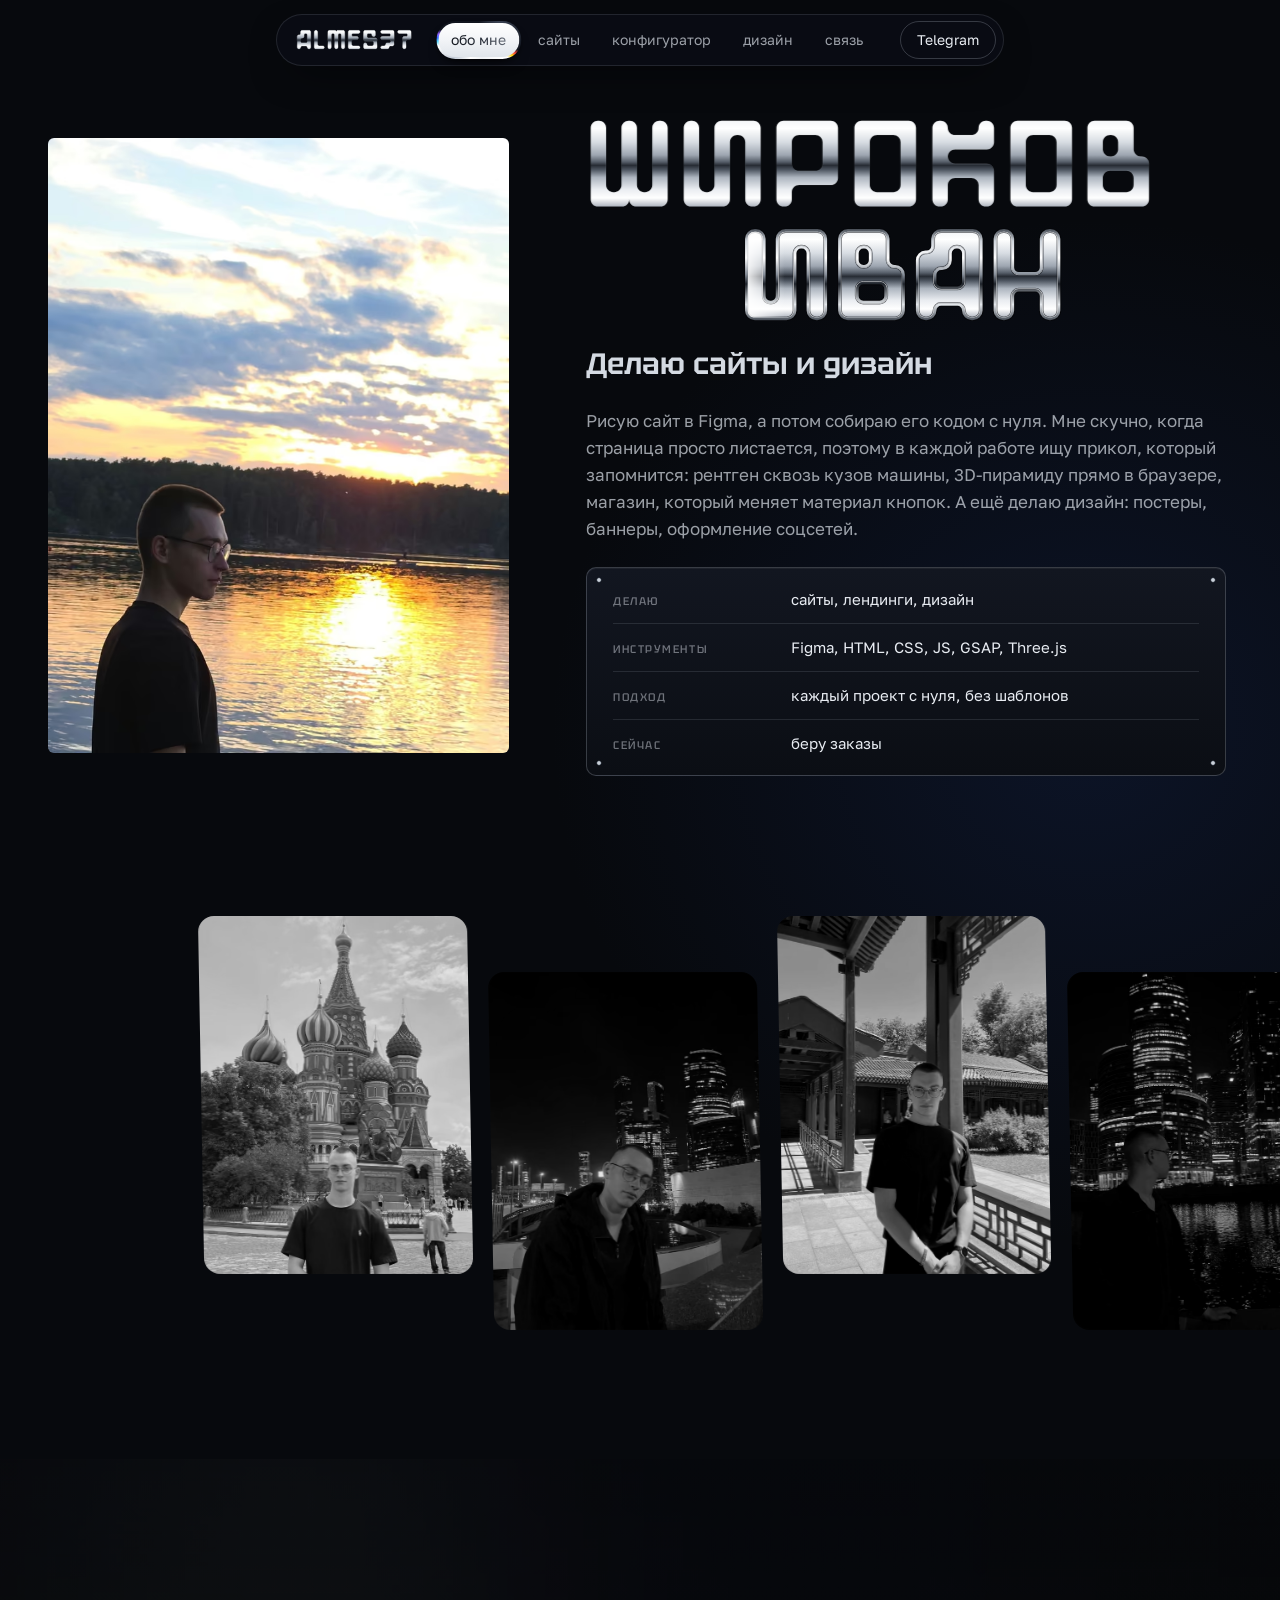
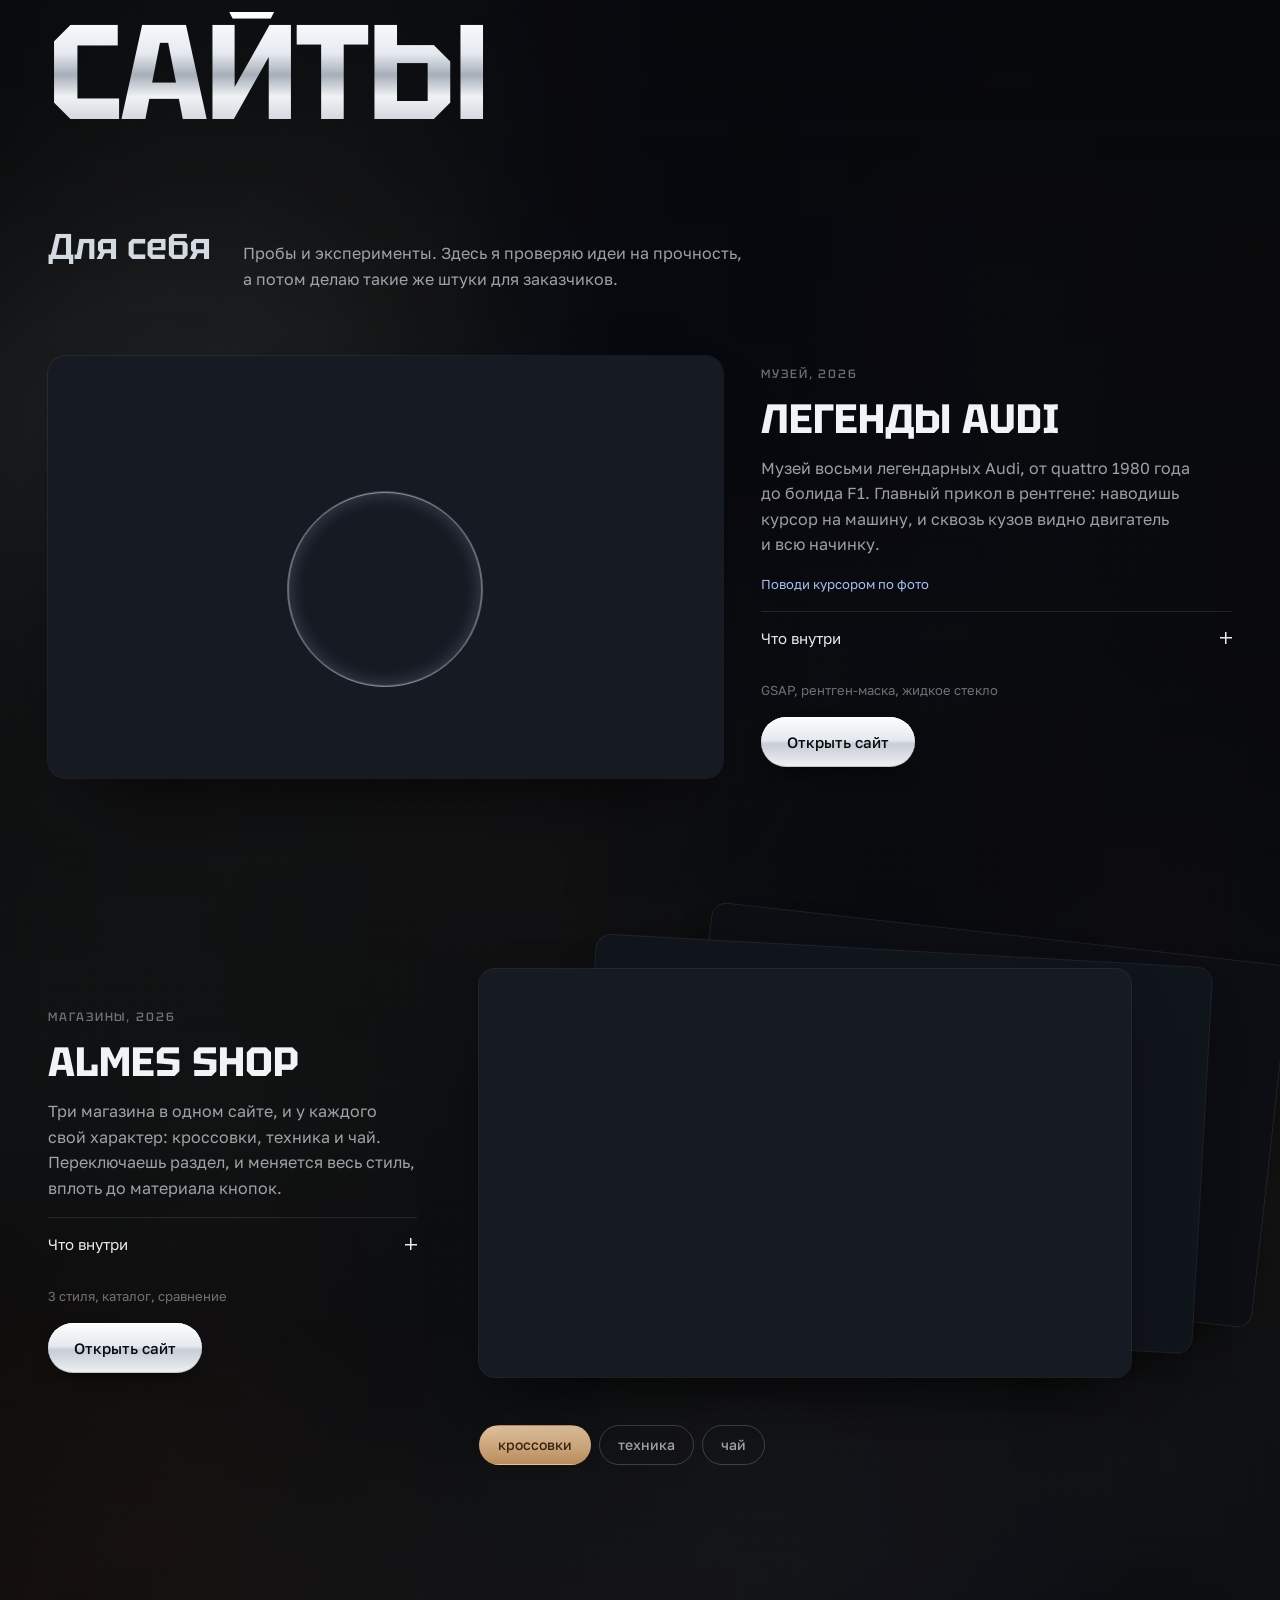
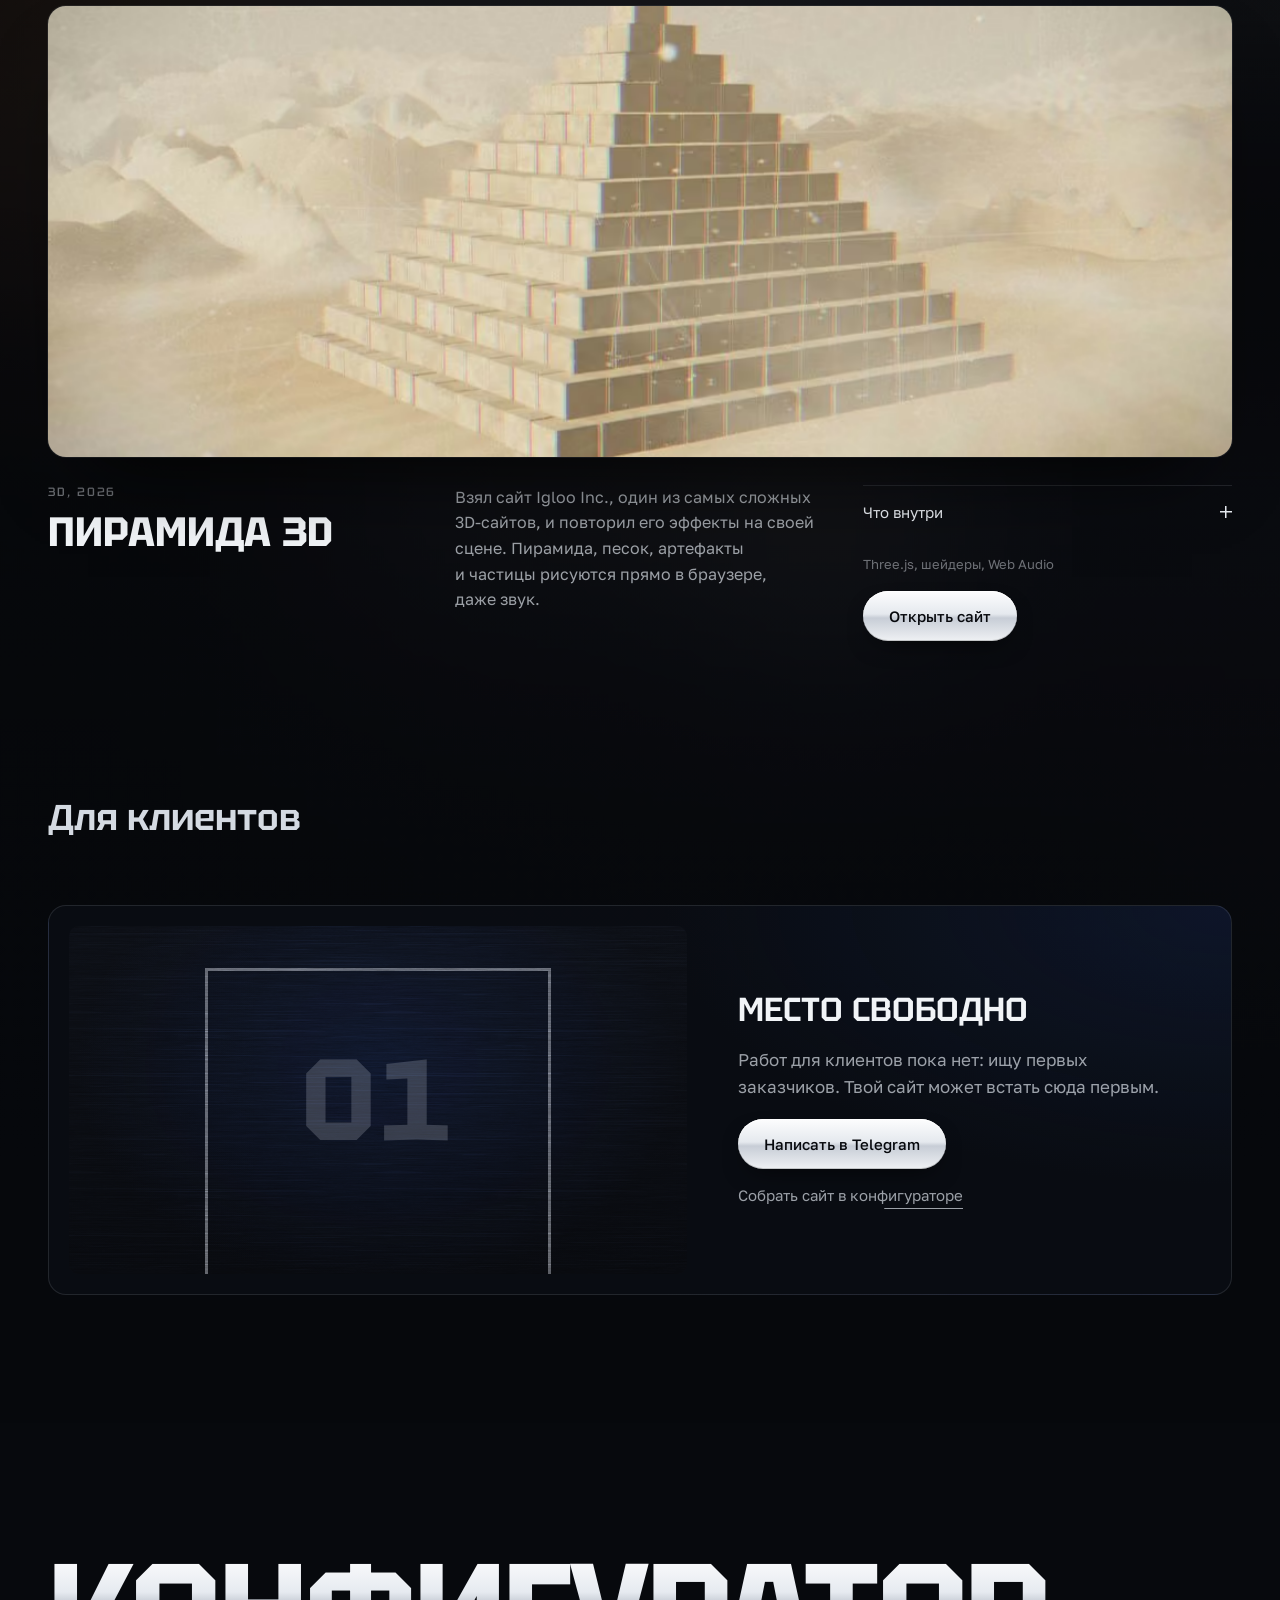
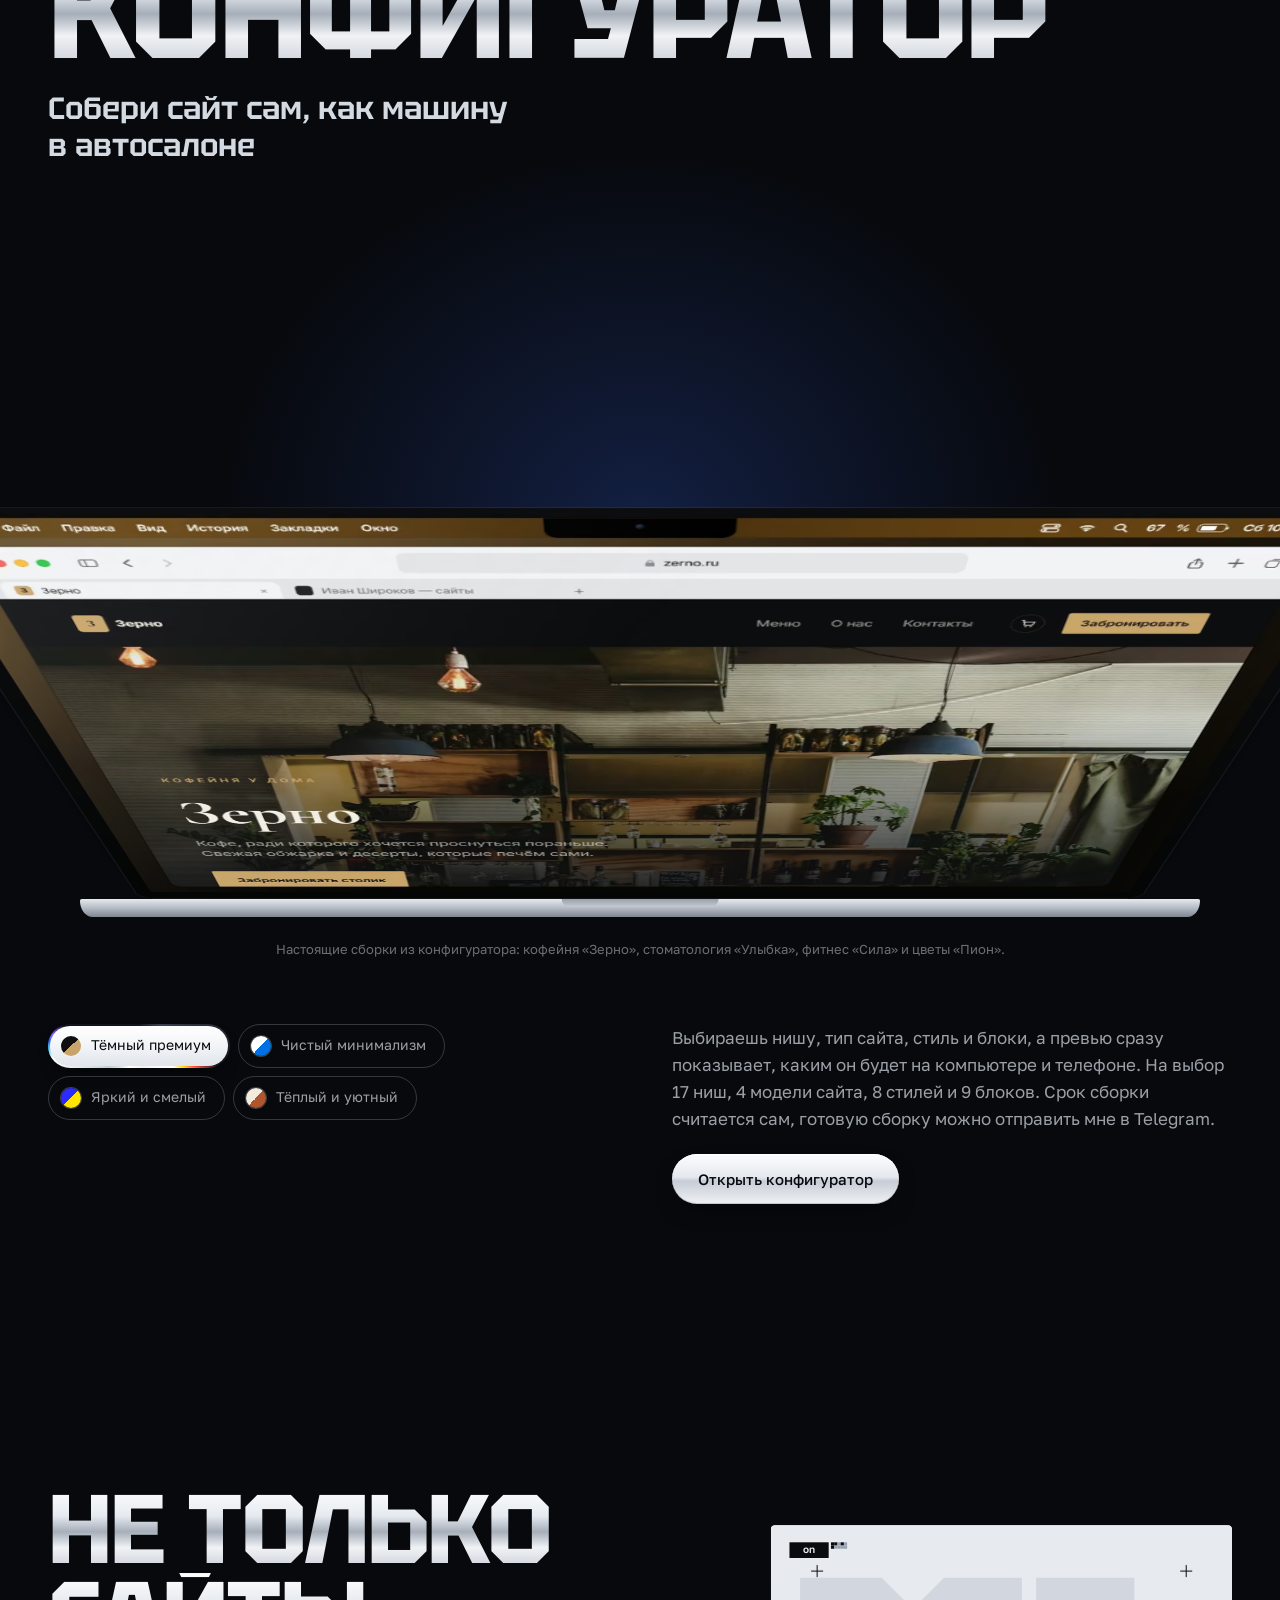
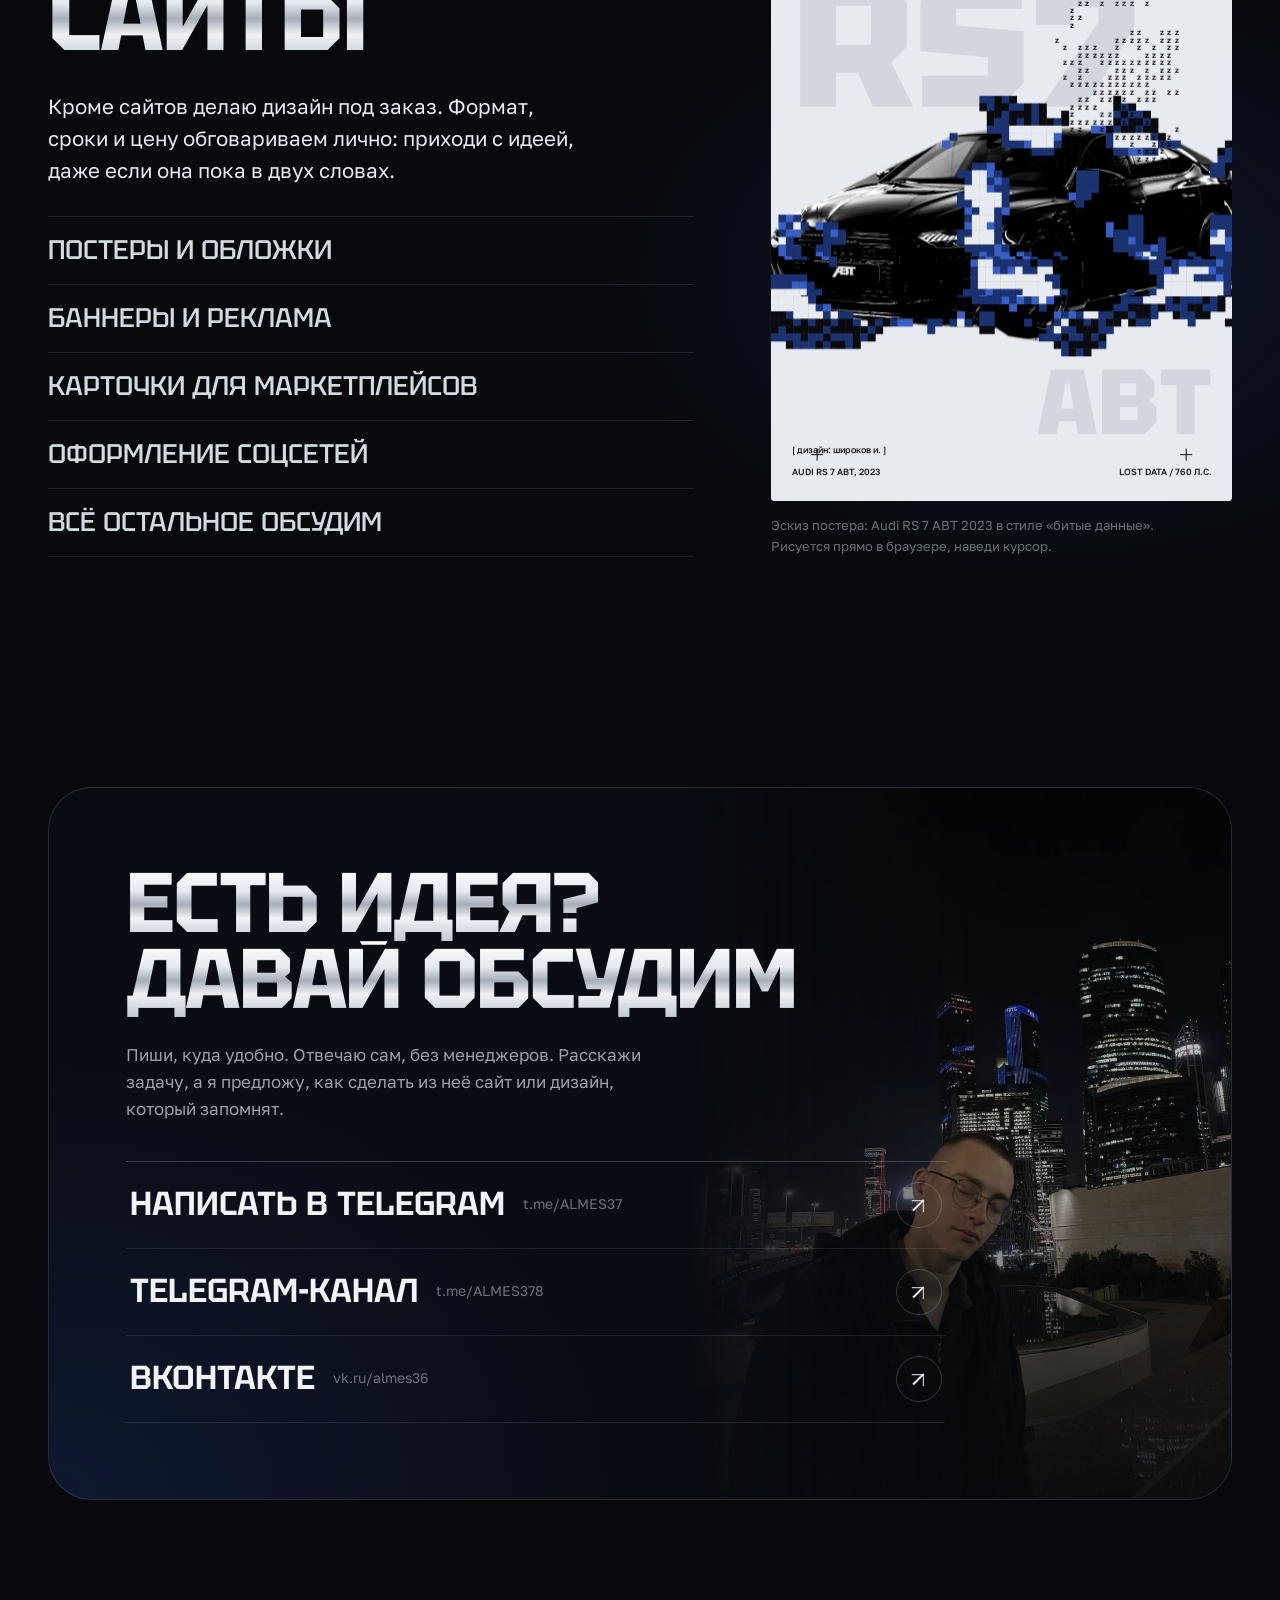
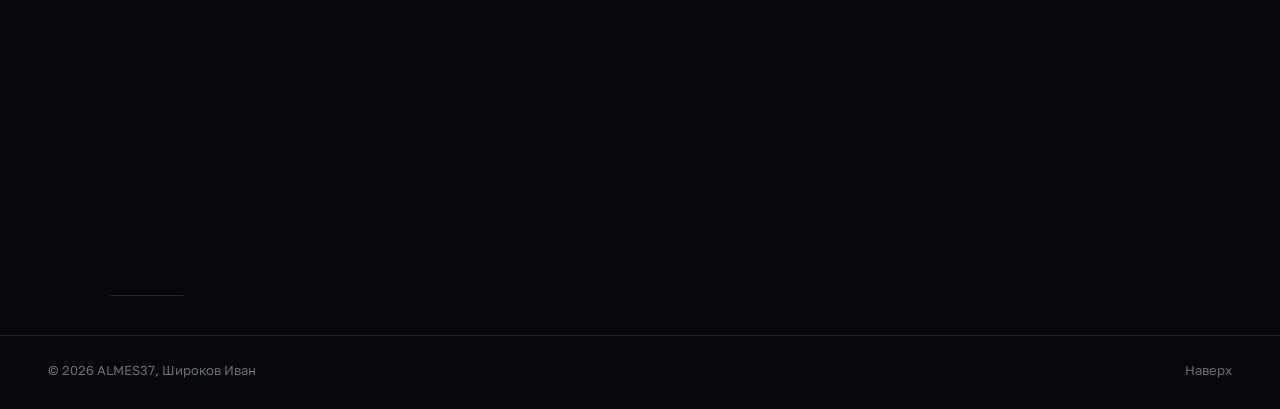
<file: index.html>
<!doctype html>
<html lang="ru">
<head>
  <meta charset="utf-8">
  <meta name="viewport" content="width=device-width, initial-scale=1, viewport-fit=cover">
  <title>Широков Иван (ALMES37): сайты ручной сборки</title>
  <meta name="description" content="Широков Иван рисует сайты в Figma и собирает их кодом с нуля. Рентген сквозь кузов, 3D в браузере и конфигуратор, где сайт собирают, как машину.">
  <meta name="theme-color" content="#07090d">
  <meta name="referrer" content="strict-origin-when-cross-origin">
  <meta http-equiv="Content-Security-Policy" content="default-src 'self'; script-src 'self' 'sha256-TR0A0AtAZ9MmoZnPTWmLkUIKAo1+qEIrjNPkgUAu6yQ='; style-src 'self' 'unsafe-inline'; font-src 'self'; img-src 'self' data:; connect-src 'self'; base-uri 'self'; form-action 'none'; object-src 'none'">

  <meta property="og:type" content="website">
  <meta property="og:title" content="Широков Иван, ALMES37: сайты ручной сборки">
  <meta property="og:description" content="Сайты с нуля: рисую в Figma, собираю кодом. И дизайн под заказ.">
  <meta property="og:image" content="https://almes37.github.io/img/me/sunset-back.jpg">
  <meta property="og:url" content="https://almes37.github.io/">
  <link rel="canonical" href="https://almes37.github.io/">
  <link rel="icon" href="data:image/svg+xml,%3Csvg xmlns='http://www.w3.org/2000/svg' viewBox='0 0 32 32'%3E%3Cdefs%3E%3ClinearGradient id='g' x1='0' y1='0' x2='0' y2='1'%3E%3Cstop offset='0' stop-color='%23fff'/%3E%3Cstop offset='.48' stop-color='%239aa3ad'/%3E%3Cstop offset='.54' stop-color='%23262b33'/%3E%3Cstop offset='1' stop-color='%23e6e9ee'/%3E%3C/linearGradient%3E%3C/defs%3E%3Crect width='32' height='32' rx='8' fill='%2307090d'/%3E%3Cpath d='M9 24V12a4 4 0 0 1 4-4h6a4 4 0 0 1 4 4v12h-4v-5h-6v5Zm4-9h6v-2a1 1 0 0 0-1-1h-4a1 1 0 0 0-1 1Z' fill='url(%23g)'/%3E%3C/svg%3E">

  <!-- Решаем до первой отрисовки, играть ли заставку: иначе на долю секунды мелькнёт готовый экран -->
  <script>(function(d){d.classList.add('js');try{var r=matchMedia('(prefers-reduced-motion: reduce)').matches,p=parseFloat(sessionStorage.getItem('pos')),h=location.hash.length>1&&location.hash!=='#top'&&isNaN(p);if(!r&&!(p>40)&&!h){d.classList.add('intro');setTimeout(function(){if(!window.__intro)d.classList.remove('intro')},3500)}if(!r&&sessionStorage.getItem('leave')){d.classList.add('curtain-in');setTimeout(function(){d.classList.remove('curtain-in')},3000)}}catch(e){}})(document.documentElement);</script>

  <link rel="preload" href="fonts/tektur-cyr.woff2" as="font" type="font/woff2" crossorigin>
  <link rel="preload" href="fonts/golos-cyr.woff2" as="font" type="font/woff2" crossorigin>
  <link rel="stylesheet" href="css/style.css?v=20261027a">
</head>
<body>
  <a class="skip" href="#about">Перейти к&nbsp;содержимому</a>
  <!-- Шторки для переходов: смыкаются к полосе света, как заставка наоборот -->
  <div class="curtain" data-curtain aria-hidden="true"><i class="curtain__half"></i><i class="curtain__half curtain__half--bot"></i><i class="curtain__line"></i></div>
  <svg class="sprite" aria-hidden="true" focusable="false"><defs><path id="gl-A" d="M184 -700C151 -700 125 -674 125 -642V-583C125 -551 99 -525 67 -525H58C26 -525 0 -499 0 -467V-58C0 -26 26 0 58 0H67C99 0 125 -26 125 -58C125 -91 151 -117 184 -117H317C349 -117 376 -91 376 -58C376 -26 402 0 434 0H442C475 0 501 -26 501 -58V-642C501 -674 475 -700 442 -700ZM125 -350C125 -382 151 -408 184 -408H192C224 -408 250 -434 250 -467V-525C250 -557 277 -583 309 -583H317C349 -583 376 -557 376 -525V-292C376 -259 349 -233 317 -233H184C151 -233 125 -259 125 -292Z"/><path id="gl-L" d="M125 -642C125 -674 99 -700 67 -700H58C26 -700 0 -674 0 -642V-58C0 -26 26 0 58 0H317C349 0 376 -26 376 -58C376 -91 349 -117 317 -117H184C151 -117 125 -143 125 -175Z"/><path id="gl-M" d="M371 -700C339 -700 313 -674 313 -642C313 -674 287 -700 255 -700H58C26 -700 0 -674 0 -642V-58C0 -26 26 0 58 0H67C99 0 125 -26 125 -58V-525C125 -557 151 -583 184 -583H192C224 -583 250 -557 250 -525V-58C250 -26 277 0 309 0H317C349 0 376 -26 376 -58V-525C376 -557 402 -583 434 -583H442C475 -583 501 -557 501 -525V-58C501 -26 527 0 559 0H568C600 0 626 -26 626 -58V-642C626 -674 600 -700 568 -700Z"/><path id="gl-E" d="M438 -642C438 -674 412 -700 380 -700H58C26 -700 0 -674 0 -642V-58C0 -26 26 0 58 0H380C412 0 438 -26 438 -58C438 -91 412 -117 380 -117H184C151 -117 125 -143 125 -175V-292C125 -324 151 -350 184 -350H317C349 -350 376 -376 376 -408C376 -441 349 -467 317 -467H184C151 -467 125 -493 125 -525C125 -557 151 -583 184 -583H380C412 -583 438 -609 438 -642Z"/><path id="gl-S" d="M125 -525C125 -557 151 -583 184 -583H255C287 -583 313 -557 313 -525C313 -493 339 -467 371 -467H380C412 -467 438 -493 438 -525V-642C438 -674 412 -700 380 -700H58C26 -700 0 -674 0 -642V-350C0 -318 26 -292 58 -292H317C349 -292 376 -266 376 -233V-175C376 -143 349 -117 317 -117H184C151 -117 125 -143 125 -175C125 -207 99 -233 67 -233H58C26 -233 0 -207 0 -175V-58C0 -26 26 0 58 0H442C475 0 501 -26 501 -58V-350C501 -382 475 -408 442 -408H184C151 -408 125 -435 125 -467Z"/><path id="gl-three" d="M61 -700C28 -700 0 -673 1 -641C2 -609 28 -583 59 -583H318C350 -583 376 -558 377 -526V-524C376 -492 350 -467 318 -467H61C28 -467 0 -440 1 -407C2 -376 28 -350 59 -350H318C350 -350 376 -324 377 -293V-292C377 -260 350 -233 318 -233H247C215 -233 189 -207 189 -175C189 -143 163 -117 130 -117H61C28 -117 0 -90 1 -57C2 -26 28 0 59 0H256C288 0 314 -26 314 -58C314 -91 340 -117 372 -117H443C476 -117 502 -143 502 -175V-642C502 -674 476 -700 443 -700Z"/><path id="gl-seven" d="M0 -642C0 -610 26 -583 58 -583H317C349 -583 376 -557 376 -525C376 -493 349 -467 317 -467H246C214 -467 188 -441 188 -408V-58C188 -26 214 0 246 0H255C287 0 313 -26 313 -58V-292C313 -324 339 -350 371 -350H442C475 -350 501 -376 501 -408V-642C501 -674 475 -700 442 -700H58C26 -700 0 -674 0 -642Z"/><path id="gl-u0428" d="M255 0C287 0 313 -26 313 -58C313 -26 339 0 371 0H568C600 0 626 -26 626 -58V-642C626 -674 600 -700 568 -700H559C527 -700 501 -674 501 -642V-175C501 -143 475 -117 442 -117H434C402 -117 376 -143 376 -175V-642C376 -674 349 -700 317 -700H309C277 -700 250 -674 250 -642V-175C250 -143 224 -117 192 -117H184C151 -117 125 -143 125 -175V-642C125 -674 99 -700 67 -700H58C26 -700 0 -674 0 -642V-58C0 -26 26 0 58 0Z"/><path id="gl-u0418" d="M125 -642C125 -674 99 -700 67 -700H58C26 -700 0 -674 0 -642V-58C0 -26 26 0 58 0H317C349 0 376 -26 376 -58V-525C376 -557 402 -583 434 -583H442C475 -583 501 -557 501 -525V-58C501 -26 527 0 559 0H568C600 0 626 -26 626 -58V-642C626 -674 600 -700 568 -700H309C277 -700 250 -674 250 -642V-175C250 -143 224 -117 192 -117H184C151 -117 125 -143 125 -175Z"/><path id="gl-u0420" d="M0 -58C0 -26 26 0 58 0H67C99 0 125 -26 125 -58V-117C125 -149 151 -175 184 -175H442C475 -175 501 -201 501 -233V-642C501 -674 475 -700 442 -700H58C26 -700 0 -674 0 -642ZM376 -350C376 -318 349 -292 317 -292H184C151 -292 125 -318 125 -350V-525C125 -557 151 -583 184 -583H317C349 -583 376 -557 376 -525Z"/><path id="gl-u041E" d="M58 -700C26 -700 0 -674 0 -642V-58C0 -26 26 0 58 0H442C475 0 501 -26 501 -58V-642C501 -674 475 -700 442 -700ZM184 -117C151 -117 125 -143 125 -175V-525C125 -557 151 -583 184 -583H317C349 -583 376 -557 376 -525V-175C376 -143 349 -117 317 -117Z"/><path id="gl-u041A" d="M376 -641C376 -609 349 -583 317 -583H184C151 -583 125 -609 125 -641V-642C125 -674 99 -700 67 -700H58C26 -700 0 -674 0 -642V-58C0 -26 26 0 58 0H67C99 0 125 -26 125 -58V-175C125 -207 151 -233 184 -233H317C349 -233 376 -207 376 -175V-58C376 -26 402 0 434 0H442C475 0 501 -26 501 -58V-291C501 -324 475 -350 442 -350H184C151 -350 125 -376 125 -408C125 -440 151 -466 184 -466H442C475 -466 501 -493 501 -525V-642C501 -674 475 -700 442 -700H434C402 -700 376 -674 376 -642Z"/><path id="gl-u0412" d="M434 -408C402 -408 376 -435 376 -467V-642C376 -674 349 -700 317 -700H58C26 -700 0 -674 0 -642V-58C0 -26 26 0 58 0H442C475 0 501 -26 501 -58V-350C501 -382 475 -408 442 -408ZM192 -583C224 -583 250 -557 250 -525V-467C250 -435 224 -408 192 -408H184C151 -408 125 -435 125 -467V-525C125 -557 151 -583 184 -583ZM184 -117C151 -117 125 -143 125 -175V-233C125 -266 151 -292 184 -292H317C349 -292 376 -266 376 -233V-175C376 -143 349 -117 317 -117Z"/><path id="gl-u0410" d="M184 -700C151 -700 125 -674 125 -642V-583C125 -551 99 -525 67 -525H58C26 -525 0 -499 0 -467V-58C0 -26 26 0 58 0H67C99 0 125 -26 125 -58C125 -91 151 -117 184 -117H317C349 -117 376 -91 376 -58C376 -26 402 0 434 0H442C475 0 501 -26 501 -58V-642C501 -674 475 -700 442 -700ZM125 -350C125 -382 151 -408 184 -408H192C224 -408 250 -434 250 -467V-525C250 -557 277 -583 309 -583H317C349 -583 376 -557 376 -525V-292C376 -260 349 -233 317 -233H184C151 -233 125 -260 125 -292Z"/><path id="gl-u041D" d="M376 -408C376 -376 349 -350 317 -350H184C151 -350 125 -376 125 -408V-642C125 -674 99 -700 67 -700H58C26 -700 0 -674 0 -642V-58C0 -26 26 0 58 0H67C99 0 125 -26 125 -58V-175C125 -207 151 -233 184 -233H317C349 -233 376 -207 376 -175V-58C376 -26 402 0 434 0H442C475 0 501 -26 501 -58V-642C501 -674 475 -700 442 -700H434C402 -700 376 -674 376 -642Z"/><clipPath id="cp-A"><use href="#gl-A"/></clipPath><clipPath id="cp-L"><use href="#gl-L"/></clipPath><clipPath id="cp-M"><use href="#gl-M"/></clipPath><clipPath id="cp-E"><use href="#gl-E"/></clipPath><clipPath id="cp-S"><use href="#gl-S"/></clipPath><clipPath id="cp-three"><use href="#gl-three"/></clipPath><clipPath id="cp-seven"><use href="#gl-seven"/></clipPath><clipPath id="cp-u0428"><use href="#gl-u0428"/></clipPath><clipPath id="cp-u0418"><use href="#gl-u0418"/></clipPath><clipPath id="cp-u0420"><use href="#gl-u0420"/></clipPath><clipPath id="cp-u041E"><use href="#gl-u041E"/></clipPath><clipPath id="cp-u041A"><use href="#gl-u041A"/></clipPath><clipPath id="cp-u0412"><use href="#gl-u0412"/></clipPath><clipPath id="cp-u0410"><use href="#gl-u0410"/></clipPath><clipPath id="cp-u041D"><use href="#gl-u041D"/></clipPath><linearGradient id="chrome-face" gradientUnits="userSpaceOnUse" x1="0" y1="-700" x2="0" y2="0"><stop offset="0" stop-color="#f4f6f8"/><stop offset=".09" stop-color="#fff"/><stop offset=".25" stop-color="#d8dde3"/><stop offset=".4" stop-color="#9ea6b1"/><stop offset=".48" stop-color="#565e69"/><stop offset=".52" stop-color="#272c34"/><stop offset=".57" stop-color="#4d5560"/><stop offset=".66" stop-color="#adb5bf"/><stop offset=".8" stop-color="#eaedf1"/><stop offset=".9" stop-color="#fff"/><stop offset="1" stop-color="#aeb5bf"/></linearGradient><linearGradient id="chrome-rim" gradientUnits="userSpaceOnUse" x1="0" y1="-730" x2="0" y2="30"><stop offset="0" stop-color="#3a4049"/><stop offset=".14" stop-color="#cfd5dc"/><stop offset=".32" stop-color="#fff"/><stop offset=".5" stop-color="#868e99"/><stop offset=".6" stop-color="#1e232a"/><stop offset=".82" stop-color="#e2e6ea"/><stop offset="1" stop-color="#3d444e"/></linearGradient><linearGradient id="chrome-sweep" x1="0" y1="0" x2="1" y2="0"><stop offset="0" stop-color="#fff" stop-opacity="0"/><stop offset=".38" stop-color="#fff" stop-opacity="0"/><stop offset=".5" stop-color="#fff" stop-opacity=".95"/><stop offset=".62" stop-color="#fff" stop-opacity="0"/><stop offset="1" stop-color="#fff" stop-opacity="0"/></linearGradient><radialGradient id="chrome-spot"><stop offset="0" stop-color="#fff" stop-opacity=".95"/><stop offset=".22" stop-color="#f4f8ff" stop-opacity=".7"/><stop offset=".55" stop-color="#e8f0ff" stop-opacity=".22"/><stop offset="1" stop-color="#e8f0ff" stop-opacity="0"/></radialGradient><radialGradient id="chrome-spark"><stop offset="0" stop-color="#fff" stop-opacity="1"/><stop offset=".35" stop-color="#fff" stop-opacity=".8"/><stop offset="1" stop-color="#fff" stop-opacity="0"/></radialGradient><filter id="chrome-shadow" x="-10%" y="-30%" width="120%" height="180%"><feGaussianBlur stdDeviation="34"/></filter></defs></svg>

  <!-- Шапка: появляется, когда шильдик с первого экрана «садится» в неё -->
  <header class="nav" data-nav>
    <a class="nav__brand" href="#top" aria-label="ALMES37, наверх"><span class="chrome chrome--nav" style="--ar:5.5455" aria-hidden="true"><svg class="chrome__metal" viewBox="-46 -746 4392 792" focusable="false"><g transform="translate(0 0)"><g class="ch"><use href="#gl-A" class="c-out"/><use href="#gl-A" class="c-rim"/><use href="#gl-A" class="c-face"/><g clip-path="url(#cp-A)"><use href="#gl-A" class="c-groove"/><use href="#gl-A" class="c-hi"/></g></g></g><g transform="translate(633 0)"><g class="ch"><use href="#gl-L" class="c-out"/><use href="#gl-L" class="c-rim"/><use href="#gl-L" class="c-face"/><g clip-path="url(#cp-L)"><use href="#gl-L" class="c-groove"/><use href="#gl-L" class="c-hi"/></g></g></g><g transform="translate(1141 0)"><g class="ch"><use href="#gl-M" class="c-out"/><use href="#gl-M" class="c-rim"/><use href="#gl-M" class="c-face"/><g clip-path="url(#cp-M)"><use href="#gl-M" class="c-groove"/><use href="#gl-M" class="c-hi"/></g></g></g><g transform="translate(1899 0)"><g class="ch"><use href="#gl-E" class="c-out"/><use href="#gl-E" class="c-rim"/><use href="#gl-E" class="c-face"/><g clip-path="url(#cp-E)"><use href="#gl-E" class="c-groove"/><use href="#gl-E" class="c-hi"/></g></g></g><g transform="translate(2470 0)"><g class="ch"><use href="#gl-S" class="c-out"/><use href="#gl-S" class="c-rim"/><use href="#gl-S" class="c-face"/><g clip-path="url(#cp-S)"><use href="#gl-S" class="c-groove"/><use href="#gl-S" class="c-hi"/></g></g></g><g transform="translate(3103 0)"><g class="ch"><use href="#gl-three" class="c-out"/><use href="#gl-three" class="c-rim"/><use href="#gl-three" class="c-face"/><g clip-path="url(#cp-three)"><use href="#gl-three" class="c-groove"/><use href="#gl-three" class="c-hi"/></g></g></g><g transform="translate(3737 0)"><g class="ch"><use href="#gl-seven" class="c-out"/><use href="#gl-seven" class="c-rim"/><use href="#gl-seven" class="c-face"/><g clip-path="url(#cp-seven)"><use href="#gl-seven" class="c-groove"/><use href="#gl-seven" class="c-hi"/></g></g></g></svg></span></a>
    <nav class="nav__links" aria-label="Разделы" data-nav-links>
      <a href="#about" data-nav-link="about">обо мне</a>
      <a href="#works" data-nav-link="works">сайты</a>
      <a href="#konfigurator" data-nav-link="konfigurator">конфигуратор</a>
      <a href="#design" data-nav-link="design">дизайн</a>
      <a href="#contact" data-nav-link="contact">связь</a>
      <span class="nav__ind" aria-hidden="true" data-nav-ind></span>
    </nav>
    <a class="nav__tg" href="https://t.me/ALMES37" data-link="tg" target="_blank" rel="noopener noreferrer">Telegram</a>
  </header>

  <main>
    <!-- Первый экран: серебряный экран с хромированным шильдиком -->
    <section class="hero" id="top" aria-label="Первый экран">
      <div class="hero__stage" data-stage>
        <div class="hero__glow" data-glow aria-hidden="true"></div>
        <div class="hero__dark" data-dark aria-hidden="true"></div>
        <div class="frame" data-frame aria-hidden="true"></div>
        <div class="screen" data-screen>
          <div class="screen__metal" data-metal aria-hidden="true"><i class="screen__sheen" data-sheen></i></div>
          <div class="screen__night" data-night aria-hidden="true"></div>

          <div class="screen__ui" data-screen-ui>
            <nav class="screen__nav" aria-label="Разделы">
              <a href="#about" data-intro>обо мне</a>
              <a href="#works" data-intro>сайты</a>
              <a href="#konfigurator" data-intro>конфигуратор</a>
              <a href="#design" data-intro>дизайн</a>
              <a href="#contact" data-intro>связь</a>
            </nav>

            <h1 class="screen__title">
              <span class="ln"><span data-line>Сайты</span></span>
              <span class="ln ln--2"><span data-line>ручной сборки</span></span>
            </h1>

            <div class="screen__side">
              <p data-intro>Рисую сайты в&nbsp;Figma и&nbsp;собираю кодом с&nbsp;нуля. Кто прячется за&nbsp;ником, узнаешь чуть ниже.</p>
              <a class="btn-ink" href="https://t.me/ALMES37" data-link="tg" target="_blank" rel="noopener noreferrer" data-intro>Написать в&nbsp;Telegram</a>
            </div>
          </div>
        </div>

        <div class="hero__badge" data-badge><span class="chrome chrome--hero" style="--ar:5.5455" role="img" aria-label="ALMES37"><svg class="chrome__shadow" viewBox="-46 -746 4392 792" focusable="false"><g filter="url(#chrome-shadow)" transform="translate(0 64)"><use href="#gl-A" x="0"/><use href="#gl-L" x="633"/><use href="#gl-M" x="1141"/><use href="#gl-E" x="1899"/><use href="#gl-S" x="2470"/><use href="#gl-three" x="3103"/><use href="#gl-seven" x="3737"/></g></svg><svg class="chrome__metal" viewBox="-46 -746 4392 792" focusable="false"><g transform="translate(0 0)"><g class="ch"><use href="#gl-A" class="c-out"/><use href="#gl-A" class="c-rim"/><use href="#gl-A" class="c-face"/><g clip-path="url(#cp-A)"><use href="#gl-A" class="c-groove"/><use href="#gl-A" class="c-hi"/></g></g></g><g transform="translate(633 0)"><g class="ch"><use href="#gl-L" class="c-out"/><use href="#gl-L" class="c-rim"/><use href="#gl-L" class="c-face"/><g clip-path="url(#cp-L)"><use href="#gl-L" class="c-groove"/><use href="#gl-L" class="c-hi"/></g></g></g><g transform="translate(1141 0)"><g class="ch"><use href="#gl-M" class="c-out"/><use href="#gl-M" class="c-rim"/><use href="#gl-M" class="c-face"/><g clip-path="url(#cp-M)"><use href="#gl-M" class="c-groove"/><use href="#gl-M" class="c-hi"/></g></g></g><g transform="translate(1899 0)"><g class="ch"><use href="#gl-E" class="c-out"/><use href="#gl-E" class="c-rim"/><use href="#gl-E" class="c-face"/><g clip-path="url(#cp-E)"><use href="#gl-E" class="c-groove"/><use href="#gl-E" class="c-hi"/></g></g></g><g transform="translate(2470 0)"><g class="ch"><use href="#gl-S" class="c-out"/><use href="#gl-S" class="c-rim"/><use href="#gl-S" class="c-face"/><g clip-path="url(#cp-S)"><use href="#gl-S" class="c-groove"/><use href="#gl-S" class="c-hi"/></g></g></g><g transform="translate(3103 0)"><g class="ch"><use href="#gl-three" class="c-out"/><use href="#gl-three" class="c-rim"/><use href="#gl-three" class="c-face"/><g clip-path="url(#cp-three)"><use href="#gl-three" class="c-groove"/><use href="#gl-three" class="c-hi"/></g></g></g><g transform="translate(3737 0)"><g class="ch"><use href="#gl-seven" class="c-out"/><use href="#gl-seven" class="c-rim"/><use href="#gl-seven" class="c-face"/><g clip-path="url(#cp-seven)"><use href="#gl-seven" class="c-groove"/><use href="#gl-seven" class="c-hi"/></g></g></g></svg><svg class="chrome__sweep" viewBox="-46 -746 4392 792" focusable="false"><clipPath id="cpw-hero"><use href="#gl-A" x="0"/><use href="#gl-L" x="633"/><use href="#gl-M" x="1141"/><use href="#gl-E" x="1899"/><use href="#gl-S" x="2470"/><use href="#gl-three" x="3103"/><use href="#gl-seven" x="3737"/></clipPath><g clip-path="url(#cpw-hero)"><rect class="sweep-band" x="-46" y="-746" width="4392" height="792" fill="url(#chrome-sweep)"/><circle class="spot" cx="-4300" cy="0" r="1" fill="url(#chrome-spot)"/><g class="spark" transform="translate(-4300 0)"><ellipse rx="1.1" ry=".055" fill="url(#chrome-spark)"/><ellipse rx=".055" ry=".7" fill="url(#chrome-spark)"/><circle r=".1" fill="#fff"/></g></g></svg></span></div>
        <i class="shutter shutter--top" data-shutter aria-hidden="true"></i>
        <i class="shutter shutter--bot" data-shutter aria-hidden="true"></i>
        <i class="lightbar" data-lightbar aria-hidden="true"></i>
        <i class="lightbar" data-lightbar aria-hidden="true"></i>
      </div>
    </section>

    <!-- Кто за экраном -->
    <section class="about" id="about" aria-labelledby="about-title">
      <div class="wrap about__grid">
        <figure class="portrait" data-portrait>
          <picture>
            <source type="image/avif" srcset="img/me/sunset-profile-720.avif 720w, img/me/sunset-profile-1100.avif 1100w" sizes="(max-width: 860px) 88vw, 34vw">
            <source type="image/webp" srcset="img/me/sunset-profile-720.webp 720w, img/me/sunset-profile-1100.webp 1100w" sizes="(max-width: 860px) 88vw, 34vw">
            <img src="img/me/sunset-profile.jpg" alt="Иван Широков в очках на фоне заката над озером" width="1100" height="1467" decoding="async">
          </picture>
          <canvas data-pixel aria-hidden="true"></canvas>
        </figure>

        <div class="about__text">
          <h2 class="about__name" id="about-title">
            <span class="sr-only">Широков Иван</span>
            <span class="name-flip" data-flip aria-hidden="true"><span class="flip" style="--wa:633;--wb:758"><span class="flip__card"><span class="flip__face flip__face--a"><svg viewBox="-46 -746 655 792" focusable="false" style="--gw:655"><use href="#gl-A" class="c-out"/><use href="#gl-A" class="c-rim"/><use href="#gl-A" class="c-face"/><g clip-path="url(#cp-A)"><use href="#gl-A" class="c-groove"/><use href="#gl-A" class="c-hi"/></g></svg></span><span class="flip__face flip__face--b"><svg viewBox="-46 -746 780 792" focusable="false" style="--gw:780"><use href="#gl-u0428" class="c-out"/><use href="#gl-u0428" class="c-rim"/><use href="#gl-u0428" class="c-face"/><g clip-path="url(#cp-u0428)"><use href="#gl-u0428" class="c-groove"/><use href="#gl-u0428" class="c-hi"/></g></svg></span></span></span><span class="flip" style="--wa:508;--wb:758"><span class="flip__card"><span class="flip__face flip__face--a"><svg viewBox="-46 -746 530 792" focusable="false" style="--gw:530"><use href="#gl-L" class="c-out"/><use href="#gl-L" class="c-rim"/><use href="#gl-L" class="c-face"/><g clip-path="url(#cp-L)"><use href="#gl-L" class="c-groove"/><use href="#gl-L" class="c-hi"/></g></svg></span><span class="flip__face flip__face--b"><svg viewBox="-46 -746 780 792" focusable="false" style="--gw:780"><use href="#gl-u0418" class="c-out"/><use href="#gl-u0418" class="c-rim"/><use href="#gl-u0418" class="c-face"/><g clip-path="url(#cp-u0418)"><use href="#gl-u0418" class="c-groove"/><use href="#gl-u0418" class="c-hi"/></g></svg></span></span></span><span class="flip" style="--wa:758;--wb:633"><span class="flip__card"><span class="flip__face flip__face--a"><svg viewBox="-46 -746 780 792" focusable="false" style="--gw:780"><use href="#gl-M" class="c-out"/><use href="#gl-M" class="c-rim"/><use href="#gl-M" class="c-face"/><g clip-path="url(#cp-M)"><use href="#gl-M" class="c-groove"/><use href="#gl-M" class="c-hi"/></g></svg></span><span class="flip__face flip__face--b"><svg viewBox="-46 -746 655 792" focusable="false" style="--gw:655"><use href="#gl-u0420" class="c-out"/><use href="#gl-u0420" class="c-rim"/><use href="#gl-u0420" class="c-face"/><g clip-path="url(#cp-u0420)"><use href="#gl-u0420" class="c-groove"/><use href="#gl-u0420" class="c-hi"/></g></svg></span></span></span><span class="flip" style="--wa:571;--wb:633"><span class="flip__card"><span class="flip__face flip__face--a"><svg viewBox="-46 -746 593 792" focusable="false" style="--gw:593"><use href="#gl-E" class="c-out"/><use href="#gl-E" class="c-rim"/><use href="#gl-E" class="c-face"/><g clip-path="url(#cp-E)"><use href="#gl-E" class="c-groove"/><use href="#gl-E" class="c-hi"/></g></svg></span><span class="flip__face flip__face--b"><svg viewBox="-46 -746 655 792" focusable="false" style="--gw:655"><use href="#gl-u041E" class="c-out"/><use href="#gl-u041E" class="c-rim"/><use href="#gl-u041E" class="c-face"/><g clip-path="url(#cp-u041E)"><use href="#gl-u041E" class="c-groove"/><use href="#gl-u041E" class="c-hi"/></g></svg></span></span></span><span class="flip" style="--wa:633;--wb:633"><span class="flip__card"><span class="flip__face flip__face--a"><svg viewBox="-46 -746 655 792" focusable="false" style="--gw:655"><use href="#gl-S" class="c-out"/><use href="#gl-S" class="c-rim"/><use href="#gl-S" class="c-face"/><g clip-path="url(#cp-S)"><use href="#gl-S" class="c-groove"/><use href="#gl-S" class="c-hi"/></g></svg></span><span class="flip__face flip__face--b"><svg viewBox="-46 -746 655 792" focusable="false" style="--gw:655"><use href="#gl-u041A" class="c-out"/><use href="#gl-u041A" class="c-rim"/><use href="#gl-u041A" class="c-face"/><g clip-path="url(#cp-u041A)"><use href="#gl-u041A" class="c-groove"/><use href="#gl-u041A" class="c-hi"/></g></svg></span></span></span><span class="flip" style="--wa:634;--wb:633"><span class="flip__card"><span class="flip__face flip__face--a"><svg viewBox="-46 -746 656 792" focusable="false" style="--gw:656"><use href="#gl-three" class="c-out"/><use href="#gl-three" class="c-rim"/><use href="#gl-three" class="c-face"/><g clip-path="url(#cp-three)"><use href="#gl-three" class="c-groove"/><use href="#gl-three" class="c-hi"/></g></svg></span><span class="flip__face flip__face--b"><svg viewBox="-46 -746 655 792" focusable="false" style="--gw:655"><use href="#gl-u041E" class="c-out"/><use href="#gl-u041E" class="c-rim"/><use href="#gl-u041E" class="c-face"/><g clip-path="url(#cp-u041E)"><use href="#gl-u041E" class="c-groove"/><use href="#gl-u041E" class="c-hi"/></g></svg></span></span></span><span class="flip" style="--wa:633;--wb:633"><span class="flip__card"><span class="flip__face flip__face--a"><svg viewBox="-46 -746 655 792" focusable="false" style="--gw:655"><use href="#gl-seven" class="c-out"/><use href="#gl-seven" class="c-rim"/><use href="#gl-seven" class="c-face"/><g clip-path="url(#cp-seven)"><use href="#gl-seven" class="c-groove"/><use href="#gl-seven" class="c-hi"/></g></svg></span><span class="flip__face flip__face--b"><svg viewBox="-46 -746 655 792" focusable="false" style="--gw:655"><use href="#gl-u0412" class="c-out"/><use href="#gl-u0412" class="c-rim"/><use href="#gl-u0412" class="c-face"/><g clip-path="url(#cp-u0412)"><use href="#gl-u0412" class="c-groove"/><use href="#gl-u0412" class="c-hi"/></g></svg></span></span></span></span>
            <span class="name-last" data-name-last aria-hidden="true"><span class="chrome chrome--last" style="--ar:3.3826" aria-hidden="true"><svg class="chrome__metal" viewBox="-46 -746 2679 792" focusable="false"><g transform="translate(0 0)"><g class="ch"><use href="#gl-u0418" class="c-out"/><use href="#gl-u0418" class="c-rim"/><use href="#gl-u0418" class="c-face"/><g clip-path="url(#cp-u0418)"><use href="#gl-u0418" class="c-groove"/><use href="#gl-u0418" class="c-hi"/></g></g></g><g transform="translate(758 0)"><g class="ch"><use href="#gl-u0412" class="c-out"/><use href="#gl-u0412" class="c-rim"/><use href="#gl-u0412" class="c-face"/><g clip-path="url(#cp-u0412)"><use href="#gl-u0412" class="c-groove"/><use href="#gl-u0412" class="c-hi"/></g></g></g><g transform="translate(1391 0)"><g class="ch"><use href="#gl-u0410" class="c-out"/><use href="#gl-u0410" class="c-rim"/><use href="#gl-u0410" class="c-face"/><g clip-path="url(#cp-u0410)"><use href="#gl-u0410" class="c-groove"/><use href="#gl-u0410" class="c-hi"/></g></g></g><g transform="translate(2024 0)"><g class="ch"><use href="#gl-u041D" class="c-out"/><use href="#gl-u041D" class="c-rim"/><use href="#gl-u041D" class="c-face"/><g clip-path="url(#cp-u041D)"><use href="#gl-u041D" class="c-groove"/><use href="#gl-u041D" class="c-hi"/></g></g></g></svg><svg class="chrome__sweep" viewBox="-46 -746 2679 792" focusable="false"><clipPath id="cpw-last"><use href="#gl-u0418" x="0"/><use href="#gl-u0412" x="758"/><use href="#gl-u0410" x="1391"/><use href="#gl-u041D" x="2024"/></clipPath><g clip-path="url(#cpw-last)"><rect class="sweep-band" x="-46" y="-746" width="2679" height="792" fill="url(#chrome-sweep)"/><circle class="spot" cx="-2587" cy="0" r="1" fill="url(#chrome-spot)"/><g class="spark" transform="translate(-2587 0)"><ellipse rx="1.1" ry=".055" fill="url(#chrome-spark)"/><ellipse rx=".055" ry=".7" fill="url(#chrome-spark)"/><circle r=".1" fill="#fff"/></g></g></svg></span></span>
          </h2>
          <p class="about__lead">Делаю сайты и&nbsp;дизайн</p>
          <p class="about__p">
            Рисую сайт в&nbsp;Figma, а&nbsp;потом собираю его кодом с&nbsp;нуля. Мне скучно, когда страница просто листается,
            поэтому в&nbsp;каждой работе ищу прикол, который запомнится: рентген сквозь кузов машины,
            3D-пирамиду прямо в&nbsp;браузере, магазин, который меняет материал кнопок.
            А&nbsp;ещё делаю дизайн: постеры, баннеры, оформление соцсетей.
          </p>
          <dl class="plate" data-reveal="rows">
            <div><dt>Делаю</dt><dd>сайты, лендинги, дизайн</dd></div>
            <div><dt>Инструменты</dt><dd>Figma, HTML, CSS, JS, GSAP, Three.js</dd></div>
            <div><dt>Подход</dt><dd>каждый проект с&nbsp;нуля, без&nbsp;шаблонов</dd></div>
            <div><dt>Сейчас</dt><dd>беру заказы</dd></div>
          </dl>
        </div>
      </div>

      <div class="strip" data-strip aria-label="Фотографии">
        <div class="strip__track" data-strip-track>
          <figure><picture><source type="image/avif" srcset="img/me/red-square-640.avif"><source type="image/webp" srcset="img/me/red-square-640.webp"><img src="img/me/red-square.jpg" alt="Иван на Красной площади у храма Василия Блаженного" width="640" height="853" loading="lazy" decoding="async"></picture></figure>
          <figure><picture><source type="image/avif" srcset="img/me/city-night-640.avif"><source type="image/webp" srcset="img/me/city-night-640.webp"><img src="img/me/city-night.jpg" alt="Иван ночью на фоне небоскрёбов Москва-Сити" width="640" height="853" loading="lazy" decoding="async"></picture></figure>
          <figure><picture><source type="image/avif" srcset="img/me/pavilion-640.avif"><source type="image/webp" srcset="img/me/pavilion-640.webp"><img src="img/me/pavilion.jpg" alt="Иван у красно-зелёной китайской галереи" width="640" height="853" loading="lazy" decoding="async"></picture></figure>
          <figure><picture><source type="image/avif" srcset="img/me/city-river-640.avif"><source type="image/webp" srcset="img/me/city-river-640.webp"><img src="img/me/city-river.jpg" alt="Иван у реки, в воде отражаются огни башен" width="640" height="853" loading="lazy" decoding="async"></picture></figure>
          <figure><picture><source type="image/avif" srcset="img/me/kremlin-640.avif"><source type="image/webp" srcset="img/me/kremlin-640.webp"><img src="img/me/kremlin.jpg" alt="Иван на брусчатке Красной площади, позади Спасская башня" width="640" height="853" loading="lazy" decoding="async"></picture></figure>
          <figure><picture><source type="image/avif" srcset="img/me/city-grass-640.avif"><source type="image/webp" srcset="img/me/city-grass-640.webp"><img src="img/me/city-grass.jpg" alt="Иван сидит на траве спиной, смотрит на Москва-Сити" width="640" height="853" loading="lazy" decoding="async"></picture></figure>
        </div>
      </div>
    </section>

    <!-- Сайты -->
    <section class="works" id="works" aria-labelledby="works-title">
      <div class="works__bg" aria-hidden="true"></div>

      <div class="wrap">
        <h2 class="sec-title" id="works-title" data-lit data-reveal="lines">Сайты</h2>

        <div class="group">
          <div class="group__head">
            <h3 data-reveal="lines">Для&nbsp;себя</h3>
            <p>Пробы и&nbsp;эксперименты. Здесь я&nbsp;проверяю идеи на&nbsp;прочность, а&nbsp;потом делаю такие же&nbsp;штуки для&nbsp;заказчиков.</p>
          </div>

          <!-- Audi: большое фото с рентгеном слева, текст справа -->
          <article class="proj proj--audi">
            <div class="proj__media xray" data-xray data-media>
              <picture>
                <source type="image/avif" srcset="img/work/audi-ext-720.avif 720w, img/work/audi-ext-1200.avif 1200w" sizes="(max-width: 860px) 92vw, 56vw">
                <source type="image/webp" srcset="img/work/audi-ext-720.webp 720w, img/work/audi-ext-1200.webp 1200w" sizes="(max-width: 860px) 92vw, 56vw">
                <img src="img/work/audi-ext.jpg" alt="Чёрная Audi RS 7 ABT на парковке" width="1200" height="675" loading="lazy" decoding="async">
              </picture>
              <picture>
                <source type="image/avif" srcset="img/work/audi-xray-720.avif 720w, img/work/audi-xray-1200.avif 1200w" sizes="(max-width: 860px) 92vw, 56vw">
                <source type="image/webp" srcset="img/work/audi-xray-720.webp 720w, img/work/audi-xray-1200.webp 1200w" sizes="(max-width: 860px) 92vw, 56vw">
                <img class="xray__top" src="img/work/audi-xray.jpg" alt="" width="1200" height="675" loading="lazy" decoding="async">
              </picture>
              <span class="xray__lens" aria-hidden="true"></span>
            </div>
            <div class="proj__body">
              <p class="proj__kind">Музей, 2026</p>
              <h4 class="proj__title" data-reveal="lines">Легенды Audi</h4>
              <p class="proj__text">Музей восьми легендарных Audi, от&nbsp;quattro 1980&nbsp;года до&nbsp;болида F1. Главный прикол в&nbsp;рентгене: наводишь курсор на&nbsp;машину, и&nbsp;сквозь кузов видно двигатель и&nbsp;всю начинку.</p>
              <p class="proj__hint"><span class="only-hover">Поводи курсором по&nbsp;фото</span><span class="only-touch">Коснись фото</span></p>
              <details class="more">
                <summary>Что&nbsp;внутри</summary>
                <ul>
                  <li>Рентген-слой совпадает с&nbsp;фото один в&nbsp;один</li>
                  <li>Анимации при&nbsp;прокрутке в&nbsp;обе стороны</li>
                  <li>Шапка и&nbsp;кнопки из&nbsp;«жидкого стекла», как&nbsp;в&nbsp;iOS</li>
                  <li>На&nbsp;телефоне касание вместо курсора</li>
                </ul>
              </details>
              <p class="proj__stack">GSAP, рентген-маска, жидкое стекло</p>
              <a class="btn-silver" href="https://almes37.github.io/audi-legends/" data-leave>Открыть сайт</a>
            </div>
          </article>

          <!-- Магазины: текст слева, колода из трёх витрин справа -->
          <article class="proj proj--shop">
            <div class="proj__body">
              <p class="proj__kind">Магазины, 2026</p>
              <h4 class="proj__title" data-reveal="lines">ALMES shop</h4>
              <p class="proj__text">Три магазина в&nbsp;одном сайте, и&nbsp;у&nbsp;каждого свой характер: кроссовки, техника и&nbsp;чай. Переключаешь раздел, и&nbsp;меняется весь стиль, вплоть до&nbsp;материала кнопок.</p>
              <details class="more">
                <summary>Что&nbsp;внутри</summary>
                <ul>
                  <li>Кроссовки: замша, кожа и&nbsp;джинса, колесо моделей</li>
                  <li>Техника: блюр и&nbsp;жидкое стекло. В&nbsp;3D только модели, для&nbsp;которых нашлись бесплатные 3D-модели, у&nbsp;остальных официальные фото</li>
                  <li>Чай: нефрит, фонари и&nbsp;дракон, фон меняется кадрами</li>
                  <li>Сравнение техники, как&nbsp;в&nbsp;DNS</li>
                </ul>
              </details>
              <p class="proj__stack">3&nbsp;стиля, каталог, сравнение</p>
              <a class="btn-silver" href="https://almes37.github.io/almes-shop/almes-shop/" data-leave>Открыть сайт</a>
            </div>
            <div class="proj__media shopstack" data-shop>
              <div class="shopstack__deck">
                <figure class="shopstack__card" data-card><picture><source type="image/avif" srcset="img/work/shop-sneakers-720.avif 720w, img/work/shop-sneakers-1200.avif 1200w" sizes="(max-width: 860px) 80vw, 46vw"><source type="image/webp" srcset="img/work/shop-sneakers-720.webp 720w, img/work/shop-sneakers-1200.webp 1200w" sizes="(max-width: 860px) 80vw, 46vw"><img src="img/work/shop-sneakers.jpg" alt="Магазин кроссовок: сетка моделей Puma" width="1200" height="750" loading="lazy" decoding="async"></picture><i class="shopstack__shade"></i></figure>
                <figure class="shopstack__card" data-card><picture><source type="image/avif" srcset="img/work/shop-tech-720.avif 720w, img/work/shop-tech-1200.avif 1200w" sizes="(max-width: 860px) 80vw, 46vw"><source type="image/webp" srcset="img/work/shop-tech-720.webp 720w, img/work/shop-tech-1200.webp 1200w" sizes="(max-width: 860px) 80vw, 46vw"><img src="img/work/shop-tech.jpg" alt="Магазин техники в стиле жидкого стекла" width="1200" height="750" loading="lazy" decoding="async"></picture><i class="shopstack__shade"></i></figure>
                <figure class="shopstack__card" data-card><picture><source type="image/avif" srcset="img/work/shop-tea-720.avif 720w, img/work/shop-tea-1200.avif 1200w" sizes="(max-width: 860px) 80vw, 46vw"><source type="image/webp" srcset="img/work/shop-tea-720.webp 720w, img/work/shop-tea-1200.webp 1200w" sizes="(max-width: 860px) 80vw, 46vw"><img src="img/work/shop-tea.jpg" alt="Магазин чая в китайском стиле с фонарями" width="1200" height="750" loading="lazy" decoding="async"></picture><i class="shopstack__shade"></i></figure>
              </div>
              <div class="shop__tabs" role="group" aria-label="Какой магазин показать">
                <button type="button" class="is-on" aria-pressed="true" data-mat="suede">кроссовки</button>
                <button type="button" aria-pressed="false" data-mat="glass">техника</button>
                <button type="button" aria-pressed="false" data-mat="jade">чай</button>
              </div>
            </div>
          </article>

          <!-- Пирамида: широкий кадр на всю ширину -->
          <article class="proj proj--pyr">
            <div class="proj__media pyr" data-tilt data-media>
              <div class="pyr__img" data-pyr-img>
                <picture>
                  <source type="image/avif" srcset="img/work/pyramid-720.avif 720w, img/work/pyramid-1200.avif 1200w" sizes="(max-width: 860px) 92vw, 90vw">
                  <source type="image/webp" srcset="img/work/pyramid-720.webp 720w, img/work/pyramid-1200.webp 1200w" sizes="(max-width: 860px) 92vw, 90vw">
                  <img src="img/work/pyramid.jpg" alt="3D-пирамида Хеопса из каменных блоков в песчаной дымке" width="1200" height="750" loading="lazy" decoding="async">
                </picture>
              </div>
            </div>
            <div class="proj__body proj__body--wide">
              <div>
                <p class="proj__kind">3D, 2026</p>
                <h4 class="proj__title" data-reveal="lines">Пирамида 3D</h4>
              </div>
              <p class="proj__text">Взял сайт Igloo Inc., один из&nbsp;самых сложных 3D-сайтов, и&nbsp;повторил его эффекты на&nbsp;своей сцене. Пирамида, песок, артефакты и&nbsp;частицы рисуются прямо в&nbsp;браузере, даже звук.</p>
              <div class="proj__aside">
                <details class="more">
                  <summary>Что&nbsp;внутри</summary>
                  <ul>
                    <li>Пирамида разбирается вокруг курсора</li>
                    <li>Песок продавливается и&nbsp;сам заглаживается</li>
                    <li>Артефакты можно крутить мышкой</li>
                    <li>Звук синтезируется в&nbsp;браузере, без&nbsp;аудиофайлов</li>
                  </ul>
                </details>
                <p class="proj__stack">Three.js, шейдеры, Web Audio</p>
                <a class="btn-silver" href="https://almes37.github.io/almes37-pyramid/" data-leave>Открыть сайт</a>
              </div>
            </div>
          </article>
        </div>

        <div class="group group--clients">
          <div class="group__head">
            <h3 data-reveal="lines">Для&nbsp;клиентов</h3>
          </div>
          <!-- Пустое парковочное место: сюда встанет первая работа для клиента -->
          <div class="vacant" data-media>
            <div class="bay" aria-hidden="true"><span class="bay__n">01</span></div>
            <div class="vacant__text">
              <p class="vacant__title">Место свободно</p>
              <p>Работ для&nbsp;клиентов пока нет: ищу первых заказчиков. Твой сайт может встать сюда первым.</p>
              <div class="vacant__actions">
                <a class="btn-silver" href="https://t.me/ALMES37" data-link="tg" target="_blank" rel="noopener noreferrer">Написать в&nbsp;Telegram</a>
                <a class="link-u" href="#konfigurator">Собрать сайт в&nbsp;конфигураторе</a>
              </div>
            </div>
          </div>
        </div>
      </div>
    </section>

    <!-- Конфигуратор -->
    <section class="konf" id="konfigurator" aria-labelledby="konf-title">
      <div class="wrap">
        <div class="konf__head">
          <h2 class="sec-title" id="konf-title" data-lit data-reveal="lines">Конфигуратор</h2>
          <p class="konf__lead">Собери сайт сам, как&nbsp;машину в&nbsp;автосалоне</p>
        </div>

        <figure class="konf__stage">
          <div class="laptop" data-laptop>
            <div class="laptop__lid" data-lid>
              <div class="laptop__screen">
                <picture data-shot class="is-on">
                  <source type="image/avif" srcset="img/work/konfig-premium-720.avif 720w, img/work/konfig-premium-1200.avif 1200w" sizes="(max-width: 860px) 92vw, 70vw">
                  <source type="image/webp" srcset="img/work/konfig-premium-720.webp 720w, img/work/konfig-premium-1200.webp 1200w" sizes="(max-width: 860px) 92vw, 70vw">
                  <img src="img/work/konfig-premium-1200.webp" alt="Сборка в стиле «Тёмный премиум»: сайт кофейни «Зерно»" width="1200" height="790" loading="lazy" decoding="async">
                </picture>
                <picture data-shot>
                  <source type="image/avif" srcset="img/work/konfig-minimal-720.avif 720w, img/work/konfig-minimal-1200.avif 1200w" sizes="(max-width: 860px) 92vw, 70vw">
                  <source type="image/webp" srcset="img/work/konfig-minimal-720.webp 720w, img/work/konfig-minimal-1200.webp 1200w" sizes="(max-width: 860px) 92vw, 70vw">
                  <img src="img/work/konfig-minimal-1200.webp" alt="Сборка в стиле «Чистый минимализм»: сайт стоматологии «Улыбка»" width="1200" height="790" loading="lazy" decoding="async">
                </picture>
                <picture data-shot>
                  <source type="image/avif" srcset="img/work/konfig-bold-720.avif 720w, img/work/konfig-bold-1200.avif 1200w" sizes="(max-width: 860px) 92vw, 70vw">
                  <source type="image/webp" srcset="img/work/konfig-bold-720.webp 720w, img/work/konfig-bold-1200.webp 1200w" sizes="(max-width: 860px) 92vw, 70vw">
                  <img src="img/work/konfig-bold-1200.webp" alt="Сборка в стиле «Яркий и смелый»: сайт фитнес-студии «Сила»" width="1200" height="790" loading="lazy" decoding="async">
                </picture>
                <picture data-shot>
                  <source type="image/avif" srcset="img/work/konfig-cozy-720.avif 720w, img/work/konfig-cozy-1200.avif 1200w" sizes="(max-width: 860px) 92vw, 70vw">
                  <source type="image/webp" srcset="img/work/konfig-cozy-720.webp 720w, img/work/konfig-cozy-1200.webp 1200w" sizes="(max-width: 860px) 92vw, 70vw">
                  <img src="img/work/konfig-cozy-1200.webp" alt="Сборка в стиле «Тёплый и уютный»: сайт цветочной мастерской «Пион»" width="1200" height="790" loading="lazy" decoding="async">
                </picture>
                <i class="laptop__glare" aria-hidden="true"></i>
              </div>
            </div>
            <div class="laptop__base" aria-hidden="true"></div>
          </div>
          <figcaption>Настоящие сборки из&nbsp;конфигуратора: кофейня «Зерно», стоматология «Улыбка», фитнес «Сила» и&nbsp;цветы «Пион».</figcaption>
        </figure>

        <div class="konf__foot">
          <div class="konf__styles" role="group" aria-label="Стиль сайта" data-styles>
            <button type="button" class="is-on" aria-pressed="true" style="--s1:#0e0e10;--s2:#c9a46a">Тёмный премиум</button>
            <button type="button" aria-pressed="false" style="--s1:#ffffff;--s2:#0071e3">Чистый минимализм</button>
            <button type="button" aria-pressed="false" style="--s1:#2b2bff;--s2:#ffe500">Яркий и&nbsp;смелый</button>
            <button type="button" aria-pressed="false" style="--s1:#f4ebdf;--s2:#b0562e">Тёплый и&nbsp;уютный</button>
          </div>
          <div class="konf__text">
            <p>Выбираешь нишу, тип сайта, стиль и&nbsp;блоки, а&nbsp;превью сразу показывает, каким он&nbsp;будет на&nbsp;компьютере и&nbsp;телефоне. На&nbsp;выбор 17&nbsp;ниш, 4&nbsp;модели сайта, 8&nbsp;стилей и&nbsp;9&nbsp;блоков. Срок сборки считается сам, готовую сборку можно отправить мне в&nbsp;Telegram.</p>
            <a class="btn-silver" href="https://almes37.github.io/konfigurator/" data-leave>Открыть конфигуратор</a>
          </div>
        </div>
      </div>
    </section>

    <!-- Дизайн -->
    <section class="design" id="design" aria-labelledby="design-title">
      <div class="wrap">
        <div class="design__grid">
          <div class="design__text">
            <h2 class="sec-title" id="design-title" data-lit data-reveal="lines">Не&nbsp;только<br>сайты</h2>
            <p class="design__lead">
              Кроме сайтов делаю дизайн под заказ. Формат, сроки и&nbsp;цену обговариваем лично:
              приходи с&nbsp;идеей, даже если она пока в&nbsp;двух словах.
            </p>
            <ul class="services" data-reveal="rows">
              <li>Постеры и&nbsp;обложки</li>
              <li>Баннеры и&nbsp;реклама</li>
              <li>Карточки для&nbsp;маркетплейсов</li>
              <li>Оформление соцсетей</li>
              <li>Всё остальное обсудим</li>
            </ul>
          </div>

          <figure class="poster">
            <canvas data-poster data-media data-round="4" role="img" aria-label="Постер: чёрная Audi RS 7 ABT 2023 года в стиле битых данных, пиксели осыпаются синим"></canvas>
            <figcaption>Эскиз постера: Audi RS 7 ABT 2023&nbsp;в&nbsp;стиле «битые данные». Рисуется прямо в&nbsp;браузере, наведи курсор.</figcaption>
          </figure>
        </div>
      </div>
    </section>

    <!-- Связь -->
    <section class="contact" id="contact" aria-labelledby="contact-title">
      <div class="wrap">
        <div class="plate-c">
          <div class="plate-c__bg" aria-hidden="true"></div>
          <div class="plate-c__inner">
            <h2 class="sec-title plate-c__title" id="contact-title" data-lit data-reveal="lines">Есть идея?<br>Давай обсудим</h2>
            <p class="plate-c__text">Пиши, куда удобно. Отвечаю сам, без&nbsp;менеджеров. Расскажи задачу, а&nbsp;я&nbsp;предложу, как&nbsp;сделать из&nbsp;неё сайт или&nbsp;дизайн, который запомнят.</p>

            <ul class="links" data-reveal="rows">
              <li><a class="link" href="https://t.me/ALMES37" data-link="tg" target="_blank" rel="noopener noreferrer"><span class="link__name">Написать в&nbsp;Telegram</span><span class="link__sub" data-link-sub>@ALMES37</span><i class="link__arr" aria-hidden="true"></i></a></li>
              <li><a class="link" href="https://t.me/ALMES378" data-link="tgChannel" target="_blank" rel="noopener noreferrer"><span class="link__name">Telegram-канал</span><span class="link__sub" data-link-sub>t.me/ALMES378</span><i class="link__arr" aria-hidden="true"></i></a></li>
              <li hidden><a class="link" href="#" data-link="vk"><span class="link__name">ВКонтакте</span><span class="link__sub" data-link-sub></span><i class="link__arr" aria-hidden="true"></i></a></li>
              <li hidden><a class="link" href="#" data-link="mail"><span class="link__name">Почта</span><span class="link__sub" data-link-sub></span><i class="link__arr" aria-hidden="true"></i></a></li>
            </ul>
          </div>
        </div>
      </div>
    </section>
  </main>

  <footer class="foot" data-foot>
    <div class="foot__big"><span class="chrome chrome--foot" style="--ar:5.5455" aria-hidden="true"><svg class="chrome__metal" viewBox="-46 -746 4392 792" focusable="false"><g transform="translate(0 0)"><g class="ch"><use href="#gl-A" class="c-out"/><use href="#gl-A" class="c-rim"/><use href="#gl-A" class="c-face"/><g clip-path="url(#cp-A)"><use href="#gl-A" class="c-groove"/><use href="#gl-A" class="c-hi"/></g></g></g><g transform="translate(633 0)"><g class="ch"><use href="#gl-L" class="c-out"/><use href="#gl-L" class="c-rim"/><use href="#gl-L" class="c-face"/><g clip-path="url(#cp-L)"><use href="#gl-L" class="c-groove"/><use href="#gl-L" class="c-hi"/></g></g></g><g transform="translate(1141 0)"><g class="ch"><use href="#gl-M" class="c-out"/><use href="#gl-M" class="c-rim"/><use href="#gl-M" class="c-face"/><g clip-path="url(#cp-M)"><use href="#gl-M" class="c-groove"/><use href="#gl-M" class="c-hi"/></g></g></g><g transform="translate(1899 0)"><g class="ch"><use href="#gl-E" class="c-out"/><use href="#gl-E" class="c-rim"/><use href="#gl-E" class="c-face"/><g clip-path="url(#cp-E)"><use href="#gl-E" class="c-groove"/><use href="#gl-E" class="c-hi"/></g></g></g><g transform="translate(2470 0)"><g class="ch"><use href="#gl-S" class="c-out"/><use href="#gl-S" class="c-rim"/><use href="#gl-S" class="c-face"/><g clip-path="url(#cp-S)"><use href="#gl-S" class="c-groove"/><use href="#gl-S" class="c-hi"/></g></g></g><g transform="translate(3103 0)"><g class="ch"><use href="#gl-three" class="c-out"/><use href="#gl-three" class="c-rim"/><use href="#gl-three" class="c-face"/><g clip-path="url(#cp-three)"><use href="#gl-three" class="c-groove"/><use href="#gl-three" class="c-hi"/></g></g></g><g transform="translate(3737 0)"><g class="ch"><use href="#gl-seven" class="c-out"/><use href="#gl-seven" class="c-rim"/><use href="#gl-seven" class="c-face"/><g clip-path="url(#cp-seven)"><use href="#gl-seven" class="c-groove"/><use href="#gl-seven" class="c-hi"/></g></g></g></svg><svg class="chrome__sweep" viewBox="-46 -746 4392 792" focusable="false"><clipPath id="cpw-foot"><use href="#gl-A" x="0"/><use href="#gl-L" x="633"/><use href="#gl-M" x="1141"/><use href="#gl-E" x="1899"/><use href="#gl-S" x="2470"/><use href="#gl-three" x="3103"/><use href="#gl-seven" x="3737"/></clipPath><g clip-path="url(#cpw-foot)"><rect class="sweep-band" x="-46" y="-746" width="4392" height="792" fill="url(#chrome-sweep)"/><circle class="spot" cx="-4300" cy="0" r="1" fill="url(#chrome-spot)"/><g class="spark" transform="translate(-4300 0)"><ellipse rx="1.1" ry=".055" fill="url(#chrome-spark)"/><ellipse rx=".055" ry=".7" fill="url(#chrome-spark)"/><circle r=".1" fill="#fff"/></g></g></svg></span></div>
    <div class="wrap foot__row">
      <span>© 2026 ALMES37, Широков Иван</span>
      <a href="#top" data-top>Наверх</a>
    </div>
  </footer>

  <script src="js/vendor/gsap.min.js?v=3.15.0" defer></script>
  <script src="js/vendor/ScrollTrigger.min.js?v=3.15.0" defer></script>
  <script src="js/pixels.js?v=20261027a" defer></script>
  <script src="js/main.js?v=20261027a" defer></script>
</body>
</html>
</file>
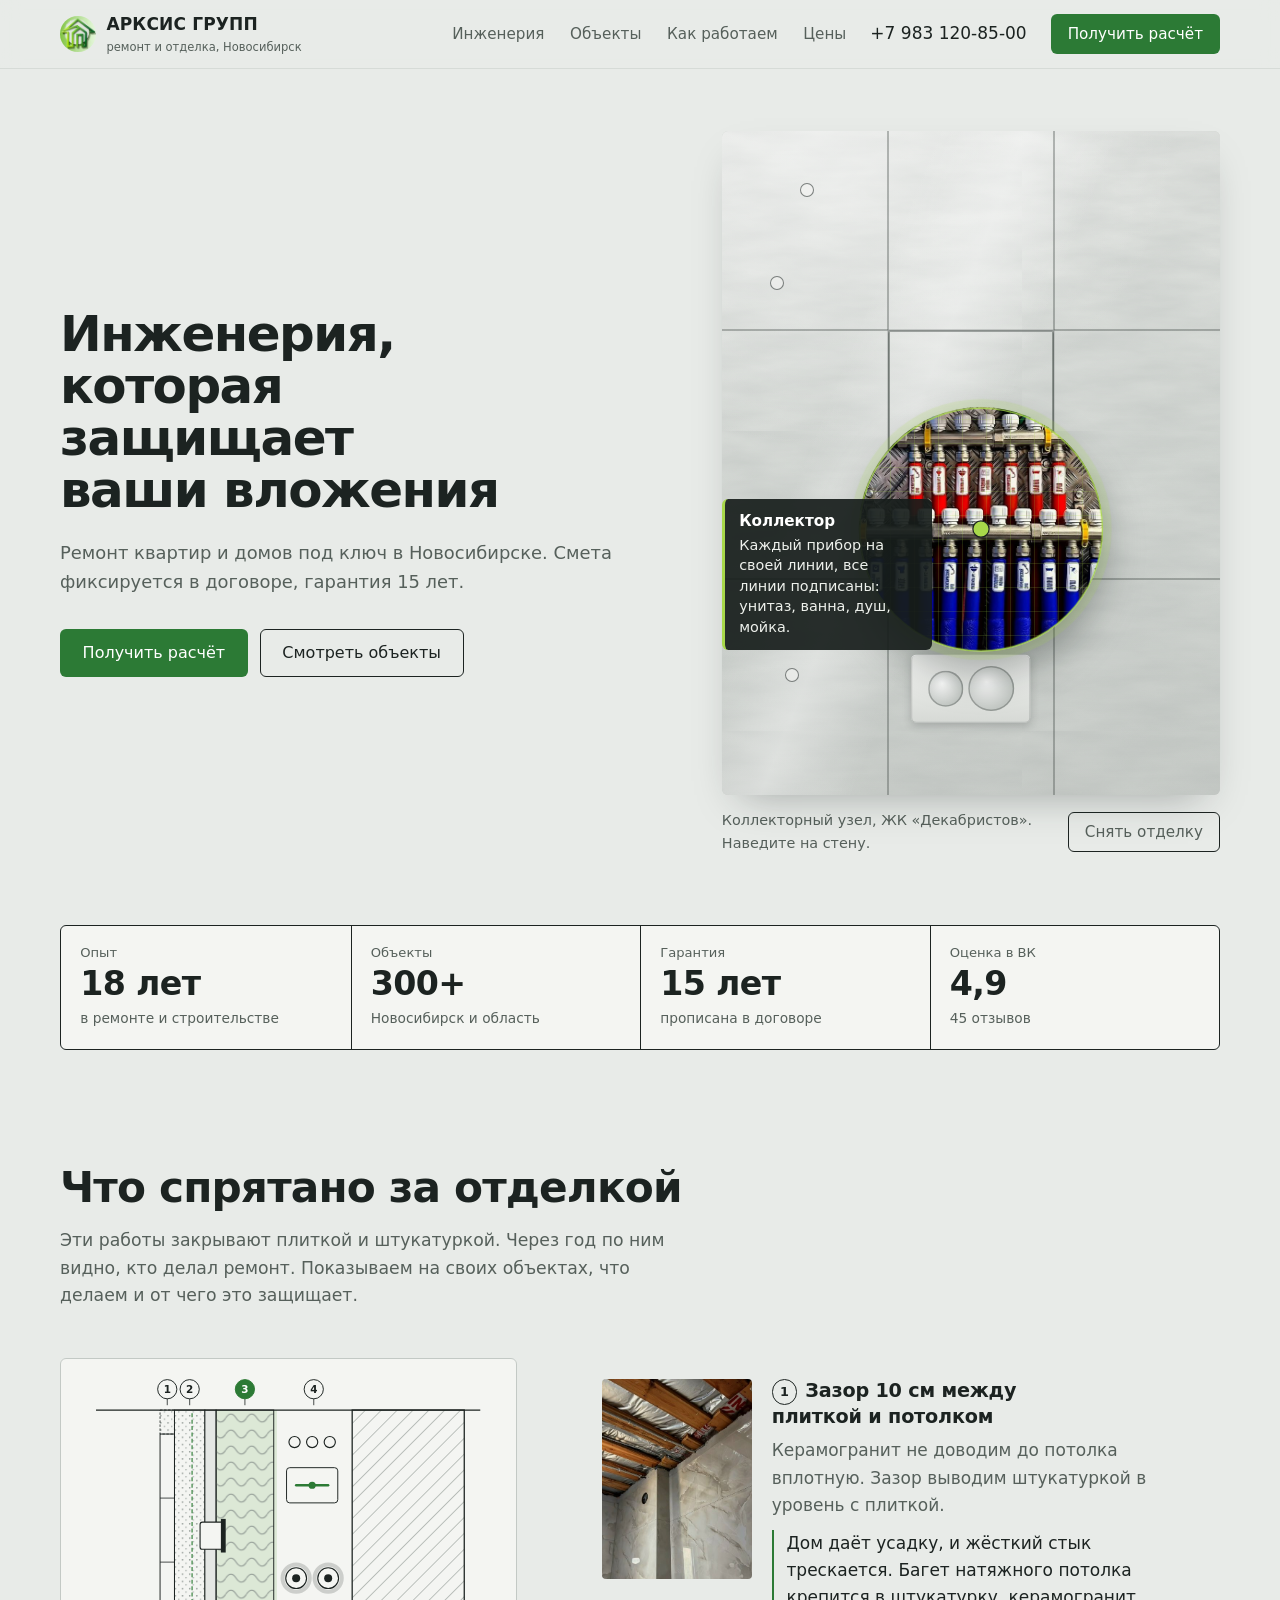
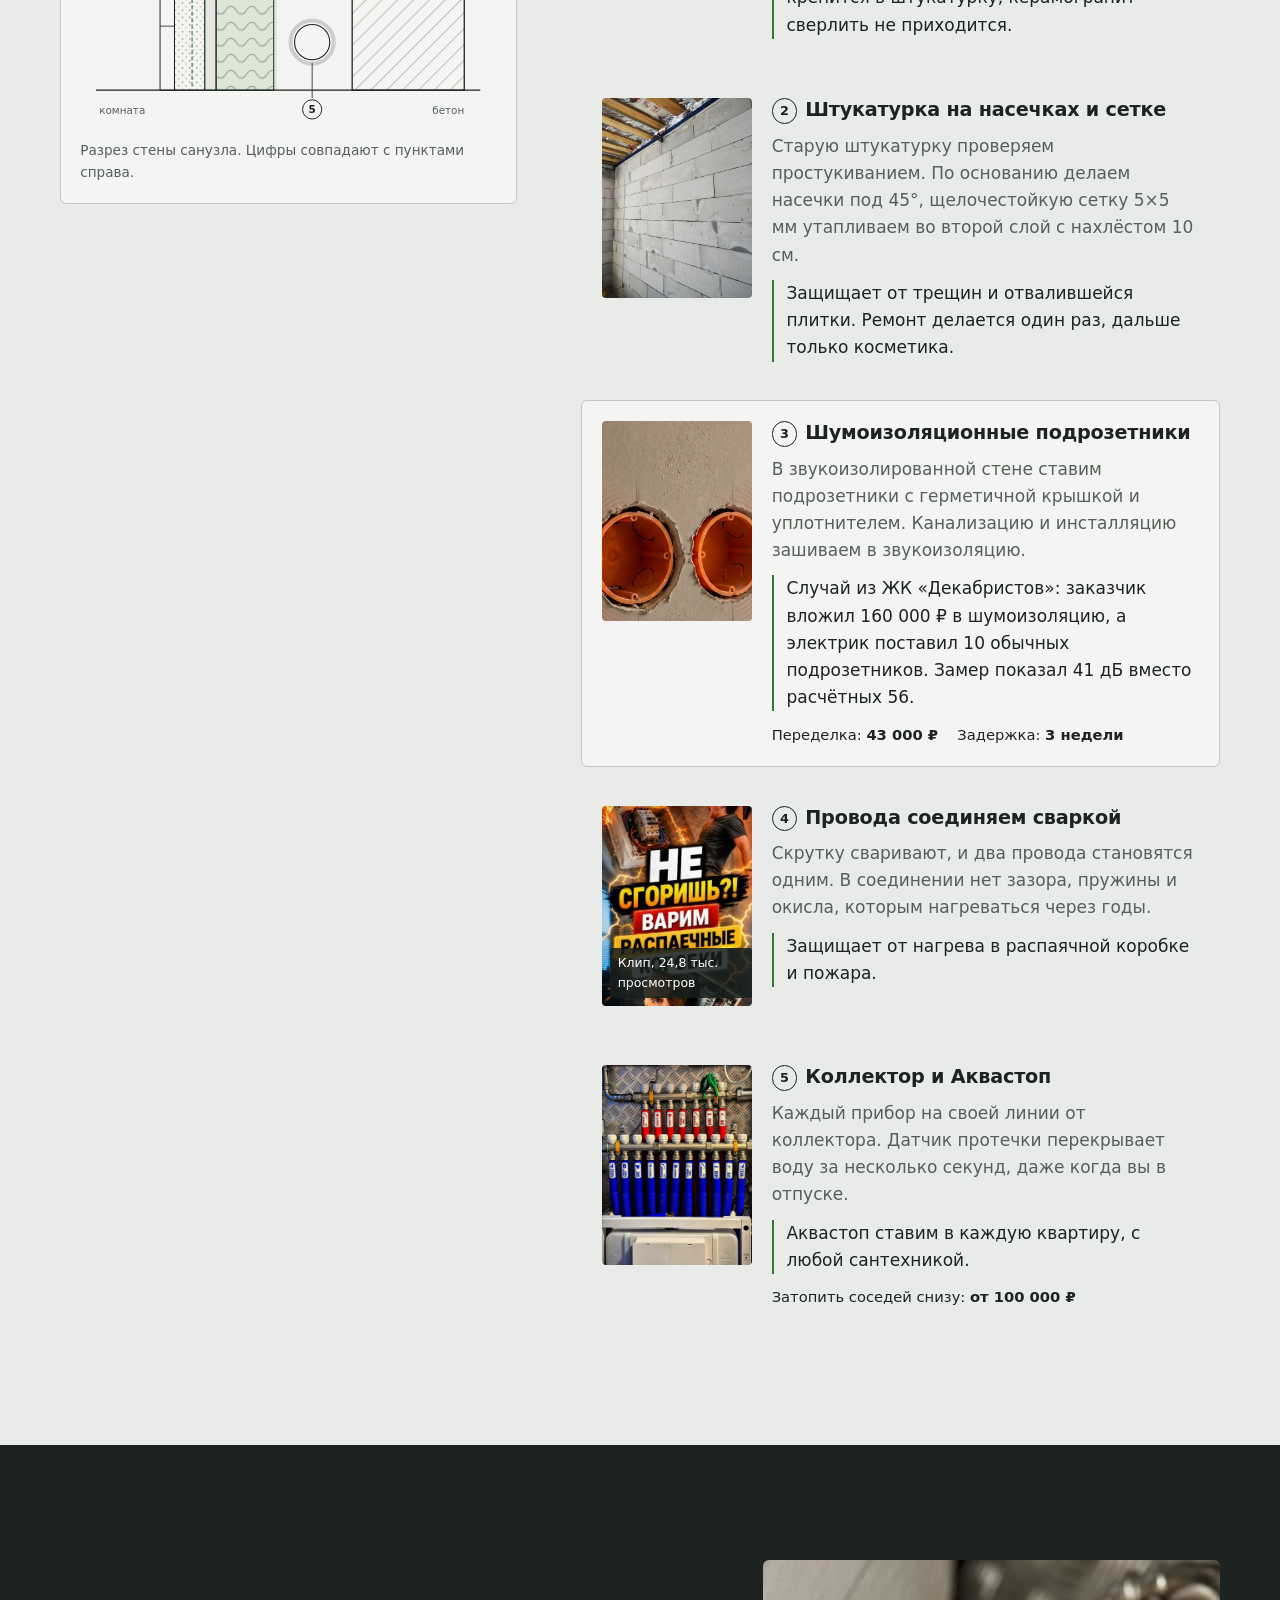
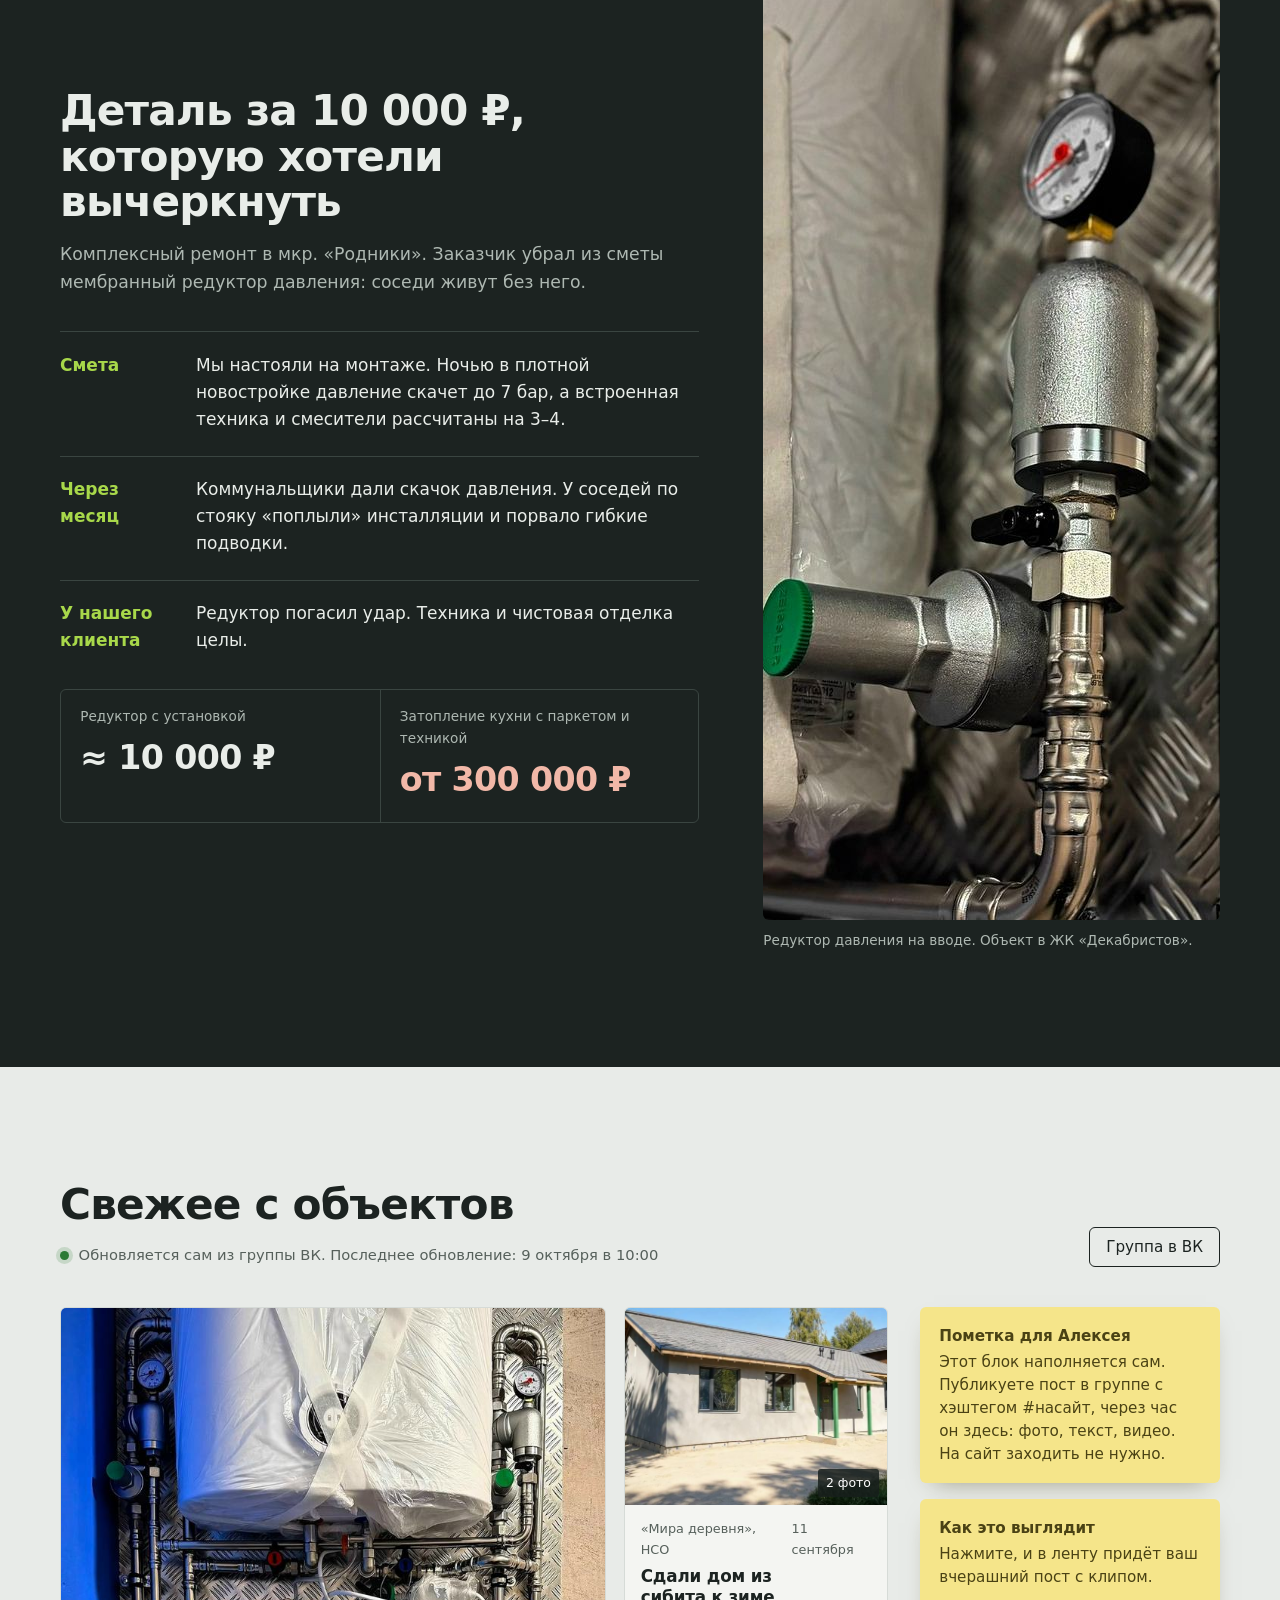
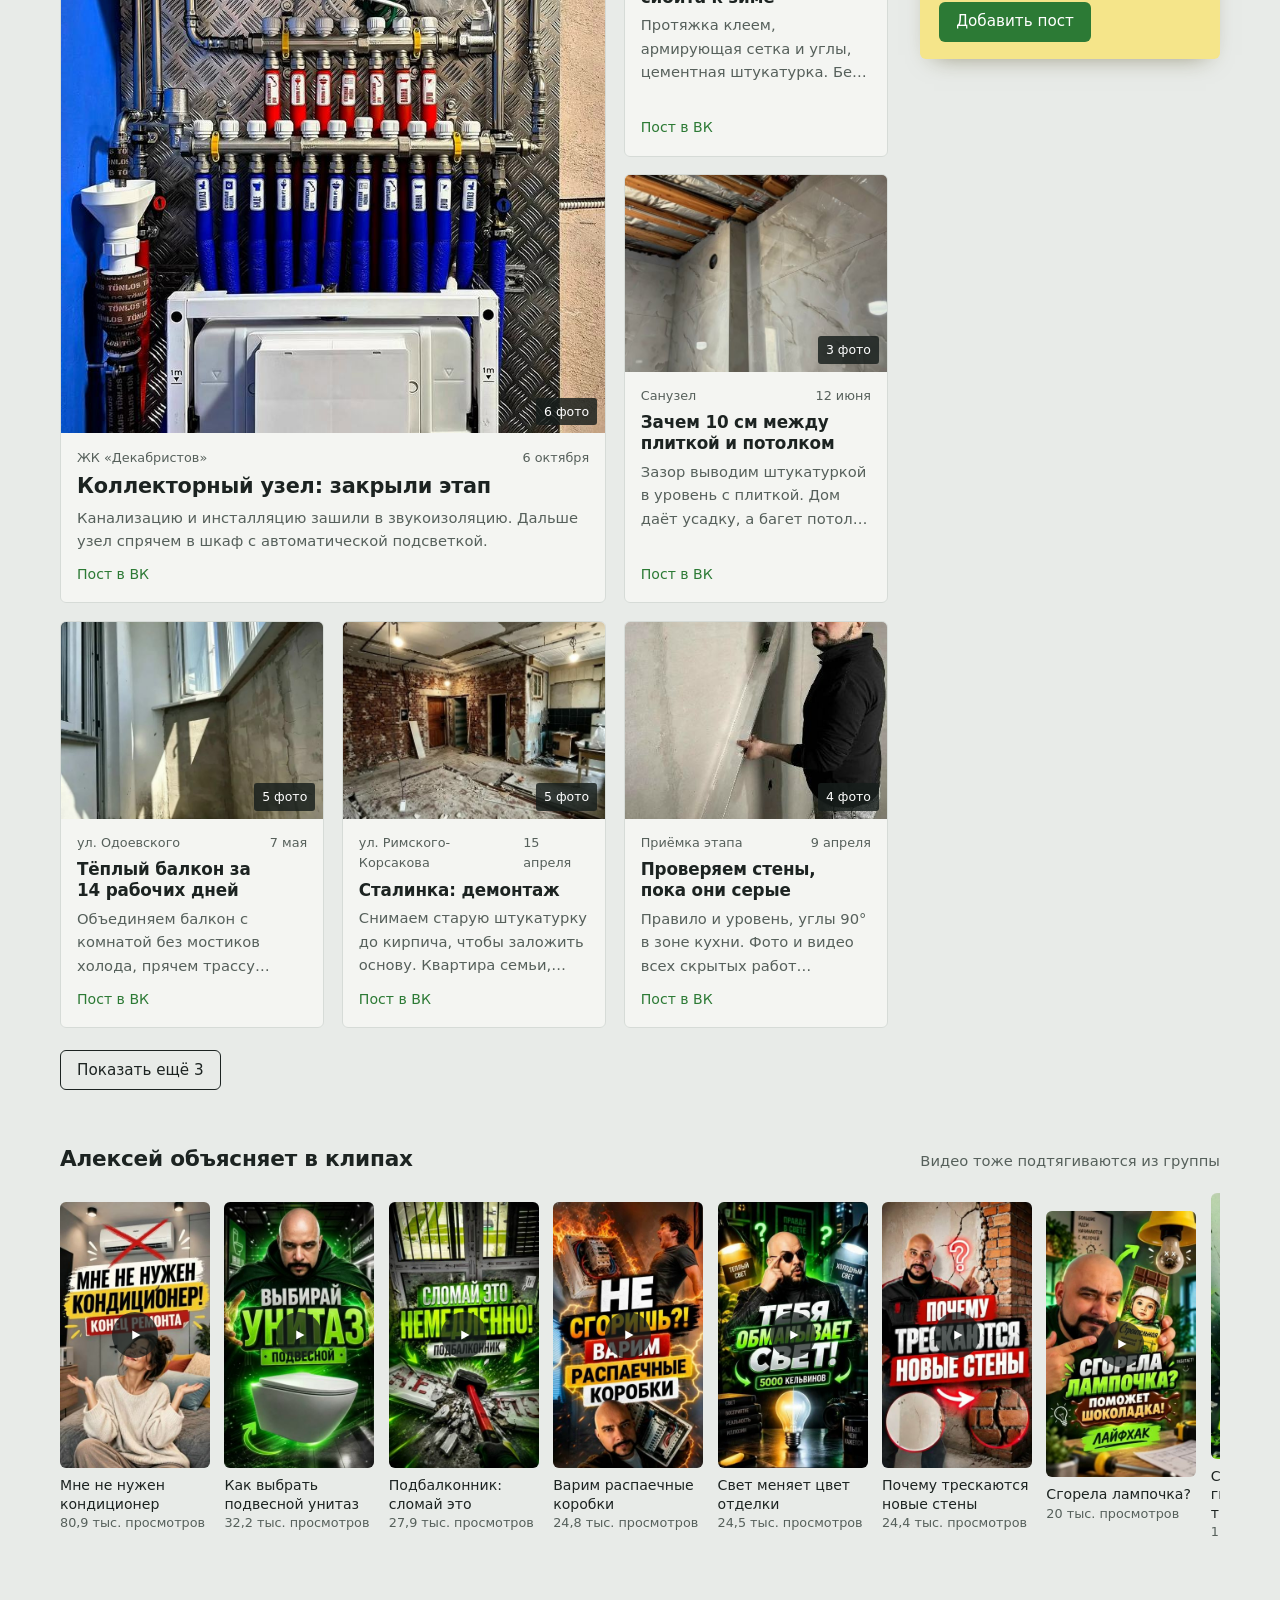
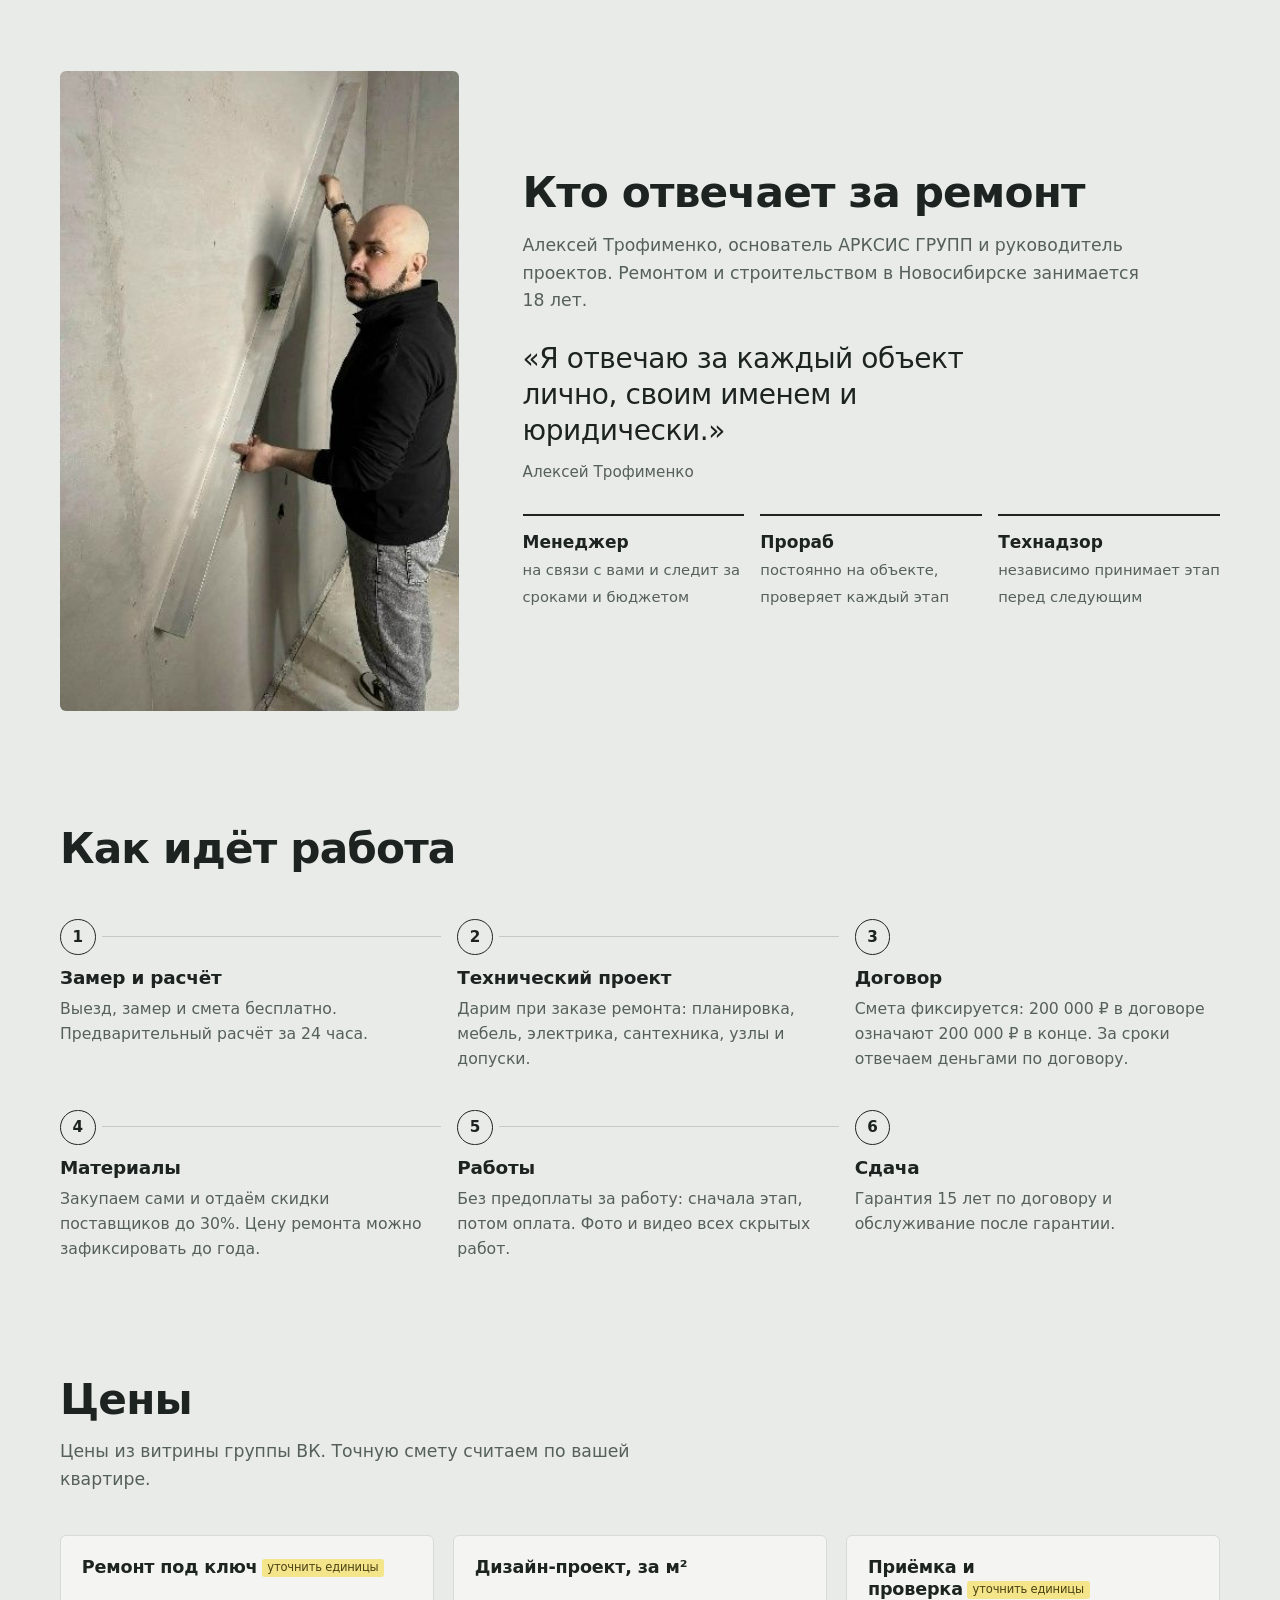
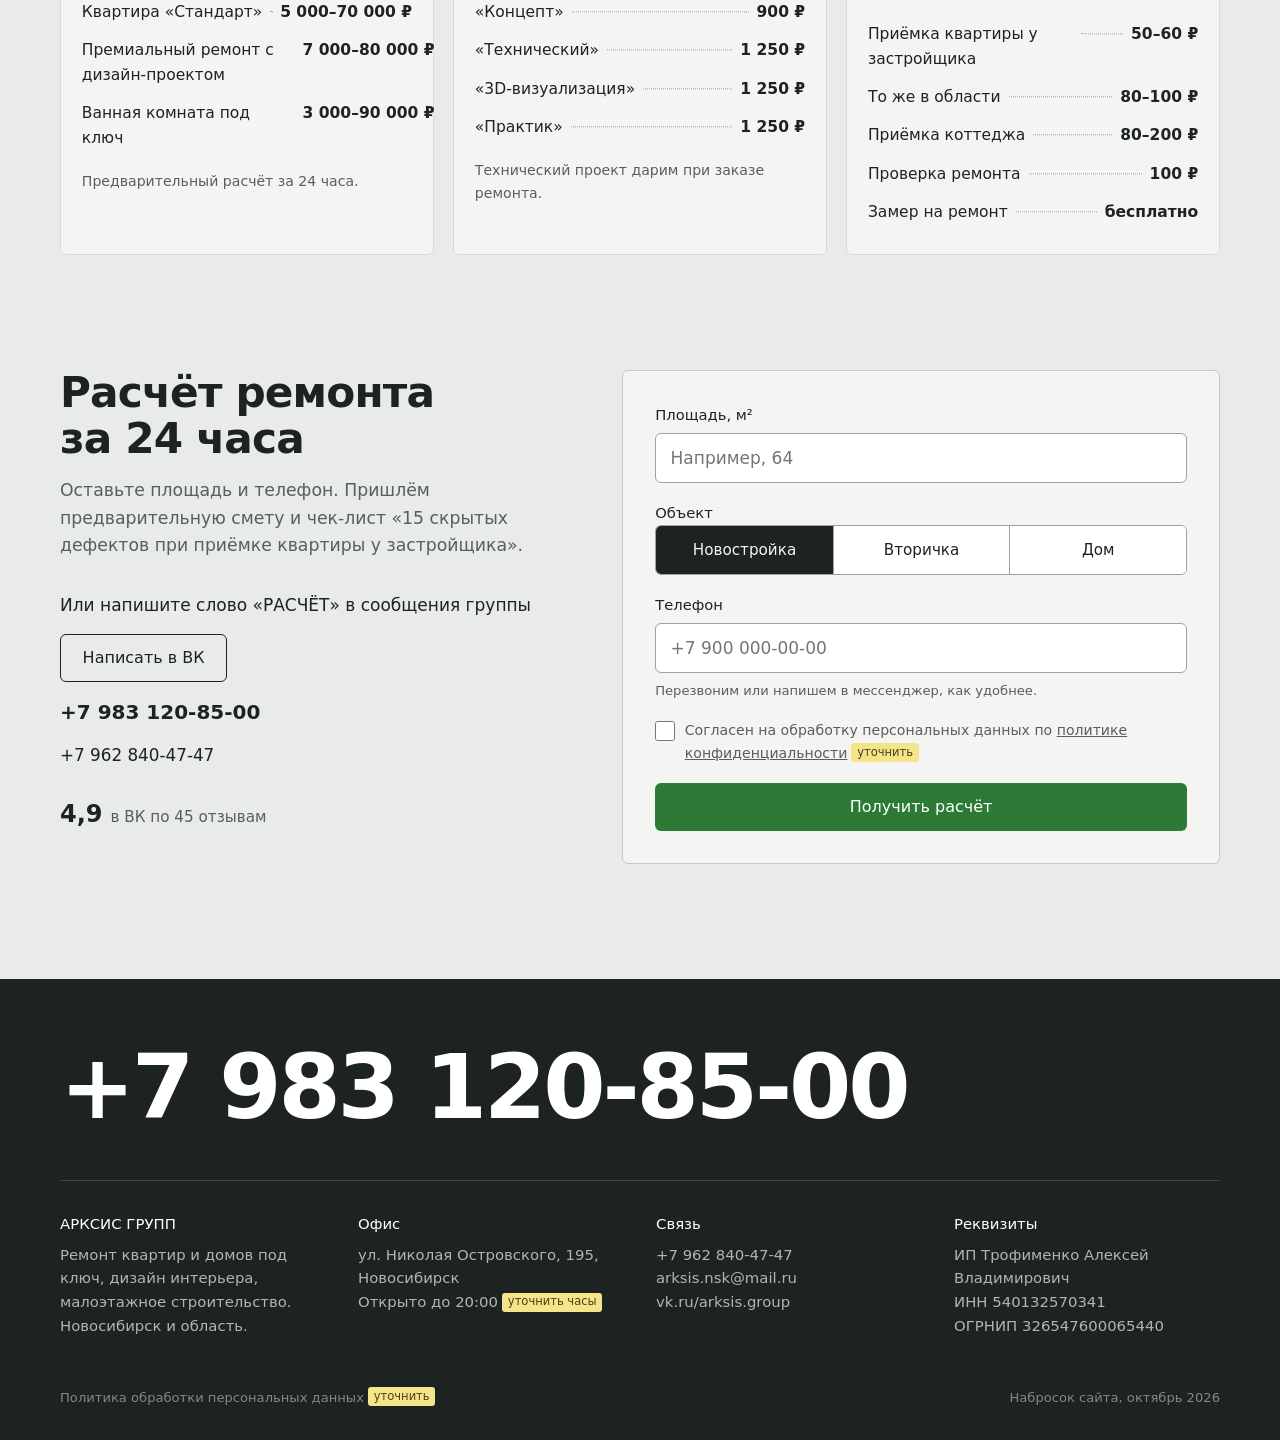
<file: arksis/index.html>
<!doctype html>
<html lang="ru">
<head>
<meta charset="utf-8">
<meta name="viewport" content="width=device-width, initial-scale=1, viewport-fit=cover">
<title>Ремонт квартир под ключ в Новосибирске | АРКСИС ГРУПП</title>
<meta name="description" content="Ремонт квартир и домов под ключ в Новосибирске. Смета фиксируется в договоре, гарантия 15 лет, технический дизайн-проект в подарок. Расчёт за 24 часа.">
<meta name="robots" content="noindex, nofollow">
<meta http-equiv="Content-Security-Policy" content="default-src 'self'; script-src 'self'; style-src 'self' 'unsafe-inline' https://fonts.googleapis.com; font-src https://fonts.gstatic.com; img-src 'self' data:; frame-src https://vkvideo.ru https://vk.com https://vk.ru; connect-src 'self'; form-action 'none'; base-uri 'self'">
<meta name="referrer" content="strict-origin-when-cross-origin">
<meta property="og:type" content="website">
<meta property="og:title" content="АРКСИС ГРУПП: инженерия, которая защищает ваши вложения">
<meta property="og:description" content="Ремонт квартир и домов под ключ в Новосибирске. Набросок сайта.">
<meta property="og:image" content="https://almes37.github.io/arksis/img/og.jpg">
<meta property="og:url" content="https://almes37.github.io/arksis/">
<meta property="og:image:width" content="1200">
<meta property="og:image:height" content="630">
<meta name="theme-color" content="#E8EBE8">
<link rel="icon" href="img/logo.jpg">
<link rel="preconnect" href="https://fonts.googleapis.com">
<link rel="preconnect" href="https://fonts.gstatic.com" crossorigin>
<link href="https://fonts.googleapis.com/css2?family=Geologica:wght@300..700&display=swap" rel="stylesheet">
<link rel="preload" as="image" href="img/hero-collector.jpg">
<script type="application/ld+json">
{"@context":"https://schema.org","@type":"HomeAndConstructionBusiness","name":"АРКСИС ГРУПП","description":"Ремонт квартир и домов под ключ, дизайн интерьера, малоэтажное строительство","telephone":["+7 983 120-85-00","+7 962 840-47-47"],"email":"arksis.nsk@mail.ru","address":{"@type":"PostalAddress","streetAddress":"ул. Николая Островского, 195","addressLocality":"Новосибирск","addressCountry":"RU"},"areaServed":"Новосибирск и Новосибирская область","sameAs":["https://vk.ru/arksis.group"],"aggregateRating":{"@type":"AggregateRating","ratingValue":"4.9","reviewCount":"45"}}
</script>
<style>
:root{
  --bg:#E8EBE8; --paper:#F4F5F2; --ink:#1C2321; --muted:#56605B; --line:#C3C9C5; --line-2:#D6DBD7;
  --green:#2C7A35; --green-d:#22622A; --lime:#A8D84A; --tint:#DCE8D6; --note:#F5E58A; --note-ink:#4A4214;
  --r:6px; --wrap:1240px; --pad:clamp(16px,4vw,40px);
  --sh:0 18px 40px -18px rgba(28,35,33,.35);
  --f:"Geologica",system-ui,-apple-system,"Segoe UI",Roboto,Arial,sans-serif;
  color-scheme:light;
}
*{box-sizing:border-box}
html{scroll-behavior:smooth;-webkit-text-size-adjust:100%}
@media (prefers-reduced-motion:reduce){html{scroll-behavior:auto}}
body{margin:0;background:var(--bg);color:var(--ink);font:400 17px/1.6 var(--f);font-feature-settings:"tnum" 0;-webkit-font-smoothing:antialiased}
img{max-width:100%;display:block}
a{color:inherit}
button{font:inherit;color:inherit}
:focus-visible{outline:2px solid var(--green);outline-offset:3px;border-radius:3px}
.wrap{max-width:var(--wrap);margin-inline:auto;padding-inline:var(--pad)}
.sr{position:absolute!important;width:1px;height:1px;overflow:hidden;clip:rect(0 0 0 0);white-space:nowrap}
h1,h2,h3{margin:0;font-weight:600;letter-spacing:-.02em;text-wrap:balance}
h2{font-size:clamp(1.9rem,3.3vw,2.9rem);line-height:1.08}
h3{font-size:1.2rem;line-height:1.25;letter-spacing:-.01em}
p{margin:0}
.lead{color:var(--muted);font-size:1.08rem;max-width:58ch;margin-top:1rem}
section{padding-block:clamp(4.5rem,9vw,7.5rem)}
.num{font-variant-numeric:tabular-nums}

/* кнопки */
.btn{display:inline-flex;align-items:center;justify-content:center;gap:.5rem;min-height:48px;padding:0 1.35rem;border-radius:var(--r);border:1.5px solid transparent;font-weight:500;font-size:1rem;text-decoration:none;cursor:pointer;white-space:nowrap;transition:background-color .2s,border-color .2s,transform .12s}
.btn:active{transform:translateY(1px)}
.btn-main{background:var(--green);color:#fff}
.btn-main:hover{background:var(--green-d)}
.btn-line{border-color:var(--ink);background:transparent}
.btn-line:hover{background:var(--ink);color:var(--paper)}
.btn-small{min-height:40px;padding:0 1rem;font-size:.95rem}

/* пометки наброска */
.ask{display:inline-block;background:var(--note);color:var(--note-ink);font-size:.72rem;font-weight:500;line-height:1;padding:.32em .5em;border-radius:3px;vertical-align:.15em;margin-left:.35em;white-space:nowrap}
.sketch-note{background:var(--note);color:var(--note-ink);border-radius:var(--r);padding:1.1rem 1.2rem;font-size:.95rem;line-height:1.5;box-shadow:0 10px 24px -14px rgba(74,66,20,.6)}
.sketch-note b{display:block;font-weight:600;margin-bottom:.25rem}

/* шапка */
.top{position:sticky;top:0;z-index:30;background:rgba(232,235,232,.88);backdrop-filter:blur(10px);-webkit-backdrop-filter:blur(10px);border-bottom:1px solid var(--line-2)}
.top .wrap{display:flex;align-items:center;gap:1.5rem;height:68px}
.brand{display:flex;align-items:center;gap:.65rem;text-decoration:none;font-weight:600;letter-spacing:.01em}
.brand img{width:36px;height:36px;border-radius:50%}
.brand small{display:block;font-weight:400;font-size:.72rem;color:var(--muted);letter-spacing:0}
.nav{display:flex;gap:1.6rem;margin-left:auto}
.nav a{text-decoration:none;color:var(--muted);font-size:.95rem;white-space:nowrap}
.nav a:hover{color:var(--ink)}
.top-phone{font-weight:500;text-decoration:none;white-space:nowrap}
@media (max-width:1140px){.nav{display:none}.top-phone{margin-left:auto}}
.brand span{white-space:nowrap}
@media (max-width:560px){.top .wrap{height:58px;gap:.75rem}.top-phone{display:none}.brand small{display:none}.brand{font-size:.95rem;margin-right:auto}.brand img{width:32px;height:32px}}

/* первый экран */
.hero{padding-block:clamp(1.5rem,4vw,3rem) clamp(2rem,5vw,3.5rem)}
.hero .wrap{display:grid;grid-template-columns:minmax(0,6fr) minmax(0,5fr);gap:clamp(2rem,5vw,4.5rem);align-items:center;min-height:calc(100dvh - 68px - 5rem)}
.hero h1{font-size:clamp(2.3rem,3.9vw,3.5rem);line-height:1.04;letter-spacing:-.03em;max-width:15ch}
.hero .lead{font-size:clamp(1.05rem,1.4vw,1.2rem);margin-top:1.4rem}
.hero-cta{display:flex;flex-wrap:wrap;gap:.75rem;margin-top:2rem}
.hero-visual{justify-self:end;width:100%;max-width:calc(min(100dvh - 190px, 760px) * .75)}
@media (max-width:860px){
  .hero .wrap{grid-template-columns:1fr;min-height:0;gap:2rem}
  .hero-visual{justify-self:stretch;max-width:520px;margin-inline:auto}
}

/* рентген стены */
.xr{position:relative;aspect-ratio:3/4;border-radius:var(--r);overflow:hidden;background:#cdd1cd;box-shadow:var(--sh);touch-action:pan-y;user-select:none;-webkit-user-select:none;cursor:crosshair}
.xr-finish{position:absolute;inset:0;
  --seam:linear-gradient(rgba(58,66,62,.34),rgba(58,66,62,.34));
  background-image:
    var(--seam),var(--seam),var(--seam),var(--seam),
    linear-gradient(112deg,rgba(255,255,255,0) 28%,rgba(255,255,255,.38) 40%,rgba(255,255,255,0) 52%),
    radial-gradient(120% 80% at 20% 0%,rgba(255,255,255,.5),rgba(255,255,255,0) 60%),
    url("data:image/svg+xml,%3Csvg xmlns='http://www.w3.org/2000/svg' width='300' height='300'%3E%3Cfilter id='n'%3E%3CfeTurbulence type='fractalNoise' baseFrequency='.012 .05' numOctaves='4' seed='7'/%3E%3CfeColorMatrix values='0 0 0 0 .35  0 0 0 0 .38  0 0 0 0 .37  0 0 0 .32 -.05'/%3E%3C/filter%3E%3Crect width='100%25' height='100%25' filter='url(%23n)'/%3E%3C/svg%3E"),
    linear-gradient(170deg,#e4e6e3,#d3d7d3 55%,#c8ccc8);
  background-size:100% 2px,100% 2px,2px 100%,2px 100%,100% 100%,100% 100%,300px 300px,100% 100%;
  background-position:0 30%,0 67.5%,33.333% 0,66.666% 0,0 0,0 0,0 0,0 0;
  background-repeat:no-repeat,no-repeat,no-repeat,no-repeat,no-repeat,no-repeat,repeat,no-repeat}
.xr-door{position:absolute;left:33.333%;top:30%;width:33.333%;height:37.5%;border-radius:2px;box-shadow:inset 0 0 0 2px rgba(40,48,45,.42),inset 0 2px 0 rgba(255,255,255,.45),0 0 0 1px rgba(255,255,255,.3)}

.xr-door::after{content:"";position:absolute;left:3%;right:3%;bottom:-7px;height:4px;border-radius:3px;background:#fff7e0;box-shadow:0 0 22px 8px rgba(255,232,180,.6),0 0 4px 1px rgba(255,240,205,.9)}
.xr-flush{position:absolute;left:50%;top:84%;width:24%;aspect-ratio:2/1.15;transform:translate(-50%,-50%);border-radius:5px;background:linear-gradient(180deg,#f7f8f6,#d6d9d5);box-shadow:0 3px 8px rgba(30,38,35,.22),inset 0 1px 0 #fff,inset 0 0 0 1px rgba(40,48,45,.18)}
.xr-flush::before,.xr-flush::after{content:"";position:absolute;top:50%;width:30%;aspect-ratio:1;border-radius:50%;transform:translateY(-50%);background:radial-gradient(circle at 40% 35%,#ffffff,#c3c8c4 70%);box-shadow:inset 0 0 0 1.5px rgba(40,48,45,.3)}
.xr-flush::before{left:14%}.xr-flush::after{right:14%;width:38%;}
.xr-inside{position:absolute;inset:0;clip-path:circle(var(--lr,0px) at var(--x,50%) var(--y,50%));will-change:clip-path}
.xr-inside img{width:100%;height:100%;object-fit:cover}
.xr-inside::after{content:"";position:absolute;inset:0;background-image:linear-gradient(rgba(168,216,74,.16) 1px,transparent 1px),linear-gradient(90deg,rgba(168,216,74,.16) 1px,transparent 1px);background-size:24px 24px;pointer-events:none}
.xr-ring{position:absolute;left:0;top:0;width:200px;height:200px;margin:-100px 0 0 -100px;border-radius:50%;pointer-events:none;border:1.5px solid var(--lime);box-shadow:0 0 0 7px rgba(168,216,74,.16),0 16px 34px rgba(10,20,15,.38);transform:translate(var(--x,50%),var(--y,50%)) scale(var(--k,1));will-change:transform;transition:opacity .3s}
.xr-ring::before{content:"";position:absolute;inset:-1px;border-radius:50%;background:repeating-conic-gradient(from 0deg,rgba(246,250,240,.9) 0 .8deg,transparent .8deg 10deg);-webkit-mask:radial-gradient(circle,transparent calc(100% - 9px),#000 calc(100% - 8px));mask:radial-gradient(circle,transparent calc(100% - 9px),#000 calc(100% - 8px))}
.xr.is-open .xr-ring{opacity:0}
.xr-spot{position:absolute;width:30px;height:30px;margin:-15px 0 0 -15px;border-radius:50%;border:0;background:transparent;cursor:pointer;padding:0;display:grid;place-items:center}
.xr-spot::before{content:"";width:12px;height:12px;border-radius:50%;border:1.5px solid rgba(28,35,33,.55);background:rgba(244,245,242,.55);transition:transform .2s,background-color .2s}
.xr-spot:hover::before,.xr-spot.is-on::before{transform:scale(1.25);background:var(--lime);border-color:var(--ink)}
.xr-tip{position:absolute;max-width:min(270px,62%);padding:.75rem .9rem .8rem;border-radius:var(--r);background:rgba(23,30,28,.92);color:#EEF1EC;font-size:.9rem;line-height:1.42;pointer-events:none;opacity:0;transform:translateY(4px);transition:opacity .25s,transform .25s;border-left:3px solid var(--lime)}
.xr-tip.is-on{opacity:1;transform:none}
.xr-tip strong{display:block;font-weight:600;color:#fff;margin-bottom:.15rem;font-size:.95rem}
.xr-bar{display:flex;align-items:center;justify-content:space-between;gap:1rem;margin-top:.9rem;font-size:.9rem;color:var(--muted)}
.xr-bar .btn{flex:none}
.xr-tip.is-dock{left:10px;right:10px;top:auto;bottom:10px;max-width:none}
@media (max-width:560px){.xr-bar{flex-direction:column;align-items:flex-start;gap:.6rem}}
@media (prefers-reduced-motion:reduce){.xr-tip,.xr-spot::before,.xr-ring{transition:none}}

/* штамп */
.stamp{display:grid;grid-template-columns:repeat(4,1fr);border:1.5px solid var(--ink);border-radius:var(--r);background:var(--paper)}
.stamp div{padding:1rem 1.2rem 1.15rem;border-left:1px solid var(--ink)}
.stamp div:first-child{border-left:0}
.stamp span{display:block;font-size:.82rem;color:var(--muted)}
.stamp b{display:block;font-size:clamp(1.6rem,2.6vw,2.2rem);font-weight:600;letter-spacing:-.02em;line-height:1.15;margin-top:.15rem}
.stamp small{font-size:.86rem;color:var(--muted)}
@media (max-width:760px){.stamp{grid-template-columns:1fr 1fr}.stamp div:nth-child(3){border-left:0}.stamp div:nth-child(n+3){border-top:1px solid var(--ink)}}

/* что спрятано за отделкой */
.eng-grid{display:grid;grid-template-columns:minmax(0,5fr) minmax(0,7fr);gap:clamp(2rem,5vw,4.5rem);margin-top:3rem;align-items:start}
.cut{margin:0;position:sticky;top:96px;background:var(--paper);border:1px solid var(--line);border-radius:var(--r);padding:1.2rem}
.cut svg{width:100%;height:auto;display:block}
.cut figcaption{font-size:.85rem;color:var(--muted);margin-top:.6rem}
.cut .band{transition:fill .25s}
.cut [data-layer] .hl{fill:var(--tint);opacity:0;transition:opacity .25s}
.cut [data-layer].is-on .hl{opacity:1}
.cut [data-layer].is-on .mark circle{fill:var(--green);stroke:var(--green)}
.cut [data-layer].is-on .mark text{fill:#fff}
.layers{display:grid;gap:1.1rem;counter-reset:l}
.layer{display:grid;grid-template-columns:150px minmax(0,1fr);gap:1.25rem;padding:1.25rem;border-radius:var(--r);border:1px solid transparent;transition:border-color .25s,background-color .25s}
.layer.is-on{background:var(--paper);border-color:var(--line)}
.layer-pic{position:relative;border-radius:4px;overflow:hidden;aspect-ratio:3/4;background:#cfd4d0}
.layer-pic img{width:100%;height:100%;object-fit:cover}
.layer-pic button{all:unset;cursor:pointer;display:block;width:100%;height:100%}
.layer-pic .play{position:absolute;left:8px;bottom:8px;background:rgba(23,30,28,.85);color:#fff;font-size:.78rem;padding:.3rem .5rem;border-radius:3px}
.layer h3 .n{display:inline-grid;place-items:center;width:1.6rem;height:1.6rem;border-radius:50%;border:1.5px solid currentColor;font-size:.8rem;margin-right:.5rem;vertical-align:.1em}
.layer p{margin-top:.55rem;color:var(--muted)}
.layer .why{color:var(--ink);margin-top:.7rem;padding-left:.8rem;border-left:2px solid var(--green)}
.layer .money{display:flex;flex-wrap:wrap;gap:.4rem 1.2rem;margin-top:.7rem;font-size:.92rem}
.layer .money b{font-weight:600}
@media (max-width:900px){.eng-grid{grid-template-columns:1fr}.cut{position:relative;top:0}}
@media (max-width:520px){.layer{grid-template-columns:96px minmax(0,1fr);padding:1rem .25rem;gap:1rem}}

/* кейс */
.case{background:var(--ink);color:#E9EDE9}
.case .lead{color:#AEB8B2}
.case-grid{display:grid;grid-template-columns:minmax(0,7fr) minmax(0,5fr);gap:clamp(2rem,5vw,4.5rem);align-items:center}
.steps-case{list-style:none;margin:2.2rem 0 0;padding:0;display:grid;gap:1.4rem}
.steps-case li{display:grid;grid-template-columns:7.5rem minmax(0,1fr);gap:1rem;padding-top:1.2rem;border-top:1px solid #3A4541}
.steps-case b{font-weight:600;color:var(--lime)}
.ledger{display:grid;grid-template-columns:1fr 1fr;margin-top:2.2rem;border:1px solid #3A4541;border-radius:var(--r)}
.ledger div{padding:1rem 1.2rem}
.ledger div+div{border-left:1px solid #3A4541}
.ledger span{display:block;font-size:.85rem;color:#AEB8B2}
.ledger b{display:block;font-size:clamp(1.5rem,2.6vw,2.1rem);font-weight:600;letter-spacing:-.02em;margin-top:.2rem}
.ledger .loss b{color:#F2B8A8}
.case figure{margin:0}
.case figure img{border-radius:var(--r);aspect-ratio:3/4;object-fit:cover;width:100%}
.case figcaption{font-size:.85rem;color:#AEB8B2;margin-top:.6rem}
@media (max-width:860px){.case-grid{grid-template-columns:1fr}.case figure{max-width:420px}.steps-case li{grid-template-columns:1fr;gap:.2rem}}

/* лента из ВК */
.feed-head{display:flex;flex-wrap:wrap;align-items:flex-end;justify-content:space-between;gap:1.5rem}
.feed-status{display:flex;align-items:center;gap:.6rem;font-size:.92rem;color:var(--muted);margin-top:1rem}
.feed-status i{width:9px;height:9px;border-radius:50%;background:var(--green);box-shadow:0 0 0 4px rgba(44,122,53,.18)}
.feed-wrap{display:grid;grid-template-columns:minmax(0,1fr) 300px;gap:2rem;margin-top:2.5rem;align-items:start}
.feed{display:grid;grid-template-columns:repeat(3,minmax(0,1fr));gap:1.1rem}
.post{position:relative;background:var(--paper);border-radius:var(--r);overflow:hidden;display:flex;flex-direction:column;border:1px solid var(--line-2)}
.post-pic{all:unset;cursor:pointer;display:block;position:relative;aspect-ratio:4/3;background:#cfd4d0;overflow:hidden}
.post-pic img{width:100%;height:100%;object-fit:cover;transition:transform .5s cubic-bezier(.2,.7,.2,1)}
.post-pic:hover img{transform:scale(1.03)}
.post-pic .count{position:absolute;right:8px;bottom:8px;background:rgba(23,30,28,.82);color:#fff;font-size:.78rem;padding:.25rem .5rem;border-radius:3px}
.post-body{padding:.9rem 1rem 1.05rem;display:flex;flex-direction:column;gap:.35rem;flex:1}
.post-meta{display:flex;justify-content:space-between;gap:.5rem;font-size:.8rem;color:var(--muted)}
.post h3{font-size:1.05rem}
.post p{font-size:.92rem;color:var(--muted);display:-webkit-box;-webkit-line-clamp:3;-webkit-box-orient:vertical;overflow:hidden}
.post a{font-size:.88rem;color:var(--green);text-decoration:none;font-weight:500;margin-top:auto;padding-top:.3rem}
.post a:hover{text-decoration:underline}
.post.is-big{grid-column:span 2;grid-row:span 2}
.post.is-big .post-pic{aspect-ratio:auto;flex:1 1 auto;min-height:320px}
.post.is-big .post-body{flex:none}
.post.is-big h3{font-size:1.3rem}
.post.is-new{outline:2px solid var(--green);outline-offset:-2px}
.post .badge{position:absolute;left:10px;top:10px;z-index:2;background:var(--green);color:#fff;font-size:.78rem;font-weight:500;padding:.3rem .55rem;border-radius:3px}
.post.skel{min-height:300px;background:linear-gradient(100deg,#e3e6e3 30%,#eef0ed 50%,#e3e6e3 70%) 0 0/300% 100%;animation:sk 1.4s linear infinite;border:0}
@keyframes sk{to{background-position:-150% 0}}
@media (prefers-reduced-motion:reduce){.post.skel{animation:none}.post-pic img{transition:none}}
.feed-more{margin-top:1.4rem}
.feed-error{grid-column:1/-1;padding:2rem;border:1px dashed var(--line);border-radius:var(--r);color:var(--muted)}
.feed-aside{position:sticky;top:96px;display:grid;gap:1rem}
.clips-head{display:flex;align-items:baseline;justify-content:space-between;gap:1rem;margin-top:3.5rem}
.clips-head h3{font-size:1.35rem}
.clips{display:grid;grid-auto-flow:column;grid-auto-columns:minmax(150px,180px);gap:.9rem;overflow-x:auto;scroll-snap-type:x mandatory;padding-bottom:.8rem;margin-top:1.2rem;scrollbar-width:thin}
.clip{all:unset;cursor:pointer;scroll-snap-align:start;display:block}
.clip .c-pic{display:block;position:relative;aspect-ratio:9/16;border-radius:var(--r);overflow:hidden;background:#cfd4d0}
.clip img{width:100%;height:100%;object-fit:cover}
.clip .c-pic::after{content:"";position:absolute;left:50%;top:50%;width:46px;height:46px;margin:-23px 0 0 -23px;border-radius:50%;background:rgba(23,30,28,.72) url("data:image/svg+xml,%3Csvg xmlns='http://www.w3.org/2000/svg' viewBox='0 0 24 24'%3E%3Cpath d='M9 7l9 5-9 5z' fill='%23fff'/%3E%3C/svg%3E") center/22px no-repeat}
.clip b{display:block;font-weight:500;font-size:.88rem;line-height:1.3;margin-top:.5rem}
.clip > span:last-child{display:block;font-size:.8rem;color:var(--muted)}
.clip:focus-visible .c-pic{outline:2px solid var(--green);outline-offset:2px}
@media (max-width:1020px){.feed-wrap{grid-template-columns:1fr;gap:1.2rem}.feed-aside{position:relative;top:0;grid-template-columns:1fr 1fr;order:-1}}
@media (max-width:760px){.feed{grid-template-columns:1fr 1fr}.post.is-big{grid-column:span 2;grid-row:auto}.post.is-big .post-pic{min-height:0;aspect-ratio:4/3}.feed-aside{grid-template-columns:1fr}}
@media (max-width:480px){.feed{grid-template-columns:1fr}.post.is-big{grid-column:auto}}

/* окна: галерея и видео */
dialog{border:0;padding:0;border-radius:var(--r);background:var(--paper);color:var(--ink);max-width:min(920px,calc(100vw - 24px));width:100%;max-height:calc(100dvh - 24px);box-shadow:0 30px 80px rgba(0,0,0,.4)}
dialog::backdrop{background:rgba(16,22,20,.72)}
.dlg-close{position:absolute;right:10px;top:10px;z-index:3;width:42px;height:42px;border-radius:50%;border:0;background:rgba(23,30,28,.8);color:#fff;font-size:1.4rem;line-height:1;cursor:pointer}
.gal{display:grid;grid-auto-flow:column;grid-auto-columns:100%;overflow-x:auto;scroll-snap-type:x mandatory;background:#141a18}
.gal img{scroll-snap-align:center;width:100%;height:min(66dvh,620px);object-fit:contain}
.dlg-text{padding:1.2rem 1.4rem 1.5rem;display:grid;gap:.5rem}
.dlg-text .post-meta{justify-content:flex-start;gap:1rem}
.video-box{background:#000;aspect-ratio:9/16;max-height:calc(100dvh - 24px);margin-inline:auto}
#dlgVideo{max-width:min(420px,calc(100vw - 24px));background:#000}
#dlgVideo iframe{width:100%;height:100%;border:0;display:block}

/* кто отвечает */
.who{display:grid;grid-template-columns:minmax(0,4fr) minmax(0,7fr);gap:clamp(2rem,5vw,4.5rem);align-items:center}
.who img{border-radius:var(--r);aspect-ratio:3/4;object-fit:cover;object-position:60% 18%;width:100%;max-width:420px}
.who blockquote{margin:1.6rem 0 0;font-size:clamp(1.3rem,2.2vw,1.75rem);line-height:1.3;font-weight:500;letter-spacing:-.015em;max-width:30ch}
.who cite{display:block;font-style:normal;font-size:.95rem;color:var(--muted);margin-top:.8rem;font-weight:400;letter-spacing:0}
.control{display:grid;grid-template-columns:repeat(3,minmax(0,1fr));gap:1rem;margin-top:2rem}
.control div{padding-top:.8rem;border-top:2px solid var(--ink)}
.control b{display:block;font-weight:600}
.control span{font-size:.92rem;color:var(--muted)}
@media (max-width:760px){.who{grid-template-columns:1fr}.control{grid-template-columns:1fr}}

/* как идёт работа */
.flow{list-style:none;margin:3rem 0 0;padding:0;display:grid;grid-template-columns:repeat(3,minmax(0,1fr));gap:2.4rem 2rem;counter-reset:s}
.flow li{counter-increment:s;position:relative;padding-top:2.9rem}
.flow li::before{content:counter(s);position:absolute;left:0;top:0;width:2.1rem;height:2.1rem;border-radius:50%;display:grid;place-items:center;border:1.5px solid var(--ink);font-weight:600;font-size:.95rem}
.flow li::after{content:"";position:absolute;left:2.6rem;right:-1rem;top:1.05rem;height:1px;background:var(--line)}
.flow li:nth-child(3n)::after{display:none}
.flow h3{font-size:1.15rem}
.flow p{color:var(--muted);margin-top:.45rem;font-size:.98rem}
@media (max-width:860px){.flow{grid-template-columns:1fr}.flow li::after{display:none}.flow li{padding:0 0 0 3.2rem}}

/* цены */
.prices{display:grid;grid-template-columns:repeat(3,minmax(0,1fr));gap:1.2rem;margin-top:2.6rem}
.pgroup{background:var(--paper);border:1px solid var(--line-2);border-radius:var(--r);padding:1.3rem 1.3rem 1.4rem}
.pgroup h3{font-size:1.1rem;margin-bottom:.9rem}
.prow{display:flex;align-items:baseline;gap:.5rem;padding:.42rem 0;font-size:.97rem}
.prow span:first-child{flex:none;max-width:62%}
.prow i{flex:1;border-bottom:1px dotted #9aa39e;transform:translateY(-.3em)}
.prow b{font-weight:600;white-space:nowrap;text-align:right}
.pgroup .note{font-size:.88rem;color:var(--muted);margin-top:.8rem}
@media (max-width:900px){.prices{grid-template-columns:1fr}}

/* расчёт */
.calc{display:grid;grid-template-columns:minmax(0,5fr) minmax(0,6fr);gap:clamp(2rem,5vw,4.5rem);align-items:start}
.alt{margin-top:2rem;display:grid;gap:.9rem}
.alt a.phone{font-size:1.25rem;font-weight:600;text-decoration:none}
.rating{display:inline-flex;align-items:baseline;gap:.5rem;margin-top:1.6rem;font-size:.95rem;color:var(--muted);text-decoration:none}
.rating:hover span{text-decoration:underline}
.rating b{font-size:1.5rem;color:var(--ink);font-weight:600}
form.lead-form{background:var(--paper);border:1px solid var(--line);border-radius:var(--r);padding:clamp(1.2rem,3vw,2rem);display:grid;gap:1.15rem}
.field{display:grid;gap:.4rem}
.field label,.field legend{font-size:.92rem;font-weight:500;padding:0}
.field input[type=text],.field input[type=tel],.field input[type=number]{height:50px;border:1.5px solid #9AA39E;border-radius:var(--r);padding:0 .9rem;font:inherit;background:#fff;color:var(--ink)}
.field input:focus{outline:none;border-color:var(--green);box-shadow:0 0 0 3px rgba(44,122,53,.2)}
.field small{font-size:.82rem;color:var(--muted)}
fieldset.field{border:0;margin:0;padding:0}
.seg{display:grid;grid-template-columns:repeat(3,1fr);border:1.5px solid #9AA39E;border-radius:var(--r);overflow:hidden}
.seg label{position:relative;text-align:center;padding:.75rem .4rem;cursor:pointer;font-weight:400;font-size:.95rem;border-left:1px solid #9AA39E;background:#fff}
.seg label:first-child{border-left:0}
.seg input{position:absolute;opacity:0;inset:0;cursor:pointer}
.seg label:has(input:checked){background:var(--ink);color:var(--paper)}
.seg label:has(input:focus-visible){outline:2px solid var(--green);outline-offset:-4px}
.check{display:flex;gap:.6rem;align-items:flex-start;font-size:.88rem;color:var(--muted)}
.check input{width:20px;height:20px;margin:.1rem 0 0;accent-color:var(--green);flex:none}
.hp{position:absolute;left:-9999px}
.form-status{font-size:.92rem;padding:.8rem 1rem;border-radius:var(--r);background:var(--tint);display:none}
.form-status.is-on{display:block}
.form-status.err{background:#F6DDD5}
@media (max-width:860px){.calc{grid-template-columns:1fr}}

/* подвал */
.foot{background:var(--ink);color:#DDE3DE;padding-block:4rem 2rem}
.foot a{text-decoration:none}
.foot-phone{font-size:clamp(2.2rem,7vw,5.6rem);font-weight:600;letter-spacing:-.035em;line-height:1;display:inline-block;color:#fff}
.foot-phone:hover{color:var(--lime)}
.foot-grid{display:grid;grid-template-columns:repeat(4,minmax(0,1fr));gap:2rem;margin-top:3rem;padding-top:2rem;border-top:1px solid #3A4541;font-size:.93rem;color:#AEB8B2}
.foot-grid b{display:block;color:#fff;font-weight:500;margin-bottom:.4rem}
.foot-grid a:hover{color:#fff}
.foot-bottom{display:flex;flex-wrap:wrap;justify-content:space-between;gap:1rem;margin-top:3rem;font-size:.82rem;color:#7F8B85}
@media (max-width:860px){.foot-grid{grid-template-columns:1fr 1fr}}
@media (max-width:480px){.foot-grid{grid-template-columns:1fr}}
</style>
</head>
<body>

<header class="top">
  <div class="wrap">
    <a class="brand" href="#top" aria-label="АРКСИС ГРУПП, в начало"><img src="img/logo.jpg" alt="" width="36" height="36"><span>АРКСИС ГРУПП<small>ремонт и отделка, Новосибирск</small></span></a>
    <nav class="nav" aria-label="Разделы">
      <a href="#inzheneriya">Инженерия</a>
      <a href="#obekty">Объекты</a>
      <a href="#rabota">Как работаем</a>
      <a href="#ceny">Цены</a>
    </nav>
    <a class="top-phone num" href="tel:+79831208500">+7 983 120-85-00</a>
    <a class="btn btn-main btn-small" href="#raschet">Получить расчёт</a>
  </div>
</header>

<main id="top">

<section class="hero" aria-labelledby="h1">
  <div class="wrap">
    <div>
      <h1 id="h1">Инженерия, которая защищает ваши вложения</h1>
      <p class="lead">Ремонт квартир и домов под ключ в Новосибирске. Смета фиксируется в договоре, гарантия 15 лет.</p>
      <div class="hero-cta">
        <a class="btn btn-main" href="#raschet">Получить расчёт</a>
        <a class="btn btn-line" href="#obekty">Смотреть объекты</a>
      </div>
    </div>

    <div class="hero-visual">
      <div class="xr" id="xr" role="group" aria-label="Стена с плиткой. Под отделкой коллекторный узел с объекта в ЖК «Декабристов». Кнопки на стене показывают узлы.">
        <div class="xr-finish" aria-hidden="true"><div class="xr-door"></div><div class="xr-flush"></div></div>
        <div class="xr-inside"><img src="img/hero-collector.jpg" alt="Коллекторный узел под отделкой: редуктор, коллектор с подписанными линиями, канализация в звукоизоляции" width="1080" height="1440" fetchpriority="high"></div>
        <div class="xr-ring" aria-hidden="true"></div>
        <button class="xr-spot" type="button" style="left:52%;top:60%" data-x="52" data-y="60" data-t="Коллектор" data-d="Каждый прибор на своей линии, все линии подписаны: унитаз, ванна, душ, мойка." aria-label="Коллектор"></button>
        <button class="xr-spot" type="button" style="left:11%;top:23%" data-x="11" data-y="23" data-t="Редуктор давления" data-d="Гасит ночные скачки давления до 7 бар. Техника и смесители рассчитаны на 3–4 бар." aria-label="Редуктор давления"></button>
        <button class="xr-spot" type="button" style="left:17%;top:9%" data-x="17" data-y="9" data-t="Манометр" data-d="Давление в системе видно сразу, без вызова мастера." aria-label="Манометр"></button>
        <button class="xr-spot" type="button" style="left:14%;top:82%" data-x="14" data-y="82" data-t="Канализация в звукоизоляции" data-d="Канализацию и инсталляцию зашили в звукоизоляцию. Смыв ночью не слышно." aria-label="Канализация в звукоизоляции"></button>
        <div class="xr-tip" id="xrTip" aria-live="polite"><strong></strong><span></span></div>
      </div>
      <div class="xr-bar">
        <span id="xrHint">Коллекторный узел, ЖК «Декабристов». Наведите на стену.</span>
        <button class="btn btn-line btn-small" type="button" id="xrToggle" aria-pressed="false">Снять отделку</button>
      </div>
    </div>
  </div>
</section>

<div class="wrap">
  <div class="stamp" aria-label="Коротко о компании">
    <div><span>Опыт</span><b class="num">18 лет</b><small>в ремонте и строительстве</small></div>
    <div><span>Объекты</span><b class="num">300+</b><small>Новосибирск и область</small></div>
    <div><span>Гарантия</span><b class="num">15 лет</b><small>прописана в договоре</small></div>
    <div><span>Оценка в ВК</span><b class="num">4,9</b><small>45 отзывов</small></div>
  </div>
</div>

<section id="inzheneriya" aria-labelledby="h-eng">
  <div class="wrap">
    <h2 id="h-eng">Что спрятано за отделкой</h2>
    <p class="lead">Эти работы закрывают плиткой и штукатуркой. Через год по ним видно, кто делал ремонт. Показываем на своих объектах, что делаем и от чего это защищает.</p>

    <div class="eng-grid">
      <figure class="cut" aria-hidden="true">
        <svg viewBox="0 0 520 440">
          <defs>
            <pattern id="hConcrete" width="14" height="14" patternUnits="userSpaceOnUse" patternTransform="rotate(45)"><line x1="0" y1="0" x2="0" y2="14" stroke="#7d8781" stroke-width="1.2"/></pattern>
            <pattern id="hDots" width="9" height="9" patternUnits="userSpaceOnUse"><circle cx="2" cy="2" r="1" fill="#8b948f"/><circle cx="6.5" cy="6.5" r=".8" fill="#8b948f"/></pattern>
            <pattern id="hWool" width="26" height="20" patternUnits="userSpaceOnUse"><path d="M0 10 Q6.5 0 13 10 T26 10" fill="none" stroke="#8b948f" stroke-width="1.2"/></pattern>
          </defs>
          <text x="24" y="420" font-size="13" fill="#56605B">комната</text>
          <text x="440" y="420" font-size="13" fill="#56605B">бетон</text>
          <!-- 1 плитка и зазор -->
          <g data-layer="1">
            <rect class="hl" x="96" y="40" width="26" height="350"/>
            <rect x="100" y="70" width="18" height="320" fill="#F4F5F2" stroke="#1C2321" stroke-width="1.2"/>
            <g stroke="#1C2321" stroke-width="1"><line x1="100" y1="150" x2="118" y2="150"/><line x1="100" y1="230" x2="118" y2="230"/><line x1="100" y1="310" x2="118" y2="310"/></g>
            <rect x="100" y="40" width="18" height="30" fill="url(#hDots)" stroke="#1C2321" stroke-width="1" stroke-dasharray="3 2"/>
            <g class="mark"><line x1="109" y1="34" x2="109" y2="24" stroke="#1C2321"/><circle cx="109" cy="14" r="12" fill="#F4F5F2" stroke="#1C2321" stroke-width="1.2"/><text x="109" y="18.5" font-size="13" text-anchor="middle" fill="#1C2321" font-weight="600">1</text></g>
          </g>
          <!-- 2 штукатурка на сетке -->
          <g data-layer="2">
            <rect class="hl" x="120" y="40" width="40" height="350"/>
            <rect x="118" y="40" width="38" height="350" fill="url(#hDots)" stroke="#1C2321" stroke-width="1.2"/>
            <line x1="140" y1="44" x2="140" y2="386" stroke="#2C7A35" stroke-width="1.4" stroke-dasharray="5 3"/>
            <g class="mark"><line x1="137" y1="34" x2="137" y2="24" stroke="#1C2321"/><circle cx="137" cy="14" r="12" fill="#F4F5F2" stroke="#1C2321" stroke-width="1.2"/><text x="137" y="18.5" font-size="13" text-anchor="middle" fill="#1C2321" font-weight="600">2</text></g>
          </g>
          <!-- 3 звукоизоляция: ГВЛ + минвата + подрозетник -->
          <g data-layer="3">
            <rect class="hl" x="158" y="40" width="88" height="350"/>
            <rect x="156" y="40" width="14" height="350" fill="#E4E7E4" stroke="#1C2321" stroke-width="1.2"/>
            <rect x="170" y="40" width="72" height="350" fill="url(#hWool)" stroke="#1C2321" stroke-width="1.2"/>
            <rect x="150" y="180" width="30" height="34" rx="3" fill="#F4F5F2" stroke="#1C2321" stroke-width="1.4"/>
            <rect x="176" y="176" width="6" height="42" fill="#1C2321"/>
            <g class="mark"><line x1="206" y1="34" x2="206" y2="24" stroke="#1C2321"/><circle cx="206" cy="14" r="12" fill="#F4F5F2" stroke="#1C2321" stroke-width="1.2"/><text x="206" y="18.5" font-size="13" text-anchor="middle" fill="#1C2321" font-weight="600">3</text></g>
          </g>
          <!-- 4 электрика -->
          <g data-layer="4">
            <rect class="hl" x="244" y="40" width="96" height="140"/>
            <g fill="none" stroke="#1C2321" stroke-width="1.4"><circle cx="268" cy="80" r="7"/><circle cx="290" cy="80" r="7"/><circle cx="312" cy="80" r="7"/></g>
            <rect x="258" y="112" width="64" height="44" rx="4" fill="#F4F5F2" stroke="#1C2321" stroke-width="1.2"/>
            <path d="M270 134h40" stroke="#2C7A35" stroke-width="3" stroke-linecap="round"/>
            <circle cx="290" cy="134" r="4.5" fill="#2C7A35"/>
            <g class="mark"><line x1="292" y1="34" x2="292" y2="24" stroke="#1C2321"/><circle cx="292" cy="14" r="12" fill="#F4F5F2" stroke="#1C2321" stroke-width="1.2"/><text x="292" y="18.5" font-size="13" text-anchor="middle" fill="#1C2321" font-weight="600">4</text></g>
          </g>
          <!-- 5 вода -->
          <g data-layer="5">
            <rect class="hl" x="244" y="190" width="96" height="200"/>
            <g fill="#F4F5F2" stroke="#1C2321" stroke-width="1.4"><circle cx="270" cy="250" r="13"/><circle cx="310" cy="250" r="13"/><circle cx="290" cy="330" r="22"/></g>
            <g fill="none" stroke="#1C2321" stroke-width="5" opacity=".18"><circle cx="270" cy="250" r="17"/><circle cx="310" cy="250" r="17"/><circle cx="290" cy="330" r="27"/></g>
            <circle cx="270" cy="250" r="5" fill="#1C2321"/><circle cx="310" cy="250" r="5" fill="#1C2321"/>
            <g class="mark"><line x1="290" y1="356" x2="290" y2="400" stroke="#1C2321"/><circle cx="290" cy="414" r="12" fill="#F4F5F2" stroke="#1C2321" stroke-width="1.2"/><text x="290" y="418.5" font-size="13" text-anchor="middle" fill="#1C2321" font-weight="600">5</text></g>
          </g>
          <!-- бетон -->
          <rect x="340" y="40" width="140" height="350" fill="url(#hConcrete)" stroke="#1C2321" stroke-width="1.6"/>
          
          <line x1="20" y1="40" x2="500" y2="40" stroke="#1C2321" stroke-width="1.6"/>
          <line x1="20" y1="390" x2="500" y2="390" stroke="#1C2321" stroke-width="1.6"/>
        </svg>
        <figcaption>Разрез стены санузла. Цифры совпадают с пунктами справа.</figcaption>
      </figure>

      <div class="layers">
        <article class="layer" data-layer="1">
          <div class="layer-pic"><img src="img/eng-gap.jpg" alt="Керамогранит в санузле с зазором под потолком" loading="lazy" width="540" height="553"></div>
          <div>
            <h3><span class="n">1</span>Зазор 10 см между плиткой и потолком</h3>
            <p>Керамогранит не доводим до потолка вплотную. Зазор выводим штукатуркой в уровень с плиткой.</p>
            <p class="why">Дом даёт усадку, и жёсткий стык трескается. Багет натяжного потолка крепится в штукатурку, керамогранит сверлить не приходится.</p>
          </div>
        </article>
        <article class="layer" data-layer="2">
          <div class="layer-pic"><img src="img/eng-walls.jpg" alt="Стены из газоблока на объекте перед штукатуркой" loading="lazy" width="540" height="670"></div>
          <div>
            <h3><span class="n">2</span>Штукатурка на насечках и сетке</h3>
            <p>Старую штукатурку проверяем простукиванием. По основанию делаем насечки под 45°, щелочестойкую сетку 5×5 мм утапливаем во второй слой с нахлёстом 10 см.</p>
            <p class="why">Защищает от трещин и отвалившейся плитки. Ремонт делается один раз, дальше только косметика.</p>
          </div>
        </article>
        <article class="layer" data-layer="3">
          <div class="layer-pic"><img src="img/eng-sockets.jpg" alt="Обычные подрозетники в звукоизолированной стене" loading="lazy" width="540" height="368"></div>
          <div>
            <h3><span class="n">3</span>Шумоизоляционные подрозетники</h3>
            <p>В звукоизолированной стене ставим подрозетники с герметичной крышкой и уплотнителем. Канализацию и инсталляцию зашиваем в звукоизоляцию.</p>
            <p class="why">Случай из ЖК «Декабристов»: заказчик вложил 160 000 ₽ в шумоизоляцию, а электрик поставил 10 обычных подрозетников. Замер показал 41 дБ вместо расчётных 56.</p>
            <div class="money"><span>Переделка: <b class="num">43 000 ₽</b></span><span>Задержка: <b>3 недели</b></span></div>
          </div>
        </article>
        <article class="layer" data-layer="4">
          <div class="layer-pic"><button type="button" data-clip="456239752" aria-label="Смотреть клип: варим распаечные коробки"><img src="img/feed/clip_456239752.jpg" alt="" loading="lazy" width="360" height="640"><span class="play">Клип, 24,8 тыс. просмотров</span></button></div>
          <div>
            <h3><span class="n">4</span>Провода соединяем сваркой</h3>
            <p>Скрутку сваривают, и два провода становятся одним. В соединении нет зазора, пружины и окисла, которым нагреваться через годы.</p>
            <p class="why">Защищает от нагрева в распаячной коробке и пожара.</p>
          </div>
        </article>
        <article class="layer" data-layer="5">
          <div class="layer-pic"><img src="img/eng-collector.jpg" alt="Коллектор с подписанными линиями к приборам" loading="lazy" width="720" height="960"></div>
          <div>
            <h3><span class="n">5</span>Коллектор и Аквастоп</h3>
            <p>Каждый прибор на своей линии от коллектора. Датчик протечки перекрывает воду за несколько секунд, даже когда вы в отпуске.</p>
            <p class="why">Аквастоп ставим в каждую квартиру, с любой сантехникой.</p>
            <div class="money"><span>Затопить соседей снизу: <b class="num">от 100 000 ₽</b></span></div>
          </div>
        </article>
      </div>
    </div>
  </div>
</section>

<section class="case" aria-labelledby="h-case">
  <div class="wrap case-grid">
    <div>
      <h2 id="h-case">Деталь за 10 000 ₽, которую хотели вычеркнуть</h2>
      <p class="lead">Комплексный ремонт в мкр. «Родники». Заказчик убрал из сметы мембранный редуктор давления: соседи живут без него.</p>
      <ol class="steps-case">
        <li><b>Смета</b><span>Мы настояли на монтаже. Ночью в плотной новостройке давление скачет до 7 бар, а встроенная техника и смесители рассчитаны на 3–4.</span></li>
        <li><b>Через месяц</b><span>Коммунальщики дали скачок давления. У соседей по стояку «поплыли» инсталляции и порвало гибкие подводки.</span></li>
        <li><b>У нашего клиента</b><span>Редуктор погасил удар. Техника и чистовая отделка целы.</span></li>
      </ol>
      <div class="ledger">
        <div><span>Редуктор с установкой</span><b class="num">≈ 10 000 ₽</b></div>
        <div class="loss"><span>Затопление кухни с паркетом и техникой</span><b class="num">от 300 000 ₽</b></div>
      </div>
    </div>
    <figure>
      <img src="img/eng-reducer.jpg" alt="Мембранный редуктор давления с манометром на вводе" loading="lazy" width="720" height="960">
      <figcaption>Редуктор давления на вводе. Объект в ЖК «Декабристов».</figcaption>
    </figure>
  </div>
</section>

<section id="obekty" aria-labelledby="h-feed">
  <div class="wrap">
    <div class="feed-head">
      <div>
        <h2 id="h-feed">Свежее с объектов</h2>
        <p class="feed-status"><i aria-hidden="true"></i><span id="feedStatus">Блок обновляется сам из группы ВК</span></p>
      </div>
      <a class="btn btn-line btn-small" href="https://vk.ru/arksis.group" target="_blank" rel="noopener noreferrer">Группа в ВК</a>
    </div>

    <div class="feed-wrap">
      <div>
        <div class="feed" id="feed" aria-live="polite">
          <div class="post skel is-big"></div><div class="post skel"></div><div class="post skel"></div>
        </div>
        <button class="btn btn-line btn-small feed-more" type="button" id="feedMore" hidden>Показать ещё</button>
      </div>
      <aside class="feed-aside" aria-label="Пометка для Алексея">
        <div class="sketch-note">
          <b>Пометка для Алексея</b>
          Этот блок наполняется сам. Публикуете пост в группе с хэштегом #насайт, через час он здесь: фото, текст, видео. На сайт заходить не нужно.
        </div>
        <div class="sketch-note">
          <b>Как это выглядит</b>
          Нажмите, и в ленту придёт ваш вчерашний пост с клипом.
          <button class="btn btn-main btn-small" type="button" id="feedDemo" style="margin-top:.8rem">Добавить пост</button>
        </div>
      </aside>
    </div>

    <div class="clips-head">
      <h3>Алексей объясняет в клипах</h3>
      <span class="feed-status" style="margin:0">Видео тоже подтягиваются из группы</span>
    </div>
    <div class="clips" id="clips" role="list"></div>
  </div>
</section>

<section class="who-sec" aria-labelledby="h-who" style="padding-top:0">
  <div class="wrap who">
    <img src="img/alexey.jpg" alt="Алексей Трофименко проверяет ровность стены правилом на объекте" loading="lazy" width="360" height="640">
    <div>
      <h2 id="h-who">Кто отвечает за ремонт</h2>
      <p class="lead">Алексей Трофименко, основатель АРКСИС ГРУПП и руководитель проектов. Ремонтом и строительством в Новосибирске занимается 18 лет.</p>
      <blockquote>«Я отвечаю за каждый объект лично, своим именем и юридически.»<cite>Алексей Трофименко</cite></blockquote>
      <div class="control">
        <div><b>Менеджер</b><span>на связи с вами и следит за сроками и бюджетом</span></div>
        <div><b>Прораб</b><span>постоянно на объекте, проверяет каждый этап</span></div>
        <div><b>Технадзор</b><span>независимо принимает этап перед следующим</span></div>
      </div>
    </div>
  </div>
</section>

<section id="rabota" aria-labelledby="h-flow" style="padding-top:0">
  <div class="wrap">
    <h2 id="h-flow">Как идёт работа</h2>
    <ol class="flow">
      <li><h3>Замер и расчёт</h3><p>Выезд, замер и смета бесплатно. Предварительный расчёт за 24 часа.</p></li>
      <li><h3>Технический проект</h3><p>Дарим при заказе ремонта: планировка, мебель, электрика, сантехника, узлы и допуски.</p></li>
      <li><h3>Договор</h3><p>Смета фиксируется: 200 000 ₽ в договоре означают 200 000 ₽ в конце. За сроки отвечаем деньгами по договору.</p></li>
      <li><h3>Материалы</h3><p>Закупаем сами и отдаём скидки поставщиков до 30%. Цену ремонта можно зафиксировать до года.</p></li>
      <li><h3>Работы</h3><p>Без предоплаты за работу: сначала этап, потом оплата. Фото и видео всех скрытых работ.</p></li>
      <li><h3>Сдача</h3><p>Гарантия 15 лет по договору и обслуживание после гарантии.</p></li>
    </ol>
  </div>
</section>

<section id="ceny" aria-labelledby="h-price" style="padding-top:0">
  <div class="wrap">
    <h2 id="h-price">Цены</h2>
    <p class="lead">Цены из витрины группы ВК. Точную смету считаем по вашей квартире.</p>
    <div class="prices">
      <div class="pgroup">
        <h3>Ремонт под ключ<span class="ask">уточнить единицы</span></h3>
        <div class="prow"><span>Квартира «Стандарт»</span><i></i><b class="num">5 000–70 000 ₽</b></div>
        <div class="prow"><span>Премиальный ремонт с дизайн-проектом</span><i></i><b class="num">7 000–80 000 ₽</b></div>
        <div class="prow"><span>Ванная комната под ключ</span><i></i><b class="num">3 000–90 000 ₽</b></div>
        <p class="note">Предварительный расчёт за 24 часа.</p>
      </div>
      <div class="pgroup">
        <h3>Дизайн-проект, за м²</h3>
        <div class="prow"><span>«Концепт»</span><i></i><b class="num">900 ₽</b></div>
        <div class="prow"><span>«Технический»</span><i></i><b class="num">1 250 ₽</b></div>
        <div class="prow"><span>«3D-визуализация»</span><i></i><b class="num">1 250 ₽</b></div>
        <div class="prow"><span>«Практик»</span><i></i><b class="num">1 250 ₽</b></div>
        <p class="note">Технический проект дарим при заказе ремонта.</p>
      </div>
      <div class="pgroup">
        <h3>Приёмка и проверка<span class="ask">уточнить единицы</span></h3>
        <div class="prow"><span>Приёмка квартиры у застройщика</span><i></i><b class="num">50–60 ₽</b></div>
        <div class="prow"><span>То же в области</span><i></i><b class="num">80–100 ₽</b></div>
        <div class="prow"><span>Приёмка коттеджа</span><i></i><b class="num">80–200 ₽</b></div>
        <div class="prow"><span>Проверка ремонта</span><i></i><b class="num">100 ₽</b></div>
        <div class="prow"><span>Замер на ремонт</span><i></i><b>бесплатно</b></div>
      </div>
    </div>
  </div>
</section>

<section id="raschet" aria-labelledby="h-calc" style="padding-top:0">
  <div class="wrap calc">
    <div>
      <h2 id="h-calc">Расчёт ремонта за 24 часа</h2>
      <p class="lead">Оставьте площадь и телефон. Пришлём предварительную смету и чек-лист «15 скрытых дефектов при приёмке квартиры у застройщика».</p>
      <div class="alt">
        <span>Или напишите слово «РАСЧЁТ» в сообщения группы</span>
        <a class="btn btn-line" href="https://vk.me/arksis.group" target="_blank" rel="noopener noreferrer" style="justify-self:start">Написать в ВК</a>
        <a class="phone num" href="tel:+79831208500">+7 983 120-85-00</a>
        <a class="phone num" href="tel:+79628404747" style="font-size:1.05rem;font-weight:500">+7 962 840-47-47</a>
      </div>
      <a class="rating" href="https://vk.ru/reviews-36832487" target="_blank" rel="noopener noreferrer"><b class="num">4,9</b><span>в ВК по 45 отзывам</span></a>
    </div>

    <form class="lead-form" id="leadForm" novalidate>
      <div class="field">
        <label for="fArea">Площадь, м²</label>
        <input id="fArea" name="area" type="number" inputmode="numeric" min="5" max="2000" placeholder="Например, 64">
      </div>
      <fieldset class="field">
        <legend>Объект</legend>
        <div class="seg">
          <label><input type="radio" name="kind" value="Новостройка" checked>Новостройка</label>
          <label><input type="radio" name="kind" value="Вторичка">Вторичка</label>
          <label><input type="radio" name="kind" value="Дом">Дом</label>
        </div>
      </fieldset>
      <div class="field">
        <label for="fPhone">Телефон</label>
        <input id="fPhone" name="phone" type="tel" inputmode="tel" autocomplete="tel" placeholder="+7 900 000-00-00" required aria-describedby="fPhoneHelp">
        <small id="fPhoneHelp">Перезвоним или напишем в мессенджер, как удобнее.</small>
      </div>
      <input class="hp" type="text" name="company" tabindex="-1" autocomplete="off" aria-hidden="true">
      <label class="check"><input type="checkbox" name="consent" id="fConsent" required><span>Согласен на обработку персональных данных по <a href="#policy">политике конфиденциальности</a><span class="ask">уточнить</span></span></label>
      <button class="btn btn-main" type="submit">Получить расчёт</button>
      <p class="form-status" id="formStatus" role="status"></p>
    </form>
  </div>
</section>

</main>

<footer class="foot">
  <div class="wrap">
    <a class="foot-phone num" href="tel:+79831208500">+7 983 120-85-00</a>
    <div class="foot-grid">
      <div><b>АРКСИС ГРУПП</b>Ремонт квартир и домов под ключ, дизайн интерьера, малоэтажное строительство. Новосибирск и область.</div>
      <div><b>Офис</b>ул. Николая Островского, 195, Новосибирск<br>Открыто до 20:00<span class="ask">уточнить часы</span></div>
      <div><b>Связь</b><a href="tel:+79628404747" class="num">+7 962 840-47-47</a><br><a href="mailto:arksis.nsk@mail.ru">arksis.nsk@mail.ru</a><br><a href="https://vk.ru/arksis.group" target="_blank" rel="noopener noreferrer">vk.ru/arksis.group</a></div>
      <div><b>Реквизиты</b>ИП Трофименко Алексей Владимирович<br>ИНН 540132570341<br>ОГРНИП 326547600065440</div>
    </div>
    <div class="foot-bottom">
      <span id="policy">Политика обработки персональных данных<span class="ask">уточнить</span></span>
      <span>Набросок сайта, октябрь 2026</span>
    </div>
  </div>
</footer>

<dialog id="dlgPost" aria-labelledby="dlgPostTitle">
  <button class="dlg-close" type="button" data-close aria-label="Закрыть">×</button>
  <div class="gal" id="dlgGal"></div>
  <div class="dlg-text">
    <div class="post-meta"><span id="dlgPlace"></span><time id="dlgDate"></time></div>
    <h3 id="dlgPostTitle"></h3>
    <p id="dlgText"></p>
    <a id="dlgLink" href="#" target="_blank" rel="noopener noreferrer" style="color:var(--green);font-weight:500;text-decoration:none">Открыть пост в ВК</a>
  </div>
</dialog>

<dialog id="dlgVideo" aria-label="Клип из группы ВК">
  <button class="dlg-close" type="button" data-close aria-label="Закрыть">×</button>
  <div class="video-box" id="videoBox"></div>
</dialog>

<script src="app.js" defer></script>
</body>
</html>
</file>
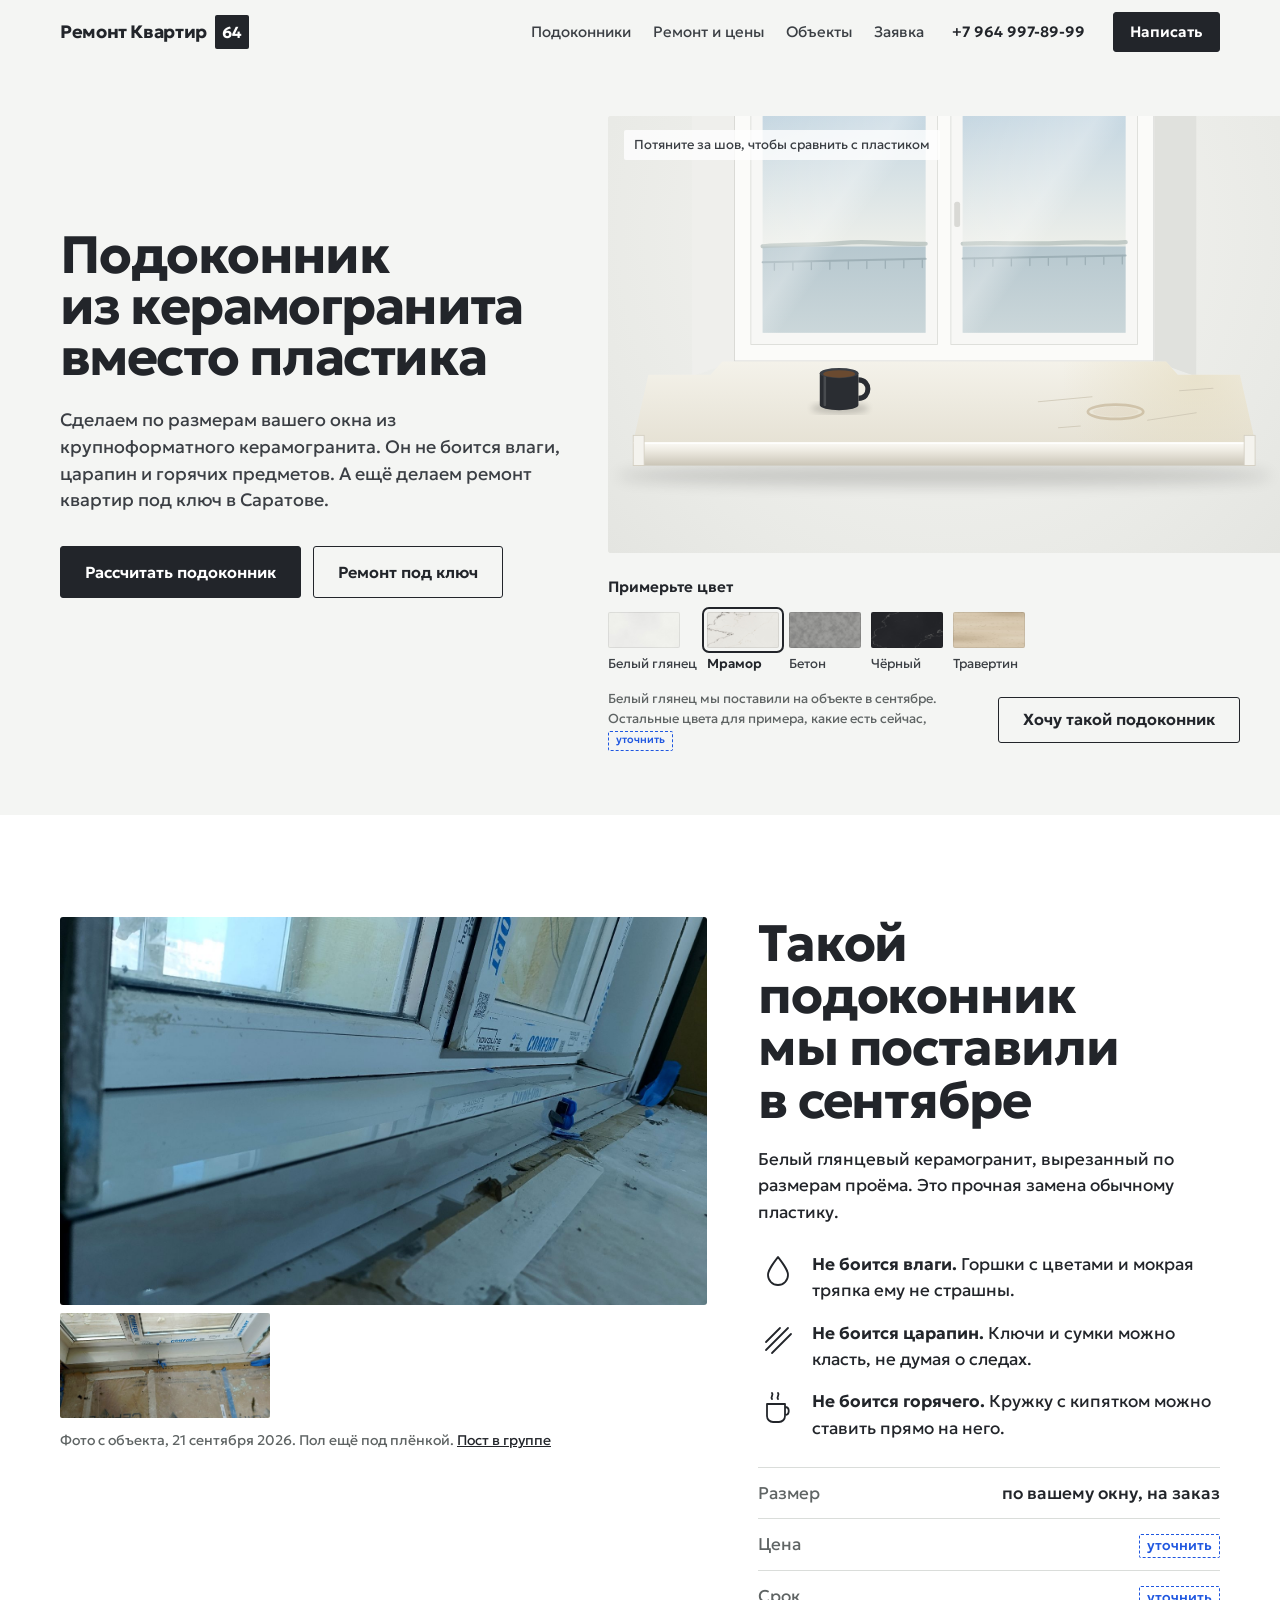
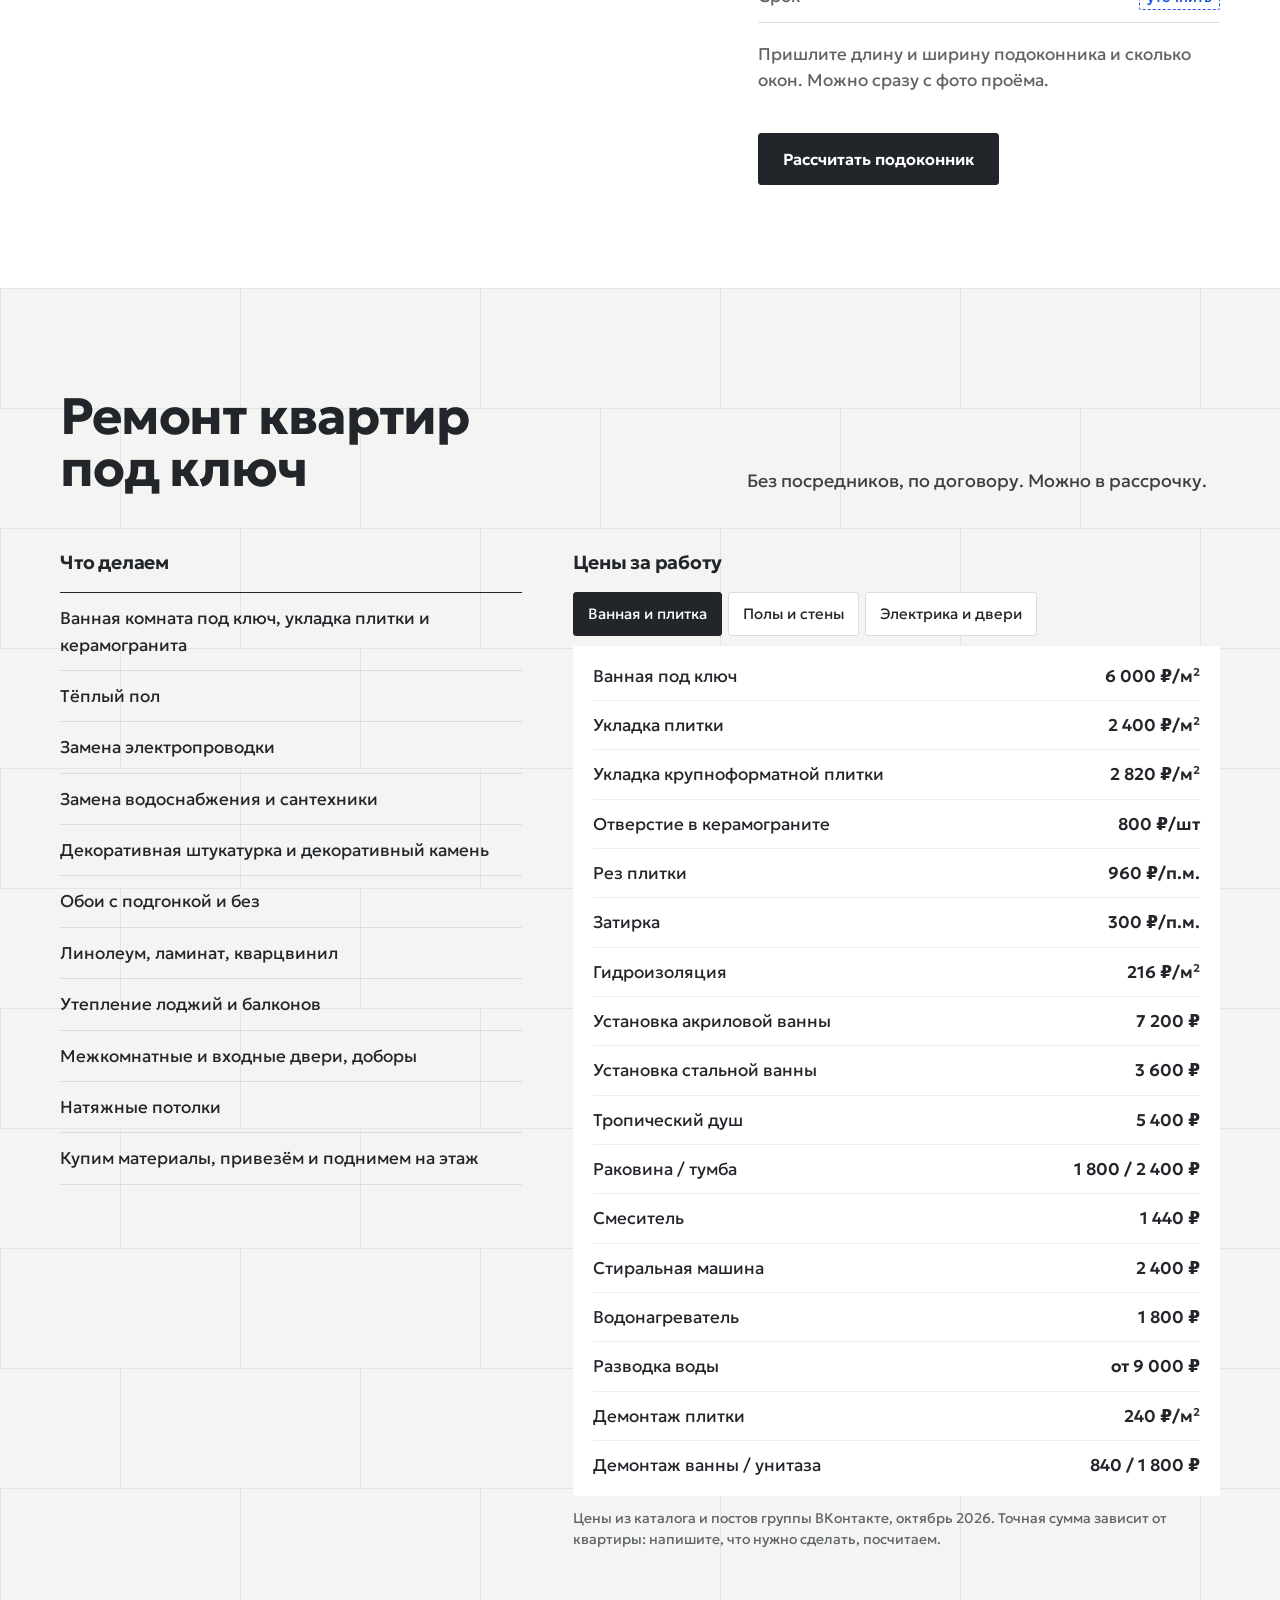
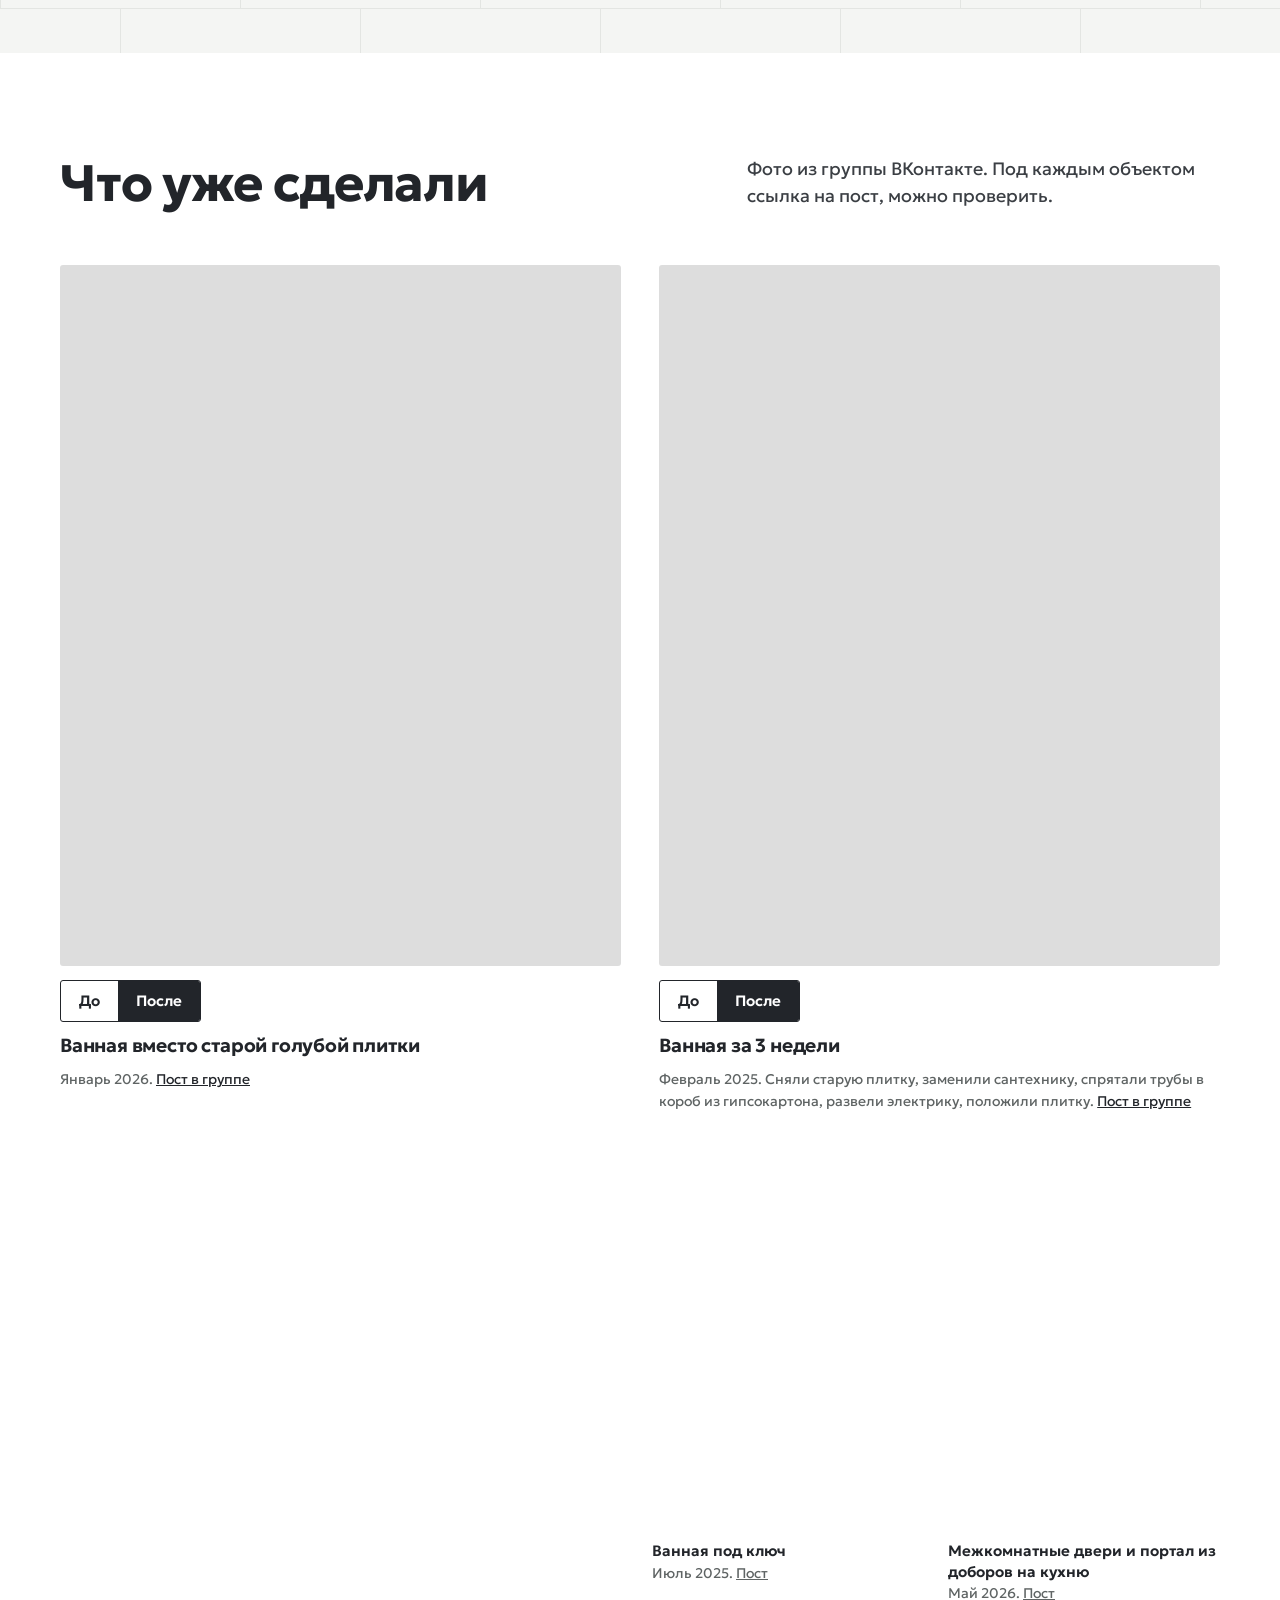
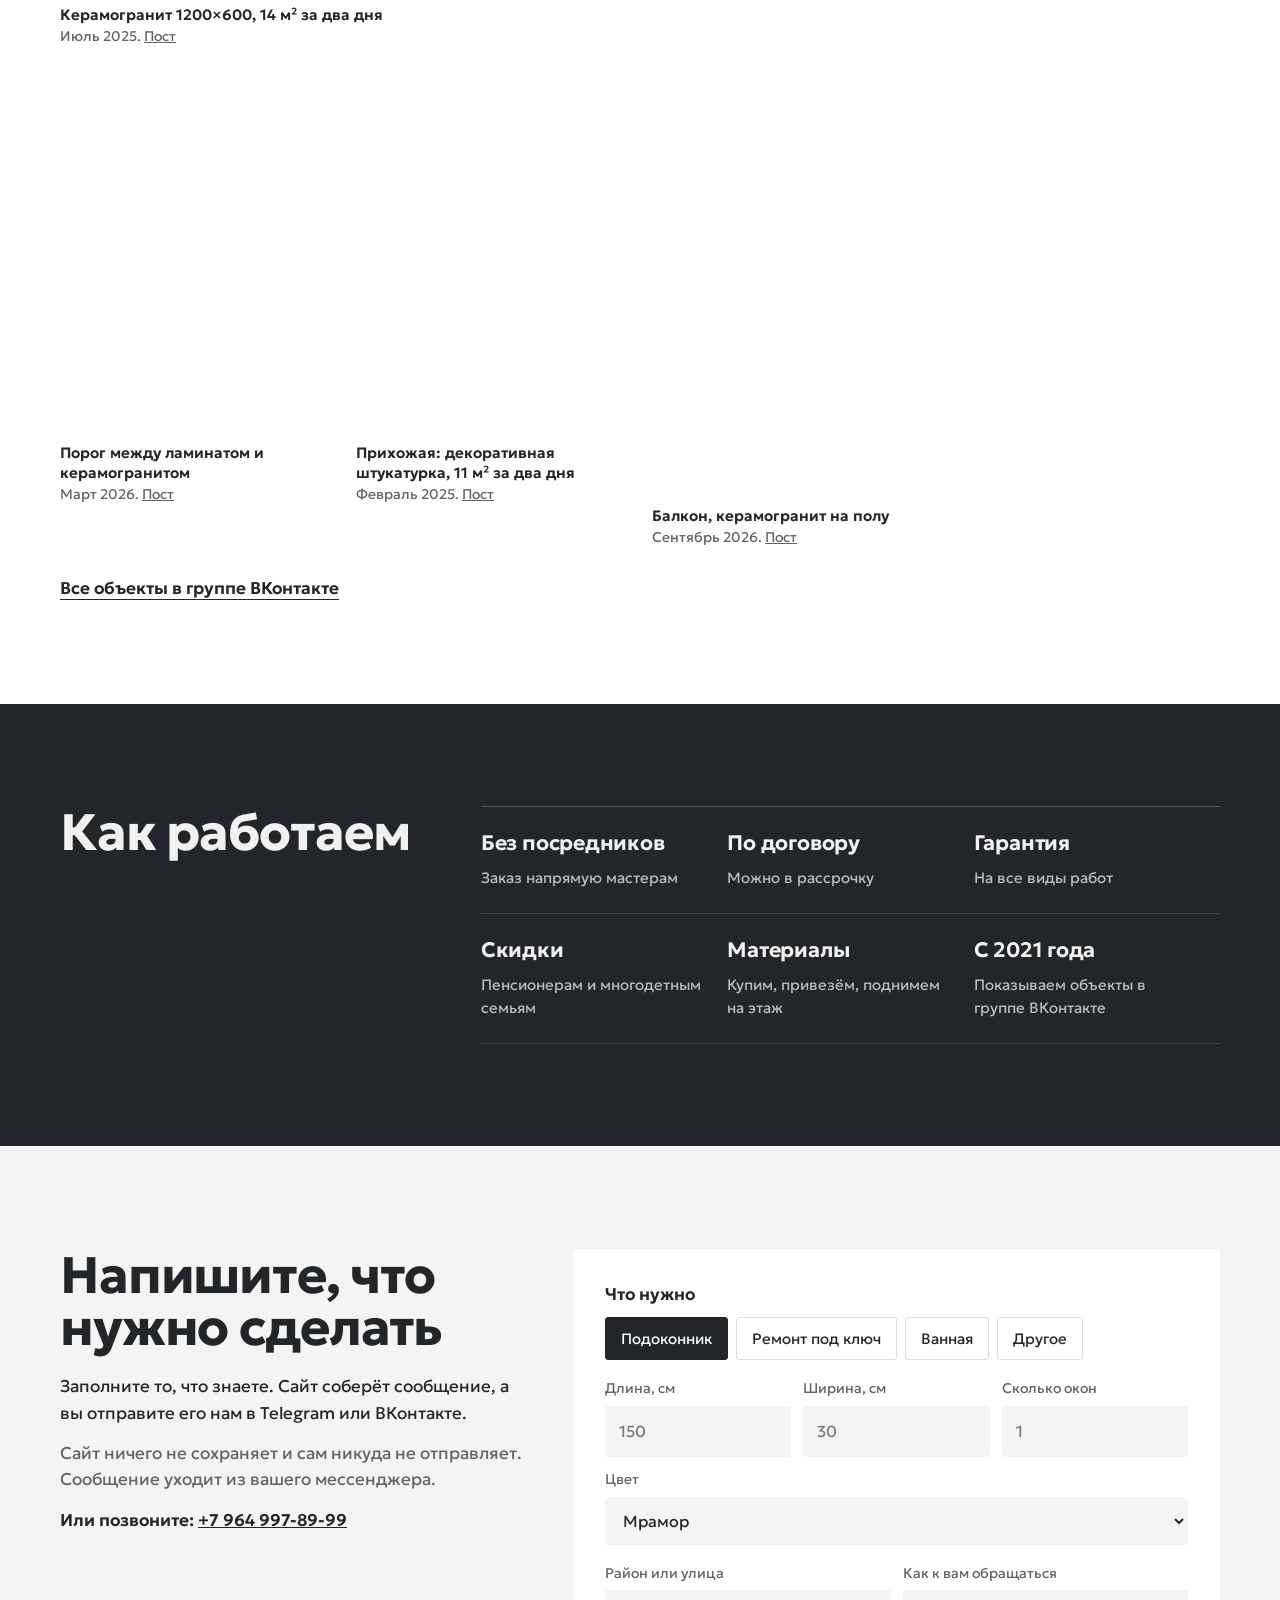
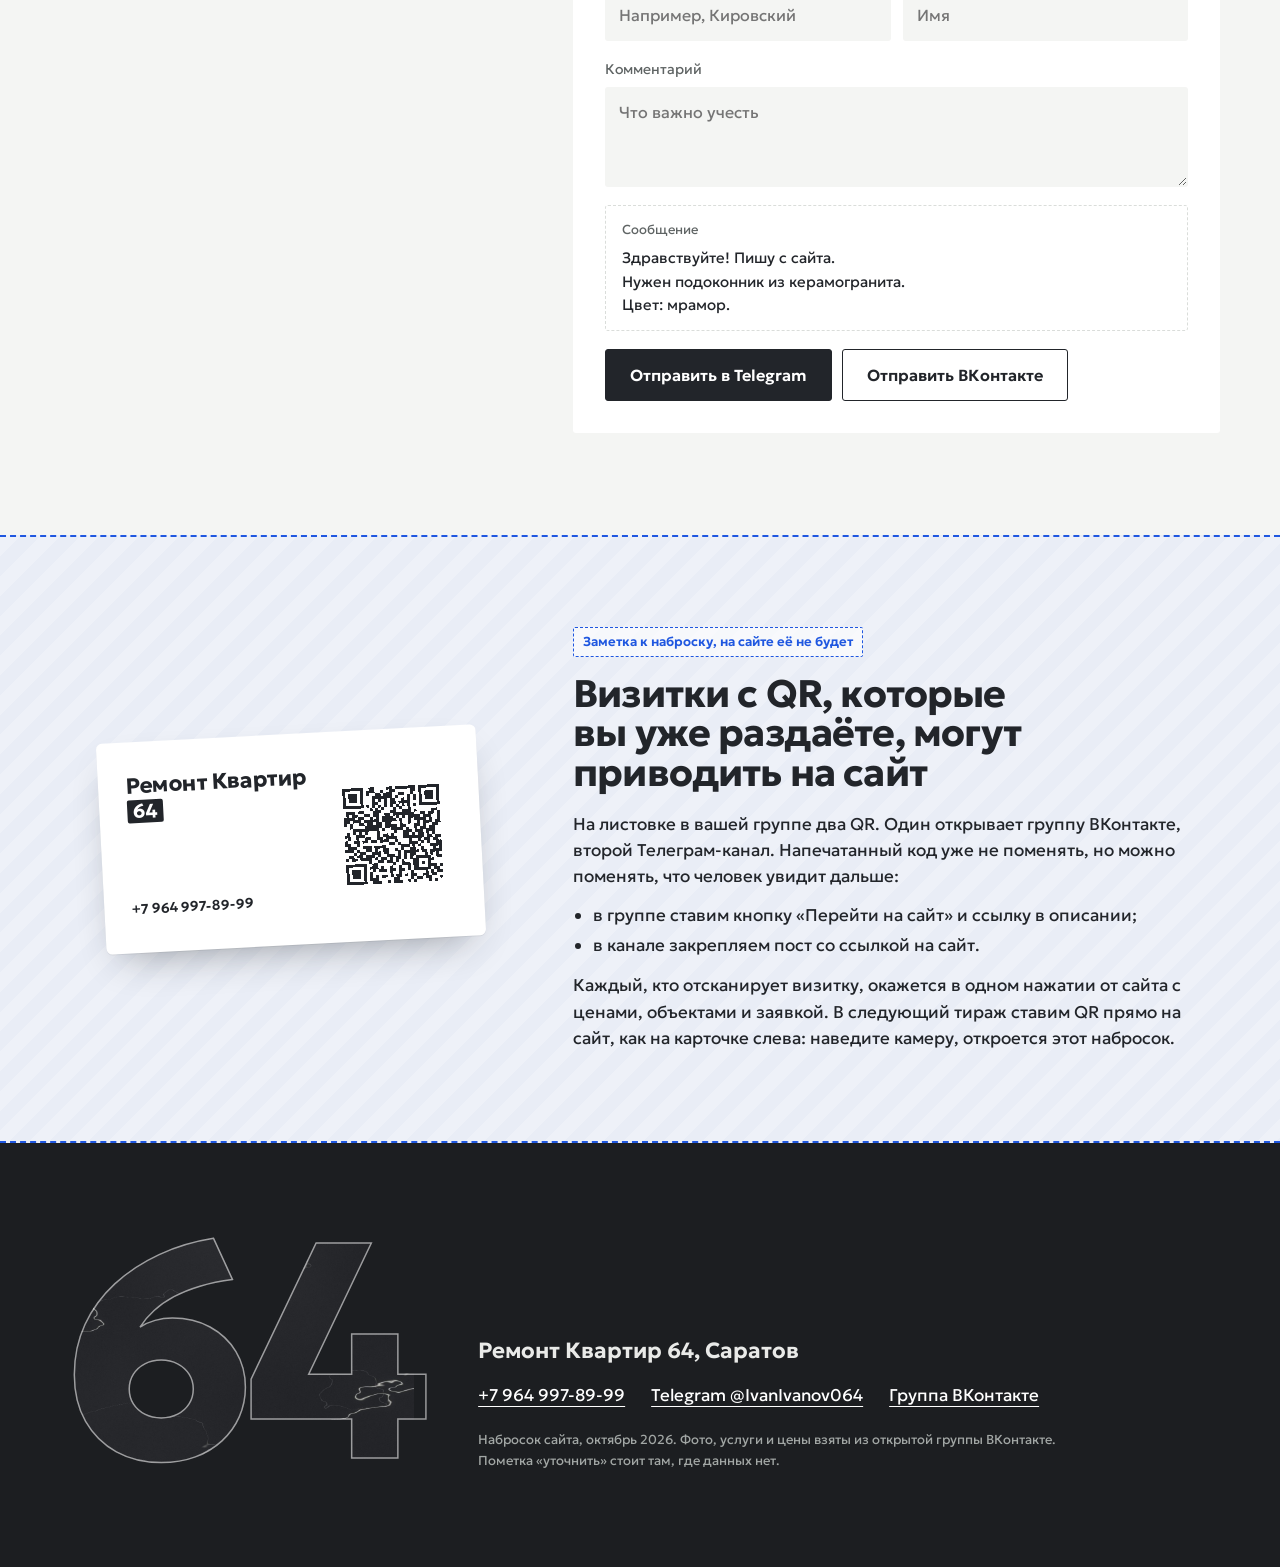
<file: remont-saratov-64/index.html>
<!doctype html>
<html lang="ru">
<head>
<meta charset="utf-8">
<meta name="viewport" content="width=device-width, initial-scale=1, viewport-fit=cover">
<title>Подоконники из керамогранита и ремонт квартир в Саратове | Ремонт Квартир 64</title>
<meta name="description" content="Подоконники из крупноформатного керамогранита по вашим размерам и ремонт квартир под ключ в Саратове. Цены за работу, фото объектов, заявка в Telegram или ВКонтакте.">
<meta name="robots" content="noindex, nofollow">
<meta http-equiv="Content-Security-Policy" content="default-src 'self'; img-src 'self' data:; style-src 'self'; script-src 'self'; font-src 'self'; connect-src 'none'; form-action 'none'; base-uri 'none'; object-src 'none'">
<meta name="referrer" content="strict-origin-when-cross-origin">
<meta name="theme-color" content="#F4F5F3">
<meta property="og:type" content="website">
<meta property="og:title" content="Подоконник из керамогранита вместо пластика">
<meta property="og:description" content="Ремонт Квартир 64, Саратов. Набросок сайта: примерка подоконника, цены, объекты.">
<meta property="og:image" content="https://almes37.github.io/remont-saratov-64/img/og.jpg">
<link rel="icon" href="img/favicon.svg" type="image/svg+xml">
<link rel="preload" href="fonts/geologica-cyr.woff2" as="font" type="font/woff2" crossorigin>
<link rel="stylesheet" href="style.css">
<script src="main.js" defer></script>
</head>
<body>
<a class="skip" href="#main">К содержанию</a>

<header class="top" id="top">
  <div class="wrap top-in">
    <a class="logo" href="#main" aria-label="Ремонт Квартир 64, наверх">
      <span class="logo-name">Ремонт Квартир</span><span class="logo-num">64</span>
    </a>
    <nav class="nav" aria-label="Разделы">
      <a href="#podokonnik">Подоконники</a>
      <a href="#remont">Ремонт и цены</a>
      <a href="#obekty">Объекты</a>
      <a href="#zayavka">Заявка</a>
    </nav>
    <a class="top-phone" href="tel:+79649978999">+7 964 997-89-99</a>
    <a class="btn btn-sm" href="#zayavka">Написать</a>
  </div>
</header>

<main id="main">

<section class="hero" id="hero" aria-labelledby="h1">
  <div class="hero-text">
    <h1 id="h1">Подоконник из&nbsp;керамогранита вместо пластика</h1>
    <p class="lead">Сделаем по размерам вашего окна из крупноформатного керамогранита. Он не боится влаги, царапин и горячих предметов. А ещё делаем ремонт квартир под ключ в Саратове.</p>
    <div class="cta-row">
      <a class="btn" href="#zayavka" data-want="sill">Рассчитать подоконник</a>
      <a class="btn btn-ghost" href="#remont">Ремонт под ключ</a>
    </div>
  </div>

  <div class="hero-scene">
    <figure class="scene" id="scene">
      <svg class="scene-svg" id="sceneSvg" viewBox="200 160 800 520" preserveAspectRatio="xMidYMid slice" role="img" aria-labelledby="sceneTitle">
        <title id="sceneTitle">Окно с подоконником: слева керамогранит, справа пластик</title>
        <defs>
          <radialGradient id="gWall" cx="600" cy="300" r="760" gradientUnits="userSpaceOnUse">
            <stop offset="0" stop-color="#F6F6F3"/><stop offset=".55" stop-color="#E9EAE6"/><stop offset="1" stop-color="#DCDDD9"/>
          </radialGradient>
          <linearGradient id="gSky" x1="0" y1="140" x2="0" y2="420" gradientUnits="userSpaceOnUse">
            <stop offset="0" stop-color="#BFD3E0"/><stop offset=".62" stop-color="#EDEFEA"/><stop offset=".63" stop-color="#B7C8CF"/><stop offset="1" stop-color="#CBD7DA"/>
          </linearGradient>
          <linearGradient id="gGlassShine" x1="0" y1="0" x2="1" y2="1">
            <stop offset="0" stop-color="#fff" stop-opacity=".0"/><stop offset=".45" stop-color="#fff" stop-opacity=".28"/><stop offset=".55" stop-color="#fff" stop-opacity="0"/>
          </linearGradient>
          <linearGradient id="gPvc" x1="0" y1="452" x2="0" y2="548" gradientUnits="userSpaceOnUse">
            <stop offset="0" stop-color="#F4F2EA"/><stop offset="1" stop-color="#E6E2D5"/>
          </linearGradient>
          <linearGradient id="gPvcLip" x1="0" y1="548" x2="0" y2="576" gradientUnits="userSpaceOnUse">
            <stop offset="0" stop-color="#FCFBF7"/><stop offset=".35" stop-color="#EEEBE2"/><stop offset="1" stop-color="#CAC5B7"/>
          </linearGradient>
          <radialGradient id="gYellow" cx="900" cy="470" r="160" gradientUnits="userSpaceOnUse">
            <stop offset="0" stop-color="#E2D8B8" stop-opacity=".55"/><stop offset="1" stop-color="#E2D8B8" stop-opacity="0"/>
          </radialGradient>
          <linearGradient id="gGloss" x1="300" y1="0" x2="900" y2="0" gradientUnits="userSpaceOnUse">
            <stop offset="0" stop-color="#fff" stop-opacity="0"/>
            <stop offset=".14" stop-color="#fff" stop-opacity=".55"/><stop offset=".40" stop-color="#fff" stop-opacity=".42"/>
            <stop offset=".49" stop-color="#fff" stop-opacity="0"/><stop offset=".53" stop-color="#fff" stop-opacity="0"/>
            <stop offset=".62" stop-color="#fff" stop-opacity=".5"/><stop offset=".86" stop-color="#fff" stop-opacity=".4"/>
            <stop offset="1" stop-color="#fff" stop-opacity="0"/>
          </linearGradient>
          <linearGradient id="gGlossFade" x1="0" y1="452" x2="0" y2="548" gradientUnits="userSpaceOnUse">
            <stop offset="0" stop-color="#fff"/><stop offset="1" stop-color="#000"/>
          </linearGradient>
          <mask id="mGloss" maskUnits="userSpaceOnUse" x="0" y="0" width="1200" height="760">
            <rect x="200" y="440" width="800" height="120" fill="url(#gGlossFade)"/>
          </mask>
          <linearGradient id="gEdgeShade" x1="0" y1="548" x2="0" y2="568" gradientUnits="userSpaceOnUse">
            <stop offset="0" stop-color="#000" stop-opacity="0"/><stop offset="1" stop-color="#000" stop-opacity=".22"/>
          </linearGradient>
          <pattern id="pStoneA" patternUnits="userSpaceOnUse" x="200" y="420" width="900" height="270">
            <image id="imgA" href="img/stone/marble.jpg" width="900" height="270" preserveAspectRatio="none"/>
          </pattern>
          <pattern id="pStoneB" patternUnits="userSpaceOnUse" x="200" y="420" width="900" height="270">
            <image id="imgB" href="img/stone/marble.jpg" width="900" height="270" preserveAspectRatio="none"/>
          </pattern>
          <pattern id="pEdgeA" patternUnits="userSpaceOnUse" x="0" y="530" width="1400" height="545">
            <image id="edgeA" href="img/stone/marble.jpg" width="1400" height="545" preserveAspectRatio="none"/>
          </pattern>
          <pattern id="pEdgeB" patternUnits="userSpaceOnUse" x="0" y="530" width="1400" height="545">
            <image id="edgeB" href="img/stone/marble.jpg" width="1400" height="545" preserveAspectRatio="none"/>
          </pattern>
          <clipPath id="clipA"><rect id="clipRectA" x="0" y="0" width="0" height="760"/></clipPath>
          <clipPath id="clipB"><rect id="clipRectB" x="0" y="0" width="0" height="760"/></clipPath>
          <filter id="fGlow" x="-50%" y="-10%" width="200%" height="120%"><feGaussianBlur stdDeviation="4"/></filter>
          <filter id="fSoft" x="-20%" y="-200%" width="140%" height="500%"><feGaussianBlur stdDeviation="9"/></filter>
          <symbol id="sillTop" viewBox="0 0 1200 760"><polygon points="336,452 864,452 878,468 952,468 970,548 230,548 248,468 322,468"/></symbol>
        </defs>

        <!-- стена и проём -->
        <rect width="1200" height="760" fill="url(#gWall)"/>
        <polygon points="300,70 900,70 850,108 350,108" fill="#D8D9D5"/>
        <polygon points="300,70 350,108 350,452 300,470" fill="#EFEFEC"/>
        <polygon points="900,70 900,470 850,452 850,108" fill="#E0E1DD"/>
        <!-- окно -->
        <rect x="350" y="108" width="500" height="344" fill="#FBFBF9"/>
        <rect x="350.5" y="108.5" width="499" height="343" fill="none" stroke="#D3D4D0"/>
        <g>
          <rect x="370" y="128" width="222" height="304" fill="#F7F7F5" stroke="#DADBD7"/>
          <rect x="608" y="128" width="222" height="304" fill="#F7F7F5" stroke="#DADBD7"/>
          <rect x="384" y="142" width="194" height="276" fill="url(#gSky)"/>
          <rect x="622" y="142" width="194" height="276" fill="url(#gSky)"/>
          <!-- вид: Волга, мост, левый берег -->
          <g class="view" fill="none" stroke="#8C9FA6" stroke-linecap="round" opacity=".6">
            <path d="M384 315 C420 312 450 314 480 311 S540 313 578 312" stroke="#A4B1AE" stroke-width="5"/>
            <path d="M622 312 C660 310 700 313 740 311 S790 312 816 310" stroke="#A4B1AE" stroke-width="5"/>
            <path d="M384 334 L578 330" stroke-width="2.4"/>
            <path d="M622 329.5 L816 326" stroke-width="2.4"/>
            <path d="M398 333.7v10M420 333.3v10M442 332.8v10M464 332.4v10M486 332v10M508 331.6v10M530 331.2v10M552 330.7v10M574 330.3v10M636 329.2v10M658 328.8v10M680 328.4v10M702 328v10M724 327.6v10M746 327.2v10M768 326.8v10M790 326.4v10M812 326v10" stroke-width="1.6"/>
          </g>
          <rect x="384" y="142" width="194" height="276" fill="url(#gGlassShine)"/>
          <rect x="622" y="142" width="194" height="276" fill="url(#gGlassShine)"/>
          <rect x="612" y="262" width="7" height="30" rx="3" fill="#D9D9D5"/>
        </g>

        <!-- тень под подоконником -->
        <ellipse cx="600" cy="588" rx="390" ry="12" fill="#000" opacity=".16" filter="url(#fSoft)"/>

        <!-- пластик -->
        <g id="pvc">
          <polygon points="336,452 864,452 878,468 952,468 970,548 230,548 248,468 322,468" fill="url(#gPvc)"/>
          <polygon points="336,452 864,452 878,468 952,468 970,548 230,548 248,468 322,468" fill="url(#gYellow)"/>
          <g stroke="#CDC6B4" stroke-width="1.2" opacity=".8" stroke-linecap="round">
            <path d="M712 500 l64 -6"/><path d="M842 522 l58 -9"/><path d="M736 531 l26 -2"/><path d="M880 487 l40 -3"/>
          </g>
          <ellipse cx="804" cy="512" rx="33" ry="8.5" fill="none" stroke="#AD946E" stroke-width="3.2" opacity=".42"/>
          <ellipse cx="804" cy="512" rx="27" ry="6" fill="#C2AD88" opacity=".12"/>
          <rect x="230" y="548" width="740" height="28" fill="url(#gPvcLip)"/>
          <path d="M230 549.5 H970" stroke="#fff" stroke-width="1.5" opacity=".9"/>
          <rect x="230" y="540" width="13" height="36" fill="#F4F3EE" stroke="#D3CEC1"/>
          <rect x="957" y="540" width="13" height="36" fill="#F4F3EE" stroke="#D3CEC1"/>
        </g>

        <!-- керамогранит: слой A (текущий) и B (новый цвет при смене) -->
        <g id="stoneA" clip-path="url(#clipA)">
          <polygon points="336,452 864,452 878,468 952,468 970,548 230,548 248,468 322,468" fill="url(#pStoneA)"/>
          <rect class="gloss" x="230" y="452" width="740" height="96" fill="url(#gGloss)" mask="url(#mGloss)"/>
          <rect x="230" y="548" width="740" height="18" fill="url(#pEdgeA)"/>
          <rect x="230" y="548" width="740" height="18" fill="url(#gEdgeShade)"/>
          <path d="M230 548.6 H970" stroke="#fff" stroke-width="1.6" opacity=".85"/>
        </g>
        <g id="stoneB" clip-path="url(#clipB)">
          <polygon points="336,452 864,452 878,468 952,468 970,548 230,548 248,468 322,468" fill="url(#pStoneB)"/>
          <rect class="gloss" x="230" y="452" width="740" height="96" fill="url(#gGloss)" mask="url(#mGloss)"/>
          <rect x="230" y="548" width="740" height="18" fill="url(#pEdgeB)"/>
          <rect x="230" y="548" width="740" height="18" fill="url(#gEdgeShade)"/>
          <path d="M230 548.6 H970" stroke="#fff" stroke-width="1.6" opacity=".85"/>
        </g>

        <!-- кружка с горячим -->
        <g class="mug">
          <ellipse cx="476" cy="508" rx="34" ry="6.5" fill="#000" opacity=".18" filter="url(#fGlow)"/>
          <path d="M452 466 v38 a23 6 0 0 0 46 0 v-38 z" fill="#2A2D32"/>
          <path d="M458 470 v34" stroke="#fff" stroke-width="3" opacity=".14" stroke-linecap="round"/>
          <path d="M498 474 c15 0 15 22 0 22" fill="none" stroke="#2A2D32" stroke-width="6"/>
          <ellipse cx="475" cy="466" rx="23" ry="6" fill="#3A3E44"/>
          <ellipse cx="475" cy="467" rx="19" ry="4.4" fill="#6A4A30"/>
          <g class="steam" fill="none" stroke="#9AA3A8" stroke-width="2.4" stroke-linecap="round">
            <path class="s1" d="M468 452 c-8 -10 8 -16 0 -28"/>
            <path class="s2" d="M482 450 c-8 -10 8 -16 0 -28"/>
          </g>
        </g>

        <!-- лазер и ручка сравнения -->
        <g id="laserH" class="laser-h" opacity="0">
          <path d="M120 452 H1080" stroke="#2EE06B" stroke-width="6" opacity=".35" filter="url(#fGlow)"/>
          <path d="M120 452 H1080" stroke="#7CF5A2" stroke-width="1.4"/>
        </g>
        <g id="laser" class="laser" opacity="0">
          <path id="laserGlow" d="M230 430 V600" stroke="#2EE06B" stroke-width="10" opacity=".45" filter="url(#fGlow)"/>
          <path id="laserLine" d="M230 430 V600" stroke="#8DF7AE" stroke-width="2"/>
          <circle id="laserDot" cx="230" cy="548" r="4" fill="#E9FFF0"/>
        </g>
        <g id="knob" class="knob" opacity="0">
          <circle id="knobC" cx="700" cy="618" r="22" fill="#22252A"/>
          <path id="knobArr" d="M692 611 l-7 7 7 7 M708 611 l7 7 -7 7" fill="none" stroke="#fff" stroke-width="2.4" stroke-linecap="round" stroke-linejoin="round"/>
        </g>
        <g class="tags" id="tags" opacity="0">
          <text id="tagL" x="686" y="660" text-anchor="end">керамогранит</text>
          <text id="tagR" x="714" y="660" text-anchor="start">пластик</text>
        </g>
      </svg>
      <label class="sr-only" for="seam">Граница между керамогранитом и пластиком</label>
      <input class="seam-range" id="seam" type="range" min="0" max="100" value="64" aria-describedby="sceneHint">
      <figcaption class="scene-hint" id="sceneHint">Потяните за шов, чтобы сравнить с пластиком</figcaption>
    </figure>

    <div class="tryon">
      <p class="tryon-title" id="tryonTitle">Примерьте цвет</p>
      <div class="swatches" role="radiogroup" aria-labelledby="tryonTitle">
        <button type="button" class="sw" role="radio" aria-checked="false" data-stone="white" data-name="белый глянец"><span class="sw-tile sw-white"></span><span class="sw-name">Белый глянец</span></button>
        <button type="button" class="sw" role="radio" aria-checked="true" data-stone="marble" data-name="мрамор"><span class="sw-tile sw-marble"></span><span class="sw-name">Мрамор</span></button>
        <button type="button" class="sw" role="radio" aria-checked="false" data-stone="concrete" data-name="бетон"><span class="sw-tile sw-concrete"></span><span class="sw-name">Бетон</span></button>
        <button type="button" class="sw" role="radio" aria-checked="false" data-stone="nero" data-name="чёрный мрамор"><span class="sw-tile sw-nero"></span><span class="sw-name">Чёрный</span></button>
        <button type="button" class="sw" role="radio" aria-checked="false" data-stone="travertine" data-name="травертин"><span class="sw-tile sw-travertine"></span><span class="sw-name">Травертин</span></button>
      </div>
      <p class="tryon-note">Белый глянец мы поставили на объекте в сентябре. Остальные цвета для примера, какие есть сейчас, <span class="todo">уточнить</span></p>
      <a class="btn btn-line" href="#zayavka" data-want="sill">Хочу такой подоконник</a>
    </div>
  </div>
</section>

<section class="sec sill" id="podokonnik" aria-labelledby="h-sill">
  <div class="wrap sill-grid">
    <div class="sill-photo">
      <img src="img/site/sill-front.jpg" width="1600" height="964" alt="Белый глянцевый подоконник из керамогранита крупным планом, в нём отражается окно" loading="lazy" decoding="async">
      <div class="sill-thumbs">
        <img src="img/site/sill-edge.jpg" width="1000" height="452" alt="Подоконник под балконным окном, пол ещё закрыт плёнкой" loading="lazy" decoding="async">
        <img src="img/site/sill-side.jpg" width="1000" height="489" alt="Подоконник в проёме, вид сверху" loading="lazy" decoding="async">
        <img src="img/site/sill-door.jpg" width="1000" height="452" alt="Подоконник у балконной двери" loading="lazy" decoding="async">
      </div>
      <p class="cap">Фото с объекта, 21 сентября 2026. Пол ещё под плёнкой. <a href="https://vk.ru/wall-202623100_589" target="_blank" rel="noopener noreferrer">Пост в группе</a></p>
    </div>
    <div class="sill-text">
      <h2 id="h-sill">Такой подоконник мы поставили в сентябре</h2>
      <p>Белый глянцевый керамогранит, вырезанный по размерам проёма. Это прочная замена обычному пластику.</p>
      <ul class="props">
        <li><svg viewBox="0 0 40 40" aria-hidden="true"><path d="M20 6c6 8 10 13 10 18a10 10 0 0 1-20 0c0-5 4-10 10-18z"/></svg><span><b>Не боится влаги.</b> Горшки с цветами и мокрая тряпка ему не страшны.</span></li>
        <li><svg viewBox="0 0 40 40" aria-hidden="true"><path d="M8 30 L30 8 M14 33 L33 14 M8 22 L22 8"/></svg><span><b>Не боится царапин.</b> Ключи и сумки можно класть, не думая о следах.</span></li>
        <li><svg viewBox="0 0 40 40" aria-hidden="true"><path d="M9 16h18v12a6 6 0 0 1-6 6h-6a6 6 0 0 1-6-6zM27 19c5 0 5 8 0 8M14 11c-2-2 2-4 0-6M20 11c-2-2 2-4 0-6"/></svg><span><b>Не боится горячего.</b> Кружку с кипятком можно ставить прямо на него.</span></li>
      </ul>
      <dl class="sill-facts">
        <div><dt>Размер</dt><dd>по вашему окну, на заказ</dd></div>
        <div><dt>Цена</dt><dd><span class="todo">уточнить</span></dd></div>
        <div><dt>Срок</dt><dd><span class="todo">уточнить</span></dd></div>
      </dl>
      <p class="muted">Пришлите длину и ширину подоконника и сколько окон. Можно сразу с фото проёма.</p>
      <a class="btn" href="#zayavka" data-want="sill">Рассчитать подоконник</a>
    </div>
  </div>
</section>

<section class="sec repair" id="remont" aria-labelledby="h-repair">
  <div class="wrap">
    <div class="repair-head">
      <h2 id="h-repair">Ремонт квартир под&nbsp;ключ</h2>
      <p class="lead">Без посредников, по договору. Можно в рассрочку.</p>
    </div>
    <div class="repair-grid">
      <div class="services">
        <h3>Что делаем</h3>
        <ul class="svc">
          <li>Ванная комната под ключ, укладка плитки и керамогранита</li>
          <li>Тёплый пол</li>
          <li>Замена электропроводки</li>
          <li>Замена водоснабжения и сантехники</li>
          <li>Декоративная штукатурка и декоративный камень</li>
          <li>Обои с подгонкой и без</li>
          <li>Линолеум, ламинат, кварцвинил</li>
          <li>Утепление лоджий и балконов</li>
          <li>Межкомнатные и входные двери, доборы</li>
          <li>Натяжные потолки</li>
          <li>Купим материалы, привезём и поднимем на этаж</li>
        </ul>
      </div>
      <div class="prices">
        <h3>Цены за работу</h3>
        <div class="tabs" role="tablist" aria-label="Виды работ">
          <button type="button" role="tab" id="t-bath" aria-controls="p-bath" aria-selected="true">Ванная и плитка</button>
          <button type="button" role="tab" id="t-floor" aria-controls="p-floor" aria-selected="false" tabindex="-1">Полы и стены</button>
          <button type="button" role="tab" id="t-el" aria-controls="p-el" aria-selected="false" tabindex="-1">Электрика и двери</button>
        </div>
        <div class="price-panel" role="tabpanel" id="p-bath" aria-labelledby="t-bath">
          <table class="ptable">
            <tbody>
              <tr><th scope="row">Ванная под ключ</th><td>6 000 ₽/м²</td></tr>
              <tr><th scope="row">Укладка плитки</th><td>2 400 ₽/м²</td></tr>
              <tr><th scope="row">Укладка крупноформатной плитки</th><td>2 820 ₽/м²</td></tr>
              <tr><th scope="row">Отверстие в керамограните</th><td>800 ₽/шт</td></tr>
              <tr><th scope="row">Рез плитки</th><td>960 ₽/п.м.</td></tr>
              <tr><th scope="row">Затирка</th><td>300 ₽/п.м.</td></tr>
              <tr><th scope="row">Гидроизоляция</th><td>216 ₽/м²</td></tr>
              <tr><th scope="row">Установка акриловой ванны</th><td>7 200 ₽</td></tr>
              <tr><th scope="row">Установка стальной ванны</th><td>3 600 ₽</td></tr>
              <tr><th scope="row">Тропический душ</th><td>5 400 ₽</td></tr>
              <tr><th scope="row">Раковина / тумба</th><td>1 800 / 2 400 ₽</td></tr>
              <tr><th scope="row">Смеситель</th><td>1 440 ₽</td></tr>
              <tr><th scope="row">Стиральная машина</th><td>2 400 ₽</td></tr>
              <tr><th scope="row">Водонагреватель</th><td>1 800 ₽</td></tr>
              <tr><th scope="row">Разводка воды</th><td>от 9 000 ₽</td></tr>
              <tr><th scope="row">Демонтаж плитки</th><td>240 ₽/м²</td></tr>
              <tr><th scope="row">Демонтаж ванны / унитаза</th><td>840 / 1 800 ₽</td></tr>
            </tbody>
          </table>
        </div>
        <div class="price-panel" role="tabpanel" id="p-floor" aria-labelledby="t-floor" hidden>
          <table class="ptable">
            <tbody>
              <tr><th scope="row">Плитка на пол (коридор, кухня)</th><td>1 620 ₽/м²</td></tr>
              <tr><th scope="row">Ламинат</th><td>650 ₽/м²</td></tr>
              <tr><th scope="row">Линолеум без клея / с клеем</th><td>440 / 500 ₽/м²</td></tr>
              <tr><th scope="row">Плинтус ПВХ</th><td>250 ₽/п.м.</td></tr>
              <tr><th scope="row">Демонтаж напольного покрытия</th><td>250 ₽/м²</td></tr>
              <tr><th scope="row">Штукатурка</th><td>840 ₽/м²</td></tr>
              <tr><th scope="row">Грунтовка</th><td>120 ₽</td></tr>
              <tr><th scope="row">Обои без подгонки</th><td>360 ₽/м²</td></tr>
              <tr><th scope="row">Обои с подгонкой</th><td>444 ₽/м²</td></tr>
              <tr><th scope="row">Фотообои</th><td>840 ₽/м²</td></tr>
            </tbody>
          </table>
        </div>
        <div class="price-panel" role="tabpanel" id="p-el" aria-labelledby="t-el" hidden>
          <table class="ptable">
            <tbody>
              <tr><th scope="row">Штроба под кабель</th><td>600 ₽/п.м.</td></tr>
              <tr><th scope="row">Штроба под воду</th><td>780 ₽</td></tr>
              <tr><th scope="row">Прокладка кабеля</th><td>от 180 ₽/п.м.</td></tr>
              <tr><th scope="row">Установка межкомнатной двери</th><td>5 000 ₽</td></tr>
              <tr><th scope="row">Дверь, если от 5 дверей</th><td>4 000 ₽/шт</td></tr>
              <tr><th scope="row">Доборы, материал и установка</th><td>9 000 ₽</td></tr>
              <tr><th scope="row">Подоконник из керамогранита</th><td><span class="todo">уточнить</span></td></tr>
            </tbody>
          </table>
        </div>
        <p class="cap">Цены из каталога и постов группы ВКонтакте, октябрь 2026. Точная сумма зависит от квартиры: напишите, что нужно сделать, посчитаем.</p>
      </div>
    </div>
  </div>
</section>

<section class="sec works" id="obekty" aria-labelledby="h-works">
  <div class="wrap">
    <div class="works-head">
      <h2 id="h-works">Что уже сделали</h2>
      <p class="lead">Фото из группы ВКонтакте. Под каждым объектом ссылка на пост, можно проверить.</p>
    </div>

    <div class="ba-row">
      <article class="ba" data-ba>
        <div class="ba-frame">
          <img class="ba-after" src="img/site/bath26-after.jpg" width="774" height="1033" alt="Ванная после ремонта: тёмно-серая плитка, раковина с тумбой, душевой поддон" loading="lazy" decoding="async">
          <img class="ba-before" src="img/site/bath26-before.jpg" width="774" height="1033" alt="Та же ванная до ремонта: старая голубая плитка и ванна" loading="lazy" decoding="async">
        </div>
        <div class="ba-switch" role="group" aria-label="Показать ванную">
          <button type="button" aria-pressed="false" data-show="before">До</button>
          <button type="button" aria-pressed="true" data-show="after">После</button>
        </div>
        <h3>Ванная вместо старой голубой плитки</h3>
        <p class="cap">Январь 2026. <a href="https://vk.ru/wall-202623100_507" target="_blank" rel="noopener noreferrer">Пост в группе</a></p>
      </article>
      <article class="ba" data-ba>
        <div class="ba-frame">
          <img class="ba-after" src="img/site/bath25-after.jpg" width="825" height="1100" alt="Ванная после ремонта: крупная плитка под мрамор, трубы спрятаны в короб" loading="lazy" decoding="async">
          <img class="ba-before" src="img/site/bath25-before.jpg" width="1100" height="982" alt="Та же ванная до ремонта: облупленные стены, старый пол" loading="lazy" decoding="async">
        </div>
        <div class="ba-switch" role="group" aria-label="Показать ванную">
          <button type="button" aria-pressed="false" data-show="before">До</button>
          <button type="button" aria-pressed="true" data-show="after">После</button>
        </div>
        <h3>Ванная за 3 недели</h3>
        <p class="cap">Февраль 2025. Сняли старую плитку, заменили сантехнику, спрятали трубы в короб из гипсокартона, развели электрику, положили плитку. <a href="https://vk.ru/wall-202623100_345" target="_blank" rel="noopener noreferrer">Пост в группе</a></p>
      </article>
    </div>

    <ul class="gallery">
      <li class="g-wide">
        <img src="img/site/floor-room.jpg" width="1300" height="975" alt="Комната с глянцевым полом из керамогранита 1200 на 600" loading="lazy" decoding="async">
        <p><b>Керамогранит 1200×600, 14 м² за два дня</b><span>Июль 2025. <a href="https://vk.ru/wall-202623100_437" target="_blank" rel="noopener noreferrer">Пост</a></span></p>
      </li>
      <li>
        <img src="img/site/shower.jpg" width="828" height="1100" alt="Ванная под ключ с душевой кабиной" loading="lazy" decoding="async">
        <p><b>Ванная под ключ</b><span>Июль 2025. <a href="https://vk.ru/wall-202623100_422" target="_blank" rel="noopener noreferrer">Пост</a></span></p>
      </li>
      <li>
        <img src="img/site/doors.jpg" width="825" height="1100" alt="Межкомнатные двери под дерево с чёрной вставкой" loading="lazy" decoding="async">
        <p><b>Межкомнатные двери и портал из доборов на кухню</b><span>Май 2026. <a href="https://vk.ru/wall-202623100_533" target="_blank" rel="noopener noreferrer">Пост</a></span></p>
      </li>
      <li>
        <img src="img/site/threshold.jpg" width="1100" height="828" alt="Порог на стыке ламината и керамогранита под оникс" loading="lazy" decoding="async">
        <p><b>Порог между ламинатом и керамогранитом</b><span>Март 2026. <a href="https://vk.ru/wall-202623100_517" target="_blank" rel="noopener noreferrer">Пост</a></span></p>
      </li>
      <li>
        <img src="img/site/plaster.jpg" width="1100" height="521" alt="Прихожая с тёмной декоративной штукатуркой" loading="lazy" decoding="async">
        <p><b>Прихожая: декоративная штукатурка, 11 м² за два дня</b><span>Февраль 2025. <a href="https://vk.ru/wall-202623100_369" target="_blank" rel="noopener noreferrer">Пост</a></span></p>
      </li>
      <li class="g-wide">
        <img src="img/site/balcony.jpg" width="1300" height="975" alt="Балкон с полом из крупноформатного керамогранита во время укладки" loading="lazy" decoding="async">
        <p><b>Балкон, керамогранит на полу</b><span>Сентябрь 2026. <a href="https://vk.ru/wall-202623100_583" target="_blank" rel="noopener noreferrer">Пост</a></span></p>
      </li>
    </ul>
    <p class="more"><a href="https://vk.ru/otdelka_remont64saratov" target="_blank" rel="noopener noreferrer">Все объекты в группе ВКонтакте</a></p>
  </div>
</section>

<section class="sec how" id="kak" aria-labelledby="h-how">
  <div class="wrap how-grid">
    <h2 id="h-how">Как работаем</h2>
    <ul class="facts">
      <li><b>Без посредников</b><span>Заказ напрямую мастерам</span></li>
      <li><b>По договору</b><span>Можно в рассрочку</span></li>
      <li><b>Гарантия</b><span>На все виды работ</span></li>
      <li><b>Скидки</b><span>Пенсионерам и многодетным семьям</span></li>
      <li><b>Материалы</b><span>Купим, привезём, поднимем на этаж</span></li>
      <li><b>С 2021 года</b><span>Показываем объекты в группе ВКонтакте</span></li>
    </ul>
  </div>
</section>

<section class="sec lead-sec" id="zayavka" aria-labelledby="h-lead">
  <div class="wrap lead-grid">
    <div class="lead-intro">
      <h2 id="h-lead">Напишите, что нужно сделать</h2>
      <p>Заполните то, что знаете. Сайт соберёт сообщение, а вы отправите его нам в Telegram или ВКонтакте.</p>
      <p class="muted">Сайт ничего не сохраняет и сам никуда не отправляет. Сообщение уходит из вашего мессенджера.</p>
      <p class="call">Или позвоните: <a href="tel:+79649978999">+7 964 997-89-99</a></p>
    </div>
    <form class="form" id="leadForm" novalidate>
      <fieldset class="f-what">
        <legend>Что нужно</legend>
        <div class="chips">
          <label><input type="radio" name="what" value="sill" checked><span>Подоконник</span></label>
          <label><input type="radio" name="what" value="flat"><span>Ремонт под ключ</span></label>
          <label><input type="radio" name="what" value="bath"><span>Ванная</span></label>
          <label><input type="radio" name="what" value="other"><span>Другое</span></label>
        </div>
      </fieldset>
      <div class="f-sill" id="fSill">
        <div class="f-row">
          <label class="f">Длина, см<input name="len" inputmode="numeric" maxlength="4" placeholder="150" autocomplete="off"></label>
          <label class="f">Ширина, см<input name="wid" inputmode="numeric" maxlength="3" placeholder="30" autocomplete="off"></label>
          <label class="f">Сколько окон<input name="qty" inputmode="numeric" maxlength="2" placeholder="1" autocomplete="off"></label>
        </div>
        <label class="f">Цвет
          <select name="stone" id="fStone">
            <option value="белый глянец">Белый глянец</option>
            <option value="мрамор" selected>Мрамор</option>
            <option value="бетон">Бетон</option>
            <option value="чёрный мрамор">Чёрный</option>
            <option value="травертин">Травертин</option>
            <option value="пока не знаю">Пока не знаю</option>
          </select>
        </label>
      </div>
      <div class="f-flat" id="fFlat" hidden>
        <label class="f">Площадь, м²<input name="area" inputmode="numeric" maxlength="4" placeholder="45" autocomplete="off"></label>
      </div>
      <div class="f-row">
        <label class="f">Район или улица<input name="place" maxlength="60" placeholder="Например, Кировский" autocomplete="off"></label>
        <label class="f">Как к вам обращаться<input name="name" maxlength="40" placeholder="Имя" autocomplete="given-name"></label>
      </div>
      <label class="f">Комментарий<textarea name="note" rows="3" maxlength="500" placeholder="Что важно учесть"></textarea></label>
      <div class="preview">
        <p class="preview-label" id="pvLabel">Сообщение</p>
        <pre class="preview-text" id="pvText" aria-labelledby="pvLabel" aria-live="polite"></pre>
      </div>
      <div class="send">
        <a class="btn" id="sendTg" href="https://t.me/IvanIvanov064" target="_blank" rel="noopener noreferrer">Отправить в Telegram</a>
        <a class="btn btn-ghost" id="sendVk" href="https://vk.me/otdelka_remont64saratov" target="_blank" rel="noopener noreferrer">Отправить ВКонтакте</a>
      </div>
      <p class="toast" id="toast" role="status" hidden>Текст скопирован. Вставьте его в сообщение ВКонтакте.</p>
    </form>
  </div>
</section>

<section class="note" id="qr" aria-labelledby="h-qr">
  <div class="wrap note-grid">
    <div class="note-card" aria-hidden="true">
      <div class="card-face">
        <span class="card-name">Ремонт Квартир <b>64</b></span>
        <span class="card-line">+7 964 997-89-99</span>
        <img class="card-qr" src="img/qr-site.svg" width="120" height="120" alt="">
      </div>
    </div>
    <div class="note-text">
      <p class="note-flag">Заметка к наброску, на сайте её не будет</p>
      <h2 id="h-qr">Визитки с QR, которые вы уже раздаёте, могут приводить на сайт</h2>
      <p>На листовке в вашей группе два QR. Один открывает группу ВКонтакте, второй Телеграм-канал. Напечатанный код уже не поменять, но можно поменять, что человек увидит дальше:</p>
      <ul class="note-list">
        <li>в группе ставим кнопку «Перейти на сайт» и ссылку в описании;</li>
        <li>в канале закрепляем пост со ссылкой на сайт.</li>
      </ul>
      <p>Каждый, кто отсканирует визитку, окажется в одном нажатии от сайта с ценами, объектами и заявкой. В следующий тираж ставим QR прямо на сайт, как на карточке слева: наведите камеру, откроется этот набросок.</p>
    </div>
  </div>
</section>

</main>

<footer class="foot" id="foot">
  <div class="wrap foot-grid">
    <p class="foot-big" aria-hidden="true">64</p>
    <div class="foot-info">
      <p class="foot-name">Ремонт Квартир 64, Саратов</p>
      <ul class="foot-links">
        <li><a href="tel:+79649978999">+7 964 997-89-99</a></li>
        <li><a href="https://t.me/IvanIvanov064" target="_blank" rel="noopener noreferrer">Telegram @IvanIvanov064</a></li>
        <li><a href="https://vk.ru/otdelka_remont64saratov" target="_blank" rel="noopener noreferrer">Группа ВКонтакте</a></li>
      </ul>
      <p class="foot-small">Набросок сайта, октябрь 2026. Фото, услуги и цены взяты из открытой группы ВКонтакте. Пометка «уточнить» стоит там, где данных нет.</p>
    </div>
  </div>
</footer>

<nav class="mbar" aria-label="Быстрая связь">
  <a href="tel:+79649978999">Позвонить</a>
  <a href="#zayavka" data-want="sill" class="mbar-main">Написать</a>
</nav>
</body>
</html>
</file>
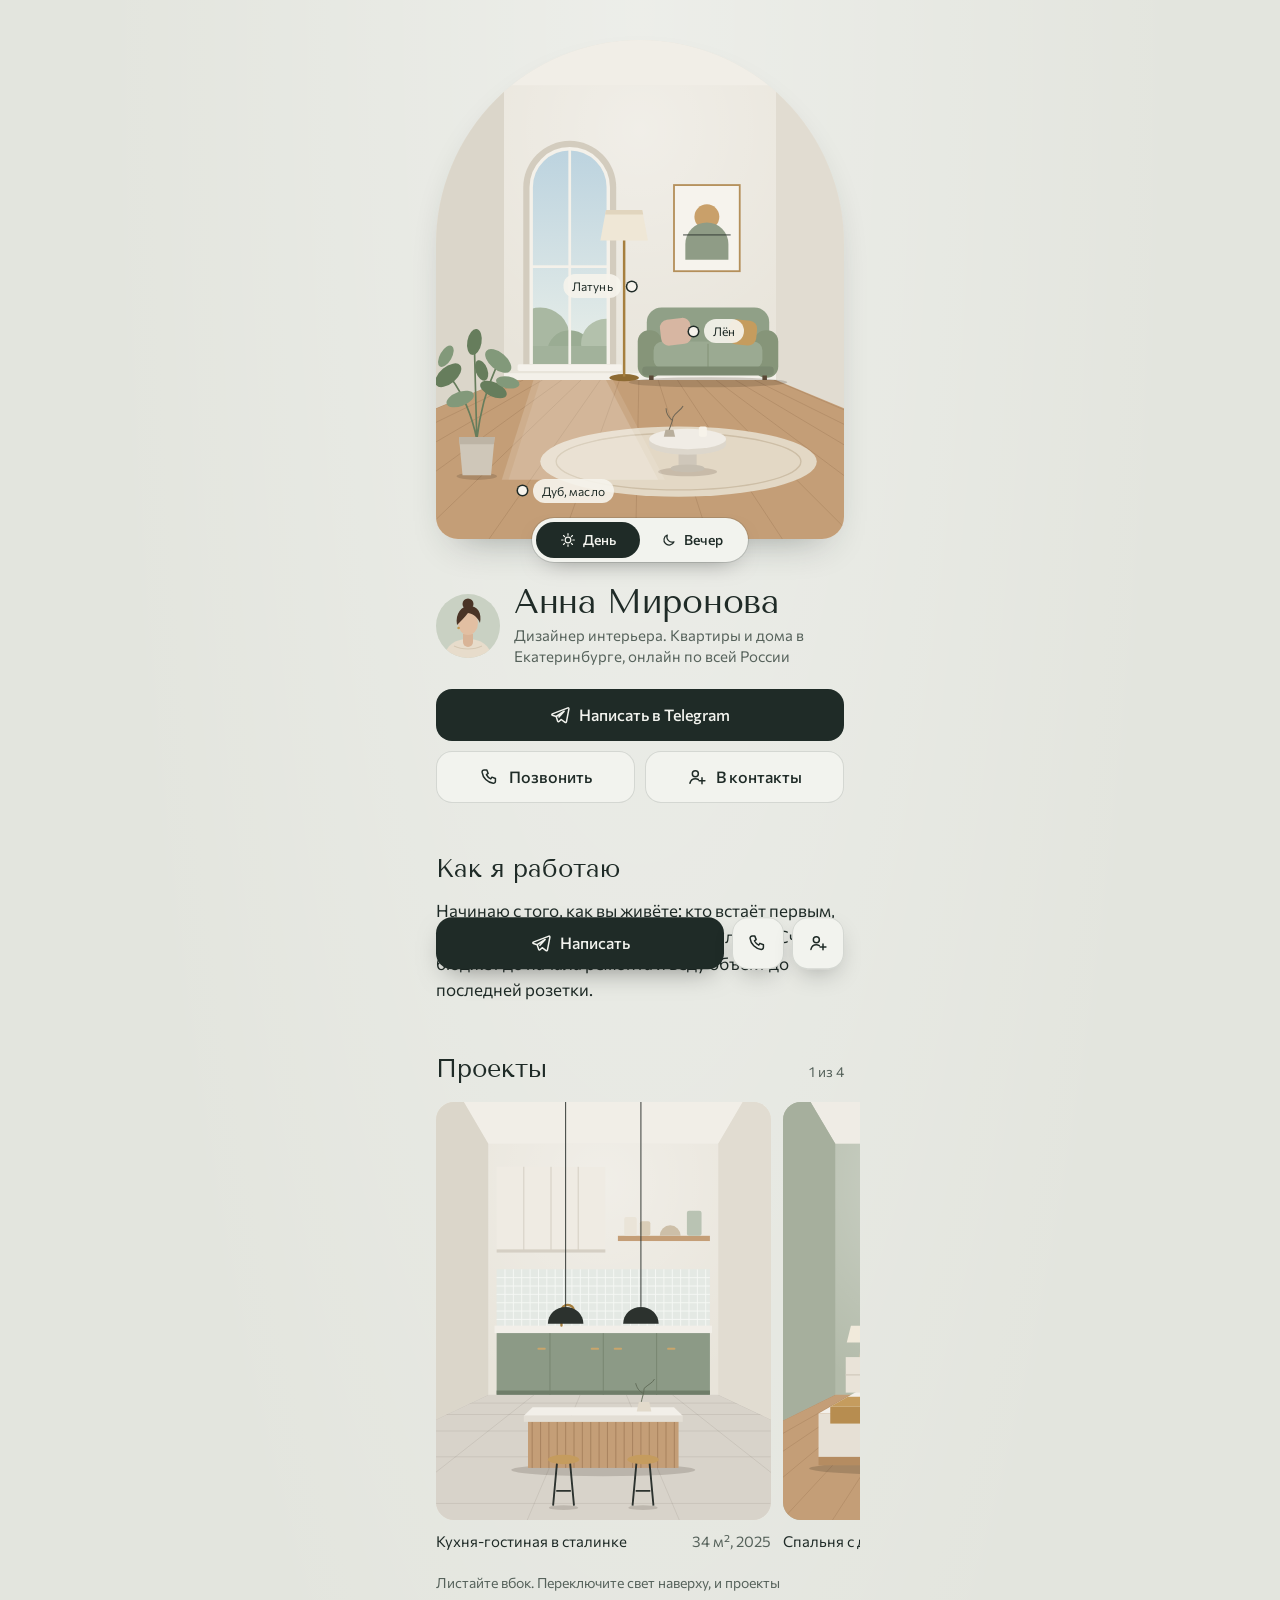
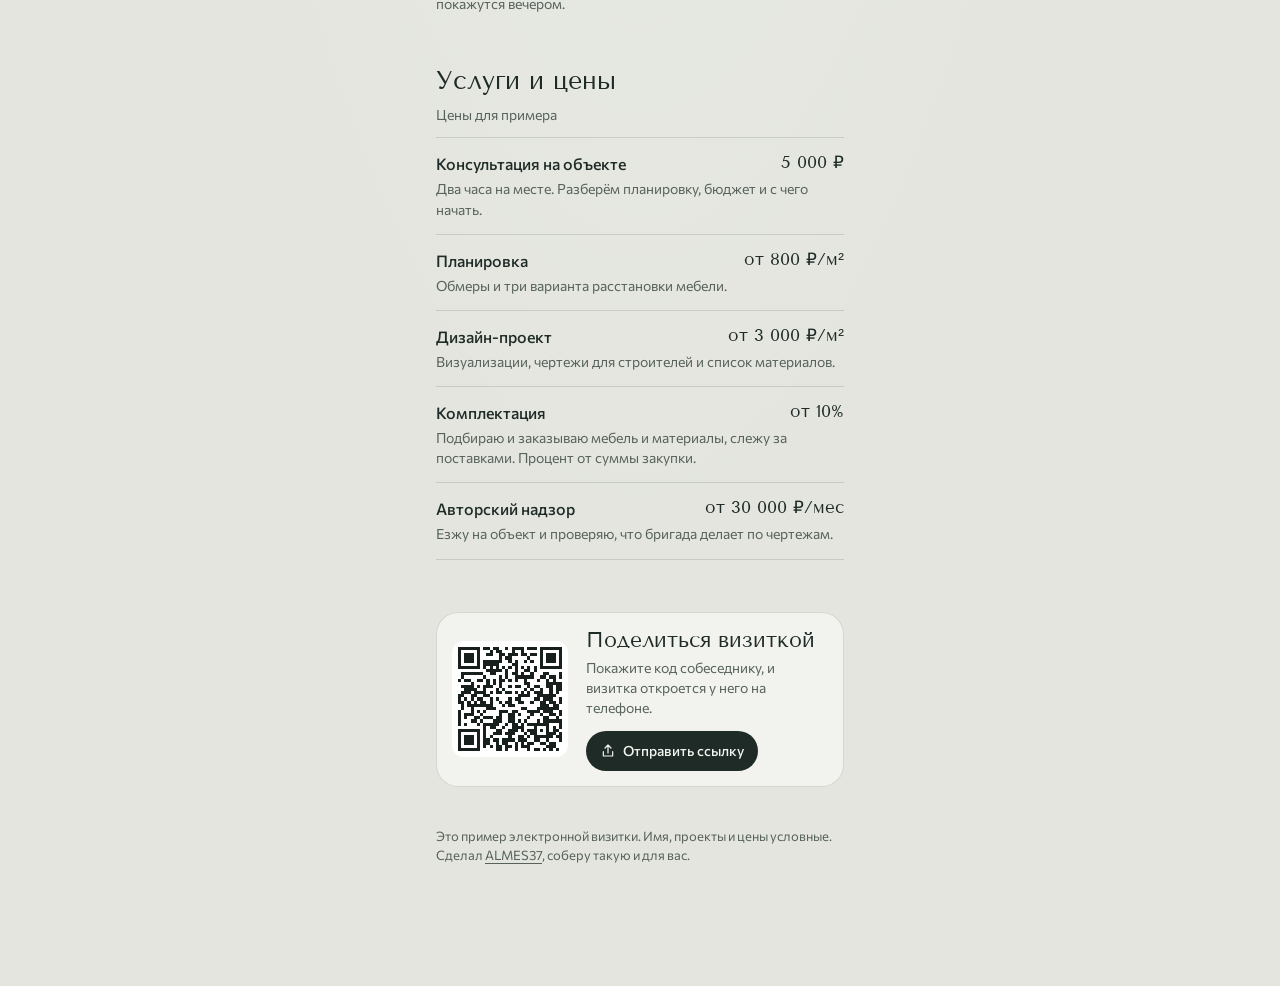
<file: vizitka-dizajner/index.html>
<!doctype html>
<html lang="ru">
<head>
<meta charset="utf-8">
<meta name="viewport" content="width=device-width, initial-scale=1, viewport-fit=cover">
<title>Анна Миронова, дизайнер интерьера</title>
<meta name="description" content="Электронная визитка дизайнера интерьера: проекты, услуги и цены, связь в одно касание.">
<meta name="robots" content="noindex">
<meta name="theme-color" content="#E3E5DE">
<meta property="og:type" content="website">
<meta property="og:title" content="Анна Миронова, дизайнер интерьера">
<meta property="og:description" content="Проекты, услуги и цены. Пример электронной визитки.">
<meta property="og:url" content="https://almes37.github.io/vizitka-dizajner/">
<meta property="og:image" content="https://almes37.github.io/vizitka-dizajner/og.jpg">
<meta property="og:image:width" content="1200">
<meta property="og:image:height" content="630">
<link rel="icon" href="data:image/svg+xml,%3Csvg xmlns='http://www.w3.org/2000/svg' viewBox='0 0 64 64'%3E%3Cpath d='M12 60V30a20 20 0 0 1 40 0v30z' fill='%237D8F7F'/%3E%3C/svg%3E">
<link rel="preconnect" href="https://fonts.googleapis.com">
<link rel="preconnect" href="https://fonts.gstatic.com" crossorigin>
<link href="https://fonts.googleapis.com/css2?family=Commissioner:wght@400;500;600&family=Tenor+Sans&display=swap" rel="stylesheet">
<script>
  // Вечерний режим включаем до отрисовки, чтобы страница не мигала.
  (function () {
    var m = null;
    try { m = localStorage.getItem('vizitka-light'); } catch (e) {}
    if (!m) m = window.matchMedia && matchMedia('(prefers-color-scheme: dark)').matches ? 'evening' : 'day';
    if (m === 'evening') document.documentElement.classList.add('is-evening');
  })();
</script>
<style>
:root {
  --bg: #E3E5DE;          /* штукатурка */
  --paper: #F2F3EE;
  --ink: #1F2B27;
  --ink-2: #56625B;
  --line: rgba(31, 43, 39, .14);
  --sage: #7D8F7F;
  --brass: #9A7436;
  --btn: #1F2B27;
  --btn-ink: #F2F3EE;
  --shadow: 0 18px 40px -22px rgba(31, 43, 39, .45);
  --f-display: "Tenor Sans", "Trebuchet MS", sans-serif;
  --f-body: "Commissioner", system-ui, -apple-system, "Segoe UI", sans-serif;
  --ease: cubic-bezier(.22, 1, .36, 1);
  color-scheme: light;
}
html.is-evening {
  --bg: #171D1A;
  --paper: #212925;
  --ink: #EEE8DC;
  --ink-2: #A9B0A6;
  --line: rgba(238, 232, 220, .13);
  --sage: #93A595;
  --brass: #E0B56A;
  --btn: #EBD6AE;
  --btn-ink: #1B211E;
  --shadow: 0 18px 40px -20px rgba(0, 0, 0, .7);
  color-scheme: dark;
}
* { box-sizing: border-box; }
html { -webkit-text-size-adjust: 100%; }
body {
  margin: 0;
  background: var(--bg);
  color: var(--ink);
  font: 400 16px/1.55 var(--f-body);
  transition: background-color .8s var(--ease), color .8s var(--ease);
  -webkit-font-smoothing: antialiased;
}
a { color: inherit; }
button { font: inherit; color: inherit; }
:focus-visible { outline: 2px solid var(--brass); outline-offset: 3px; border-radius: 10px; }

.card {
  max-width: 440px;
  margin-inline: auto;
  padding: max(16px, env(safe-area-inset-top)) 16px calc(120px + env(safe-area-inset-bottom));
}

/* ---------- первый экран ---------- */
.arch {
  position: relative;
  aspect-ratio: 360 / 440;
  border-radius: 50% 50% 22px 22px / 40.9% 40.9% 22px 22px;  /* верх — ровный полукруг */
  overflow: hidden;
  background: #E8E4DA;
  box-shadow: var(--shadow);
  isolation: isolate;
}
.arch .scene { position: absolute; inset: 0; width: 100%; height: 100%; display: block; }

.scene .dusk { fill: #2B2944; mix-blend-mode: multiply; opacity: 0; transition: opacity .9s var(--ease); }
.scene .glow { mix-blend-mode: screen; opacity: 0; transition: opacity 1s var(--ease) .25s; }
.scene .lit { opacity: 0; transition: opacity .5s var(--ease) .2s; }
.scene .day { transition: opacity .6s var(--ease); }
.is-evening .scene .dusk { opacity: .78; }
.is-evening .scene .glow,
.is-evening .scene .lit { opacity: 1; }
.is-evening .scene .day { opacity: 0; }

/* выноски с материалами, как в спецификации проекта */
.tag {
  position: absolute;
  left: var(--x); top: var(--y);
  display: flex; align-items: center; gap: 6px;
  font-size: 12px; line-height: 1; letter-spacing: .01em;
  color: #1F2B27;
  pointer-events: none;
}
.tag::before {
  content: "";
  width: 9px; height: 9px; flex: none;
  border-radius: 50%;
  background: #F6F3EC;
  box-shadow: 0 0 0 1.5px #1F2B27;
}
.tag span { background: rgba(246, 243, 236, .92); padding: 6px 9px; border-radius: 99px; }
.tag--left { flex-direction: row-reverse; translate: calc(-100% + 9px) 0; }

.light {
  position: relative; z-index: 2;
  display: flex; width: max-content;
  margin: -21px auto 0;
  padding: 4px;
  background: var(--paper);
  border-radius: 99px;
  box-shadow: 0 0 0 1px var(--line), 0 10px 24px -14px rgba(0, 0, 0, .5);
  transition: background-color .8s var(--ease);
}
.light::before {
  content: "";
  position: absolute; top: 4px; left: 4px;
  width: calc(50% - 4px); height: calc(100% - 8px);
  border-radius: 99px;
  background: var(--btn);
  transition: transform .45s var(--ease), background-color .8s var(--ease);
}
.is-evening .light::before { transform: translateX(100%); }
.light button {
  position: relative;
  display: flex; align-items: center; justify-content: center; gap: 7px;
  min-width: 104px; min-height: 36px;
  padding: 0 14px;
  border: 0; background: none; border-radius: 99px;
  font-size: 14px; font-weight: 500;
  cursor: pointer;
  transition: color .45s var(--ease);
}
.light button[aria-pressed="true"] { color: var(--btn-ink); }
.light svg { width: 16px; height: 16px; }

.who { display: grid; grid-template-columns: 64px 1fr; gap: 6px 14px; align-items: center; margin-top: 22px; }
.avatar { width: 64px; height: 64px; border-radius: 50%; overflow: hidden; grid-row: span 2; }
.avatar svg { display: block; width: 100%; height: 100%; }
h1 {
  margin: 0;
  font: 400 34px/1.05 var(--f-display);
  letter-spacing: -.01em;
}
.role { margin: 0; color: var(--ink-2); font-size: 15px; line-height: 1.4; }

.actions { display: grid; gap: 10px; margin-top: 22px; }
.btn {
  display: flex; align-items: center; justify-content: center; gap: 9px;
  min-height: 52px; padding: 0 18px;
  border-radius: 16px;
  font-weight: 500; font-size: 16px;
  text-decoration: none;
  background: var(--paper);
  box-shadow: inset 0 0 0 1px var(--line);
  transition: transform .2s var(--ease), background-color .8s var(--ease), color .8s var(--ease);
  -webkit-tap-highlight-color: transparent;
}
.btn:active { transform: scale(.97); }
.btn svg { width: 20px; height: 20px; flex: none; }
.btn--main { background: var(--btn); color: var(--btn-ink); box-shadow: none; }
.btn-row { display: grid; grid-template-columns: 1fr 1fr; gap: 10px; }

/* ---------- разделы ---------- */
section { margin-top: 52px; }
h2 { margin: 0 0 14px; font: 400 25px/1.15 var(--f-display); }
.lead { margin: 0; font-size: 17px; line-height: 1.55; max-width: 34em; }
.muted { color: var(--ink-2); }

.projects-head { display: flex; align-items: baseline; justify-content: space-between; gap: 12px; }
.count { color: var(--ink-2); font-size: 14px; font-variant-numeric: tabular-nums; }
.rail {
  display: grid; grid-auto-flow: column; grid-auto-columns: 82%;
  gap: 12px;
  margin-inline: -16px; padding: 4px 16px 6px;
  overflow-x: auto; overscroll-behavior-x: contain;
  scroll-snap-type: x mandatory; scroll-padding-inline: 16px;
  scrollbar-width: none;
}
.rail::-webkit-scrollbar { display: none; }
.proj { margin: 0; scroll-snap-align: start; }
.proj .frame { aspect-ratio: 4 / 5; border-radius: 18px; overflow: hidden; background: #E8E4DA; }
.proj .scene { display: block; width: 100%; height: 100%; }
.proj figcaption { display: flex; justify-content: space-between; gap: 10px; margin-top: 10px; font-size: 15px; }
.proj figcaption span { color: var(--ink-2); white-space: nowrap; }
.hint { margin: 12px 0 0; font-size: 14px; color: var(--ink-2); }

.prices { list-style: none; margin: 0; padding: 0; }
.prices li {
  display: grid; grid-template-columns: 1fr auto; gap: 2px 16px;
  padding: 14px 0;
  border-top: 1px solid var(--line);
}
.prices li:last-child { border-bottom: 1px solid var(--line); }
.prices b { font-weight: 500; }
.prices .price { font: 400 17px/1.3 var(--f-display); text-align: right; white-space: nowrap; }
.prices p { grid-column: 1 / -1; margin: 0; color: var(--ink-2); font-size: 14px; line-height: 1.45; max-width: 30em; }
.note { margin: -6px 0 12px; font-size: 14px; color: var(--ink-2); }

.share {
  display: grid; grid-template-columns: 116px 1fr; gap: 18px; align-items: center;
  padding: 16px;
  border-radius: 22px;
  background: var(--paper);
  box-shadow: inset 0 0 0 1px var(--line);
  transition: background-color .8s var(--ease);
}
.qr { width: 116px; height: 116px; padding: 6px; border-radius: 12px; background: #fff; color: #17201C; }
.qr svg { display: block; width: 100%; height: 100%; }
.share h2 { font-size: 21px; margin-bottom: 6px; }
.share p { margin: 0 0 12px; font-size: 14px; color: var(--ink-2); line-height: 1.45; }
.link-btn {
  display: inline-flex; align-items: center; gap: 7px;
  min-height: 40px; padding: 0 14px;
  border: 0; border-radius: 99px;
  background: var(--btn); color: var(--btn-ink);
  font-size: 14px; font-weight: 500;
  cursor: pointer;
  transition: background-color .8s var(--ease), color .8s var(--ease);
}
.link-btn svg { width: 16px; height: 16px; }

footer { margin-top: 40px; font-size: 13px; color: var(--ink-2); line-height: 1.5; }
footer a { text-underline-offset: 3px; }

/* ---------- закреплённые кнопки снизу ---------- */
.dock {
  position: fixed; left: 50%; bottom: 0; z-index: 10;
  display: grid; grid-template-columns: 1fr 52px 52px; gap: 8px;
  width: min(440px, 100%);
  padding: 10px 16px calc(10px + env(safe-area-inset-bottom));
  transform: translate(-50%, 110%);
  transition: transform .45s var(--ease);
}
.dock.is-shown { transform: translate(-50%, 0); }
.dock .btn { min-height: 52px; padding: 0; box-shadow: 0 10px 28px -12px rgba(0, 0, 0, .45), inset 0 0 0 1px var(--line); background: var(--paper); }
.dock .btn--main { background: var(--btn); box-shadow: 0 10px 28px -12px rgba(0, 0, 0, .5); }

/* ---------- окошко демо ---------- */
.sheet {
  width: min(440px, 100%); max-width: 100%;
  margin: auto auto 0; padding: 22px 20px calc(20px + env(safe-area-inset-bottom));
  border: 0; border-radius: 24px 24px 0 0;
  background: var(--paper); color: var(--ink);
}
.sheet::backdrop { background: rgba(10, 14, 12, .45); }
.sheet[open] { animation: sheet-in .4s var(--ease); }
@keyframes sheet-in { from { transform: translateY(100%); } }
.sheet h3 { margin: 0 0 8px; font: 400 22px/1.2 var(--f-display); }
.sheet p { margin: 0 0 18px; color: var(--ink-2); }
.sheet .actions { margin-top: 0; }
.sheet .btn { width: 100%; border: 0; cursor: pointer; }

.toast {
  position: fixed; left: 50%; bottom: calc(86px + env(safe-area-inset-bottom)); z-index: 20;
  padding: 10px 16px; border-radius: 99px;
  background: var(--ink); color: var(--bg); font-size: 14px;
  transform: translate(-50%, 20px); opacity: 0; pointer-events: none;
  transition: opacity .3s, transform .3s var(--ease);
}
.toast.is-shown { opacity: 1; transform: translate(-50%, 0); }

/* ---------- одно движение при открытии ---------- */
@media (prefers-reduced-motion: no-preference) {
  .arch .scene { animation: settle 1.4s var(--ease) both; }
  .tag { animation: tag-in .6s var(--ease) both; animation-delay: calc(.7s + var(--i) * .12s); }
  .light { animation: rise .7s var(--ease) .45s both; }
}
@keyframes settle { from { transform: scale(1.08); opacity: 0; } }
@keyframes tag-in { from { opacity: 0; transform: translateY(6px); } }
@keyframes rise { from { opacity: 0; transform: translateY(10px); } }

@media (prefers-reduced-motion: reduce) {
  *, *::before, *::after { transition-duration: .01ms !important; animation: none !important; }
}

/* широкий экран: визитка по центру, сбоку подсказка открыть с телефона */
@media (min-width: 900px) {
  body { background-image: radial-gradient(ellipse at 50% 0, rgba(255, 255, 255, .35), transparent 60%); }
  .card { padding-top: 40px; }
}
</style>
</head>
<body>
<svg class="defs" width="0" height="0" aria-hidden="true" focusable="false" style="position:absolute">
<defs>
  <radialGradient id="g-warm"><stop offset="0" stop-color="#ffd59a" stop-opacity=".95"/><stop offset=".35" stop-color="#ffac58" stop-opacity=".5"/><stop offset="1" stop-color="#ff8f3a" stop-opacity="0"/></radialGradient>
  <radialGradient id="g-soft"><stop offset="0" stop-color="#ffe2b5" stop-opacity=".7"/><stop offset="1" stop-color="#ffb46a" stop-opacity="0"/></radialGradient>
  <linearGradient id="g-shade" x1="0" y1="0" x2="0" y2="1"><stop offset="0" stop-color="#fff1d2"/><stop offset="1" stop-color="#ffc26f"/></linearGradient>
  <linearGradient id="g-sky" x1="0" y1="0" x2="0" y2="1"><stop offset="0" stop-color="#bcd3df"/><stop offset="1" stop-color="#e9efe9"/></linearGradient>
  <linearGradient id="g-night" x1="0" y1="0" x2="0" y2="1"><stop offset="0" stop-color="#0f1730"/><stop offset="1" stop-color="#26355c"/></linearGradient>
  <linearGradient id="g-mirror" x1="0" y1="0" x2="1" y2="1"><stop offset="0" stop-color="#e9eef0"/><stop offset=".5" stop-color="#cdd6da"/><stop offset="1" stop-color="#eef2f3"/></linearGradient>
  <radialGradient id="g-wall" cx=".5" cy=".15" r=".9"><stop offset="0" stop-color="#fff" stop-opacity=".38"/><stop offset="1" stop-color="#fff" stop-opacity="0"/></radialGradient>
</defs></svg>
<main class="card">
  <section class="hero" aria-label="Анна Миронова, дизайнер интерьера" style="margin-top:0">
    <div class="arch">
      <svg class="scene scene--hero" viewBox="0 0 360 440" preserveAspectRatio="xMidYMid slice" role="img" aria-label="Гостиная с арочным окном, льняным диваном и торшером" xmlns="http://www.w3.org/2000/svg">
<rect width="360" height="440" fill="#E8E4DA"/>
<polygon points="-1260.0,-2270.0 60.0,40.0 300.0,40.0 1620.0,-2270.0" fill="#F1EEE7"/>
<polygon points="-1260.0,-2270.0 60.0,40.0 60.0,300.0 -1260.0,850.0" fill="#DBD6CA"/>
<polygon points="1620.0,-2270.0 300.0,40.0 300.0,300.0 1620.0,850.0" fill="#E1DCD1"/>
<polygon points="-1260.0,850.0 60.0,300.0 300.0,300.0 1620.0,850.0" fill="#C49E77" id="hero-floor"/>
<clipPath id="hero-fc"><polygon points="-1260.0,850.0 60.0,300.0 300.0,300.0 1620.0,850.0"/></clipPath>
<path clip-path="url(#hero-fc)" d="M-450.0 300L-8640.0 950.0M-433.0 300L-8402.0 950.0M-416.0 300L-8164.0 950.0M-399.0 300L-7926.0 950.0M-382.0 300L-7688.0 950.0M-365.0 300L-7450.0 950.0M-348.0 300L-7212.0 950.0M-331.0 300L-6974.0 950.0M-314.0 300L-6736.0 950.0M-297.0 300L-6498.0 950.0M-280.0 300L-6260.0 950.0M-263.0 300L-6022.0 950.0M-246.0 300L-5784.0 950.0M-229.0 300L-5546.0 950.0M-212.0 300L-5308.0 950.0M-195.0 300L-5070.0 950.0M-178.0 300L-4832.0 950.0M-161.0 300L-4594.0 950.0M-144.0 300L-4356.0 950.0M-127.0 300L-4118.0 950.0M-110.0 300L-3880.0 950.0M-93.0 300L-3642.0 950.0M-76.0 300L-3404.0 950.0M-59.0 300L-3166.0 950.0M-42.0 300L-2928.0 950.0M-25.0 300L-2690.0 950.0M-8.0 300L-2452.0 950.0M9.0 300L-2214.0 950.0M26.0 300L-1976.0 950.0M43.0 300L-1738.0 950.0M60.0 300L-1500.0 950.0M77.0 300L-1262.0 950.0M94.0 300L-1024.0 950.0M111.0 300L-786.0 950.0M128.0 300L-548.0 950.0M145.0 300L-310.0 950.0M162.0 300L-72.0 950.0M179.0 300L166.0 950.0M196.0 300L404.0 950.0M213.0 300L642.0 950.0M230.0 300L880.0 950.0M247.0 300L1118.0 950.0M264.0 300L1356.0 950.0M281.0 300L1594.0 950.0M298.0 300L1832.0 950.0M315.0 300L2070.0 950.0M332.0 300L2308.0 950.0M349.0 300L2546.0 950.0M366.0 300L2784.0 950.0M383.0 300L3022.0 950.0M400.0 300L3260.0 950.0M417.0 300L3498.0 950.0M434.0 300L3736.0 950.0M451.0 300L3974.0 950.0M468.0 300L4212.0 950.0M485.0 300L4450.0 950.0M502.0 300L4688.0 950.0M519.0 300L4926.0 950.0M536.0 300L5164.0 950.0M553.0 300L5402.0 950.0M570.0 300L5640.0 950.0M587.0 300L5878.0 950.0M604.0 300L6116.0 950.0M621.0 300L6354.0 950.0M638.0 300L6592.0 950.0M655.0 300L6830.0 950.0M672.0 300L7068.0 950.0M689.0 300L7306.0 950.0M706.0 300L7544.0 950.0M723.0 300L7782.0 950.0M740.0 300L8020.0 950.0M757.0 300L8258.0 950.0M774.0 300L8496.0 950.0M791.0 300L8734.0 950.0M808.0 300L8972.0 950.0" stroke="rgba(92,58,28,.16)" stroke-width="0.8" fill="none"/>
<rect x="60" y="40" width="240" height="260" fill="url(#g-wall)"/>
<clipPath id="hero-win"><path d="M84 286V130a34 34 0 0 1 68 0v156z"/></clipPath>
<path d="M77 292V130a41 41 0 0 1 82 0v162z" fill="#D3CCBE"/>
<path d="M84 286V130a34 34 0 0 1 68 0v156z" fill="url(#g-sky)"/>
<g clip-path="url(#hero-win)"><circle cx="92" cy="262" r="26" fill="#A9B8A2"/><circle cx="118" cy="276" r="20" fill="#9AAC93"/><circle cx="150" cy="268" r="22" fill="#B3C1AC"/><rect x="80" y="270" width="80" height="20" fill="#A2B29B"/></g>
<path d="M118 96v190M84 200h68" stroke="#F4F1EA" stroke-width="2.4" fill="none"/>
<path d="M84 286V130a34 34 0 0 1 68 0v156" stroke="#F4F1EA" stroke-width="3" fill="none"/>
<rect x="72" y="286" width="92" height="6" rx="1.5" fill="#F5F2EC"/>
<rect x="60" y="294" width="240" height="6" fill="#F3F0E9"/>
<ellipse cx="214" cy="372" rx="122" ry="31" fill="#E3D8C5"/><ellipse cx="214" cy="372" rx="108" ry="25" fill="none" stroke="#CDBEA6" stroke-width="1.2"/>
<rect x="210" y="128" width="58" height="76" fill="#F6F3ED" stroke="#B48F5A" stroke-width="1.6"/><circle cx="239" cy="156" r="11" fill="#C9A06A"/><path d="M220 194v-14a19 19 0 0 1 38 0v14z" fill="#8F9C86"/><path d="M218 172h42" stroke="#2C322E" stroke-width=".8"/>
<ellipse cx="166" cy="298" rx="13" ry="3.2" fill="#8E6B33"/><path d="M166 297V170" stroke="#A67F3E" stroke-width="2.2"/><path d="M150 150h32l5 27h-42z" fill="#EFE7D6"/><path d="M150 150h32l.8 4h-33.6z" fill="#E1D5BE"/>
<ellipse cx="240" cy="302" rx="70" ry="4.5" fill="rgba(55,42,28,.2)"/><rect x="186" y="236" width="108" height="42" rx="13" fill="#90A087"/><rect x="178" y="256" width="21" height="42" rx="10" fill="#869579"/><rect x="281" y="256" width="21" height="42" rx="10" fill="#869579"/><rect x="192" y="266" width="96" height="24" rx="8" fill="#9BAA92"/><path d="M240 268v22" stroke="#869579" stroke-width="1"/><rect x="182" y="288" width="116" height="8" rx="3" fill="#7B8970"/><rect x="188" y="296" width="4" height="4" fill="#5A4836"/><rect x="288" y="296" width="4" height="4" fill="#5A4836"/><rect x="198" y="246" width="27" height="23" rx="7" fill="#D7B6A2" transform="rotate(-7 211 257)"/><rect x="258" y="247" width="25" height="22" rx="7" fill="#C59C5E" transform="rotate(6 270 258)"/>
<ellipse cx="222" cy="381" rx="26" ry="4" fill="rgba(55,42,28,.16)"/><path d="M214 356h16v22h-16z" fill="#CFC7BA"/><ellipse cx="222" cy="378" rx="15" ry="3.5" fill="#C6BEB0"/><path d="M188 352v5a34 9 0 0 0 68 0v-5z" fill="#DDD7CC"/><ellipse cx="222" cy="352" rx="34" ry="9" fill="#F0ECE5"/><rect x="232" y="341" width="7" height="9" rx="1.5" fill="#F7F3EA"/><path d="M205 348c0-6 4-9 4-15M209 333c3-5 7-6 9-10M209 336c-4-3-6-7-6-11" stroke="#6E6656" stroke-width=".9" fill="none"/><path d="M201 350h10l-1.5-6h-7z" fill="#B8AE9C"/>
<path d="M36 352.5q-6.300000000000001 -31.5 -23.1 -54.6M36 352.5q4.2 -35.7 16.8 -63.0M36 352.5q-1.05 -42.0 -2.1 -81.9" stroke="#667D5C" stroke-width="1.47" fill="none"/><ellipse cx="10.8" cy="295.8" rx="13.7" ry="7.4" transform="rotate(-40 10.8 295.8)" fill="#667D5C"/><ellipse cx="21.3" cy="316.8" rx="12.6" ry="6.3" transform="rotate(-20 21.3 316.8)" fill="#82997A"/><ellipse cx="54.9" cy="283.2" rx="13.7" ry="7.4" transform="rotate(40 54.9 283.2)" fill="#82997A"/><ellipse cx="50.7" cy="308.4" rx="12.6" ry="6.3" transform="rotate(25 50.7 308.4)" fill="#667D5C"/><ellipse cx="33.9" cy="266.4" rx="11.6" ry="6.3" transform="rotate(-80 33.9 266.4)" fill="#667D5C"/><ellipse cx="8.7" cy="279.0" rx="10.5" ry="5.2" transform="rotate(-60 8.7 279.0)" fill="#82997A"/><ellipse cx="63.3" cy="302.1" rx="10.5" ry="5.2" transform="rotate(10 63.3 302.1)" fill="#82997A"/><ellipse cx="40.2" cy="291.6" rx="9.5" ry="5.2" transform="rotate(70 40.2 291.6)" fill="#667D5C"/><ellipse cx="36" cy="385" rx="17.85" ry="3.1500000000000004" fill="rgba(50,40,30,.18)"/><path d="M20.25 350.4h31.5l-3.1500000000000004 33.6h-25.200000000000003z" fill="#CFC7B9"/><path d="M20.25 350.4h31.5l-0.63 6.300000000000001h-30.240000000000002z" fill="#BDB4A5"/>
<g class="day"><polygon points="86,300 150,300 196,388 58,388" fill="#fff" opacity=".16"/><polygon points="86,300 150,300 196,388 58,388" fill="#fff" opacity=".1" transform="translate(6 0)"/></g>
<rect class="dusk" width="360" height="440"/>
<g class="glow"><ellipse cx="166" cy="205" rx="150" ry="175" fill="url(#g-warm)" opacity="0.95"/><ellipse cx="166" cy="300" rx="100" ry="22" fill="url(#g-warm)" opacity="0.8"/><ellipse cx="235" cy="345" rx="32" ry="20" fill="url(#g-soft)" opacity="0.9"/></g>
<g class="lit"><path d="M84 286V130a34 34 0 0 1 68 0v156z" fill="url(#g-night)"/><g fill="#e9e3cf"><circle cx="134" cy="122" r="7"/><circle cx="131" cy="119" r="7" fill="#1a2443"/><circle cx="100" cy="150" r=".9"/><circle cx="110" cy="118" r=".7"/><circle cx="142" cy="170" r=".8"/></g><g clip-path="url(#hero-win)"><circle cx="92" cy="262" r="26" fill="#18213a"/><circle cx="150" cy="268" r="22" fill="#1b2541"/><rect x="80" y="270" width="80" height="20" fill="#17203a"/></g><path d="M118 96v190M84 200h68" stroke="#3a3f4a" stroke-width="2.4" fill="none"/><path d="M150 150h32l5 27h-42z" fill="url(#g-shade)"/><ellipse cx="166" cy="177" rx="21" ry="2.5" fill="#fff6dc"/><path d="M234 341c1.5-3 1.5-5 0-7" stroke="#ffd089" stroke-width="2.2" stroke-linecap="round"/></g>
</svg>
      <span class="tag" style="--x:62%;--y:56%;--i:0"><span>Лён</span></span>
      <span class="tag tag--left" style="--x:47%;--y:47%;--i:1"><span>Латунь</span></span>
      <span class="tag" style="--x:20%;--y:88%;--i:2"><span>Дуб, масло</span></span>
    </div>
    <div class="light" role="group" aria-label="Свет в интерьерах">
      <button type="button" data-mode="day" aria-pressed="true">
        <svg viewBox="0 0 24 24" fill="none" stroke="currentColor" stroke-width="1.8" stroke-linecap="round" aria-hidden="true"><circle cx="12" cy="12" r="4.2"/><path d="M12 2.5v2.2M12 19.3v2.2M2.5 12h2.2M19.3 12h2.2M5.3 5.3l1.6 1.6M17.1 17.1l1.6 1.6M5.3 18.7l1.6-1.6M17.1 6.9l1.6-1.6"/></svg>
        День
      </button>
      <button type="button" data-mode="evening" aria-pressed="false">
        <svg viewBox="0 0 24 24" fill="none" stroke="currentColor" stroke-width="1.8" stroke-linejoin="round" aria-hidden="true"><path d="M19.5 14.6A7.8 7.8 0 0 1 9.4 4.5a7.8 7.8 0 1 0 10.1 10.1z"/></svg>
        Вечер
      </button>
    </div>

    <div class="who">
      <div class="avatar" aria-hidden="true">
        <svg viewBox="0 0 64 64"><rect width="64" height="64" fill="#C9D1C3"/><path d="M8 64c2-13 11-19 24-19s22 6 24 19z" fill="#E7DCCB"/><path d="M27 40h10v8a5 5 0 0 1-10 0z" fill="#D9B497"/><ellipse cx="32" cy="29" rx="10" ry="12" fill="#E2BFA2"/><path d="M21 31c-2-12 5-19 12-19 9 0 13 7 11 17-2-5-6-9-12-10-3 4-7 8-11 12z" fill="#4A3426"/><circle cx="32" cy="10" r="5.5" fill="#4A3426"/><circle cx="22.6" cy="34" r="1.3" fill="#C49A52"/><path d="M18 52c4 2 9 3 14 3s10-1 14-3" stroke="#D6C8B3" stroke-width="1.2" fill="none"/></svg>
      </div>
      <h1>Анна Миронова</h1>
      <p class="role">Дизайнер интерьера. Квартиры и дома в Екатеринбурге, онлайн по всей России</p>
    </div>

    <div class="actions" id="actions">
      <a class="btn btn--main" href="#" data-act="tg">
        <svg viewBox="0 0 24 24" fill="none" stroke="currentColor" stroke-width="1.8" stroke-linejoin="round" aria-hidden="true"><path d="M21.5 3.5 2.8 10.7c-.8.3-.8 1.4 0 1.6l4.6 1.5 1.8 5.6c.2.7 1.1.9 1.6.4l2.6-2.4 4.7 3.5c.6.4 1.4.1 1.6-.6l3-15.6c.1-.8-.6-1.4-1.2-1.2z"/><path d="m7.4 13.8 9.6-6.3-6.8 7.6"/></svg>
        Написать в Telegram
      </a>
      <div class="btn-row">
        <a class="btn" href="#" data-act="call">
          <svg viewBox="0 0 24 24" fill="none" stroke="currentColor" stroke-width="1.8" stroke-linejoin="round" aria-hidden="true"><path d="M5 3.5h3.2l1.6 4.2-2.1 1.4a11 11 0 0 0 5.2 5.2l1.4-2.1 4.2 1.6V17a2.5 2.5 0 0 1-2.7 2.5A15.5 15.5 0 0 1 2.5 6.2 2.5 2.5 0 0 1 5 3.5z"/></svg>
          Позвонить
        </a>
        <a class="btn" href="contact.vcf" download="Анна Миронова.vcf">
          <svg viewBox="0 0 24 24" fill="none" stroke="currentColor" stroke-width="1.8" stroke-linecap="round" aria-hidden="true"><circle cx="10" cy="8" r="3.6"/><path d="M3.5 19.5c.8-3.6 3.4-5.5 6.5-5.5 1.4 0 2.6.4 3.6 1M18 13v7M14.5 16.5h7"/></svg>
          В контакты
        </a>
      </div>
    </div>
  </section>

  <section aria-labelledby="h-about">
    <h2 id="h-about">Как я работаю</h2>
    <p class="lead">Начинаю с того, как вы живёте: кто встаёт первым, где сушить бельё, куда поставить пылесос. Считаю бюджет до начала ремонта и веду объект до последней розетки.</p>
  </section>

  <section aria-labelledby="h-projects">
    <div class="projects-head">
      <h2 id="h-projects">Проекты</h2>
      <span class="count" aria-live="polite"><span id="cur">1</span> из 4</span>
    </div>
    <div class="rail" id="rail" tabindex="0" aria-label="Проекты, листаются вбок">
      <figure class="proj"><div class="frame"><svg class="scene " viewBox="0 0 320 400" preserveAspectRatio="xMidYMid slice" role="img" aria-label="Кухня-гостиная с зелёными фасадами и островом" xmlns="http://www.w3.org/2000/svg">
<rect width="320" height="400" fill="#E8E4DA"/>
<polygon points="-1160.0,-2028.0 50.0,40.0 270.0,40.0 1480.0,-2028.0" fill="#F1EEE7"/>
<polygon points="-1160.0,-2028.0 50.0,40.0 50.0,280.0 -1160.0,852.0" fill="#DBD6CA"/>
<polygon points="1480.0,-2028.0 270.0,40.0 270.0,280.0 1480.0,852.0" fill="#E1DCD1"/>
<polygon points="-1160.0,852.0 50.0,280.0 270.0,280.0 1480.0,852.0" fill="#D8D3CA" id="kit-floor"/>
<clipPath id="kit-fc"><polygon points="-1160.0,852.0 50.0,280.0 270.0,280.0 1480.0,852.0"/></clipPath>
<path clip-path="url(#kit-fc)" d="M-1270.0 280L-19860.0 956.0M-1226.0 280L-19244.0 956.0M-1182.0 280L-18628.0 956.0M-1138.0 280L-18012.0 956.0M-1094.0 280L-17396.0 956.0M-1050.0 280L-16780.0 956.0M-1006.0 280L-16164.0 956.0M-962.0 280L-15548.0 956.0M-918.0 280L-14932.0 956.0M-874.0 280L-14316.0 956.0M-830.0 280L-13700.0 956.0M-786.0 280L-13084.0 956.0M-742.0 280L-12468.0 956.0M-698.0 280L-11852.0 956.0M-654.0 280L-11236.0 956.0M-610.0 280L-10620.0 956.0M-566.0 280L-10004.0 956.0M-522.0 280L-9388.0 956.0M-478.0 280L-8772.0 956.0M-434.0 280L-8156.0 956.0M-390.0 280L-7540.0 956.0M-346.0 280L-6924.0 956.0M-302.0 280L-6308.0 956.0M-258.0 280L-5692.0 956.0M-214.0 280L-5076.0 956.0M-170.0 280L-4460.0 956.0M-126.0 280L-3844.0 956.0M-82.0 280L-3228.0 956.0M-38.0 280L-2612.0 956.0M6.0 280L-1996.0 956.0M50.0 280L-1380.0 956.0M94.0 280L-764.0 956.0M138.0 280L-148.0 956.0M182.0 280L468.0 956.0M226.0 280L1084.0 956.0M270.0 280L1700.0 956.0M314.0 280L2316.0 956.0M358.0 280L2932.0 956.0M402.0 280L3548.0 956.0M446.0 280L4164.0 956.0M490.0 280L4780.0 956.0M534.0 280L5396.0 956.0M578.0 280L6012.0 956.0M622.0 280L6628.0 956.0M666.0 280L7244.0 956.0M710.0 280L7860.0 956.0M754.0 280L8476.0 956.0M798.0 280L9092.0 956.0M842.0 280L9708.0 956.0M886.0 280L10324.0 956.0M930.0 280L10940.0 956.0M974.0 280L11556.0 956.0M1018.0 280L12172.0 956.0M1062.0 280L12788.0 956.0M1106.0 280L13404.0 956.0M1150.0 280L14020.0 956.0M1194.0 280L14636.0 956.0M1238.0 280L15252.0 956.0M1282.0 280L15868.0 956.0M1326.0 280L16484.0 956.0M1370.0 280L17100.0 956.0M1414.0 280L17716.0 956.0M1458.0 280L18332.0 956.0M1502.0 280L18948.0 956.0M1546.0 280L19564.0 956.0M1590.0 280L20180.0 956.0" stroke="rgba(70,60,50,.12)" stroke-width="0.8" fill="none"/>
<path clip-path="url(#kit-fc)" d="M0 288.0H320M0 298.9H320M0 314.7H320M0 339.4H320M0 384.0H320" stroke="rgba(70,60,50,.12)" stroke-width="0.8" fill="none"/>
<rect x="50" y="40" width="220" height="240" fill="url(#g-wall)"/>
<rect x="58" y="160" width="204" height="56" fill="#E4E9E4"/><g stroke="#F6F8F5" stroke-width=".9"><path d="M58 168H262" /><path d="M58 176H262" /><path d="M58 184H262" /><path d="M58 192H262" /><path d="M58 200H262" /><path d="M58 208H262" /><path d="M66 160V216"/><path d="M74 160V216"/><path d="M82 160V216"/><path d="M90 160V216"/><path d="M98 160V216"/><path d="M106 160V216"/><path d="M114 160V216"/><path d="M122 160V216"/><path d="M130 160V216"/><path d="M138 160V216"/><path d="M146 160V216"/><path d="M154 160V216"/><path d="M162 160V216"/><path d="M170 160V216"/><path d="M178 160V216"/><path d="M186 160V216"/><path d="M194 160V216"/><path d="M202 160V216"/><path d="M210 160V216"/><path d="M218 160V216"/><path d="M226 160V216"/><path d="M234 160V216"/><path d="M242 160V216"/><path d="M250 160V216"/><path d="M258 160V216"/></g>
<rect x="58" y="62" width="104" height="80" fill="#EFEBE3"/><path d="M110 62v80M84 62v80M136 62v80" stroke="#D5CFC4" stroke-width="1"/><rect x="58" y="141" width="104" height="3" fill="#D5CFC4"/>
<rect x="174" y="128" width="88" height="5" fill="#C49E77"/><rect x="180" y="110" width="12" height="18" rx="2" fill="#EAE4D8"/><rect x="195" y="114" width="10" height="14" rx="2" fill="#D9CDB7"/><path d="M214 128a10 10 0 0 1 20 0z" fill="#CDBFA8"/><rect x="240" y="104" width="14" height="24" rx="2" fill="#B9C3B3"/>
<rect x="58" y="221" width="204" height="59" fill="#8C9A86"/><path d="M109 221v59M160 221v59M211 221v59" stroke="#7A8873" stroke-width="1.1"/><path d="M98 236h6M149 236h6M171 236h6M222 236h6" stroke="#C9A56B" stroke-width="2" stroke-linecap="round"/><rect x="56" y="214" width="208" height="7" fill="#F2EFE9"/><rect x="58" y="276" width="204" height="4" fill="#6F7D69"/>
<path d="M120 214v-14a6 6 0 0 1 12 0v3" stroke="#A67F3E" stroke-width="2.2" fill="none" stroke-linecap="round"/>
<ellipse cx="160" cy="352" rx="88" ry="6" fill="rgba(50,40,30,.18)"/>
<polygon points="92.4,292.0 227.6,292.0 236.0,300.0 84.0,300.0" fill="#F2EFE9"/>
<rect x="84" y="300" width="152" height="6" fill="#E3DED5"/><rect x="88" y="306" width="144" height="44" fill="#C49E77"/><g stroke="rgba(92,58,28,.25)" stroke-width="1"><path d="M92 306v44"/><path d="M100 306v44"/><path d="M108 306v44"/><path d="M116 306v44"/><path d="M124 306v44"/><path d="M132 306v44"/><path d="M140 306v44"/><path d="M148 306v44"/><path d="M156 306v44"/><path d="M164 306v44"/><path d="M172 306v44"/><path d="M180 306v44"/><path d="M188 306v44"/><path d="M196 306v44"/><path d="M204 306v44"/><path d="M212 306v44"/><path d="M220 306v44"/><path d="M228 306v44"/></g>
<path d="M196 292c0-8 3-12 3-18M199 274c4-4 8-5 10-9M199 279c-5-2-7-6-8-10" stroke="#5f6a57" stroke-width=".9" fill="none"/><path d="M192 296h14l-2-9h-10z" fill="#E2DACB"/>
<path d="M112 386l4 -44M132 386l-4 -44M115 372h14" stroke="#2C322E" stroke-width="1.8" fill="none"/><ellipse cx="122" cy="342" rx="15" ry="4.5" fill="#C59C5E"/><ellipse cx="122" cy="388" rx="14" ry="2.2" fill="rgba(50,40,30,.16)"/>
<path d="M188 386l4 -44M208 386l-4 -44M191 372h14" stroke="#2C322E" stroke-width="1.8" fill="none"/><ellipse cx="198" cy="342" rx="15" ry="4.5" fill="#C59C5E"/><ellipse cx="198" cy="388" rx="14" ry="2.2" fill="rgba(50,40,30,.16)"/>
<path d="M124 0v196" stroke="#2C322E" stroke-width=".9"/><path d="M107 212a17 16 0 0 1 34 0z" fill="#2C322E"/><path d="M196 0v196" stroke="#2C322E" stroke-width=".9"/><path d="M179 212a17 16 0 0 1 34 0z" fill="#2C322E"/>
<g class="day"></g>
<rect class="dusk" width="320" height="400"/>
<g class="glow"><ellipse cx="124" cy="250" rx="75" ry="106" fill="url(#g-warm)" opacity="0.95"/><ellipse cx="196" cy="250" rx="75" ry="106" fill="url(#g-warm)" opacity="0.95"/><ellipse cx="160" cy="296" rx="138" ry="28" fill="url(#g-warm)" opacity="0.9"/><ellipse cx="110" cy="160" rx="88" ry="32" fill="url(#g-soft)" opacity="0.7"/></g>
<g class="lit"><ellipse cx="124" cy="212" rx="16" ry="3" fill="#fff4d6"/><ellipse cx="196" cy="212" rx="16" ry="3" fill="#fff4d6"/><rect x="58" y="141" width="104" height="3" fill="#ffe1a8"/></g>
</svg></div><figcaption>Кухня-гостиная в сталинке <span>34 м², 2025</span></figcaption></figure>
      <figure class="proj"><div class="frame"><svg class="scene " viewBox="0 0 320 400" preserveAspectRatio="xMidYMid slice" role="img" aria-label="Спальня с изголовьем из дубовых реек и двумя прикроватными лампами" xmlns="http://www.w3.org/2000/svg">
<rect width="320" height="400" fill="#B3BBAA"/>
<polygon points="-1160.0,-2006.0 50.0,40.0 270.0,40.0 1480.0,-2006.0" fill="#EFECE5"/>
<polygon points="-1160.0,-2006.0 50.0,40.0 50.0,280.0 -1160.0,874.0" fill="#A6AF9D"/>
<polygon points="1480.0,-2006.0 270.0,40.0 270.0,280.0 1480.0,874.0" fill="#ADB5A4"/>
<polygon points="-1160.0,874.0 50.0,280.0 270.0,280.0 1480.0,874.0" fill="#C49E77" id="bed-floor"/>
<clipPath id="bed-fc"><polygon points="-1160.0,874.0 50.0,280.0 270.0,280.0 1480.0,874.0"/></clipPath>
<path clip-path="url(#bed-fc)" d="M-400.0 280L-7680.0 982.0M-385.0 280L-7470.0 982.0M-370.0 280L-7260.0 982.0M-355.0 280L-7050.0 982.0M-340.0 280L-6840.0 982.0M-325.0 280L-6630.0 982.0M-310.0 280L-6420.0 982.0M-295.0 280L-6210.0 982.0M-280.0 280L-6000.0 982.0M-265.0 280L-5790.0 982.0M-250.0 280L-5580.0 982.0M-235.0 280L-5370.0 982.0M-220.0 280L-5160.0 982.0M-205.0 280L-4950.0 982.0M-190.0 280L-4740.0 982.0M-175.0 280L-4530.0 982.0M-160.0 280L-4320.0 982.0M-145.0 280L-4110.0 982.0M-130.0 280L-3900.0 982.0M-115.0 280L-3690.0 982.0M-100.0 280L-3480.0 982.0M-85.0 280L-3270.0 982.0M-70.0 280L-3060.0 982.0M-55.0 280L-2850.0 982.0M-40.0 280L-2640.0 982.0M-25.0 280L-2430.0 982.0M-10.0 280L-2220.0 982.0M5.0 280L-2010.0 982.0M20.0 280L-1800.0 982.0M35.0 280L-1590.0 982.0M50.0 280L-1380.0 982.0M65.0 280L-1170.0 982.0M80.0 280L-960.0 982.0M95.0 280L-750.0 982.0M110.0 280L-540.0 982.0M125.0 280L-330.0 982.0M140.0 280L-120.0 982.0M155.0 280L90.0 982.0M170.0 280L300.0 982.0M185.0 280L510.0 982.0M200.0 280L720.0 982.0M215.0 280L930.0 982.0M230.0 280L1140.0 982.0M245.0 280L1350.0 982.0M260.0 280L1560.0 982.0M275.0 280L1770.0 982.0M290.0 280L1980.0 982.0M305.0 280L2190.0 982.0M320.0 280L2400.0 982.0M335.0 280L2610.0 982.0M350.0 280L2820.0 982.0M365.0 280L3030.0 982.0M380.0 280L3240.0 982.0M395.0 280L3450.0 982.0M410.0 280L3660.0 982.0M425.0 280L3870.0 982.0M440.0 280L4080.0 982.0M455.0 280L4290.0 982.0M470.0 280L4500.0 982.0M485.0 280L4710.0 982.0M500.0 280L4920.0 982.0M515.0 280L5130.0 982.0M530.0 280L5340.0 982.0M545.0 280L5550.0 982.0M560.0 280L5760.0 982.0M575.0 280L5970.0 982.0M590.0 280L6180.0 982.0M605.0 280L6390.0 982.0M620.0 280L6600.0 982.0M635.0 280L6810.0 982.0M650.0 280L7020.0 982.0M665.0 280L7230.0 982.0M680.0 280L7440.0 982.0M695.0 280L7650.0 982.0M710.0 280L7860.0 982.0" stroke="rgba(92,58,28,.16)" stroke-width="0.8" fill="none"/>
<rect x="50" y="40" width="220" height="240" fill="url(#g-wall)"/>
<rect x="100" y="114" width="120" height="166" fill="#C9A47C"/><rect x="104" y="118" width="5" height="160" fill="#B88E62"/><rect x="111" y="118" width="5" height="160" fill="#B88E62"/><rect x="118" y="118" width="5" height="160" fill="#B88E62"/><rect x="125" y="118" width="5" height="160" fill="#B88E62"/><rect x="132" y="118" width="5" height="160" fill="#B88E62"/><rect x="139" y="118" width="5" height="160" fill="#B88E62"/><rect x="146" y="118" width="5" height="160" fill="#B88E62"/><rect x="153" y="118" width="5" height="160" fill="#B88E62"/><rect x="160" y="118" width="5" height="160" fill="#B88E62"/><rect x="167" y="118" width="5" height="160" fill="#B88E62"/><rect x="174" y="118" width="5" height="160" fill="#B88E62"/><rect x="181" y="118" width="5" height="160" fill="#B88E62"/><rect x="188" y="118" width="5" height="160" fill="#B88E62"/><rect x="195" y="118" width="5" height="160" fill="#B88E62"/><rect x="202" y="118" width="5" height="160" fill="#B88E62"/><rect x="209" y="118" width="5" height="160" fill="#B88E62"/>
<ellipse cx="160" cy="350.5" rx="135" ry="7" fill="rgba(40,35,25,.2)"/>
<polygon points="104.0,258.0 216.0,258.0 286.0,298.0 34.0,298.0" fill="#F3F0EA"/>
<rect x="34.0" y="298.0" width="252.0" height="41.5" fill="#E6E0D5"/>
<rect x="34.0" y="339.5" width="252.0" height="8" fill="#B58C61"/>
<polygon points="62.0,282.0 258.0,282.0 274.8,291.6 45.2,291.6" fill="#C59C5E"/>
<rect x="45.2" y="291.6" width="229.6" height="16" fill="#B78D50"/>
<rect x="110" y="238" width="46" height="22" rx="8" fill="#FBF9F4"/><rect x="164" y="238" width="46" height="22" rx="8" fill="#FBF9F4"/><rect x="138" y="246" width="44" height="18" rx="7" fill="#D7B6A2"/>
<rect x="60" y="244" width="34" height="34" fill="#E9E3D8"/><path d="M60 261h34" stroke="#D2CABD"/><circle cx="90" cy="252" r="1.4" fill="#A67F3E"/><path d="M73 244l2-14h4l2 14z" fill="#D8C9B0"/><path d="M65 214h24l4 16h-32z" fill="#F1EADB"/>
<rect x="226" y="244" width="34" height="34" fill="#E9E3D8"/><path d="M226 261h34" stroke="#D2CABD"/><circle cx="256" cy="252" r="1.4" fill="#A67F3E"/><path d="M239 244l2-14h4l2 14z" fill="#D8C9B0"/><path d="M231 214h24l4 16h-32z" fill="#F1EADB"/>
<rect x="132" y="66" width="56" height="36" fill="#F5F2EC" stroke="#9C7B4E" stroke-width="1.2"/><path d="M138 96q12-18 22-8t22-10" stroke="#8C9784" stroke-width="2.4" fill="none"/>
<g class="day"></g>
<rect class="dusk" width="320" height="400"/>
<g class="glow"><ellipse cx="77" cy="236" rx="78" ry="88" fill="url(#g-warm)" opacity="0.95"/><ellipse cx="243" cy="236" rx="78" ry="88" fill="url(#g-warm)" opacity="0.95"/><ellipse cx="160" cy="250" rx="112" ry="50" fill="url(#g-soft)" opacity="0.5"/></g>
<g class="lit"><path d="M65 214h24l4 16h-32z" fill="url(#g-shade)"/><ellipse cx="77" cy="230" rx="15" ry="2" fill="#fff6dc"/><path d="M231 214h24l4 16h-32z" fill="url(#g-shade)"/><ellipse cx="243" cy="230" rx="15" ry="2" fill="#fff6dc"/></g>
</svg></div><figcaption>Спальня с дубовыми рейками <span>16 м², 2025</span></figcaption></figure>
      <figure class="proj"><div class="frame"><svg class="scene " viewBox="0 0 320 400" preserveAspectRatio="xMidYMid slice" role="img" aria-label="Ванная в травертине с отдельностоящей ванной" xmlns="http://www.w3.org/2000/svg">
<rect width="320" height="400" fill="#E3D7C3"/>
<polygon points="-1160.0,-2050.0 50.0,40.0 270.0,40.0 1480.0,-2050.0" fill="#F0ECE4"/>
<polygon points="-1160.0,-2050.0 50.0,40.0 50.0,280.0 -1160.0,830.0" fill="#D6CAB5"/>
<polygon points="1480.0,-2050.0 270.0,40.0 270.0,280.0 1480.0,830.0" fill="#DDD1BC"/>
<polygon points="-1160.0,830.0 50.0,280.0 270.0,280.0 1480.0,830.0" fill="#CFC8BC" id="bath-floor"/>
<clipPath id="bath-fc"><polygon points="-1160.0,830.0 50.0,280.0 270.0,280.0 1480.0,830.0"/></clipPath>
<path d="M50 40H270M50 40v30M110 40v30M170 40v30M230 40v30M50 70H270M80 70v30M140 70v30M200 70v30M260 70v30M50 100H270M50 100v30M110 100v30M170 100v30M230 100v30M50 130H270M80 130v30M140 130v30M200 130v30M260 130v30M50 160H270M50 160v30M110 160v30M170 160v30M230 160v30M50 190H270M80 190v30M140 190v30M200 190v30M260 190v30M50 220H270M50 220v30M110 220v30M170 220v30M230 220v30M50 250H270M80 250v30M140 250v30M200 250v30M260 250v30M50 280H270M50 280v30M110 280v30M170 280v30M230 280v30" stroke="#EFE6D6" stroke-width="1.1" fill="none"/>
<rect x="50" y="40" width="220" height="240" fill="url(#g-wall)"/>
<path clip-path="url(#bath-fc)" d="M0 289.1H320M0 302.2H320M0 322.9H320M0 360.0H320" stroke="rgba(255,255,255,.35)" stroke-width="1" fill="none"/><path clip-path="url(#bath-fc)" d="M-1600.0 280L-24480.0 930.0M-1545.0 280L-23710.0 930.0M-1490.0 280L-22940.0 930.0M-1435.0 280L-22170.0 930.0M-1380.0 280L-21400.0 930.0M-1325.0 280L-20630.0 930.0M-1270.0 280L-19860.0 930.0M-1215.0 280L-19090.0 930.0M-1160.0 280L-18320.0 930.0M-1105.0 280L-17550.0 930.0M-1050.0 280L-16780.0 930.0M-995.0 280L-16010.0 930.0M-940.0 280L-15240.0 930.0M-885.0 280L-14470.0 930.0M-830.0 280L-13700.0 930.0M-775.0 280L-12930.0 930.0M-720.0 280L-12160.0 930.0M-665.0 280L-11390.0 930.0M-610.0 280L-10620.0 930.0M-555.0 280L-9850.0 930.0M-500.0 280L-9080.0 930.0M-445.0 280L-8310.0 930.0M-390.0 280L-7540.0 930.0M-335.0 280L-6770.0 930.0M-280.0 280L-6000.0 930.0M-225.0 280L-5230.0 930.0M-170.0 280L-4460.0 930.0M-115.0 280L-3690.0 930.0M-60.0 280L-2920.0 930.0M-5.0 280L-2150.0 930.0M50.0 280L-1380.0 930.0M105.0 280L-610.0 930.0M160.0 280L160.0 930.0M215.0 280L930.0 930.0M270.0 280L1700.0 930.0M325.0 280L2470.0 930.0M380.0 280L3240.0 930.0M435.0 280L4010.0 930.0M490.0 280L4780.0 930.0M545.0 280L5550.0 930.0M600.0 280L6320.0 930.0M655.0 280L7090.0 930.0M710.0 280L7860.0 930.0M765.0 280L8630.0 930.0M820.0 280L9400.0 930.0M875.0 280L10170.0 930.0M930.0 280L10940.0 930.0M985.0 280L11710.0 930.0M1040.0 280L12480.0 930.0M1095.0 280L13250.0 930.0M1150.0 280L14020.0 930.0M1205.0 280L14790.0 930.0M1260.0 280L15560.0 930.0M1315.0 280L16330.0 930.0M1370.0 280L17100.0 930.0M1425.0 280L17870.0 930.0M1480.0 280L18640.0 930.0M1535.0 280L19410.0 930.0M1590.0 280L20180.0 930.0M1645.0 280L20950.0 930.0M1700.0 280L21720.0 930.0M1755.0 280L22490.0 930.0M1810.0 280L23260.0 930.0M1865.0 280L24030.0 930.0M1920.0 280L24800.0 930.0" stroke="rgba(255,255,255,.35)" stroke-width="1" fill="none"/>
<ellipse cx="170" cy="252" rx="56" ry="4" fill="rgba(60,45,30,.14)"/><rect x="116" y="196" width="108" height="34" fill="#C49E77"/><path d="M170 198v30" stroke="rgba(92,58,28,.3)"/><rect x="112" y="190" width="116" height="6" fill="#EEE9E0"/><path d="M150 190a20 7 0 0 0 40 0z" fill="#FAF8F4"/><ellipse cx="170" cy="190" rx="20" ry="3" fill="#E5E1DA"/><path d="M196 190v-12h-8" stroke="#A67F3E" stroke-width="2" fill="none" stroke-linecap="round"/>
<circle cx="170" cy="128" r="40" fill="#C9B79B"/><circle cx="170" cy="128" r="37" fill="url(#g-mirror)"/><path d="M150 108l14-12M146 122l26-24" stroke="#fff" stroke-width="2" opacity=".6"/>
<rect x="232" y="110" width="3" height="16" fill="#A67F3E"/><circle cx="233.5" cy="104" r="7" fill="#F4EFE6"/>
<ellipse cx="96" cy="362" rx="72" ry="7" fill="rgba(60,45,30,.16)"/><path d="M26 314q0 44 30 46h80q30-2 30-46z" fill="#F8F6F1"/><ellipse cx="96" cy="314" rx="70" ry="12" fill="#ECE8E1"/><ellipse cx="96" cy="315" rx="62" ry="8" fill="#DCE3E3"/><path d="M44 360l-4 6M148 360l4 6" stroke="#A67F3E" stroke-width="2.4" stroke-linecap="round"/>
<path d="M250 200h18" stroke="#A67F3E" stroke-width="2"/><rect x="252" y="200" width="14" height="44" rx="2" fill="#EADCCB"/><path d="M252 236h14" stroke="#D6C2AA" stroke-width="2"/>
<path d="M128 190v-6h10v6z" fill="#D9D2C5"/><path d="M133 184c-2-8-8-12-12-14M133 184c1-9 6-14 11-16M133 184c0-10-1-15-2-19" stroke="#667D5C" stroke-width="1.4" fill="none"/>
<g class="day"></g>
<rect class="dusk" width="320" height="400"/>
<g class="glow"><ellipse cx="170" cy="128" rx="88" ry="88" fill="url(#g-warm)" opacity="0.95"/><ellipse cx="233" cy="112" rx="58" ry="62" fill="url(#g-warm)" opacity="0.9"/><ellipse cx="170" cy="196" rx="88" ry="20" fill="url(#g-soft)" opacity="0.6"/></g>
<g class="lit"><circle cx="170" cy="128" r="40.5" fill="none" stroke="#ffd79c" stroke-width="2"/><circle cx="233.5" cy="104" r="7" fill="url(#g-shade)"/></g>
</svg></div><figcaption>Ванная в травертине <span>6 м², 2024</span></figcaption></figure>
      <figure class="proj"><div class="frame"><svg class="scene " viewBox="0 0 320 400" preserveAspectRatio="xMidYMid slice" role="img" aria-label="Детская с кроватью-домиком, гирляндой и полкой для книг" xmlns="http://www.w3.org/2000/svg">
<rect width="320" height="400" fill="#E8E4DA"/>
<polygon points="-1160.0,-2028.0 50.0,40.0 270.0,40.0 1480.0,-2028.0" fill="#F1EEE7"/>
<polygon points="-1160.0,-2028.0 50.0,40.0 50.0,280.0 -1160.0,852.0" fill="#DBD6CA"/>
<polygon points="1480.0,-2028.0 270.0,40.0 270.0,280.0 1480.0,852.0" fill="#E1DCD1"/>
<polygon points="-1160.0,852.0 50.0,280.0 270.0,280.0 1480.0,852.0" fill="#CDAE8A" id="kid-floor"/>
<clipPath id="kid-fc"><polygon points="-1160.0,852.0 50.0,280.0 270.0,280.0 1480.0,852.0"/></clipPath>
<path clip-path="url(#kid-fc)" d="M-400.0 280L-7680.0 956.0M-385.0 280L-7470.0 956.0M-370.0 280L-7260.0 956.0M-355.0 280L-7050.0 956.0M-340.0 280L-6840.0 956.0M-325.0 280L-6630.0 956.0M-310.0 280L-6420.0 956.0M-295.0 280L-6210.0 956.0M-280.0 280L-6000.0 956.0M-265.0 280L-5790.0 956.0M-250.0 280L-5580.0 956.0M-235.0 280L-5370.0 956.0M-220.0 280L-5160.0 956.0M-205.0 280L-4950.0 956.0M-190.0 280L-4740.0 956.0M-175.0 280L-4530.0 956.0M-160.0 280L-4320.0 956.0M-145.0 280L-4110.0 956.0M-130.0 280L-3900.0 956.0M-115.0 280L-3690.0 956.0M-100.0 280L-3480.0 956.0M-85.0 280L-3270.0 956.0M-70.0 280L-3060.0 956.0M-55.0 280L-2850.0 956.0M-40.0 280L-2640.0 956.0M-25.0 280L-2430.0 956.0M-10.0 280L-2220.0 956.0M5.0 280L-2010.0 956.0M20.0 280L-1800.0 956.0M35.0 280L-1590.0 956.0M50.0 280L-1380.0 956.0M65.0 280L-1170.0 956.0M80.0 280L-960.0 956.0M95.0 280L-750.0 956.0M110.0 280L-540.0 956.0M125.0 280L-330.0 956.0M140.0 280L-120.0 956.0M155.0 280L90.0 956.0M170.0 280L300.0 956.0M185.0 280L510.0 956.0M200.0 280L720.0 956.0M215.0 280L930.0 956.0M230.0 280L1140.0 956.0M245.0 280L1350.0 956.0M260.0 280L1560.0 956.0M275.0 280L1770.0 956.0M290.0 280L1980.0 956.0M305.0 280L2190.0 956.0M320.0 280L2400.0 956.0M335.0 280L2610.0 956.0M350.0 280L2820.0 956.0M365.0 280L3030.0 956.0M380.0 280L3240.0 956.0M395.0 280L3450.0 956.0M410.0 280L3660.0 956.0M425.0 280L3870.0 956.0M440.0 280L4080.0 956.0M455.0 280L4290.0 956.0M470.0 280L4500.0 956.0M485.0 280L4710.0 956.0M500.0 280L4920.0 956.0M515.0 280L5130.0 956.0M530.0 280L5340.0 956.0M545.0 280L5550.0 956.0M560.0 280L5760.0 956.0M575.0 280L5970.0 956.0M590.0 280L6180.0 956.0M605.0 280L6390.0 956.0M620.0 280L6600.0 956.0M635.0 280L6810.0 956.0M650.0 280L7020.0 956.0M665.0 280L7230.0 956.0M680.0 280L7440.0 956.0M695.0 280L7650.0 956.0M710.0 280L7860.0 956.0" stroke="rgba(92,58,28,.16)" stroke-width="0.8" fill="none"/>
<rect x="50" y="40" width="220" height="240" fill="url(#g-wall)"/>
<path d="M66 280V150a50 50 0 0 1 100 0v130z" fill="#B9C8C2"/>
<rect x="62" y="252" width="112" height="22" rx="4" fill="#F4F1EA"/><rect x="62" y="266" width="112" height="10" fill="#D5BA97"/><rect x="80" y="244" width="30" height="14" rx="5" fill="#FBF9F4"/><path d="M118 252h52v-8h-52z" fill="#D7B6A2"/><path d="M64 278V190l54-46 54 46v88" stroke="#C49E77" stroke-width="4" fill="none" stroke-linejoin="round"/>
<path d="M66 190Q92 172 118 148Q144 172 170 190" stroke="#6E6A60" stroke-width=".6" fill="none"/>
<circle cx="70" cy="189" r="2" fill="#EFE9DC"/><circle cx="80" cy="180" r="2" fill="#EFE9DC"/><circle cx="90" cy="172" r="2" fill="#EFE9DC"/><circle cx="100" cy="163" r="2" fill="#EFE9DC"/><circle cx="110" cy="155" r="2" fill="#EFE9DC"/><circle cx="126" cy="155" r="2" fill="#EFE9DC"/><circle cx="136" cy="163" r="2" fill="#EFE9DC"/><circle cx="146" cy="172" r="2" fill="#EFE9DC"/><circle cx="156" cy="180" r="2" fill="#EFE9DC"/><circle cx="166" cy="189" r="2" fill="#EFE9DC"/>
<rect x="196" y="176" width="66" height="4" fill="#C49E77"/><rect x="202" y="154" width="6" height="22" fill="#C59C5E"/><rect x="209" y="158" width="5" height="18" fill="#D7B6A2"/><rect x="215" y="152" width="7" height="24" fill="#93A08A"/><rect x="223" y="156" width="5" height="20" fill="#E6DCCB"/><rect x="229" y="153" width="6" height="23" fill="#7F95A3"/><rect x="236" y="159" width="4" height="17" fill="#C59C5E"/><rect x="196" y="226" width="66" height="4" fill="#C49E77"/><circle cx="214" cy="216" r="10" fill="#E8C9A9"/><circle cx="210" cy="213" r="1.2" fill="#2C322E"/><circle cx="218" cy="213" r="1.2" fill="#2C322E"/><path d="M240 226v-20l8-8 8 8v20z" fill="#DCE3E0"/>
<ellipse cx="190" cy="338" rx="96" ry="26" fill="#EDE5D6"/><ellipse cx="190" cy="338" rx="74" ry="19" fill="none" stroke="#D7B6A2" stroke-width="4"/><ellipse cx="190" cy="338" rx="50" ry="12" fill="none" stroke="#B9C8C2" stroke-width="4"/>
<circle cx="236" cy="352" r="12" fill="#C59C5E"/><path d="M224 352h24M236 340a12 12 0 0 1 0 24" stroke="#F4EDE0" stroke-width="1.5" fill="none"/>
<path d="M190 280v-12a10 10 0 0 1 20 0v12z" fill="#F2ECE0"/>
<g class="day"></g>
<rect class="dusk" width="320" height="400"/>
<g class="glow"><ellipse cx="70" cy="189" rx="20" ry="20" fill="url(#g-soft)" opacity="0.9"/><ellipse cx="80" cy="180" rx="20" ry="20" fill="url(#g-soft)" opacity="0.9"/><ellipse cx="90" cy="172" rx="20" ry="20" fill="url(#g-soft)" opacity="0.9"/><ellipse cx="100" cy="163" rx="20" ry="20" fill="url(#g-soft)" opacity="0.9"/><ellipse cx="110" cy="155" rx="20" ry="20" fill="url(#g-soft)" opacity="0.9"/><ellipse cx="126" cy="155" rx="20" ry="20" fill="url(#g-soft)" opacity="0.9"/><ellipse cx="136" cy="163" rx="20" ry="20" fill="url(#g-soft)" opacity="0.9"/><ellipse cx="146" cy="172" rx="20" ry="20" fill="url(#g-soft)" opacity="0.9"/><ellipse cx="156" cy="180" rx="20" ry="20" fill="url(#g-soft)" opacity="0.9"/><ellipse cx="166" cy="189" rx="20" ry="20" fill="url(#g-soft)" opacity="0.9"/><ellipse cx="200" cy="268" rx="75" ry="50" fill="url(#g-warm)" opacity="0.95"/><ellipse cx="118" cy="220" rx="112" ry="88" fill="url(#g-soft)" opacity="0.45"/></g>
<g class="lit"><circle cx="70" cy="189" r="2.1" fill="#ffe7b0"/><circle cx="80" cy="180" r="2.1" fill="#ffe7b0"/><circle cx="90" cy="172" r="2.1" fill="#ffe7b0"/><circle cx="100" cy="163" r="2.1" fill="#ffe7b0"/><circle cx="110" cy="155" r="2.1" fill="#ffe7b0"/><circle cx="126" cy="155" r="2.1" fill="#ffe7b0"/><circle cx="136" cy="163" r="2.1" fill="#ffe7b0"/><circle cx="146" cy="172" r="2.1" fill="#ffe7b0"/><circle cx="156" cy="180" r="2.1" fill="#ffe7b0"/><circle cx="166" cy="189" r="2.1" fill="#ffe7b0"/><path d="M190 280v-12a10 10 0 0 1 20 0v12z" fill="url(#g-shade)"/></g>
</svg></div><figcaption>Детская с домиком <span>12 м², 2024</span></figcaption></figure>
    </div>
    <p class="hint">Листайте вбок. Переключите свет наверху, и проекты покажутся вечером.</p>
  </section>

  <section aria-labelledby="h-prices">
    <h2 id="h-prices">Услуги и цены</h2>
    <p class="note">Цены для примера</p>
    <ul class="prices">
      <li><b>Консультация на объекте</b><span class="price">5 000 ₽</span><p>Два часа на месте. Разберём планировку, бюджет и с чего начать.</p></li>
      <li><b>Планировка</b><span class="price">от 800 ₽/м²</span><p>Обмеры и три варианта расстановки мебели.</p></li>
      <li><b>Дизайн-проект</b><span class="price">от 3 000 ₽/м²</span><p>Визуализации, чертежи для строителей и список материалов.</p></li>
      <li><b>Комплектация</b><span class="price">от 10%</span><p>Подбираю и заказываю мебель и материалы, слежу за поставками. Процент от суммы закупки.</p></li>
      <li><b>Авторский надзор</b><span class="price">от 30 000 ₽/мес</span><p>Езжу на объект и проверяю, что бригада делает по чертежам.</p></li>
    </ul>
  </section>

  <section class="share" aria-labelledby="h-share">
    <div class="qr" role="img" aria-label="QR-код этой визитки"><svg viewBox="0 0 33 33" shape-rendering="crispEdges" aria-hidden="true"><path fill="currentColor" d="M0 0h7v1h-7zM8 0h2v1h-2zM11 0h2v1h-2zM15 0h1v1h-1zM17 0h4v1h-4zM22 0h3v1h-3zM26 0h7v1h-7zM0 1h1v1h-1zM6 1h1v1h-1zM10 1h1v1h-1zM12 1h2v1h-2zM17 1h1v1h-1zM20 1h1v1h-1zM26 1h1v1h-1zM32 1h1v1h-1zM0 2h1v1h-1zM2 2h3v1h-3zM6 2h1v1h-1zM9 2h2v1h-2zM13 2h2v1h-2zM16 2h3v1h-3zM20 2h2v1h-2zM23 2h2v1h-2zM26 2h1v1h-1zM28 2h3v1h-3zM32 2h1v1h-1zM0 3h1v1h-1zM2 3h3v1h-3zM6 3h1v1h-1zM13 3h1v1h-1zM15 3h2v1h-2zM22 3h1v1h-1zM26 3h1v1h-1zM28 3h3v1h-3zM32 3h1v1h-1zM0 4h1v1h-1zM2 4h3v1h-3zM6 4h1v1h-1zM8 4h6v1h-6zM16 4h1v1h-1zM18 4h1v1h-1zM21 4h1v1h-1zM23 4h1v1h-1zM26 4h1v1h-1zM28 4h3v1h-3zM32 4h1v1h-1zM0 5h1v1h-1zM6 5h1v1h-1zM8 5h5v1h-5zM17 5h2v1h-2zM26 5h1v1h-1zM32 5h1v1h-1zM0 6h7v1h-7zM8 6h1v1h-1zM10 6h1v1h-1zM12 6h1v1h-1zM14 6h1v1h-1zM16 6h1v1h-1zM18 6h1v1h-1zM20 6h1v1h-1zM22 6h1v1h-1zM24 6h1v1h-1zM26 6h7v1h-7zM9 7h5v1h-5zM15 7h1v1h-1zM18 7h1v1h-1zM21 7h2v1h-2zM24 7h1v1h-1zM1 8h7v1h-7zM10 8h2v1h-2zM15 8h1v1h-1zM17 8h2v1h-2zM20 8h1v1h-1zM23 8h1v1h-1zM27 8h2v1h-2zM32 8h1v1h-1zM1 9h1v1h-1zM8 9h1v1h-1zM13 9h1v1h-1zM15 9h1v1h-1zM18 9h6v1h-6zM26 9h2v1h-2zM29 9h2v1h-2zM32 9h1v1h-1zM0 10h1v1h-1zM2 10h2v1h-2zM6 10h2v1h-2zM9 10h1v1h-1zM11 10h1v1h-1zM13 10h2v1h-2zM16 10h1v1h-1zM18 10h1v1h-1zM21 10h1v1h-1zM25 10h1v1h-1zM28 10h1v1h-1zM30 10h1v1h-1zM4 11h1v1h-1zM9 11h1v1h-1zM11 11h1v1h-1zM13 11h1v1h-1zM21 11h2v1h-2zM28 11h5v1h-5zM1 12h4v1h-4zM6 12h1v1h-1zM8 12h3v1h-3zM13 12h1v1h-1zM16 12h1v1h-1zM18 12h2v1h-2zM22 12h1v1h-1zM24 12h2v1h-2zM28 12h2v1h-2zM31 12h2v1h-2zM2 13h4v1h-4zM8 13h1v1h-1zM12 13h1v1h-1zM14 13h1v1h-1zM21 13h1v1h-1zM23 13h1v1h-1zM26 13h1v1h-1zM29 13h1v1h-1zM31 13h2v1h-2zM1 14h3v1h-3zM5 14h4v1h-4zM10 14h1v1h-1zM12 14h2v1h-2zM15 14h2v1h-2zM18 14h1v1h-1zM20 14h1v1h-1zM22 14h1v1h-1zM24 14h3v1h-3zM29 14h1v1h-1zM31 14h1v1h-1zM0 15h2v1h-2zM4 15h2v1h-2zM8 15h2v1h-2zM19 15h4v1h-4zM25 15h6v1h-6zM0 16h1v1h-1zM2 16h1v1h-1zM4 16h1v1h-1zM6 16h2v1h-2zM10 16h1v1h-1zM12 16h1v1h-1zM16 16h1v1h-1zM18 16h2v1h-2zM24 16h2v1h-2zM27 16h3v1h-3zM32 16h1v1h-1zM0 17h2v1h-2zM3 17h1v1h-1zM5 17h1v1h-1zM7 17h2v1h-2zM10 17h1v1h-1zM13 17h1v1h-1zM15 17h2v1h-2zM19 17h2v1h-2zM23 17h1v1h-1zM26 17h2v1h-2zM29 17h2v1h-2zM32 17h1v1h-1zM1 18h1v1h-1zM3 18h8v1h-8zM14 18h1v1h-1zM16 18h2v1h-2zM26 18h3v1h-3zM30 18h2v1h-2zM1 19h1v1h-1zM4 19h1v1h-1zM9 19h3v1h-3zM20 19h2v1h-2zM25 19h7v1h-7zM0 20h1v1h-1zM4 20h1v1h-1zM6 20h1v1h-1zM8 20h1v1h-1zM13 20h3v1h-3zM17 20h2v1h-2zM22 20h4v1h-4zM27 20h3v1h-3zM32 20h1v1h-1zM0 21h1v1h-1zM2 21h3v1h-3zM7 21h1v1h-1zM13 21h1v1h-1zM16 21h2v1h-2zM19 21h1v1h-1zM23 21h1v1h-1zM26 21h1v1h-1zM29 21h2v1h-2zM32 21h1v1h-1zM0 22h1v1h-1zM2 22h1v1h-1zM5 22h2v1h-2zM8 22h3v1h-3zM12 22h2v1h-2zM16 22h2v1h-2zM22 22h1v1h-1zM27 22h2v1h-2zM31 22h1v1h-1zM0 23h1v1h-1zM4 23h2v1h-2zM7 23h1v1h-1zM11 23h3v1h-3zM16 23h2v1h-2zM19 23h1v1h-1zM21 23h1v1h-1zM25 23h1v1h-1zM27 23h6v1h-6zM0 24h1v1h-1zM2 24h1v1h-1zM6 24h1v1h-1zM8 24h5v1h-5zM15 24h1v1h-1zM17 24h2v1h-2zM20 24h1v1h-1zM22 24h7v1h-7zM32 24h1v1h-1zM8 25h1v1h-1zM10 25h2v1h-2zM14 25h1v1h-1zM17 25h4v1h-4zM24 25h1v1h-1zM28 25h1v1h-1zM30 25h1v1h-1zM32 25h1v1h-1zM0 26h7v1h-7zM8 26h1v1h-1zM12 26h2v1h-2zM16 26h3v1h-3zM20 26h1v1h-1zM22 26h3v1h-3zM26 26h1v1h-1zM28 26h1v1h-1zM30 26h2v1h-2zM0 27h1v1h-1zM6 27h1v1h-1zM8 27h1v1h-1zM11 27h3v1h-3zM15 27h3v1h-3zM21 27h1v1h-1zM23 27h2v1h-2zM28 27h3v1h-3zM32 27h1v1h-1zM0 28h1v1h-1zM2 28h3v1h-3zM6 28h1v1h-1zM8 28h1v1h-1zM10 28h1v1h-1zM16 28h1v1h-1zM19 28h2v1h-2zM22 28h1v1h-1zM24 28h6v1h-6zM31 28h2v1h-2zM0 29h1v1h-1zM2 29h3v1h-3zM6 29h1v1h-1zM8 29h2v1h-2zM11 29h2v1h-2zM14 29h4v1h-4zM19 29h3v1h-3zM24 29h2v1h-2zM28 29h1v1h-1zM32 29h1v1h-1zM0 30h1v1h-1zM2 30h3v1h-3zM6 30h1v1h-1zM8 30h2v1h-2zM12 30h1v1h-1zM14 30h2v1h-2zM18 30h1v1h-1zM20 30h1v1h-1zM22 30h2v1h-2zM26 30h2v1h-2zM29 30h2v1h-2zM0 31h1v1h-1zM6 31h1v1h-1zM8 31h1v1h-1zM10 31h1v1h-1zM12 31h2v1h-2zM15 31h2v1h-2zM18 31h1v1h-1zM20 31h3v1h-3zM28 31h3v1h-3zM0 32h7v1h-7zM12 32h2v1h-2zM15 32h1v1h-1zM18 32h1v1h-1zM22 32h1v1h-1zM24 32h2v1h-2zM27 32h1v1h-1zM29 32h1v1h-1zM31 32h1v1h-1z"/></svg></div>
    <div>
      <h2 id="h-share">Поделиться визиткой</h2>
      <p>Покажите код собеседнику, и визитка откроется у него на телефоне.</p>
      <button class="link-btn" type="button" id="share">
        <svg viewBox="0 0 24 24" fill="none" stroke="currentColor" stroke-width="1.8" stroke-linecap="round" stroke-linejoin="round" aria-hidden="true"><path d="M12 3v12M7.5 7.5 12 3l4.5 4.5M5 13v6.5h14V13"/></svg>
        Отправить ссылку
      </button>
    </div>
  </section>

  <footer>
    Это пример электронной визитки. Имя, проекты и цены условные.<br>
    Сделал <a href="https://t.me/ALMES37" target="_blank" rel="noopener">ALMES37</a>, соберу такую и для вас.
  </footer>
</main>

<nav class="dock" id="dock" aria-label="Связаться">
  <a class="btn btn--main" href="#" data-act="tg">
    <svg viewBox="0 0 24 24" fill="none" stroke="currentColor" stroke-width="1.8" stroke-linejoin="round" aria-hidden="true"><path d="M21.5 3.5 2.8 10.7c-.8.3-.8 1.4 0 1.6l4.6 1.5 1.8 5.6c.2.7 1.1.9 1.6.4l2.6-2.4 4.7 3.5c.6.4 1.4.1 1.6-.6l3-15.6c.1-.8-.6-1.4-1.2-1.2z"/><path d="m7.4 13.8 9.6-6.3-6.8 7.6"/></svg>
    Написать
  </a>
  <a class="btn" href="#" data-act="call" aria-label="Позвонить">
    <svg viewBox="0 0 24 24" fill="none" stroke="currentColor" stroke-width="1.8" stroke-linejoin="round" aria-hidden="true"><path d="M5 3.5h3.2l1.6 4.2-2.1 1.4a11 11 0 0 0 5.2 5.2l1.4-2.1 4.2 1.6V17a2.5 2.5 0 0 1-2.7 2.5A15.5 15.5 0 0 1 2.5 6.2 2.5 2.5 0 0 1 5 3.5z"/></svg>
  </a>
  <a class="btn" href="contact.vcf" download="Анна Миронова.vcf" aria-label="Сохранить в контакты">
    <svg viewBox="0 0 24 24" fill="none" stroke="currentColor" stroke-width="1.8" stroke-linecap="round" aria-hidden="true"><circle cx="10" cy="8" r="3.6"/><path d="M3.5 19.5c.8-3.6 3.4-5.5 6.5-5.5 1.4 0 2.6.4 3.6 1M18 13v7M14.5 16.5h7"/></svg>
  </a>
</nav>

<dialog class="sheet" id="demo" aria-labelledby="demo-title">
  <h3 id="demo-title">Это пример визитки</h3>
  <p id="demo-text"></p>
  <div class="actions">
    <a class="btn btn--main" href="https://t.me/ALMES37" target="_blank" rel="noopener">Написать автору примера</a>
    <form method="dialog"><button class="btn" type="submit">Понятно</button></form>
  </div>
</dialog>
<div class="toast" id="toast" role="status"></div>

<script>
/* Настройки визитки. Для настоящего клиента: demo: false и свои контакты. */
const CARD = {
  demo: true,                // true: кнопки показывают пояснение вместо звонка
  phone: '+70000000000',     // номер для кнопки «Позвонить»
  telegram: '',              // ник в Telegram без @
  url: 'https://almes37.github.io/vizitka-dizajner/',
};

const $ = (s, el = document) => el.querySelector(s);
const $$ = (s, el = document) => [...el.querySelectorAll(s)];
const root = document.documentElement;

/* свет: день или вечер */
const meta = $('meta[name="theme-color"]');
function setLight(mode, save) {
  root.classList.toggle('is-evening', mode === 'evening');
  $$('.light button').forEach(b => b.setAttribute('aria-pressed', String(b.dataset.mode === mode)));
  meta.setAttribute('content', mode === 'evening' ? '#171D1A' : '#E3E5DE');
  if (save) { try { localStorage.setItem('vizitka-light', mode); } catch (e) {} }
}
setLight(root.classList.contains('is-evening') ? 'evening' : 'day');
$$('.light button').forEach(b => b.addEventListener('click', () => setLight(b.dataset.mode, true)));

/* кнопки связи */
const demoText = {
  tg: 'В вашей визитке эта кнопка сразу откроет ваш Telegram. Хотите такую же со своими проектами? Напишите автору.',
  call: 'В вашей визитке здесь будет ваш номер, звонок в одно касание. Хотите такую же со своими проектами? Напишите автору.',
};
$$('[data-act]').forEach(a => {
  const act = a.dataset.act;
  if (!CARD.demo) {
    a.href = act === 'tg' ? 'https://t.me/' + CARD.telegram : 'tel:' + CARD.phone;
    if (act === 'tg') { a.target = '_blank'; a.rel = 'noopener'; }
    return;
  }
  a.addEventListener('click', e => {
    e.preventDefault();
    $('#demo-text').textContent = demoText[act];
    const d = $('#demo');
    if (d.showModal) d.showModal(); else alert(demoText[act]);
  });
});
$('#demo').addEventListener('click', e => { if (e.target.id === 'demo') e.target.close(); });

/* счётчик проектов */
const rail = $('#rail');
const cards = $$('.proj', rail);
const cur = $('#cur');
const io = new IntersectionObserver(es => {
  es.forEach(en => { if (en.intersectionRatio > .6) cur.textContent = cards.indexOf(en.target) + 1; });
}, { root: rail, threshold: [.6] });
cards.forEach(c => io.observe(c));

/* нижняя панель появляется, когда основные кнопки ушли за экран */
const dock = $('#dock');
new IntersectionObserver(([en]) => {
  dock.classList.toggle('is-shown', !en.isIntersecting && en.boundingClientRect.top < 0);
}).observe($('#actions'));

/* поделиться */
const toast = $('#toast');
function say(t) { toast.textContent = t; toast.classList.add('is-shown'); clearTimeout(say.t); say.t = setTimeout(() => toast.classList.remove('is-shown'), 2200); }
$('#share').addEventListener('click', async () => {
  const url = /^https?:/.test(location.href) ? location.href.split('#')[0] : CARD.url;
  if (navigator.share) { try { await navigator.share({ title: document.title, url }); } catch (e) {} return; }
  try { await navigator.clipboard.writeText(url); say('Ссылка скопирована'); } catch (e) { say(url); }
});
</script>
</body>
</html>
</file>
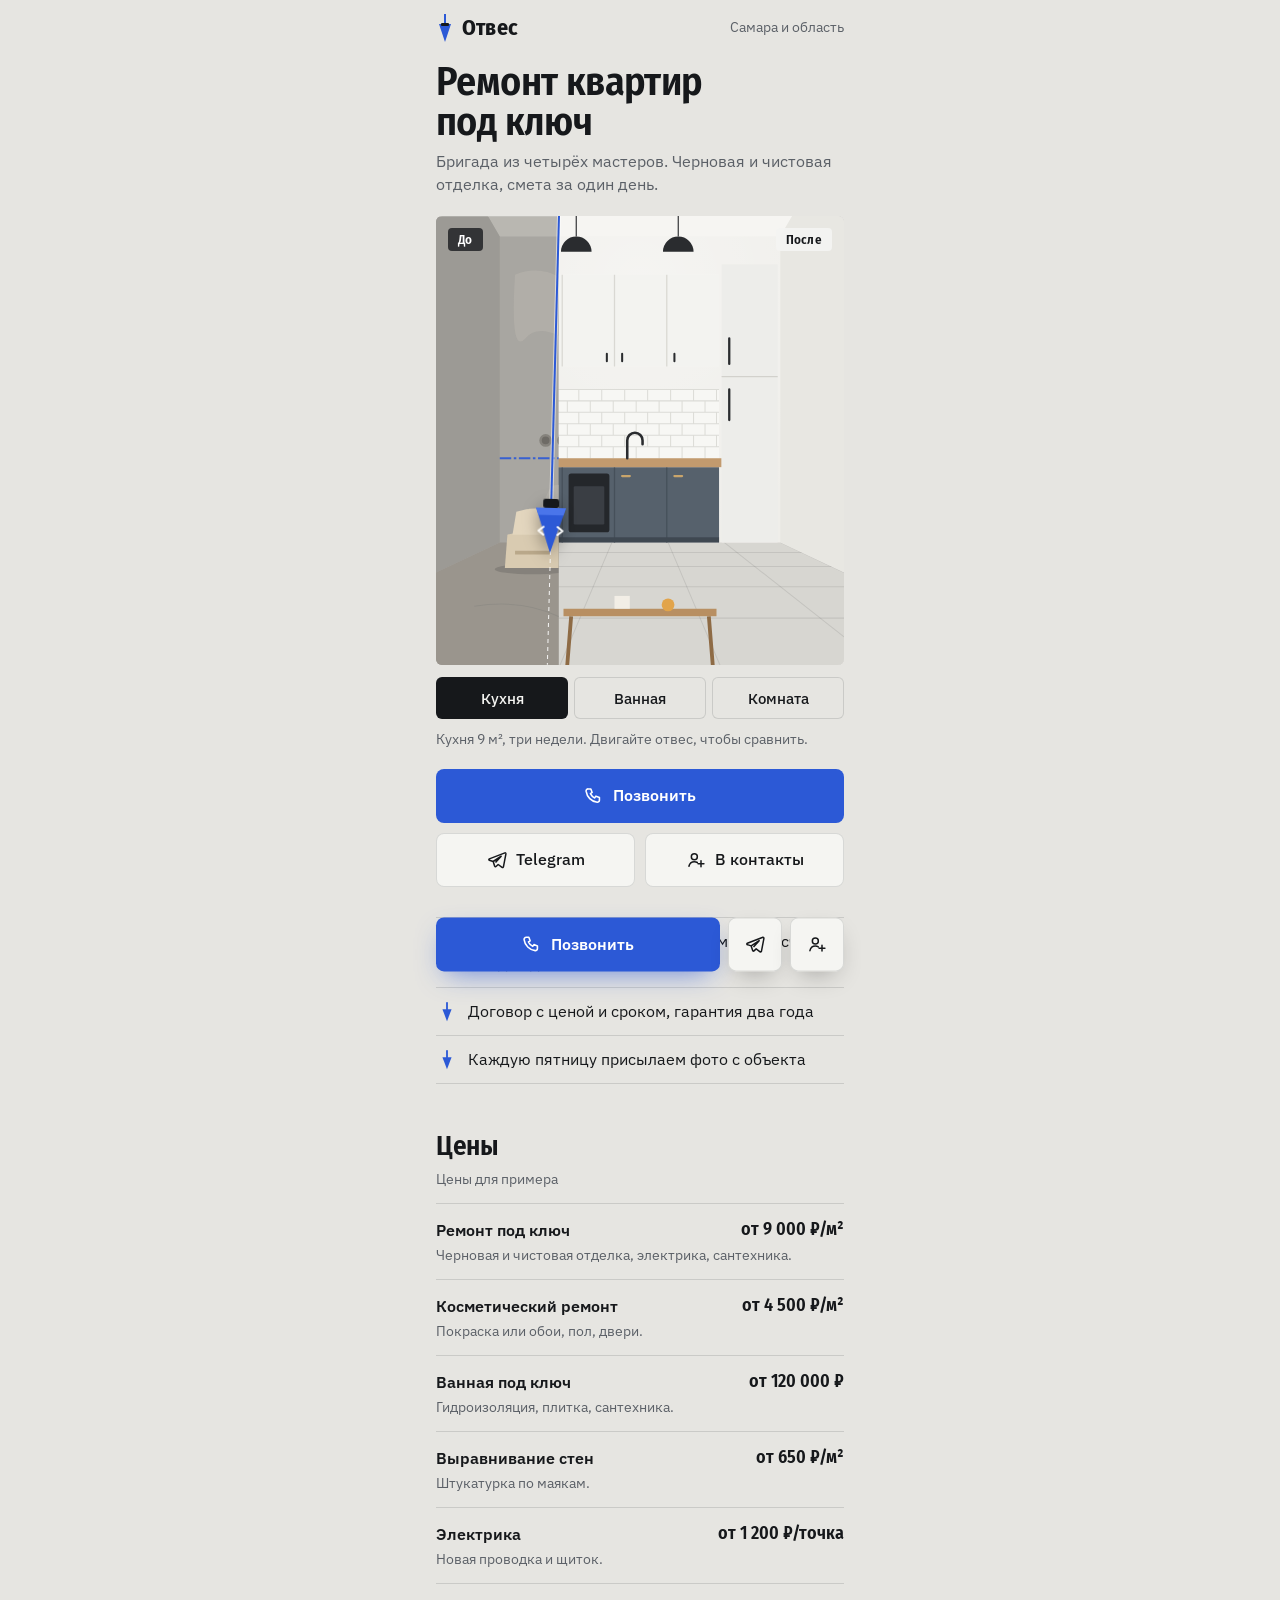
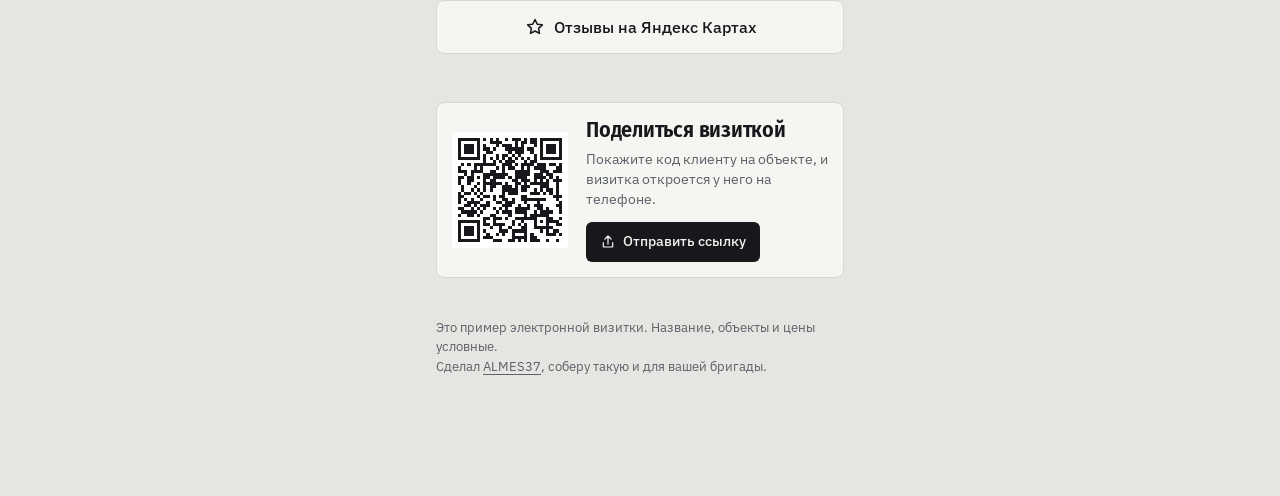
<file: vizitka-remont/index.html>
<!doctype html>
<html lang="ru">
<head>
<meta charset="utf-8">
<meta name="viewport" content="width=device-width, initial-scale=1, viewport-fit=cover">
<title>Отвес, ремонт квартир под ключ</title>
<meta name="description" content="Электронная визитка ремонтной бригады: объекты до и после, цены, звонок в одно касание.">
<meta name="robots" content="noindex">
<meta name="theme-color" content="#E6E5E1">
<meta property="og:type" content="website">
<meta property="og:title" content="Отвес, ремонт квартир под ключ">
<meta property="og:description" content="Объекты до и после, цены, звонок в одно касание. Пример электронной визитки.">
<meta property="og:url" content="https://almes37.github.io/vizitka-remont/">
<meta property="og:image" content="https://almes37.github.io/vizitka-remont/og.jpg">
<meta property="og:image:width" content="1200">
<meta property="og:image:height" content="630">
<link rel="icon" href="data:image/svg+xml,%3Csvg xmlns='http://www.w3.org/2000/svg' viewBox='0 0 64 64'%3E%3Cpath d='M32 4v22' stroke='%232C59D6' stroke-width='4'/%3E%3Cpath d='M22 26h20l-10 34z' fill='%232C59D6'/%3E%3C/svg%3E">
<link rel="preconnect" href="https://fonts.googleapis.com">
<link rel="preconnect" href="https://fonts.gstatic.com" crossorigin>
<link href="https://fonts.googleapis.com/css2?family=Fira+Sans+Condensed:wght@600;700&family=IBM+Plex+Sans:wght@400;500;600&display=swap" rel="stylesheet">
<style>
:root {
  --bg: #E6E5E1;          /* светлый бетон */
  --paper: #F5F5F2;
  --ink: #16181B;
  --ink-2: #5B6067;
  --line: rgba(22, 24, 27, .13);
  --chalk: #2C59D6;       /* синька малярного шнура */
  --chalk-ink: #FFFFFF;
  --f-display: "Fira Sans Condensed", "Arial Narrow", sans-serif;
  --f-body: "IBM Plex Sans", system-ui, -apple-system, "Segoe UI", sans-serif;
  --ease: cubic-bezier(.22, 1, .36, 1);
  color-scheme: light;
}
* { box-sizing: border-box; }
html { -webkit-text-size-adjust: 100%; }
body {
  margin: 0;
  background: var(--bg);
  color: var(--ink);
  font: 400 16px/1.55 var(--f-body);
  -webkit-font-smoothing: antialiased;
}
a { color: inherit; }
button { font: inherit; color: inherit; }
:focus-visible { outline: 2px solid var(--chalk); outline-offset: 3px; border-radius: 8px; }
.sr { position: absolute; width: 1px; height: 1px; overflow: hidden; clip: rect(0 0 0 0); white-space: nowrap; }

.card {
  max-width: 440px;
  margin-inline: auto;
  padding: max(14px, env(safe-area-inset-top)) 16px calc(120px + env(safe-area-inset-bottom));
}

/* ---------- шапка ---------- */
.brand { display: flex; align-items: center; justify-content: space-between; gap: 12px; }
.logo { display: flex; align-items: center; gap: 8px; font: 700 22px/1 var(--f-display); letter-spacing: .01em; }
.logo svg { width: 18px; height: 28px; }
.city { font-size: 14px; color: var(--ink-2); }
h1 {
  margin: 20px 0 8px;
  font: 600 40px/1 var(--f-display);
  letter-spacing: -.015em;
}
.sub { margin: 0; color: var(--ink-2); font-size: 16px; line-height: 1.45; max-width: 30em; }

/* ---------- до / после ---------- */
.ba {
  --pos: 50%;
  position: relative;
  margin-top: 20px;
  aspect-ratio: 10 / 11;
  border-radius: 6px;
  overflow: hidden;
  background: #A8A6A1;
  touch-action: pan-y;
  user-select: none; -webkit-user-select: none;
  cursor: ew-resize;
}
.ba-pane, .ba-pane > div { position: absolute; inset: 0; }
.ba-pane[hidden] { display: none; }
.ba .scene { display: block; width: 100%; height: 100%; }
.ba .before { clip-path: inset(0 calc(100% - var(--pos)) 0 0); }
.ba .scene .dusk, .ba .scene .glow, .ba .scene .lit { display: none; }
.ba-label {
  position: absolute; top: 12px;
  padding: 5px 10px; border-radius: 4px;
  font: 600 13px/1 var(--f-display); letter-spacing: .02em;
  background: rgba(22, 24, 27, .78); color: #fff;
  pointer-events: none;
}
.ba-label--before { left: 12px; }
.ba-label--after { right: 12px; background: rgba(245, 245, 242, .92); color: var(--ink); }

/* отвес: шнур и грузик — это ручка шторки */
.plumb { position: absolute; top: 0; bottom: 0; left: var(--pos); width: 0; pointer-events: none; }
.plumb-swing { position: absolute; left: 0; top: 0; height: 100%; transform-origin: 0 0; transform: rotate(var(--swing, 0deg)); }
.plumb-line { position: absolute; left: -1px; top: 0; width: 2px; height: 64%; background: var(--chalk); box-shadow: 0 0 0 1px rgba(255, 255, 255, .55); }
.plumb-trace { position: absolute; left: -.5px; top: 64%; bottom: 0; width: 1px; background: repeating-linear-gradient(to bottom, rgba(255, 255, 255, .9) 0 4px, transparent 4px 8px); }
.plumb-bob { position: absolute; left: -21px; top: calc(64% - 6px); width: 42px; height: 58px; filter: drop-shadow(0 6px 8px rgba(0, 0, 0, .35)); }

/* ---------- объекты ---------- */
.objects { display: flex; gap: 6px; margin-top: 12px; }
.objects button {
  flex: 1;
  min-height: 42px;
  border: 0; border-radius: 6px;
  background: transparent;
  box-shadow: inset 0 0 0 1px var(--line);
  font-size: 15px; font-weight: 500;
  cursor: pointer;
  transition: background-color .25s, color .25s;
}
.objects button[aria-pressed="true"] { background: var(--ink); color: var(--paper); box-shadow: none; }
.obj-info { margin: 10px 0 0; font-size: 14px; color: var(--ink-2); min-height: 1.5em; }

/* ---------- кнопки ---------- */
.actions { display: grid; gap: 10px; margin-top: 18px; }
.btn {
  display: flex; align-items: center; justify-content: center; gap: 9px;
  min-height: 54px; padding: 0 16px;
  border-radius: 8px;
  font-weight: 500; font-size: 16px;
  text-decoration: none;
  background: var(--paper);
  box-shadow: inset 0 0 0 1px var(--line);
  transition: transform .2s var(--ease);
  -webkit-tap-highlight-color: transparent;
}
.btn:active { transform: scale(.97); }
.btn svg { width: 20px; height: 20px; flex: none; }
.btn--main { background: var(--chalk); color: var(--chalk-ink); box-shadow: none; font-weight: 600; }
.btn-row { display: grid; grid-template-columns: 1fr 1fr; gap: 10px; }

/* ---------- разделы ---------- */
section { margin-top: 48px; }
h2 { margin: 0 0 14px; font: 600 27px/1.1 var(--f-display); letter-spacing: -.01em; }

.facts { list-style: none; margin: 30px 0 0; padding: 0; display: grid; gap: 0; }
.facts li {
  display: grid; grid-template-columns: 22px 1fr; gap: 10px; align-items: start;
  padding: 12px 0; border-top: 1px solid var(--line);
  font-size: 16px; line-height: 1.4;
}
.facts li:last-child { border-bottom: 1px solid var(--line); }
.facts svg { width: 22px; height: 22px; color: var(--chalk); margin-top: 1px; }

.prices { list-style: none; margin: 0; padding: 0; }
.prices li {
  display: grid; grid-template-columns: 1fr auto; gap: 2px 16px;
  padding: 14px 0;
  border-top: 1px solid var(--line);
}
.prices li:last-child { border-bottom: 1px solid var(--line); }
.prices b { font-weight: 600; }
.prices .price { font: 600 18px/1.3 var(--f-display); text-align: right; white-space: nowrap; }
.prices p { grid-column: 1 / -1; margin: 0; color: var(--ink-2); font-size: 14px; line-height: 1.45; }
.note { margin: -6px 0 12px; font-size: 14px; color: var(--ink-2); }
.reviews { margin-top: 16px; }

.share {
  display: grid; grid-template-columns: 116px 1fr; gap: 18px; align-items: center;
  padding: 16px;
  border-radius: 8px;
  background: var(--paper);
  box-shadow: inset 0 0 0 1px var(--line);
}
.qr { width: 116px; height: 116px; padding: 6px; border-radius: 4px; background: #fff; color: #16181B; }
.qr svg { display: block; width: 100%; height: 100%; }
.share h2 { font-size: 22px; margin-bottom: 6px; }
.share p { margin: 0 0 12px; font-size: 14px; color: var(--ink-2); line-height: 1.45; }
.link-btn {
  display: inline-flex; align-items: center; gap: 7px;
  min-height: 40px; padding: 0 14px;
  border: 0; border-radius: 6px;
  background: var(--ink); color: var(--paper);
  font-size: 14px; font-weight: 500;
  cursor: pointer;
}
.link-btn svg { width: 16px; height: 16px; }

footer { margin-top: 40px; font-size: 13px; color: var(--ink-2); line-height: 1.5; }
footer a { text-underline-offset: 3px; }

/* ---------- закреплённые кнопки ---------- */
.dock {
  position: fixed; left: 50%; bottom: 0; z-index: 10;
  display: grid; grid-template-columns: 1fr 54px 54px; gap: 8px;
  width: min(440px, 100%);
  padding: 10px 16px calc(10px + env(safe-area-inset-bottom));
  transform: translate(-50%, 110%);
  transition: transform .45s var(--ease);
}
.dock.is-shown { transform: translate(-50%, 0); }
.dock .btn { padding: 0; box-shadow: 0 10px 28px -12px rgba(0, 0, 0, .45), inset 0 0 0 1px var(--line); }
.dock .btn--main { box-shadow: 0 10px 28px -10px rgba(44, 89, 214, .7); }

/* ---------- окошко демо ---------- */
.sheet {
  width: min(440px, 100%); max-width: 100%;
  margin: auto auto 0; padding: 22px 20px calc(20px + env(safe-area-inset-bottom));
  border: 0; border-radius: 14px 14px 0 0;
  background: var(--paper); color: var(--ink);
}
.sheet::backdrop { background: rgba(10, 12, 14, .45); }
.sheet[open] { animation: sheet-in .4s var(--ease); }
@keyframes sheet-in { from { transform: translateY(100%); } }
.sheet h3 { margin: 0 0 8px; font: 600 24px/1.15 var(--f-display); }
.sheet p { margin: 0 0 18px; color: var(--ink-2); }
.sheet .actions { margin-top: 0; }
.sheet .btn { width: 100%; border: 0; cursor: pointer; }

.toast {
  position: fixed; left: 50%; bottom: calc(86px + env(safe-area-inset-bottom)); z-index: 20;
  padding: 10px 16px; border-radius: 6px;
  background: var(--ink); color: var(--paper); font-size: 14px;
  transform: translate(-50%, 20px); opacity: 0; pointer-events: none;
  transition: opacity .3s, transform .3s var(--ease);
}
.toast.is-shown { opacity: 1; transform: translate(-50%, 0); }

@media (prefers-reduced-motion: reduce) {
  *, *::before, *::after { transition-duration: .01ms !important; animation: none !important; }
}
</style>
</head>
<body>
<svg class="defs" width="0" height="0" aria-hidden="true" focusable="false" style="position:absolute">
<defs>
  <radialGradient id="g-warm"><stop offset="0" stop-color="#ffd59a" stop-opacity=".95"/><stop offset=".35" stop-color="#ffac58" stop-opacity=".5"/><stop offset="1" stop-color="#ff8f3a" stop-opacity="0"/></radialGradient>
  <radialGradient id="g-soft"><stop offset="0" stop-color="#ffe2b5" stop-opacity=".7"/><stop offset="1" stop-color="#ffb46a" stop-opacity="0"/></radialGradient>
  <linearGradient id="g-shade" x1="0" y1="0" x2="0" y2="1"><stop offset="0" stop-color="#fff1d2"/><stop offset="1" stop-color="#ffc26f"/></linearGradient>
  <linearGradient id="g-sky" x1="0" y1="0" x2="0" y2="1"><stop offset="0" stop-color="#bcd3df"/><stop offset="1" stop-color="#e9efe9"/></linearGradient>
  <linearGradient id="g-night" x1="0" y1="0" x2="0" y2="1"><stop offset="0" stop-color="#0f1730"/><stop offset="1" stop-color="#26355c"/></linearGradient>
  <linearGradient id="g-mirror" x1="0" y1="0" x2="1" y2="1"><stop offset="0" stop-color="#e9eef0"/><stop offset=".5" stop-color="#cdd6da"/><stop offset="1" stop-color="#eef2f3"/></linearGradient>
  <radialGradient id="g-wall" cx=".5" cy=".15" r=".9"><stop offset="0" stop-color="#fff" stop-opacity=".38"/><stop offset="1" stop-color="#fff" stop-opacity="0"/></radialGradient>
</defs></svg>
<main class="card">
  <header class="brand">
    <span class="logo">
      <svg viewBox="0 0 18 28" aria-hidden="true"><path d="M9 0v10" stroke="#2C59D6" stroke-width="2"/><path d="M3 10h12l-6 18z" fill="#2C59D6"/><rect x="5" y="9" width="8" height="3" rx="1" fill="#16181B"/></svg>
      Отвес
    </span>
    <span class="city">Самара и область</span>
  </header>

  <h1>Ремонт квартир под&nbsp;ключ</h1>
  <p class="sub">Бригада из четырёх мастеров. Черновая и чистовая отделка, смета за один день.</p>

  <div class="ba" id="ba">
    <div class="ba-pane" data-obj="0"><div class="after"><svg class="scene " viewBox="0 0 320 400" preserveAspectRatio="xMidYMid slice" role="img" aria-label="Та же кухня после ремонта: светлые шкафы, дубовая столешница" xmlns="http://www.w3.org/2000/svg">
<rect width="320" height="400" fill="#EFEEEA"/>
<polygon points="-1160.0,-2028.0 50.0,40.0 270.0,40.0 1480.0,-2028.0" fill="#F6F5F2"/>
<polygon points="-1160.0,-2028.0 50.0,40.0 50.0,280.0 -1160.0,852.0" fill="#E2E1DC"/>
<polygon points="1480.0,-2028.0 270.0,40.0 270.0,280.0 1480.0,852.0" fill="#E8E7E2"/>
<polygon points="-1160.0,852.0 50.0,280.0 270.0,280.0 1480.0,852.0" fill="#D7D6D1" id="ka-floor"/>
<clipPath id="ka-fc"><polygon points="-1160.0,852.0 50.0,280.0 270.0,280.0 1480.0,852.0"/></clipPath>
<path clip-path="url(#ka-fc)" d="M-1270.0 280L-19860.0 956.0M-1226.0 280L-19244.0 956.0M-1182.0 280L-18628.0 956.0M-1138.0 280L-18012.0 956.0M-1094.0 280L-17396.0 956.0M-1050.0 280L-16780.0 956.0M-1006.0 280L-16164.0 956.0M-962.0 280L-15548.0 956.0M-918.0 280L-14932.0 956.0M-874.0 280L-14316.0 956.0M-830.0 280L-13700.0 956.0M-786.0 280L-13084.0 956.0M-742.0 280L-12468.0 956.0M-698.0 280L-11852.0 956.0M-654.0 280L-11236.0 956.0M-610.0 280L-10620.0 956.0M-566.0 280L-10004.0 956.0M-522.0 280L-9388.0 956.0M-478.0 280L-8772.0 956.0M-434.0 280L-8156.0 956.0M-390.0 280L-7540.0 956.0M-346.0 280L-6924.0 956.0M-302.0 280L-6308.0 956.0M-258.0 280L-5692.0 956.0M-214.0 280L-5076.0 956.0M-170.0 280L-4460.0 956.0M-126.0 280L-3844.0 956.0M-82.0 280L-3228.0 956.0M-38.0 280L-2612.0 956.0M6.0 280L-1996.0 956.0M50.0 280L-1380.0 956.0M94.0 280L-764.0 956.0M138.0 280L-148.0 956.0M182.0 280L468.0 956.0M226.0 280L1084.0 956.0M270.0 280L1700.0 956.0M314.0 280L2316.0 956.0M358.0 280L2932.0 956.0M402.0 280L3548.0 956.0M446.0 280L4164.0 956.0M490.0 280L4780.0 956.0M534.0 280L5396.0 956.0M578.0 280L6012.0 956.0M622.0 280L6628.0 956.0M666.0 280L7244.0 956.0M710.0 280L7860.0 956.0M754.0 280L8476.0 956.0M798.0 280L9092.0 956.0M842.0 280L9708.0 956.0M886.0 280L10324.0 956.0M930.0 280L10940.0 956.0M974.0 280L11556.0 956.0M1018.0 280L12172.0 956.0M1062.0 280L12788.0 956.0M1106.0 280L13404.0 956.0M1150.0 280L14020.0 956.0M1194.0 280L14636.0 956.0M1238.0 280L15252.0 956.0M1282.0 280L15868.0 956.0M1326.0 280L16484.0 956.0M1370.0 280L17100.0 956.0M1414.0 280L17716.0 956.0M1458.0 280L18332.0 956.0M1502.0 280L18948.0 956.0M1546.0 280L19564.0 956.0M1590.0 280L20180.0 956.0" stroke="rgba(60,60,60,.12)" stroke-width="0.8" fill="none"/>
<path clip-path="url(#ka-fc)" d="M0 288.0H320M0 298.9H320M0 314.7H320M0 339.4H320M0 384.0H320" stroke="rgba(60,60,60,.12)" stroke-width="0.8" fill="none"/>
<rect x="50" y="40" width="220" height="240" fill="url(#g-wall)"/>
<rect x="58" y="160" width="164" height="54" fill="#F7F7F4"/><path d="M58 160H222M58 160v9M76 160v9M94 160v9M112 160v9M130 160v9M148 160v9M166 160v9M184 160v9M202 160v9M220 160v9M58 169H222M67 169v9M85 169v9M103 169v9M121 169v9M139 169v9M157 169v9M175 169v9M193 169v9M211 169v9M58 178H222M58 178v9M76 178v9M94 178v9M112 178v9M130 178v9M148 178v9M166 178v9M184 178v9M202 178v9M220 178v9M58 187H222M67 187v9M85 187v9M103 187v9M121 187v9M139 187v9M157 187v9M175 187v9M193 187v9M211 187v9M58 196H222M58 196v9M76 196v9M94 196v9M112 196v9M130 196v9M148 196v9M166 196v9M184 196v9M202 196v9M220 196v9M58 205H222M67 205v9M85 205v9M103 205v9M121 205v9M139 205v9M157 205v9M175 205v9M193 205v9M211 205v9" stroke="#DCDCD7" stroke-width=".8" fill="none"/>
<rect x="58" y="70" width="164" height="72" fill="#F3F3F0"/><path d="M99 70v72M140 70v72M181 70v72" stroke="#D9D8D3"/><path d="M93 132v6M134 132v6M146 132v6M187 132v6" stroke="#2A2C2F" stroke-width="1.6" stroke-linecap="round"/>
<rect x="58" y="221" width="164" height="59" fill="#56616C"/><path d="M99 221v59M140 221v59M181 221v59" stroke="#46505A"/><rect x="104" y="226" width="32" height="46" rx="2" fill="#24272B"/><rect x="108" y="236" width="24" height="30" rx="1" fill="#3A3E44"/><path d="M88 228h6M146 228h6M187 228h6" stroke="#C9A56B" stroke-width="1.8" stroke-linecap="round"/><rect x="56" y="214" width="168" height="7" fill="#C29A6E"/><rect x="58" y="276" width="164" height="4" fill="#3F4851"/>
<rect x="224" y="62" width="44" height="218" fill="#EDEDEA"/><path d="M224 150h44" stroke="#D2D1CC"/><path d="M230 120v20M230 160v24" stroke="#2A2C2F" stroke-width="1.8" stroke-linecap="round"/>
<path d="M150 214v-14a6 6 0 0 1 12 0v3" stroke="#2A2C2F" stroke-width="2" fill="none" stroke-linecap="round"/><path d="M78 214v-8h12v8z" fill="#E0D7C7"/><path d="M84 206c-2-8-8-12-12-14M84 206c1-9 6-14 11-16M84 206c0-10-1-15-2-19" stroke="#667D5C" stroke-width="1.4" fill="none"/>
<path d="M110 0v40" stroke="#2A2C2F" stroke-width=".9"/><path d="M98 52a12 12 0 0 1 24 0z" fill="#2A2C2F"/>
<path d="M190 0v40" stroke="#2A2C2F" stroke-width=".9"/><path d="M178 52a12 12 0 0 1 24 0z" fill="#2A2C2F"/>
<ellipse cx="160" cy="390" rx="74" ry="6" fill="rgba(40,40,40,.14)"/><path d="M100 332h120v6H100z" fill="#B88F62"/><path d="M106 338l-4 50M214 338l4 50" stroke="#8E6B45" stroke-width="3"/><path d="M140 332v-10h12v10z" fill="#F2EEE6"/><circle cx="182" cy="329" r="5" fill="#E2A44A"/>
<g class="day"></g>
<rect class="dusk" width="320" height="400"/>
<g class="glow"></g>
<g class="lit"></g>
</svg></div><div class="before"><svg class="scene " viewBox="0 0 320 400" preserveAspectRatio="xMidYMid slice" role="img" aria-label="Кухня до ремонта: бетонные стены, провода, трубы" xmlns="http://www.w3.org/2000/svg">
<rect width="320" height="400" fill="#A8A6A1"/>
<polygon points="-1160.0,-2028.0 50.0,40.0 270.0,40.0 1480.0,-2028.0" fill="#B9B7B1"/>
<polygon points="-1160.0,-2028.0 50.0,40.0 50.0,280.0 -1160.0,852.0" fill="#9C9A95"/>
<polygon points="1480.0,-2028.0 270.0,40.0 270.0,280.0 1480.0,852.0" fill="#A3A19B"/>
<polygon points="-1160.0,852.0 50.0,280.0 270.0,280.0 1480.0,852.0" fill="#9A958D" id="kb-floor"/>
<clipPath id="kb-fc"><polygon points="-1160.0,852.0 50.0,280.0 270.0,280.0 1480.0,852.0"/></clipPath>
<g fill="#B6B2AB" opacity=".7"><path d="M62 70q20-8 38 4t30 2 10 30-30 20-40-6-8-50z"/><path d="M196 150q24-6 40 8t16 34-28 14-34-10-6-46z"/><path d="M90 236q16-4 30 4t4 26-30 8-12-20z"/></g>
<g stroke="#8E8B85" stroke-width=".8" fill="none" opacity=".8"><path d="M30 330q40-6 70 10t60 4"/><path d="M200 360q30-10 70 0"/><path d="M150 300l20 14 4 18"/></g>
<path d="M50 214H270" stroke="#2C59D6" stroke-width="1.4" stroke-dasharray="9 2 2 2" opacity=".9"/><text x="236" y="209" font-size="8" fill="#2C59D6" font-family="sans-serif">900</text>
<circle cx="86" cy="200" r="5" fill="#86837D"/><circle cx="86" cy="200" r="3" fill="#6E6B66"/><circle cx="100" cy="200" r="5" fill="#86837D"/><circle cx="100" cy="200" r="3" fill="#6E6B66"/><circle cx="222" cy="200" r="5" fill="#86837D"/><circle cx="222" cy="200" r="3" fill="#6E6B66"/><circle cx="236" cy="200" r="5" fill="#86837D"/><circle cx="236" cy="200" r="3" fill="#6E6B66"/><circle cx="150" cy="120" r="5" fill="#86837D"/><circle cx="150" cy="120" r="3" fill="#6E6B66"/>
<path d="M120 280v-26M132 280v-26" stroke="#C9C4BA" stroke-width="4"/><path d="M114 258h10M126 258h10" stroke="#E6B33A" stroke-width="3"/>
<path d="M160 0q10 49 0 108" stroke="#2A2A2A" stroke-width="1.2" fill="none"/><rect x="157" y="108" width="6" height="7" rx="1" fill="#3A3A3A"/><circle cx="160" cy="121" r="6" fill="#F3EFE2" stroke="#CFC8B6" stroke-width=".8"/>
<ellipse cx="76" cy="301" rx="30" ry="4" fill="rgba(40,40,40,.18)"/><path d="M54 300l2-26q20-6 40 0l2 26z" fill="#D9CBB1"/><path d="M60 274l3-18q16-5 30 0l3 18z" fill="#E3D6BE"/><path d="M62 288h28" stroke="#B9A88A" stroke-width="3"/><ellipse cx="214" cy="335" rx="17" ry="3.5" fill="rgba(40,40,40,.2)"/><path d="M199 304h30l-3 30h-24z" fill="#E9EDF0"/><ellipse cx="214" cy="304" rx="15" ry="3.5" fill="#C9D0D6"/><path d="M199 304q15 -22 30 0" stroke="#555" stroke-width="1" fill="none"/><ellipse cx="254" cy="374" rx="34" ry="4" fill="rgba(40,40,40,.18)"/><path d="M278 372l-22-104M246 372l10-104" stroke="#A9AEB4" stroke-width="3" fill="none" stroke-linecap="round"/><path d="M234 372l16-110M266 372l-16-110" stroke="#C7CBD0" stroke-width="3" fill="none" stroke-linecap="round"/><path d="M237.0 350h26.0" stroke="#AEB3B9" stroke-width="2.4"/><path d="M238.8 328h22.4" stroke="#AEB3B9" stroke-width="2.4"/><path d="M240.6 306h18.8" stroke="#AEB3B9" stroke-width="2.4"/><path d="M242.4 284h15.2" stroke="#AEB3B9" stroke-width="2.4"/>
<g class="day"></g>
<rect class="dusk" width="320" height="400"/>
<g class="glow"></g>
<g class="lit"></g>
</svg></div></div>
    <div class="ba-pane" data-obj="1" hidden><div class="after"><svg class="scene " viewBox="0 0 320 400" preserveAspectRatio="xMidYMid slice" role="img" aria-label="Та же ванная после ремонта: светлая плитка, душ со стеклом" xmlns="http://www.w3.org/2000/svg">
<rect width="320" height="400" fill="#EDECE8"/>
<polygon points="-1160.0,-2028.0 50.0,40.0 270.0,40.0 1480.0,-2028.0" fill="#F6F5F2"/>
<polygon points="-1160.0,-2028.0 50.0,40.0 50.0,280.0 -1160.0,852.0" fill="#E0DFDA"/>
<polygon points="1480.0,-2028.0 270.0,40.0 270.0,280.0 1480.0,852.0" fill="#E6E5E0"/>
<polygon points="-1160.0,852.0 50.0,280.0 270.0,280.0 1480.0,852.0" fill="#9EA1A2" id="ba-floor"/>
<clipPath id="ba-fc"><polygon points="-1160.0,852.0 50.0,280.0 270.0,280.0 1480.0,852.0"/></clipPath>
<path clip-path="url(#ba-fc)" d="M0 289.5H320M0 303.1H320M0 324.6H320M0 363.2H320" stroke="rgba(255,255,255,.35)" stroke-width="1" fill="none"/>
<path clip-path="url(#ba-fc)" d="M-1600.0 280L-24480.0 956.0M-1545.0 280L-23710.0 956.0M-1490.0 280L-22940.0 956.0M-1435.0 280L-22170.0 956.0M-1380.0 280L-21400.0 956.0M-1325.0 280L-20630.0 956.0M-1270.0 280L-19860.0 956.0M-1215.0 280L-19090.0 956.0M-1160.0 280L-18320.0 956.0M-1105.0 280L-17550.0 956.0M-1050.0 280L-16780.0 956.0M-995.0 280L-16010.0 956.0M-940.0 280L-15240.0 956.0M-885.0 280L-14470.0 956.0M-830.0 280L-13700.0 956.0M-775.0 280L-12930.0 956.0M-720.0 280L-12160.0 956.0M-665.0 280L-11390.0 956.0M-610.0 280L-10620.0 956.0M-555.0 280L-9850.0 956.0M-500.0 280L-9080.0 956.0M-445.0 280L-8310.0 956.0M-390.0 280L-7540.0 956.0M-335.0 280L-6770.0 956.0M-280.0 280L-6000.0 956.0M-225.0 280L-5230.0 956.0M-170.0 280L-4460.0 956.0M-115.0 280L-3690.0 956.0M-60.0 280L-2920.0 956.0M-5.0 280L-2150.0 956.0M50.0 280L-1380.0 956.0M105.0 280L-610.0 956.0M160.0 280L160.0 956.0M215.0 280L930.0 956.0M270.0 280L1700.0 956.0M325.0 280L2470.0 956.0M380.0 280L3240.0 956.0M435.0 280L4010.0 956.0M490.0 280L4780.0 956.0M545.0 280L5550.0 956.0M600.0 280L6320.0 956.0M655.0 280L7090.0 956.0M710.0 280L7860.0 956.0M765.0 280L8630.0 956.0M820.0 280L9400.0 956.0M875.0 280L10170.0 956.0M930.0 280L10940.0 956.0M985.0 280L11710.0 956.0M1040.0 280L12480.0 956.0M1095.0 280L13250.0 956.0M1150.0 280L14020.0 956.0M1205.0 280L14790.0 956.0M1260.0 280L15560.0 956.0M1315.0 280L16330.0 956.0M1370.0 280L17100.0 956.0M1425.0 280L17870.0 956.0M1480.0 280L18640.0 956.0M1535.0 280L19410.0 956.0M1590.0 280L20180.0 956.0M1645.0 280L20950.0 956.0M1700.0 280L21720.0 956.0M1755.0 280L22490.0 956.0M1810.0 280L23260.0 956.0M1865.0 280L24030.0 956.0M1920.0 280L24800.0 956.0" stroke="rgba(255,255,255,.35)" stroke-width="1" fill="none"/>
<path d="M50 100H270M50 160H270M50 220H270M50 280H270M105 40V280M160 40V280M215 40V280" stroke="#DAD9D4" stroke-width=".9" fill="none"/><rect x="50" y="40" width="220" height="240" fill="url(#g-wall)"/>
<rect x="72" y="150" width="40" height="60" fill="#DDDCD7"/><rect x="72" y="150" width="40" height="3" fill="#C9C8C3"/><rect x="80" y="190" width="9" height="20" rx="2" fill="#2E3034"/><rect x="93" y="196" width="8" height="14" rx="2" fill="#C8BFAF"/>
<ellipse cx="172" cy="252" rx="46" ry="4" fill="rgba(40,40,40,.12)"/><rect x="128" y="196" width="88" height="32" fill="#F5F4F1"/><path d="M172 198v28" stroke="#DCDBD6"/><rect x="124" y="190" width="96" height="6" fill="#E6E5E1"/><path d="M190 190v-12h-8" stroke="#2A2C2F" stroke-width="2" fill="none" stroke-linecap="round"/><rect x="134" y="86" width="76" height="90" rx="4" fill="url(#g-mirror)"/><rect x="134" y="86" width="76" height="90" rx="4" fill="none" stroke="#fff" stroke-width="2"/><path d="M146 108l18-16M144 124l30-28" stroke="#fff" stroke-width="2" opacity=".6"/>
<path d="M244 20v30" stroke="#2A2C2F" stroke-width="2"/><rect x="232" y="50" width="24" height="4" rx="2" fill="#2A2C2F"/><polygon points="228,62 320,40 320,330 228,292" fill="rgba(190,214,220,.28)"/><path d="M228 62v230" stroke="#2A2C2F" stroke-width="2.2"/><path d="M228 62 320 40" stroke="#2A2C2F" stroke-width="1.4"/>
<path d="M60 70v66M80 70v66" stroke="#2A2C2F" stroke-width="2.2"/><path d="M60 78h20" stroke="#2A2C2F" stroke-width="2.2"/><path d="M60 94h20" stroke="#2A2C2F" stroke-width="2.2"/><path d="M60 110h20" stroke="#2A2C2F" stroke-width="2.2"/><path d="M60 126h20" stroke="#2A2C2F" stroke-width="2.2"/><rect x="62" y="92" width="16" height="30" rx="2" fill="#E9DFD2"/>
<ellipse cx="150" cy="342" rx="62" ry="14" fill="#E8E6E0"/>
<g class="day"></g>
<rect class="dusk" width="320" height="400"/>
<g class="glow"></g>
<g class="lit"></g>
</svg></div><div class="before"><svg class="scene " viewBox="0 0 320 400" preserveAspectRatio="xMidYMid slice" role="img" aria-label="Ванная до ремонта: гидроизоляция, трубы, бетон" xmlns="http://www.w3.org/2000/svg">
<rect width="320" height="400" fill="#A8A6A1"/>
<polygon points="-1160.0,-2028.0 50.0,40.0 270.0,40.0 1480.0,-2028.0" fill="#B9B7B1"/>
<polygon points="-1160.0,-2028.0 50.0,40.0 50.0,280.0 -1160.0,852.0" fill="#9C9A95"/>
<polygon points="1480.0,-2028.0 270.0,40.0 270.0,280.0 1480.0,852.0" fill="#A3A19B"/>
<polygon points="-1160.0,852.0 50.0,280.0 270.0,280.0 1480.0,852.0" fill="#9A958D" id="bb-floor"/>
<clipPath id="bb-fc"><polygon points="-1160.0,852.0 50.0,280.0 270.0,280.0 1480.0,852.0"/></clipPath>
<g fill="#B6B2AB" opacity=".7"><path d="M62 70q20-8 38 4t30 2 10 30-30 20-40-6-8-50z"/><path d="M196 150q24-6 40 8t16 34-28 14-34-10-6-46z"/><path d="M90 236q16-4 30 4t4 26-30 8-12-20z"/></g>
<g stroke="#8E8B85" stroke-width=".8" fill="none" opacity=".8"><path d="M30 330q40-6 70 10t60 4"/><path d="M200 360q30-10 70 0"/><path d="M150 300l20 14 4 18"/></g>
<path d="M50 280V238q30-6 60 0t60-2 50 2 50 0v42z" fill="#6E8594"/><polygon points="0,302 50,280 50,240 0,250" fill="#647B8A"/><polygon points="320,302 270,280 270,240 320,250" fill="#6A8190"/>
<path d="M0 400V300l50-20h220l50 20v100z" fill="#7A909E" opacity=".5"/>
<circle cx="86" cy="278" r="9" fill="#C9C9C9"/><circle cx="86" cy="278" r="6" fill="#555"/><path d="M200 200v-20M212 200v-20" stroke="#D8D2C6" stroke-width="4"/><path d="M194 186h10M206 186h10" stroke="#C93A2A" stroke-width="3"/>
<circle cx="240" cy="150" r="5" fill="#86837D"/><circle cx="240" cy="150" r="3" fill="#6E6B66"/><circle cx="150" cy="110" r="5" fill="#86837D"/><circle cx="150" cy="110" r="3" fill="#6E6B66"/><path d="M150 0q-10 36 0 80" stroke="#2A2A2A" stroke-width="1.2" fill="none"/><rect x="147" y="80" width="6" height="7" rx="1" fill="#3A3A3A"/><circle cx="150" cy="93" r="6" fill="#F3EFE2" stroke="#CFC8B6" stroke-width=".8"/>
<path d="M50 120H270" stroke="#2C59D6" stroke-width="1.4" stroke-dasharray="9 2 2 2" opacity=".9"/>
<ellipse cx="214" cy="353" rx="17" ry="3.5" fill="rgba(40,40,40,.2)"/><path d="M199 322h30l-3 30h-24z" fill="#DDE5EA"/><ellipse cx="214" cy="322" rx="15" ry="3.5" fill="#C9D0D6"/><path d="M199 322q15 -22 30 0" stroke="#555" stroke-width="1" fill="none"/><ellipse cx="62" cy="361" rx="30" ry="4" fill="rgba(40,40,40,.18)"/><path d="M40 360l2-26q20-6 40 0l2 26z" fill="#D9CBB1"/><path d="M46 334l3-18q16-5 30 0l3 18z" fill="#E3D6BE"/><path d="M48 348h28" stroke="#B9A88A" stroke-width="3"/>
<g class="day"></g>
<rect class="dusk" width="320" height="400"/>
<g class="glow"></g>
<g class="lit"></g>
</svg></div></div>
    <div class="ba-pane" data-obj="2" hidden><div class="after"><svg class="scene " viewBox="0 0 320 400" preserveAspectRatio="xMidYMid slice" role="img" aria-label="Та же комната после ремонта: окно с откосами, шторы, ламинат" xmlns="http://www.w3.org/2000/svg">
<rect width="320" height="400" fill="#E4E7E8"/>
<polygon points="-1160.0,-2028.0 50.0,40.0 270.0,40.0 1480.0,-2028.0" fill="#F6F6F4"/>
<polygon points="-1160.0,-2028.0 50.0,40.0 50.0,280.0 -1160.0,852.0" fill="#D6DADB"/>
<polygon points="1480.0,-2028.0 270.0,40.0 270.0,280.0 1480.0,852.0" fill="#DDE1E2"/>
<polygon points="-1160.0,852.0 50.0,280.0 270.0,280.0 1480.0,852.0" fill="#C29A6E" id="ra-floor"/>
<clipPath id="ra-fc"><polygon points="-1160.0,852.0 50.0,280.0 270.0,280.0 1480.0,852.0"/></clipPath>
<path clip-path="url(#ra-fc)" d="M-400.0 280L-7680.0 956.0M-385.0 280L-7470.0 956.0M-370.0 280L-7260.0 956.0M-355.0 280L-7050.0 956.0M-340.0 280L-6840.0 956.0M-325.0 280L-6630.0 956.0M-310.0 280L-6420.0 956.0M-295.0 280L-6210.0 956.0M-280.0 280L-6000.0 956.0M-265.0 280L-5790.0 956.0M-250.0 280L-5580.0 956.0M-235.0 280L-5370.0 956.0M-220.0 280L-5160.0 956.0M-205.0 280L-4950.0 956.0M-190.0 280L-4740.0 956.0M-175.0 280L-4530.0 956.0M-160.0 280L-4320.0 956.0M-145.0 280L-4110.0 956.0M-130.0 280L-3900.0 956.0M-115.0 280L-3690.0 956.0M-100.0 280L-3480.0 956.0M-85.0 280L-3270.0 956.0M-70.0 280L-3060.0 956.0M-55.0 280L-2850.0 956.0M-40.0 280L-2640.0 956.0M-25.0 280L-2430.0 956.0M-10.0 280L-2220.0 956.0M5.0 280L-2010.0 956.0M20.0 280L-1800.0 956.0M35.0 280L-1590.0 956.0M50.0 280L-1380.0 956.0M65.0 280L-1170.0 956.0M80.0 280L-960.0 956.0M95.0 280L-750.0 956.0M110.0 280L-540.0 956.0M125.0 280L-330.0 956.0M140.0 280L-120.0 956.0M155.0 280L90.0 956.0M170.0 280L300.0 956.0M185.0 280L510.0 956.0M200.0 280L720.0 956.0M215.0 280L930.0 956.0M230.0 280L1140.0 956.0M245.0 280L1350.0 956.0M260.0 280L1560.0 956.0M275.0 280L1770.0 956.0M290.0 280L1980.0 956.0M305.0 280L2190.0 956.0M320.0 280L2400.0 956.0M335.0 280L2610.0 956.0M350.0 280L2820.0 956.0M365.0 280L3030.0 956.0M380.0 280L3240.0 956.0M395.0 280L3450.0 956.0M410.0 280L3660.0 956.0M425.0 280L3870.0 956.0M440.0 280L4080.0 956.0M455.0 280L4290.0 956.0M470.0 280L4500.0 956.0M485.0 280L4710.0 956.0M500.0 280L4920.0 956.0M515.0 280L5130.0 956.0M530.0 280L5340.0 956.0M545.0 280L5550.0 956.0M560.0 280L5760.0 956.0M575.0 280L5970.0 956.0M590.0 280L6180.0 956.0M605.0 280L6390.0 956.0M620.0 280L6600.0 956.0M635.0 280L6810.0 956.0M650.0 280L7020.0 956.0M665.0 280L7230.0 956.0M680.0 280L7440.0 956.0M695.0 280L7650.0 956.0M710.0 280L7860.0 956.0" stroke="rgba(92,58,28,.16)" stroke-width="0.8" fill="none"/>
<rect x="50" y="40" width="220" height="240" fill="url(#g-wall)"/>
<rect x="50" y="274" width="220" height="6" fill="#FAFAF8"/>
<rect x="102" y="76" width="116" height="142" fill="#F7F7F5"/><rect x="110" y="84" width="100" height="130" fill="#FAFAF8"/><rect x="115" y="89" width="90" height="120" fill="url(#g-sky)"/><circle cx="134" cy="200" r="18" fill="#A9B8A2"/><circle cx="162" cy="206" r="14" fill="#9AAC93"/><rect x="115" y="198" width="90" height="11" fill="#A2B29B"/><path d="M160.0 84V214" stroke="#FAFAF8" stroke-width="5"/><rect x="98" y="216" width="124" height="6" fill="#FFFFFF"/><rect x="116" y="232" width="88" height="30" rx="3" fill="#F2F2EF"/><path d="M124 234v26" stroke="#DCDCD8"/><path d="M132 234v26" stroke="#DCDCD8"/><path d="M140 234v26" stroke="#DCDCD8"/><path d="M148 234v26" stroke="#DCDCD8"/><path d="M156 234v26" stroke="#DCDCD8"/><path d="M164 234v26" stroke="#DCDCD8"/><path d="M172 234v26" stroke="#DCDCD8"/><path d="M180 234v26" stroke="#DCDCD8"/><path d="M188 234v26" stroke="#DCDCD8"/><path d="M196 234v26" stroke="#DCDCD8"/>
<path d="M86 60h20v214H82z" fill="#C9CDCF"/><path d="M214 60h20l4 214h-24z" fill="#C9CDCF"/><path d="M92 60v214M100 60v214M220 60v214M228 60v214" stroke="#B8BDBF" stroke-width="1"/><path d="M76 58h168" stroke="#2A2C2F" stroke-width="1.6"/>
<path d="M100 12h120" stroke="#2A2C2F" stroke-width="3"/><rect x="116" y="12" width="6" height="12" rx="2" fill="#2A2C2F"/><rect x="146" y="12" width="6" height="12" rx="2" fill="#2A2C2F"/><rect x="176" y="12" width="6" height="12" rx="2" fill="#2A2C2F"/><rect x="206" y="12" width="6" height="12" rx="2" fill="#2A2C2F"/>
<ellipse cx="170" cy="334" rx="104" ry="18" fill="#E9E5DD"/>
<ellipse cx="96" cy="386" rx="84" ry="7" fill="rgba(40,40,40,.18)"/><rect x="18" y="318" width="150" height="40" rx="12" fill="#8D9499"/><rect x="10" y="340" width="26" height="44" rx="12" fill="#80878C"/><rect x="152" y="340" width="26" height="44" rx="12" fill="#80878C"/><rect x="28" y="350" width="132" height="28" rx="8" fill="#979EA3"/><rect x="40" y="326" width="30" height="26" rx="8" fill="#E6D8C3" transform="rotate(-6 55 339)"/>
<path d="M248 374V252" stroke="#2A2C2F" stroke-width="2"/><ellipse cx="248" cy="375" rx="12" ry="3" fill="#2A2C2F"/><path d="M234 232h28l5 22h-38z" fill="#F1EEE7"/><ellipse cx="212" cy="352" rx="22" ry="5" fill="#F2F0EB"/><path d="M212 354v22" stroke="#2A2C2F" stroke-width="2"/>
<g class="day"></g>
<rect class="dusk" width="320" height="400"/>
<g class="glow"></g>
<g class="lit"></g>
</svg></div><div class="before"><svg class="scene " viewBox="0 0 320 400" preserveAspectRatio="xMidYMid slice" role="img" aria-label="Комната до ремонта: окно в монтажной пене, бетон, провода" xmlns="http://www.w3.org/2000/svg">
<rect width="320" height="400" fill="#A8A6A1"/>
<polygon points="-1160.0,-2028.0 50.0,40.0 270.0,40.0 1480.0,-2028.0" fill="#B9B7B1"/>
<polygon points="-1160.0,-2028.0 50.0,40.0 50.0,280.0 -1160.0,852.0" fill="#9C9A95"/>
<polygon points="1480.0,-2028.0 270.0,40.0 270.0,280.0 1480.0,852.0" fill="#A3A19B"/>
<polygon points="-1160.0,852.0 50.0,280.0 270.0,280.0 1480.0,852.0" fill="#9A958D" id="rb-floor"/>
<clipPath id="rb-fc"><polygon points="-1160.0,852.0 50.0,280.0 270.0,280.0 1480.0,852.0"/></clipPath>
<g fill="#B6B2AB" opacity=".7"><path d="M62 70q20-8 38 4t30 2 10 30-30 20-40-6-8-50z"/><path d="M196 150q24-6 40 8t16 34-28 14-34-10-6-46z"/><path d="M90 236q16-4 30 4t4 26-30 8-12-20z"/></g>
<g stroke="#8E8B85" stroke-width=".8" fill="none" opacity=".8"><path d="M30 330q40-6 70 10t60 4"/><path d="M200 360q30-10 70 0"/><path d="M150 300l20 14 4 18"/></g>
<rect x="104" y="78" width="112" height="140" fill="#8F8C86"/><rect x="107" y="81" width="106" height="134" fill="#E8C35A"/><rect x="110" y="84" width="100" height="130" fill="#FAFAF8"/><rect x="115" y="89" width="90" height="120" fill="url(#g-sky)"/><circle cx="134" cy="200" r="18" fill="#A9B8A2"/><circle cx="162" cy="206" r="14" fill="#9AAC93"/><rect x="115" y="198" width="90" height="11" fill="#A2B29B"/><path d="M160.0 84V214" stroke="#FAFAF8" stroke-width="5"/><path d="M120 220v42M200 220v42" stroke="#B8B2A6" stroke-width="3"/>
<circle cx="70" cy="250" r="5" fill="#86837D"/><circle cx="70" cy="250" r="3" fill="#6E6B66"/><circle cx="250" cy="250" r="5" fill="#86837D"/><circle cx="250" cy="250" r="3" fill="#6E6B66"/><circle cx="240" cy="160" r="5" fill="#86837D"/><circle cx="240" cy="160" r="3" fill="#6E6B66"/><path d="M130 0q8 27 0 60" stroke="#2A2A2A" stroke-width="1.2" fill="none"/><rect x="127" y="60" width="6" height="7" rx="1" fill="#3A3A3A"/><circle cx="130" cy="73" r="6" fill="#F3EFE2" stroke="#CFC8B6" stroke-width=".8"/>
<path d="M50 250H270" stroke="#2C59D6" stroke-width="1.4" stroke-dasharray="9 2 2 2" opacity=".9"/>
<ellipse cx="234" cy="374" rx="34" ry="4" fill="rgba(40,40,40,.18)"/><path d="M258 372l-22-104M226 372l10-104" stroke="#A9AEB4" stroke-width="3" fill="none" stroke-linecap="round"/><path d="M214 372l16-110M246 372l-16-110" stroke="#C7CBD0" stroke-width="3" fill="none" stroke-linecap="round"/><path d="M217.0 350h26.0" stroke="#AEB3B9" stroke-width="2.4"/><path d="M218.8 328h22.4" stroke="#AEB3B9" stroke-width="2.4"/><path d="M220.6 306h18.8" stroke="#AEB3B9" stroke-width="2.4"/><path d="M222.4 284h15.2" stroke="#AEB3B9" stroke-width="2.4"/><ellipse cx="80" cy="353" rx="17" ry="3.5" fill="rgba(40,40,40,.2)"/><path d="M65 322h30l-3 30h-24z" fill="#E9EDF0"/><ellipse cx="80" cy="322" rx="15" ry="3.5" fill="#C9D0D6"/><path d="M65 322q15 -22 30 0" stroke="#555" stroke-width="1" fill="none"/><path d="M104 352l10-22h10" stroke="#555" stroke-width="2" fill="none"/><rect x="120" y="324" width="22" height="9" rx="4" fill="#E7E2D3"/>
<g class="day"></g>
<rect class="dusk" width="320" height="400"/>
<g class="glow"></g>
<g class="lit"></g>
</svg></div></div>
    <span class="ba-label ba-label--before">До</span>
    <span class="ba-label ba-label--after">После</span>
    <div class="plumb" aria-hidden="true">
      <div class="plumb-swing">
        <i class="plumb-line"></i><i class="plumb-trace"></i>
        <svg class="plumb-bob" viewBox="0 0 42 58"><rect x="13" y="2" width="16" height="9" rx="2.5" fill="#16181B"/><path d="M6 11h30l-15 45z" fill="#2C59D6"/><path d="M6 11h30l-2.4 7.2H8.4z" fill="#4A75EA"/><path d="M14 30l-5 4 5 4M28 30l5 4-5 4" stroke="#fff" stroke-width="2" fill="none" stroke-linecap="round" stroke-linejoin="round"/></svg>
      </div>
    </div>
    <label class="sr" for="ba-range">Сравнить до и после ремонта</label>
    <input class="sr" id="ba-range" type="range" min="0" max="100" value="50">
  </div>
  <div class="objects" role="group" aria-label="Объекты">
    <button type="button" data-obj="0" aria-pressed="true">Кухня</button>
    <button type="button" data-obj="1" aria-pressed="false">Ванная</button>
    <button type="button" data-obj="2" aria-pressed="false">Комната</button>
  </div>
  <p class="obj-info" id="obj-info" aria-live="polite">Кухня 9 м², три недели. Двигайте отвес, чтобы сравнить.</p>

  <div class="actions" id="actions">
    <a class="btn btn--main" href="#" data-act="call">
      <svg viewBox="0 0 24 24" fill="none" stroke="currentColor" stroke-width="1.9" stroke-linejoin="round" aria-hidden="true"><path d="M5 3.5h3.2l1.6 4.2-2.1 1.4a11 11 0 0 0 5.2 5.2l1.4-2.1 4.2 1.6V17a2.5 2.5 0 0 1-2.7 2.5A15.5 15.5 0 0 1 2.5 6.2 2.5 2.5 0 0 1 5 3.5z"/></svg>
      Позвонить
    </a>
    <div class="btn-row">
      <a class="btn" href="#" data-act="tg">
        <svg viewBox="0 0 24 24" fill="none" stroke="currentColor" stroke-width="1.8" stroke-linejoin="round" aria-hidden="true"><path d="M21.5 3.5 2.8 10.7c-.8.3-.8 1.4 0 1.6l4.6 1.5 1.8 5.6c.2.7 1.1.9 1.6.4l2.6-2.4 4.7 3.5c.6.4 1.4.1 1.6-.6l3-15.6c.1-.8-.6-1.4-1.2-1.2z"/><path d="m7.4 13.8 9.6-6.3-6.8 7.6"/></svg>
        Telegram
      </a>
      <a class="btn" href="contact.vcf" download="Отвес ремонт.vcf">
        <svg viewBox="0 0 24 24" fill="none" stroke="currentColor" stroke-width="1.8" stroke-linecap="round" aria-hidden="true"><circle cx="10" cy="8" r="3.6"/><path d="M3.5 19.5c.8-3.6 3.4-5.5 6.5-5.5 1.4 0 2.6.4 3.6 1M18 13v7M14.5 16.5h7"/></svg>
        В контакты
      </a>
    </div>
  </div>

  <ul class="facts">
    <li><svg viewBox="0 0 24 24" fill="none" stroke="currentColor" stroke-width="2" stroke-linecap="round" aria-hidden="true"><path d="M12 2v7"/><path d="M7 9h10l-5 13z" fill="currentColor" stroke="none"/></svg>Смета бесплатно. Приедем на&nbsp;замер и посчитаем за&nbsp;один день</li>
    <li><svg viewBox="0 0 24 24" fill="none" stroke="currentColor" stroke-width="2" stroke-linecap="round" aria-hidden="true"><path d="M12 2v7"/><path d="M7 9h10l-5 13z" fill="currentColor" stroke="none"/></svg>Договор с ценой и сроком, гарантия два&nbsp;года</li>
    <li><svg viewBox="0 0 24 24" fill="none" stroke="currentColor" stroke-width="2" stroke-linecap="round" aria-hidden="true"><path d="M12 2v7"/><path d="M7 9h10l-5 13z" fill="currentColor" stroke="none"/></svg>Каждую пятницу присылаем фото с&nbsp;объекта</li>
  </ul>

  <section aria-labelledby="h-prices">
    <h2 id="h-prices">Цены</h2>
    <p class="note">Цены для примера</p>
    <ul class="prices">
      <li><b>Ремонт под ключ</b><span class="price">от 9 000 ₽/м²</span><p>Черновая и чистовая отделка, электрика, сантехника.</p></li>
      <li><b>Косметический ремонт</b><span class="price">от 4 500 ₽/м²</span><p>Покраска или обои, пол, двери.</p></li>
      <li><b>Ванная под ключ</b><span class="price">от 120 000 ₽</span><p>Гидроизоляция, плитка, сантехника.</p></li>
      <li><b>Выравнивание стен</b><span class="price">от 650 ₽/м²</span><p>Штукатурка по маякам.</p></li>
      <li><b>Электрика</b><span class="price">от 1 200 ₽/точка</span><p>Новая проводка и щиток.</p></li>
    </ul>
    <a class="btn reviews" href="#" data-act="reviews">
      <svg viewBox="0 0 24 24" fill="none" stroke="currentColor" stroke-width="1.8" stroke-linejoin="round" aria-hidden="true"><path d="m12 3 2.7 5.6 6.1.8-4.5 4.2 1.1 6.1L12 16.8l-5.4 2.9 1.1-6.1-4.5-4.2 6.1-.8z"/></svg>
      Отзывы на Яндекс Картах
    </a>
  </section>

  <section class="share" aria-labelledby="h-share">
    <div class="qr" role="img" aria-label="QR-код этой визитки"><svg viewBox="0 0 33 33" shape-rendering="crispEdges" aria-hidden="true"><path fill="currentColor" d="M0 0h7v1h-7zM8 0h1v1h-1zM10 0h1v1h-1zM12 0h1v1h-1zM15 0h1v1h-1zM17 0h3v1h-3zM21 0h1v1h-1zM23 0h2v1h-2zM26 0h7v1h-7zM0 1h1v1h-1zM6 1h1v1h-1zM10 1h4v1h-4zM18 1h1v1h-1zM20 1h2v1h-2zM23 1h2v1h-2zM26 1h1v1h-1zM32 1h1v1h-1zM0 2h1v1h-1zM2 2h3v1h-3zM6 2h1v1h-1zM8 2h1v1h-1zM12 2h1v1h-1zM14 2h3v1h-3zM18 2h1v1h-1zM20 2h1v1h-1zM24 2h1v1h-1zM26 2h1v1h-1zM28 2h3v1h-3zM32 2h1v1h-1zM0 3h1v1h-1zM2 3h3v1h-3zM6 3h1v1h-1zM8 3h2v1h-2zM11 3h1v1h-1zM15 3h6v1h-6zM22 3h2v1h-2zM26 3h1v1h-1zM28 3h3v1h-3zM32 3h1v1h-1zM0 4h1v1h-1zM2 4h3v1h-3zM6 4h1v1h-1zM9 4h2v1h-2zM16 4h1v1h-1zM18 4h3v1h-3zM23 4h1v1h-1zM26 4h1v1h-1zM28 4h3v1h-3zM32 4h1v1h-1zM0 5h1v1h-1zM6 5h1v1h-1zM8 5h1v1h-1zM12 5h1v1h-1zM14 5h2v1h-2zM17 5h1v1h-1zM19 5h1v1h-1zM24 5h1v1h-1zM26 5h1v1h-1zM32 5h1v1h-1zM0 6h7v1h-7zM8 6h1v1h-1zM10 6h1v1h-1zM12 6h1v1h-1zM14 6h1v1h-1zM16 6h1v1h-1zM18 6h1v1h-1zM20 6h1v1h-1zM22 6h1v1h-1zM24 6h1v1h-1zM26 6h7v1h-7zM8 7h1v1h-1zM11 7h1v1h-1zM13 7h1v1h-1zM15 7h3v1h-3zM21 7h1v1h-1zM23 7h2v1h-2zM1 8h1v1h-1zM3 8h1v1h-1zM5 8h7v1h-7zM14 8h3v1h-3zM18 8h1v1h-1zM20 8h4v1h-4zM25 8h3v1h-3zM29 8h2v1h-2zM32 8h1v1h-1zM0 9h1v1h-1zM5 9h1v1h-1zM7 9h1v1h-1zM12 9h1v1h-1zM14 9h1v1h-1zM16 9h2v1h-2zM20 9h1v1h-1zM22 9h1v1h-1zM24 9h4v1h-4zM31 9h2v1h-2zM0 10h3v1h-3zM4 10h4v1h-4zM10 10h2v1h-2zM14 10h1v1h-1zM18 10h5v1h-5zM26 10h3v1h-3zM30 10h3v1h-3zM2 11h1v1h-1zM4 11h1v1h-1zM8 11h8v1h-8zM18 11h5v1h-5zM24 11h3v1h-3zM28 11h2v1h-2zM0 12h2v1h-2zM3 12h2v1h-2zM6 12h1v1h-1zM8 12h2v1h-2zM11 12h4v1h-4zM16 12h1v1h-1zM18 12h4v1h-4zM24 12h4v1h-4zM29 12h1v1h-1zM31 12h1v1h-1zM0 13h1v1h-1zM3 13h2v1h-2zM8 13h1v1h-1zM10 13h2v1h-2zM17 13h2v1h-2zM20 13h3v1h-3zM24 13h1v1h-1zM26 13h1v1h-1zM28 13h1v1h-1zM30 13h3v1h-3zM0 14h1v1h-1zM3 14h1v1h-1zM6 14h1v1h-1zM8 14h6v1h-6zM15 14h1v1h-1zM18 14h2v1h-2zM21 14h1v1h-1zM23 14h6v1h-6zM31 14h1v1h-1zM1 15h1v1h-1zM5 15h1v1h-1zM8 15h1v1h-1zM10 15h2v1h-2zM14 15h3v1h-3zM18 15h1v1h-1zM20 15h3v1h-3zM26 15h3v1h-3zM31 15h1v1h-1zM1 16h1v1h-1zM4 16h1v1h-1zM6 16h1v1h-1zM8 16h1v1h-1zM10 16h1v1h-1zM14 16h5v1h-5zM20 16h2v1h-2zM24 16h1v1h-1zM26 16h1v1h-1zM28 16h2v1h-2zM31 16h1v1h-1zM0 17h1v1h-1zM2 17h2v1h-2zM5 17h1v1h-1zM7 17h1v1h-1zM14 17h1v1h-1zM16 17h3v1h-3zM23 17h3v1h-3zM27 17h1v1h-1zM29 17h1v1h-1zM31 17h1v1h-1zM0 18h2v1h-2zM6 18h1v1h-1zM8 18h2v1h-2zM11 18h1v1h-1zM13 18h2v1h-2zM20 18h2v1h-2zM30 18h3v1h-3zM0 19h1v1h-1zM2 19h1v1h-1zM4 19h1v1h-1zM7 19h1v1h-1zM11 19h1v1h-1zM14 19h2v1h-2zM17 19h1v1h-1zM20 19h8v1h-8zM31 19h1v1h-1zM0 20h1v1h-1zM3 20h4v1h-4zM9 20h1v1h-1zM12 20h2v1h-2zM15 20h3v1h-3zM21 20h1v1h-1zM25 20h1v1h-1zM32 20h1v1h-1zM2 21h2v1h-2zM5 21h1v1h-1zM7 21h3v1h-3zM14 21h3v1h-3zM19 21h1v1h-1zM22 21h1v1h-1zM24 21h3v1h-3zM31 21h2v1h-2zM0 22h2v1h-2zM4 22h1v1h-1zM6 22h1v1h-1zM8 22h1v1h-1zM11 22h1v1h-1zM13 22h1v1h-1zM15 22h1v1h-1zM18 22h5v1h-5zM25 22h2v1h-2zM28 22h1v1h-1zM32 22h1v1h-1zM1 23h5v1h-5zM7 23h1v1h-1zM12 23h1v1h-1zM14 23h3v1h-3zM18 23h4v1h-4zM24 23h1v1h-1zM26 23h4v1h-4zM32 23h1v1h-1zM0 24h1v1h-1zM3 24h2v1h-2zM6 24h1v1h-1zM10 24h2v1h-2zM16 24h1v1h-1zM21 24h1v1h-1zM23 24h6v1h-6zM8 25h2v1h-2zM11 25h3v1h-3zM15 25h1v1h-1zM18 25h7v1h-7zM28 25h2v1h-2zM32 25h1v1h-1zM0 26h7v1h-7zM8 26h1v1h-1zM11 26h1v1h-1zM17 26h1v1h-1zM20 26h1v1h-1zM24 26h1v1h-1zM26 26h1v1h-1zM28 26h4v1h-4zM0 27h1v1h-1zM6 27h1v1h-1zM8 27h2v1h-2zM11 27h4v1h-4zM17 27h1v1h-1zM19 27h1v1h-1zM21 27h1v1h-1zM24 27h1v1h-1zM28 27h1v1h-1zM31 27h2v1h-2zM0 28h1v1h-1zM2 28h3v1h-3zM6 28h1v1h-1zM10 28h1v1h-1zM13 28h1v1h-1zM16 28h1v1h-1zM20 28h2v1h-2zM24 28h6v1h-6zM0 29h1v1h-1zM2 29h3v1h-3zM6 29h1v1h-1zM8 29h1v1h-1zM13 29h3v1h-3zM17 29h5v1h-5zM26 29h1v1h-1zM28 29h1v1h-1zM30 29h2v1h-2zM0 30h1v1h-1zM2 30h3v1h-3zM6 30h1v1h-1zM9 30h1v1h-1zM12 30h1v1h-1zM14 30h1v1h-1zM17 30h1v1h-1zM21 30h1v1h-1zM23 30h1v1h-1zM28 30h3v1h-3zM32 30h1v1h-1zM0 31h1v1h-1zM6 31h1v1h-1zM8 31h3v1h-3zM17 31h5v1h-5zM23 31h2v1h-2zM0 32h7v1h-7zM11 32h3v1h-3zM16 32h2v1h-2zM19 32h1v1h-1zM21 32h1v1h-1zM23 32h3v1h-3zM28 32h1v1h-1zM31 32h1v1h-1z"/></svg></div>
    <div>
      <h2 id="h-share">Поделиться визиткой</h2>
      <p>Покажите код клиенту на объекте, и визитка откроется у него на телефоне.</p>
      <button class="link-btn" type="button" id="share">
        <svg viewBox="0 0 24 24" fill="none" stroke="currentColor" stroke-width="1.8" stroke-linecap="round" stroke-linejoin="round" aria-hidden="true"><path d="M12 3v12M7.5 7.5 12 3l4.5 4.5M5 13v6.5h14V13"/></svg>
        Отправить ссылку
      </button>
    </div>
  </section>

  <footer>
    Это пример электронной визитки. Название, объекты и цены условные.<br>
    Сделал <a href="https://t.me/ALMES37" target="_blank" rel="noopener">ALMES37</a>, соберу такую и для вашей бригады.
  </footer>
</main>

<nav class="dock" id="dock" aria-label="Связаться">
  <a class="btn btn--main" href="#" data-act="call">
    <svg viewBox="0 0 24 24" fill="none" stroke="currentColor" stroke-width="1.9" stroke-linejoin="round" aria-hidden="true"><path d="M5 3.5h3.2l1.6 4.2-2.1 1.4a11 11 0 0 0 5.2 5.2l1.4-2.1 4.2 1.6V17a2.5 2.5 0 0 1-2.7 2.5A15.5 15.5 0 0 1 2.5 6.2 2.5 2.5 0 0 1 5 3.5z"/></svg>
    Позвонить
  </a>
  <a class="btn" href="#" data-act="tg" aria-label="Написать в Telegram">
    <svg viewBox="0 0 24 24" fill="none" stroke="currentColor" stroke-width="1.8" stroke-linejoin="round" aria-hidden="true"><path d="M21.5 3.5 2.8 10.7c-.8.3-.8 1.4 0 1.6l4.6 1.5 1.8 5.6c.2.7 1.1.9 1.6.4l2.6-2.4 4.7 3.5c.6.4 1.4.1 1.6-.6l3-15.6c.1-.8-.6-1.4-1.2-1.2z"/><path d="m7.4 13.8 9.6-6.3-6.8 7.6"/></svg>
  </a>
  <a class="btn" href="contact.vcf" download="Отвес ремонт.vcf" aria-label="Сохранить в контакты">
    <svg viewBox="0 0 24 24" fill="none" stroke="currentColor" stroke-width="1.8" stroke-linecap="round" aria-hidden="true"><circle cx="10" cy="8" r="3.6"/><path d="M3.5 19.5c.8-3.6 3.4-5.5 6.5-5.5 1.4 0 2.6.4 3.6 1M18 13v7M14.5 16.5h7"/></svg>
  </a>
</nav>

<dialog class="sheet" id="demo" aria-labelledby="demo-title">
  <h3 id="demo-title">Это пример визитки</h3>
  <p id="demo-text"></p>
  <div class="actions">
    <a class="btn btn--main" href="https://t.me/ALMES37" target="_blank" rel="noopener">Написать автору примера</a>
    <form method="dialog"><button class="btn" type="submit">Понятно</button></form>
  </div>
</dialog>
<div class="toast" id="toast" role="status"></div>

<script>
/* Настройки визитки. Для настоящего клиента: demo: false и свои контакты. */
const CARD = {
  demo: true,                // true: кнопки показывают пояснение вместо звонка
  phone: '+70000000000',     // номер для кнопки «Позвонить»
  telegram: '',              // ник в Telegram без @
  reviews: '',               // ссылка на отзывы в Яндекс Картах
  url: 'https://almes37.github.io/vizitka-remont/',
};
const OBJECTS = [
  'Кухня 9 м², три недели. Двигайте отвес, чтобы сравнить.',
  'Ванная 4 м², две недели. Двигайте отвес, чтобы сравнить.',
  'Комната 18 м², четыре недели. Двигайте отвес, чтобы сравнить.',
];

const $ = (s, el = document) => el.querySelector(s);
const $$ = (s, el = document) => [...el.querySelectorAll(s)];
const calm = matchMedia('(prefers-reduced-motion: reduce)').matches;

/* ---------- шторка «до / после» с отвесом ---------- */
const ba = $('#ba');
const range = $('#ba-range');
const swingEl = $('.plumb-swing', ba);
let pos = 50, angle = 0, vel = 0, lastPos = 50, raf = 0, touched = false;

function setPos(p) {
  pos = Math.max(2, Math.min(98, p));
  ba.style.setProperty('--pos', pos + '%');
  range.value = Math.round(pos);
  kick();
}
/* грузик качается от скорости движения и успокаивается */
function kick() { if (!calm && !raf) raf = requestAnimationFrame(tick); }
function tick() {
  const push = (pos - lastPos) * -2.2;
  lastPos = pos;
  vel += push * 0.08 - angle * 0.06;
  vel *= 0.88;
  angle += vel;
  angle = Math.max(-9, Math.min(9, angle));
  swingEl.style.setProperty('--swing', angle.toFixed(2) + 'deg');
  if (Math.abs(angle) > 0.02 || Math.abs(vel) > 0.02 || Math.abs(push) > 0.01) raf = requestAnimationFrame(tick);
  else { raf = 0; swingEl.style.setProperty('--swing', '0deg'); }
}
function fromEvent(e) {
  const r = ba.getBoundingClientRect();
  setPos((e.clientX - r.left) / r.width * 100);
}
ba.addEventListener('pointerdown', e => {
  touched = true;
  ba.setPointerCapture(e.pointerId);
  fromEvent(e);
});
ba.addEventListener('pointermove', e => { if (ba.hasPointerCapture(e.pointerId)) fromEvent(e); });
range.addEventListener('input', () => { touched = true; setPos(+range.value); });

/* один раз показываем, что шторка двигается */
function hint() {
  if (calm || touched) return;
  const keys = [[0, 50], [500, 74], [1150, 30], [1700, 50]];
  const t0 = performance.now();
  const ease = t => t < .5 ? 2 * t * t : 1 - Math.pow(-2 * t + 2, 2) / 2;
  (function step(now) {
    if (touched) return;
    const t = Math.max(0, now - t0);
    let i = keys.findIndex(k => k[0] > t);
    if (i === -1) { setPos(50); return; }
    const [ta, pa] = keys[i - 1], [tb, pb] = keys[i];
    setPos(pa + (pb - pa) * ease((t - ta) / (tb - ta)));
    requestAnimationFrame(step);
  })(t0);
}
new IntersectionObserver(([en], obs) => {
  if (en.isIntersecting) { obs.disconnect(); setTimeout(hint, 400); }
}, { threshold: .6 }).observe(ba);

/* переключение объектов */
$$('.objects button').forEach(b => b.addEventListener('click', () => {
  const n = b.dataset.obj;
  $$('.objects button').forEach(x => x.setAttribute('aria-pressed', String(x === b)));
  $$('.ba-pane', ba).forEach(p => { p.hidden = p.dataset.obj !== n; });
  $('#obj-info').textContent = OBJECTS[n];
  setPos(50);
}));

/* ---------- кнопки связи ---------- */
const demoText = {
  call: 'В вашей визитке здесь будет ваш номер, клиент позвонит в одно касание. Хотите такую для своей бригады? Напишите автору.',
  tg: 'В вашей визитке кнопка сразу откроет ваш Telegram. Хотите такую для своей бригады? Напишите автору.',
  reviews: 'В вашей визитке здесь будет ссылка на ваши отзывы в Яндекс Картах. Хотите такую для своей бригады? Напишите автору.',
};
$$('[data-act]').forEach(a => {
  const act = a.dataset.act;
  if (!CARD.demo) {
    a.href = act === 'tg' ? 'https://t.me/' + CARD.telegram : act === 'reviews' ? CARD.reviews : 'tel:' + CARD.phone;
    if (act !== 'call') { a.target = '_blank'; a.rel = 'noopener'; }
    return;
  }
  a.addEventListener('click', e => {
    e.preventDefault();
    $('#demo-text').textContent = demoText[act];
    const d = $('#demo');
    if (d.showModal) d.showModal(); else alert(demoText[act]);
  });
});
$('#demo').addEventListener('click', e => { if (e.target.id === 'demo') e.target.close(); });

/* нижняя панель */
const dock = $('#dock');
new IntersectionObserver(([en]) => {
  dock.classList.toggle('is-shown', !en.isIntersecting && en.boundingClientRect.top < 0);
}).observe($('#actions'));

/* поделиться */
const toast = $('#toast');
function say(t) { toast.textContent = t; toast.classList.add('is-shown'); clearTimeout(say.t); say.t = setTimeout(() => toast.classList.remove('is-shown'), 2200); }
$('#share').addEventListener('click', async () => {
  const url = /^https?:/.test(location.href) ? location.href.split('#')[0] : CARD.url;
  if (navigator.share) { try { await navigator.share({ title: document.title, url }); } catch (e) {} return; }
  try { await navigator.clipboard.writeText(url); say('Ссылка скопирована'); } catch (e) { say(url); }
});
</script>
</body>
</html>
</file>
<file: css/style.css>
/* ==========================================================
   Широков Иван (ALMES37). Портфолио.
   Идея: сайты «ручной сборки», как машины. Хромированный шильдик,
   шлифованный алюминий, тёмно-синяя ночь и свет студии.
   ========================================================== */

@font-face { font-family: "Tektur"; font-style: normal; font-weight: 400 800; font-stretch: 75% 100%; font-display: swap;
  src: url("../fonts/tektur-cyr.woff2") format("woff2"); unicode-range: U+0301, U+0400-045F, U+0490-0491, U+04B0-04B1, U+2116; }
@font-face { font-family: "Tektur"; font-style: normal; font-weight: 400 800; font-stretch: 75% 100%; font-display: swap;
  src: url("../fonts/tektur-lat.woff2") format("woff2"); unicode-range: U+0000-00FF, U+0131, U+0152-0153, U+02BB-02BC, U+02C6, U+02DA, U+02DC, U+0304, U+0308, U+0329, U+2000-206F, U+20AC, U+2122, U+2191, U+2193, U+2212, U+2215, U+FEFF, U+FFFD; }
@font-face { font-family: "Golos Text"; font-style: normal; font-weight: 400 700; font-display: swap;
  src: url("../fonts/golos-cyr.woff2") format("woff2"); unicode-range: U+0301, U+0400-045F, U+0490-0491, U+04B0-04B1, U+2116; }
@font-face { font-family: "Golos Text"; font-style: normal; font-weight: 400 700; font-display: swap;
  src: url("../fonts/golos-lat.woff2") format("woff2"); unicode-range: U+0000-00FF, U+0131, U+0152-0153, U+02BB-02BC, U+02C6, U+02DA, U+02DC, U+0304, U+0308, U+0329, U+2000-206F, U+20AC, U+2122, U+2191, U+2193, U+2212, U+2215, U+FEFF, U+FFFD; }

/* позиция блика на серебряных заголовках (анимируется один раз при появлении).
   Наследуется: пока заголовок разрезан на строки, блик рисуют сами строки */
@property --hx { syntax: "<percentage>"; inherits: true; initial-value: -30%; }
/* угол, на который повёрнуто отражение в канте капсулы (крутит скрипт, когда капсула переключается) */
@property --rim { syntax: "<angle>"; inherits: false; initial-value: 0deg; }

:root {
  /* графит и ночь */
  --ink-0: #05070b;
  --ink: #07090d;
  --ink-2: #0e1118;
  --ink-3: #161a23;
  --navy: #0e1a3b;
  --navy-2: #172b5e;
  --navy-glow: 46, 84, 190;
  /* единственный акцент: холодный голубой, для активного и фокуса */
  --ice: #a9c1f2;
  /* алюминий и хром */
  --alu-1: #f1f4f7;
  --alu-2: #d4dae2;
  --alu-3: #b5bdc8;
  --silver-text: linear-gradient(180deg, #ffffff 0%, #e6eaf0 34%, #a6aeb9 52%, #f0f2f5 70%, #c3cad3 100%);
  --silver-btn: linear-gradient(180deg, #fdfdfe 0%, #e5e9ee 46%, #c7cdd6 54%, #eff1f4 100%);

  --fg: #e8ecf2;
  --fg-dim: rgba(226, 231, 239, .68);
  --fg-mute: rgba(226, 231, 239, .46);
  --line: rgba(214, 222, 236, .12);
  --line-2: rgba(214, 222, 236, .22);

  /* «ночь»: ею заканчивается первый экран и с неё начинается следующий блок */
  --night: radial-gradient(130% 85% at 50% 0%, #172a5c 0%, #0d1735 36%, var(--ink) 80%);

  --f-display: "Tektur", "Arial Narrow", sans-serif;
  --f-body: "Golos Text", system-ui, -apple-system, "Segoe UI", sans-serif;

  --gutter: clamp(16px, 4vw, 48px);
  --max: 1320px;
  /* скругления: кнопки капсулой, крупные блоки 18px, экран 28px */
  --r: 18px;
  --ease-out: cubic-bezier(.22, 1, .36, 1);
  --ease-io: cubic-bezier(.65, 0, .35, 1);

  /* белая капсула переключателей: глянцевое лицо и хромированный кант с радужными краями отражения */
  --pill-face: linear-gradient(180deg, #ffffff 0%, #f2f4f7 50%, #e0e5eb 100%);
  --pill-rim: conic-gradient(from var(--rim),
    #10141d 0deg, #3a4252 48deg, #10141d 104deg,
    #ff453a 110deg, #ffd60a 115deg, #ffffff 121deg,
    #eef1f5 170deg, #ffffff 206deg, #c4ccd7 236deg, #ffffff 262deg,
    #5ad8ff 268deg, #2f6bff 273deg, #8e5cff 278deg,
    #10141d 285deg, #10141d 360deg);
}

*, *::before, *::after { box-sizing: border-box; }
html { -webkit-text-size-adjust: 100%; }
body {
  margin: 0;
  background: var(--ink);
  color: var(--fg);
  font: 400 17px/1.6 var(--f-body);
  -webkit-font-smoothing: antialiased;
  overflow-x: clip;
}
img { display: block; max-width: 100%; height: auto; }
picture { display: block; }
a { color: inherit; text-decoration: none; }
button { font: inherit; color: inherit; background: none; border: 0; padding: 0; cursor: pointer; }
h1, h2, h3, h4, p, dl, dd, ul, figure { margin: 0; }
h1, h2, h3, h4 { text-wrap: balance; }
p, li, dd { text-wrap: pretty; }
ul { padding: 0; list-style: none; }
::selection { background: var(--alu-2); color: var(--ink); }
:focus-visible { outline: 2px solid var(--ice); outline-offset: 3px; border-radius: 6px; }

.wrap { width: 100%; max-width: var(--max); margin-inline: auto; padding-inline: var(--gutter); }
.sr-only {
  position: absolute; width: 1px; height: 1px; padding: 0; margin: -1px; overflow: hidden;
  clip: rect(0 0 0 0); white-space: nowrap; border: 0;
}
.skip {
  position: fixed; left: 16px; top: -60px; z-index: 100;
  background: var(--fg); color: var(--ink); padding: 10px 16px; border-radius: 99px;
  transition: top .2s;
}
.skip:focus { top: 16px; }

/* ==========================================================
   Переходы: две шторки смыкаются к полосе света и расходятся.
   Тот же свет, что в заставке, только наоборот.
   ========================================================== */
.curtain { position: fixed; inset: 0; z-index: 90; visibility: hidden; pointer-events: none; }
.curtain.is-on, .curtain-in .curtain { visibility: visible; pointer-events: auto; }
.curtain__half {
  position: absolute; left: 0; right: 0; top: 0; height: 50.5%;
  background: linear-gradient(180deg, var(--ink-0) 0%, #0b1226 100%);
  box-shadow: inset 0 -1px 0 rgba(214, 224, 240, .16);
  will-change: transform; /* где стоят шторки, решает скрипт; без него они просто спрятаны */
}
.curtain__half--bot {
  top: auto; bottom: 0;
  background: linear-gradient(0deg, var(--ink-0) 0%, #0b1226 100%);
  box-shadow: inset 0 1px 0 rgba(214, 224, 240, .16);
}
.curtain__line {
  position: absolute; left: 6%; right: 6%; top: 50%; height: 2px; margin-top: -1px;
  background: linear-gradient(90deg, transparent, rgba(255, 255, 255, .95) 18%, #fff 50%, rgba(255, 255, 255, .95) 82%, transparent);
  box-shadow: 0 0 14px 2px rgba(150, 180, 255, .75), 0 0 46px 6px rgba(80, 120, 230, .35);
  transform: scaleX(0); opacity: 0;
}

/* что показывать мышке, а что пальцу */
.only-touch { display: none; }
@media (hover: none) { .only-hover { display: none; } .only-touch { display: inline; } }

/* ==========================================================
   Хромированные надписи (шрифт AWOMA, контуры в SVG)
   ========================================================== */
.sprite { position: absolute; width: 0; height: 0; overflow: hidden; }
.chrome {
  /* толщина канта в единицах шрифта; на мелком размере кант тоньше, иначе буквы слипаются */
  --so: 56; --sr: 42; --sg: 20; --sh: 7;
  position: relative; display: block; aspect-ratio: var(--ar);
}
.chrome--nav { --so: 26; --sr: 16; --sg: 0; --sh: 0; }
.chrome > svg, .flip__face svg { overflow: visible; }
.chrome > svg { position: absolute; inset: 0; width: 100%; height: 100%; }
.c-out { fill: none; stroke: #06070a; stroke-width: var(--so); stroke-linejoin: round; }
.c-rim { fill: none; stroke: url(#chrome-rim); stroke-width: var(--sr); stroke-linejoin: round; }
.c-face { fill: url(#chrome-face); }
.c-groove { fill: none; stroke: rgba(24, 28, 34, .6); stroke-width: var(--sg); }
.c-hi { fill: none; stroke: rgba(255, 255, 255, .9); stroke-width: var(--sh); }
.chrome__shadow { opacity: .55; will-change: transform; }
.chrome__shadow use { fill: #0b1020; }
.chrome__sweep { mix-blend-mode: screen; will-change: transform; }
/* шильдик уменьшается к шапке: кант истончается ступенями, без пересчёта стилей на каждом кадре */
.chrome.is-slim-1 { --so: 40; --sr: 28; --sg: 10; --sh: 4; }
.chrome.is-slim-2 { --so: 26; --sr: 16; --sg: 0; --sh: 0; }
.sweep-band { transform-box: fill-box; transform: translateX(-100%); }
.spot, .spark { opacity: 0; } /* блик и искра вокруг курсора: двигает скрипт */

/* ==========================================================
   Кнопки и ссылки
   ========================================================== */
.btn-silver {
  position: relative; overflow: hidden; isolation: isolate;
  display: inline-flex; align-items: center; justify-content: center; gap: .5em;
  height: 50px; padding: 0 26px; border-radius: 99px;
  background: var(--silver-btn); color: var(--ink);
  font-weight: 500; font-size: 15px; white-space: nowrap;
  box-shadow: inset 0 1px 0 #fff, inset 0 -1px 0 rgba(0, 0, 0, .18), 0 10px 26px -12px rgba(0, 0, 0, .8);
  transition: transform .25s var(--ease-out), box-shadow .3s;
}
.btn-silver::after { /* блик пробегает при наведении */
  content: ""; position: absolute; inset: 0; z-index: -1;
  background: linear-gradient(110deg, transparent 35%, rgba(255, 255, 255, .95) 50%, transparent 65%);
  transform: translateX(-120%);
  transition: transform .8s var(--ease-out);
}
.btn-silver:hover { box-shadow: inset 0 1px 0 #fff, inset 0 -1px 0 rgba(0, 0, 0, .18), 0 14px 30px -12px rgba(var(--navy-glow), .8); }
.btn-silver:hover::after { transform: translateX(120%); }
.btn-silver:active { transform: scale(.97); }

/* тёмная кнопка на серебряном экране */
.btn-ink {
  position: relative; overflow: hidden; isolation: isolate;
  display: inline-flex; align-items: center; justify-content: center;
  height: 46px; padding: 0 24px; border-radius: 99px;
  background: #0b0e14; color: var(--alu-1);
  font-weight: 500; font-size: 14px; white-space: nowrap;
  box-shadow: inset 0 1px 0 rgba(255, 255, 255, .12), 0 10px 22px -12px rgba(8, 12, 24, .9);
  transition: transform .25s var(--ease-out), background .3s;
}
.btn-ink::after {
  content: ""; position: absolute; inset: 0; z-index: -1;
  background: linear-gradient(110deg, transparent 35%, rgba(169, 193, 242, .35) 50%, transparent 65%);
  transform: translateX(-120%); transition: transform .8s var(--ease-out);
}
.btn-ink:hover { background: #121826; }
.btn-ink:hover::after { transform: translateX(120%); }
.btn-ink:active { transform: scale(.97); }

.link-u {
  position: relative; font-size: 15px; color: var(--fg-dim);
  padding-bottom: 2px; transition: color .25s;
}
.link-u::after {
  content: ""; position: absolute; left: 0; right: 0; bottom: 0; height: 1px;
  background: currentColor; transform-origin: right; transform: scaleX(.35);
  transition: transform .45s var(--ease-out);
}
.link-u:hover { color: var(--fg); }
.link-u:hover::after { transform: scaleX(1); transform-origin: left; }

/* ==========================================================
   Шапка: капсула с маленьким шильдиком
   ========================================================== */
.nav {
  position: fixed; z-index: 50; top: 14px; left: 50%;
  width: max-content; max-width: calc(100vw - 20px);
  display: flex; align-items: center; gap: 22px;
  height: 52px; padding: 0 8px 0 20px; border-radius: 99px;
  transform: translate(-50%, calc(-100% - 40px));
  visibility: hidden;
  transition: transform .6s var(--ease-out), visibility 0s .6s;
}
.nav::before { /* сама капсула: проявляется отдельно, чтобы шильдик успел «сесть» */
  content: ""; position: absolute; inset: 0; z-index: -1; border-radius: inherit;
  background: rgba(10, 13, 20, .9);
  border: 1px solid var(--line);
  box-shadow: 0 14px 40px -16px rgba(0, 0, 0, .8);
  opacity: 0;
  transition: opacity .45s var(--ease-out);
}
.nav__links, .nav__tg { opacity: 0; transition: opacity .45s .08s var(--ease-out); }
.nav.is-shown, .nav.is-docked { transform: translate(-50%, 0); visibility: visible; transition: transform .6s var(--ease-out), visibility 0s; }
.nav.is-docked:not(.is-shown) { transition: none; }
.nav.is-shown::before, .nav.is-docked::before,
.nav.is-shown .nav__links, .nav.is-docked .nav__links,
.nav.is-shown .nav__tg, .nav.is-docked .nav__tg { opacity: 1; }
.nav.is-measure { transform: translate(-50%, 0) !important; transition: none !important; }
.nav__brand { display: block; width: 118px; flex: none; }
.nav__links { position: relative; display: flex; align-items: center; gap: 2px; }
.nav__links a {
  position: relative; z-index: 1;
  display: inline-flex; align-items: center; height: 36px;
  padding: 0 15px; border-radius: 99px; font-size: 14px; line-height: 1; white-space: nowrap;
  color: var(--fg-dim);
  transition: color .3s;
}
.nav__links a:hover { color: var(--fg); }
/* пункт, под которым сейчас капсула: тёмный текст с переходом в серый, как на хроме */
.nav__links a.is-under {
  color: transparent;
  background: linear-gradient(90deg, #0a0d13 0%, #2a303b 55%, #8a929e 100%);
  -webkit-background-clip: text; background-clip: text;
}
/* капсула: белое глянцевое лицо и тонкий хромированный кант. Когда капсула переезжает,
   по канту один раз прокатывается тёмное отражение с радужными краями, как свет на гранёном металле */
.nav__ind {
  position: absolute; z-index: 0; left: 0; top: 50%; height: 38px; margin-top: -19px; width: 0;
  border-radius: 99px;
  border: 2px solid transparent;
  background: var(--pill-face) padding-box, var(--pill-rim) border-box;
  box-shadow: 0 9px 16px -9px rgba(0, 0, 0, .9), 0 2px 4px rgba(0, 0, 0, .35);
  opacity: 0;
  transition: transform .5s var(--ease-out), width .5s var(--ease-out), opacity .3s;
}
.nav__tg {
  height: 38px; display: inline-flex; align-items: center; padding: 0 16px; border-radius: 99px; white-space: nowrap;
  font-size: 14px; color: var(--fg); border: 1px solid var(--line-2);
  transition: background .3s, color .3s;
}
.nav__tg:hover { background: var(--fg); color: var(--ink); }

/* ==========================================================
   Первый экран. Экран — это окно (clip-path) в полноэкранный слой:
   при прокрутке окно раскрывается без размытия, серебро перетекает в ночь.
   ========================================================== */
.hero {
  position: relative;
  height: 100vh; height: 100svh; min-height: 560px;
  background: radial-gradient(110% 80% at 50% 0%, #1a2645 0%, #0d1326 46%, var(--ink-0) 100%);
  overflow: hidden;
}
.hero[hidden] { display: none; }
.hero__stage {
  --rad0: 28px;
  --win-w: min(88vw, 1200px, calc(74svh * 1.62));
  --win-h: calc(var(--win-w) / 1.62);
  --wx: calc(50% - var(--win-w) / 2);
  --wy: calc(50% - var(--win-h) / 2);
  --badge-w: calc(var(--win-w) * .56);
  --badge-y: calc(var(--wy) + var(--win-h) * .4);
  position: absolute; inset: 0;
}
/* холодный отсвет экрана на «полу» */
.hero__glow {
  position: absolute; z-index: 0; left: 50%; top: calc(50% + var(--win-h) / 2 - 6vh);
  width: min(80vw, 1100px); height: 30vh;
  transform: translateX(-50%);
  background: radial-gradient(50% 50% at 50% 50%, rgba(170, 196, 255, .34), rgba(var(--navy-glow), .16) 46%, transparent 72%);
  pointer-events: none; will-change: opacity;
}
/* темнота перед заставкой */
.hero__dark { position: absolute; inset: 0; z-index: 1; background: var(--ink-0); opacity: 0; pointer-events: none; will-change: opacity; }

/* серебряная рамка вокруг окна */
.frame, .screen { --open: 0; }
.frame {
  position: absolute; z-index: 2; will-change: opacity;
  left: calc(var(--wx) * (1 - var(--open)));
  right: calc(var(--wx) * (1 - var(--open)));
  top: calc(var(--wy) * (1 - var(--open)));
  bottom: calc(var(--wy) * (1 - var(--open)));
  border-radius: calc(var(--rad0) * (1 - var(--open)));
  box-shadow:
    0 0 0 9px rgba(200, 210, 226, .1),
    0 0 0 10px rgba(226, 232, 242, .34),
    0 50px 90px -30px rgba(0, 0, 0, .75);
  pointer-events: none;
}
.screen {
  position: absolute; inset: 0; z-index: 3;
  clip-path: inset(
    calc(var(--wy) * (1 - var(--open))) calc(var(--wx) * (1 - var(--open)))
    round calc(var(--rad0) * (1 - var(--open)))
  );
  color: #0b0e14;
  isolation: isolate;
}
/* шлифованный алюминий; блик отдельным слоем, двигается только transform */
.screen__metal {
  position: absolute; inset: 0; z-index: 0; overflow: hidden; will-change: transform;
  background:
    radial-gradient(90% 70% at 30% 18%, rgba(255, 255, 255, .6), transparent 62%),
    linear-gradient(180deg, #eff2f6 0%, #d3d9e1 44%, #b7bfca 100%);
}
.screen__metal::before { /* фактура штрихов */
  content: ""; position: absolute; inset: 0;
  background: url("../img/brushed.webp") 0 0 / 640px 320px;
  opacity: .17;
}
.screen__sheen {
  position: absolute; top: 0; bottom: 0; left: -60%; width: 120%;
  background: linear-gradient(105deg, transparent 38%, rgba(255, 255, 255, .62) 48%, rgba(255, 255, 255, .14) 53%, transparent 62%);
  will-change: transform;
}
.screen__night { position: absolute; inset: 0; z-index: 1; background: var(--night); opacity: 0; will-change: opacity; }

.screen__ui {
  position: absolute; z-index: 3;
  left: var(--wx); top: var(--wy); width: var(--win-w); height: var(--win-h);
  padding: clamp(18px, 2.4vw, 34px);
  display: grid;
  grid-template-columns: 1fr auto;
  grid-template-rows: 1fr auto;
}
.screen__nav {
  grid-column: 2; grid-row: 1; align-self: start;
  display: flex; flex-direction: column; align-items: flex-end; gap: 2px;
}
.screen__nav a { font-size: 14px; line-height: 1.4; position: relative; }
.screen__nav a::after {
  content: ""; position: absolute; left: 0; right: 0; bottom: 1px; height: 1px; background: currentColor;
  transform: scaleX(0); transform-origin: right; transition: transform .4s var(--ease-out);
}
.screen__nav a:hover::after { transform: scaleX(1); transform-origin: left; }

.screen__title {
  grid-column: 1; grid-row: 2; align-self: end;
  display: flex; flex-direction: column;
  font: 600 clamp(26px, 3.9vw, 60px)/.96 var(--f-display);
  text-transform: uppercase; letter-spacing: -.01em;
}
.screen__title .ln { display: block; overflow: hidden; padding-bottom: .05em; }
.screen__title .ln > span { display: inline-block; }
.screen__title .ln--2 { padding-left: 1.1em; }

.screen__side {
  grid-column: 2; grid-row: 2; align-self: end;
  width: clamp(220px, 22vw, 300px);
  display: flex; flex-direction: column; align-items: flex-start; gap: 16px;
}
.screen__side p { font-size: 14px; line-height: 1.5; color: rgba(11, 14, 20, .74); }

/* шильдик: живёт поверх экрана, чтобы при прокрутке уехать в шапку */
.hero__badge {
  position: absolute; z-index: 5; will-change: transform;
  left: 50%; top: var(--badge-y);
  width: var(--badge-w);
  transform: translate(-50%, -50%);
  transform-origin: 50% 50%;
}
.hero__badge .chrome { width: 100%; }

/* шторки цвета темноты: прячут шильдик, пока полосы света не разойдутся */
.shutter {
  position: absolute; z-index: 6; display: none;
  left: var(--wx); width: var(--win-w); height: calc(var(--win-h) * .2);
  background: var(--ink-0); pointer-events: none; will-change: transform;
}
.shutter--top { top: calc(var(--badge-y) - var(--win-h) * .2); }
.shutter--bot { top: var(--badge-y); }
.intro .shutter { display: block; }

/* полосы света в заставке */
.lightbar {
  position: absolute; z-index: 7; left: var(--wx); width: var(--win-w); top: var(--badge-y);
  height: 2px; margin-top: -1px;
  background: linear-gradient(90deg, transparent, rgba(255, 255, 255, .95) 18%, #fff 50%, rgba(255, 255, 255, .95) 82%, transparent);
  box-shadow: 0 0 14px 2px rgba(150, 180, 255, .75), 0 0 46px 6px rgba(80, 120, 230, .35);
  transform: scaleX(0); opacity: 0;
  pointer-events: none;
}

/* состояние «до заставки»: всё тёмное, ничего не мелькает до запуска скрипта */
.intro .hero__dark { opacity: 1; }
.intro .frame, .intro .hero__glow, .intro .screen__metal, .intro .screen__ui,
.intro .hero__badge { opacity: 0; }

/* ==========================================================
   Кто за экраном
   ========================================================== */
.about {
  position: relative; padding: clamp(70px, 9vw, 130px) 0 clamp(80px, 10vw, 130px);
  background:
    radial-gradient(60% 50% at 85% 50%, rgba(23, 43, 94, .32), transparent 70%),
    var(--ink);
}
.about__grid {
  display: grid; grid-template-columns: minmax(0, 5fr) minmax(0, 7fr);
  gap: clamp(32px, 6vw, 100px); align-items: center;
}

.portrait { position: relative; aspect-ratio: 3 / 4; }
.portrait picture, .portrait img, .portrait canvas {
  position: absolute; inset: 0; width: 100%; height: 100%;
  object-fit: cover; border-radius: 6px;
}
.portrait canvas { image-rendering: pixelated; }

.about__text { display: flex; flex-direction: column; gap: 24px; }
.about__name { --nf: min(7.6vw, 118px); display: flex; flex-direction: column; gap: .14em; font-size: var(--nf); line-height: 1; }

/* табло: ALMES37 переворачивается в ШИРОКОВ */
.name-flip { display: flex; height: 1em; perspective: 6em; }
.flip { position: relative; flex: none; height: 1em; width: calc(var(--w, var(--wb)) * 1em / 792); }
.flip__card { position: absolute; inset: 0; transform-style: preserve-3d; transform: rotateX(180deg); }
.flip__face {
  position: absolute; top: 0; left: 50%; height: 1em;
  transform: translateX(-50%); backface-visibility: hidden; -webkit-backface-visibility: hidden;
}
.flip__face--b { transform: translateX(-50%) rotateX(180deg); }
.flip__face svg { display: block; height: 1em; width: calc(var(--gw) * 1em / 792); }
.name-last { display: block; padding-left: 1.6em; }
.name-last .chrome { height: 1em; width: auto; }

.about__lead { font: 600 clamp(22px, 2.3vw, 31px)/1.2 var(--f-display); color: var(--alu-2); }
.about__p { color: var(--fg-dim); max-width: 58ch; }

/* «табличка» как на машине: штампованные строки на тёмном металле */
.plate {
  position: relative; max-width: 640px;
  padding: 8px 26px; border-radius: 10px;
  background: linear-gradient(180deg, #121620, #0b0e14);
  border: 1px solid var(--line-2);
  box-shadow: inset 0 1px 0 rgba(255, 255, 255, .05);
}
.plate::before { /* четыре заклёпки по углам */
  content: ""; position: absolute; inset: 0; pointer-events: none; border-radius: inherit;
  --rv: radial-gradient(circle, #c9d0d9 0 1.4px, #3a414c 2.2px, transparent 2.8px);
  background: var(--rv) 9px 9px / 6px 6px no-repeat, var(--rv) calc(100% - 9px) 9px / 6px 6px no-repeat,
              var(--rv) 9px calc(100% - 9px) / 6px 6px no-repeat, var(--rv) calc(100% - 9px) calc(100% - 9px) / 6px 6px no-repeat;
}
.plate div { display: grid; grid-template-columns: 9.5em minmax(0, 1fr); gap: 16px; align-items: baseline; padding: 13px 0; }
.plate div + div { border-top: 1px solid var(--line); }
.plate dt { font: 500 11px/1.3 var(--f-display); letter-spacing: .14em; text-transform: uppercase; color: var(--fg-mute); }
.plate dd { font-size: 15px; line-height: 1.4; }

/* лента фото */
.strip { margin-top: clamp(100px, 11vw, 160px); overflow: hidden; }
.strip__track {
  display: flex; gap: clamp(12px, 1.6vw, 22px); padding-inline: var(--gutter);
  width: max-content; will-change: transform;
}
.strip figure { width: clamp(200px, 21vw, 300px); flex: none; }
.strip picture { overflow: hidden; border-radius: 16px; }
.strip img {
  aspect-ratio: 3 / 4; object-fit: cover; width: 100%;
  filter: grayscale(1) contrast(1.05) brightness(.9);
  transition: filter .6s var(--ease-out), transform .9s var(--ease-out);
}
.strip figure:hover img { filter: none; transform: scale(1.04); }
.strip figure:nth-child(even) { margin-top: 56px; }

/* ==========================================================
   Сайты
   ========================================================== */
.works { position: relative; padding: clamp(110px, 12vw, 180px) 0 clamp(90px, 10vw, 150px); overflow: hidden; isolation: isolate; }
.works__bg {
  position: absolute; inset: -8% 0; z-index: -1;
  background:
    linear-gradient(180deg, var(--ink) 0%, rgba(7, 9, 13, .55) 14%, rgba(7, 9, 13, .7) 50%, var(--ink) 86%),
    url("../img/me/city-blur.jpg") center / cover no-repeat;
  opacity: .9;
}

/* серебряные заголовки разделов: по ним один раз проходит блик */
.sec-title { font: 700 clamp(40px, 10.5vw, 168px)/.9 var(--f-display); text-transform: uppercase; letter-spacing: -.02em; }
.sec-title, .sec-title .sl__i {
  background:
    linear-gradient(100deg, transparent calc(var(--hx) - 14%), rgba(255, 255, 255, .96) var(--hx), transparent calc(var(--hx) + 14%)),
    var(--silver-text);
  -webkit-background-clip: text; background-clip: text;
  color: transparent;
}
.sec-title.is-split { background: none; }
.sec-title.is-lit { animation: lit 1.6s var(--ease-io) forwards; }
@keyframes lit { to { --hx: 135%; } }

/* заголовок, разрезанный на строки: каждая выезжает из-под своей маски.
   Запас снизу, чтобы не обрезались хвосты у Д, Ц, Щ */
.sl { display: block; overflow: hidden; padding-bottom: .14em; margin-bottom: -.14em; }
.sl__i { display: inline-block; will-change: transform; }

.group { margin-top: clamp(56px, 7vw, 96px); }
.group + .group { margin-top: clamp(110px, 12vw, 170px); }
.group__head { display: flex; flex-wrap: wrap; align-items: baseline; gap: 10px 32px; margin-bottom: clamp(36px, 5vw, 64px); }
.group__head h3 { font: 600 clamp(26px, 2.8vw, 38px) var(--f-display); color: var(--alu-2); }
.group__head p { color: var(--fg-dim); max-width: 52ch; font-size: 16px; }

.proj {
  display: grid; grid-template-columns: repeat(12, minmax(0, 1fr));
  column-gap: clamp(20px, 3vw, 48px); row-gap: 28px; align-items: center;
}
.proj + .proj { margin-top: clamp(90px, 11vw, 160px); }
.proj__media {
  position: relative; border-radius: var(--r); overflow: hidden; background: var(--ink-3);
  box-shadow: 0 0 0 1px rgba(214, 224, 240, .08), 0 40px 80px -40px rgba(0, 0, 0, .9);
}
.proj__media picture, .proj__media > picture img, .xray img {
  position: absolute; inset: 0; width: 100%; height: 100%; object-fit: cover;
}
.proj__body { display: flex; flex-direction: column; align-items: flex-start; gap: 16px; }
/* подпись над названием: строчка из техпаспорта, а не обычный серый текст */
.proj__kind { font: 500 12px/1.3 var(--f-display); letter-spacing: .16em; text-transform: uppercase; color: var(--fg-mute); }
.proj__title { font: 700 clamp(30px, 3.2vw, 46px)/1 var(--f-display); text-transform: uppercase; color: var(--alu-1); }
.proj__text { color: var(--fg-dim); font-size: 16px; line-height: 1.6; max-width: 46ch; }
.proj__hint { font-size: 13px; color: var(--ice); }
.proj__stack { font-size: 13px; color: var(--fg-mute); }

/* «Что внутри»: раскрывашка на нативном details */
.more { width: 100%; max-width: 46ch; border-top: 1px solid var(--line); }
.more summary {
  list-style: none; cursor: pointer; display: flex; align-items: center; justify-content: space-between;
  padding: 14px 0; font-size: 15px; color: var(--fg);
}
.more summary::-webkit-details-marker { display: none; }
.more summary::after { /* плюс, который становится минусом */
  content: ""; width: 12px; height: 12px; flex: none;
  background: linear-gradient(currentColor, currentColor) center / 12px 1.5px no-repeat,
              linear-gradient(currentColor, currentColor) center / 1.5px 12px no-repeat;
  transition: transform .35s var(--ease-out);
}
.more[open] summary::after { transform: rotate(135deg); }
.more ul { padding: 0 0 10px; }
.more li { position: relative; padding: 6px 0 6px 18px; font-size: 14px; color: var(--fg-dim); }
.more li::before { content: ""; position: absolute; left: 0; top: 15px; width: 8px; height: 1px; background: var(--ice); }
@supports (interpolate-size: allow-keywords) {
  .more { interpolate-size: allow-keywords; }
  .more::details-content { height: 0; overflow: clip; transition: height .45s var(--ease-out), content-visibility .45s allow-discrete; }
  .more[open]::details-content { height: auto; }
}

/* Audi: рентген */
.proj--audi .proj__media { grid-column: 1 / span 7; aspect-ratio: 16 / 10; }
.proj--audi .proj__body { grid-column: 8 / -1; }
.xray { cursor: crosshair; touch-action: pan-y; }
.xray__top {
  --x: 50%; --y: 55%; --r: 90px;
  -webkit-mask-image: radial-gradient(circle var(--r) at var(--x) var(--y), #000 70%, transparent 100%);
  mask-image: radial-gradient(circle var(--r) at var(--x) var(--y), #000 70%, transparent 100%);
}
.xray__lens {
  position: absolute; z-index: 2; left: 0; top: 0;
  width: 170px; height: 170px; margin: -85px 0 0 -85px; border-radius: 50%;
  border: 1px solid rgba(230, 236, 246, .75);
  box-shadow: inset 0 0 18px rgba(200, 215, 245, .25);
  pointer-events: none; will-change: transform;
}

/* Магазины: колода из трёх витрин */
.proj--shop .proj__body { grid-column: 1 / span 4; grid-row: 1; }
.proj--shop .proj__media { grid-column: 5 / -1; grid-row: 1; background: none; box-shadow: none; overflow: visible; border-radius: 0; }
.shopstack { display: flex; flex-direction: column; gap: 26px; }
.shopstack__deck { position: relative; aspect-ratio: 16 / 9.9; isolation: isolate; }
.shopstack__card {
  position: absolute; left: 3%; top: 10.5%; width: 84%; aspect-ratio: 16 / 10;
  border-radius: 16px; overflow: hidden; background: var(--ink-3);
  box-shadow: 0 0 0 1px rgba(214, 224, 240, .1), 0 30px 60px -28px rgba(0, 0, 0, .9);
  transform-origin: 50% 100%;
}
.shopstack__card { cursor: pointer; }
.shopstack__card:nth-child(1) { z-index: 3; }
.shopstack__card:nth-child(2) { transform: translate(6%, -5%) rotate(3.2deg) scale(.945); z-index: 2; }
.shopstack__card:nth-child(3) { transform: translate(12%, -10%) rotate(6.4deg) scale(.89); z-index: 1; }
.shopstack__card img { position: absolute; inset: 0; width: 100%; height: 100%; object-fit: cover; }
.shopstack__shade { position: absolute; inset: 0; background: #05070b; opacity: 0; pointer-events: none; }
.shopstack__card:nth-child(2) .shopstack__shade { opacity: .35; }
.shopstack__card:nth-child(3) .shopstack__shade { opacity: .6; }
.shop__tabs { display: flex; flex-wrap: wrap; gap: 8px; margin-left: 3%; }
.shop__tabs button {
  height: 40px; padding: 0 18px; border-radius: 99px; font-size: 14px; font-weight: 500;
  color: var(--fg-dim); border: 1px solid var(--line-2);
  transition: background .35s, color .35s, box-shadow .35s, border-color .35s;
}
.shop__tabs button:hover { color: var(--fg); }
.shop__tabs button.is-on { border-color: transparent; }
.shop__tabs button.is-on[data-mat="suede"] { background: linear-gradient(180deg, #e2c49f, #b98d5e); color: #3b2513; }
.shop__tabs button.is-on[data-mat="glass"] { background: rgba(255, 255, 255, .86); color: #1b1b1f; box-shadow: inset 0 1px 0 #fff; }
.shop__tabs button.is-on[data-mat="jade"] { background: linear-gradient(180deg, #3f9a78, #226b52); color: #f5ecd7; }

/* Пирамида: широкий кадр, наклон за мышкой */
.proj--pyr .proj__media { grid-column: 1 / -1; aspect-ratio: 21 / 8; perspective: 900px; }
.pyr__img { position: absolute; inset: -10% 0; }
.pyr__img img {
  --rx: 0deg; --ry: 0deg;
  position: absolute; inset: 0; width: 100%; height: 100%; object-fit: cover;
  transform: scale(1.12) rotateX(var(--rx)) rotateY(var(--ry));
  transition: transform .6s var(--ease-out);
}
.proj__body--wide {
  grid-column: 1 / -1;
  display: grid; grid-template-columns: minmax(0, 4fr) minmax(0, 4fr) minmax(0, 4fr);
  gap: 28px clamp(20px, 3vw, 48px); align-items: start;
}
.proj__body--wide > div:first-child { display: flex; flex-direction: column; gap: 12px; }
.proj__aside { display: flex; flex-direction: column; align-items: flex-start; gap: 16px; }

/* Для клиентов: пустое парковочное место, вид сверху. Разметка с трёх сторон, номер краской на асфальте */
.vacant {
  display: grid; grid-template-columns: minmax(0, 7fr) minmax(0, 5fr); gap: 24px clamp(24px, 4vw, 64px); align-items: center;
  padding: clamp(14px, 1.6vw, 20px); padding-right: clamp(24px, 4vw, 56px); border-radius: var(--r);
  border: 1px solid var(--line);
  background: radial-gradient(80% 120% at 100% 0%, rgba(23, 43, 94, .3), transparent 60%), rgba(12, 15, 22, .7);
}
.bay {
  position: relative; aspect-ratio: 16 / 9; border-radius: 10px; overflow: hidden;
  display: grid; place-items: center;
  background:
    radial-gradient(70% 90% at 50% 40%, rgba(var(--navy-glow), .16), transparent 70%),
    linear-gradient(180deg, #0d1017, #090b10);
}
.bay::before { /* белая разметка: две боковые линии и задняя, спереди въезд открыт */
  content: ""; position: absolute; inset: 12% 22% -4px;
  border: 3px solid rgba(226, 232, 240, .42); border-bottom: 0;
}
.bay::after { /* асфальт: мелкая крошка */
  content: ""; position: absolute; inset: 0; opacity: .5; mix-blend-mode: overlay;
  background: url("../img/brushed.webp") 0 0 / 320px 160px;
}
.bay__n {
  position: relative; z-index: 1;
  font: 700 clamp(56px, 9vw, 132px)/1 var(--f-display); letter-spacing: .02em;
  color: rgba(226, 232, 240, .2); /* краска на асфальте, слегка стёртая */
  font-variant-numeric: tabular-nums;
}
.vacant__text { display: flex; flex-direction: column; gap: 18px; padding-block: 12px; }
.vacant__title { font: 600 clamp(24px, 2.6vw, 34px)/1.1 var(--f-display); text-transform: uppercase; color: var(--alu-1); }
.vacant__text p:not(.vacant__title) { color: var(--fg-dim); }
.vacant__actions { display: flex; flex-wrap: wrap; align-items: center; gap: 14px 22px; }

/* ==========================================================
   Конфигуратор: крышка ноутбука открывается при прокрутке
   ========================================================== */
.konf { position: relative; padding: clamp(90px, 10vw, 150px) 0 clamp(100px, 11vw, 170px); overflow: hidden; }
.konf::before { /* свет студии над ноутбуком */
  content: ""; position: absolute; left: 50%; top: 18%; width: min(1200px, 120vw); height: 70%;
  transform: translateX(-50%);
  background: radial-gradient(50% 50% at 50% 40%, rgba(var(--navy-glow), .3), transparent 70%);
  pointer-events: none;
}
.konf__head { position: relative; display: flex; flex-direction: column; gap: 18px; margin-bottom: clamp(40px, 6vw, 80px); }
.konf__lead { font: 600 clamp(22px, 2.4vw, 32px)/1.2 var(--f-display); color: var(--alu-2); max-width: 26ch; }

.konf__stage { position: relative; }
.konf__stage figcaption { margin: 22px auto 0; max-width: 980px; font-size: 13px; color: var(--fg-mute); text-align: center; }
.laptop { position: relative; width: min(100%, 1000px); margin-inline: auto; perspective: 1600px; }
.laptop__lid { transform-origin: 50% 100%; transform-style: preserve-3d; }
.laptop__screen {
  position: relative; aspect-ratio: 1288 / 848; overflow: hidden;
  border-radius: 1.6% / 2.4%; background: #000;
  box-shadow: 0 0 0 1px rgba(255, 255, 255, .07), 0 50px 90px -50px rgba(0, 0, 0, .95);
}
.laptop__screen picture { position: absolute; inset: 0; opacity: 0; }
.laptop__screen picture.is-on { opacity: 1; }
.laptop__screen img { width: 100%; height: 100%; object-fit: cover; }
.laptop__glare { /* отражение на стекле */
  position: absolute; inset: 0; pointer-events: none;
  background: linear-gradient(120deg, rgba(255, 255, 255, .1) 0%, rgba(255, 255, 255, 0) 38%);
}
.laptop__base {
  position: relative; width: 112%; left: -6%; height: clamp(10px, 1.6vw, 18px);
  border-radius: 2px 2px 14px 14px / 2px 2px 100% 100%;
  background: linear-gradient(180deg, #e7eaee 0%, #b9c0c9 45%, #7e8691 100%);
  box-shadow: 0 30px 50px -18px rgba(0, 0, 0, .9);
}
.laptop__base::before { /* выемка под пальцы */
  content: ""; position: absolute; left: 50%; top: 0; width: 14%; height: 45%;
  transform: translateX(-50%); border-radius: 0 0 10px 10px;
  background: linear-gradient(180deg, #9aa1ab, #c4cad2);
}

.konf__foot {
  display: grid; grid-template-columns: minmax(0, 6fr) minmax(0, 6fr); gap: 28px clamp(24px, 5vw, 80px);
  align-items: start; margin-top: clamp(40px, 5vw, 64px);
}
.konf__styles { display: flex; flex-wrap: wrap; gap: 8px; }
.konf__styles button {
  display: inline-flex; align-items: center; gap: 10px;
  height: 44px; padding: 0 18px 0 12px; border-radius: 99px; font-size: 14px;
  color: var(--fg-dim); border: 1px solid var(--line-2);
  transition: background .35s, color .35s, border-color .35s;
}
.konf__styles button::before { /* образец двух цветов стиля, как в конфигураторе */
  content: ""; width: 20px; height: 20px; border-radius: 50%; flex: none;
  background: linear-gradient(135deg, var(--s1) 50%, var(--s2) 50%);
  box-shadow: 0 0 0 1px rgba(255, 255, 255, .22);
}
.konf__styles button:hover { color: var(--fg); }
.konf__styles button.is-on {
  color: var(--ink); border: 2px solid transparent; padding: 0 17px 0 11px;
  background: var(--pill-face) padding-box, var(--pill-rim) border-box;
  box-shadow: 0 8px 16px -8px rgba(0, 0, 0, .9);
}
.konf__text { display: flex; flex-direction: column; align-items: flex-start; gap: 22px; }
.konf__text p { color: var(--fg-dim); max-width: 54ch; }

/* ==========================================================
   Дизайн
   ========================================================== */
.design {
  position: relative; padding: clamp(100px, 11vw, 160px) 0 clamp(110px, 12vw, 180px);
  background: radial-gradient(50% 45% at 82% 55%, rgba(23, 43, 94, .38), transparent 70%), var(--ink);
}
.design__grid {
  display: grid; grid-template-columns: minmax(0, 7fr) minmax(0, 5fr);
  gap: clamp(32px, 6vw, 96px); align-items: end;
}
.design__text { display: flex; flex-direction: column; gap: 30px; }
.design__text .sec-title { font-size: clamp(48px, 7.6vw, 120px); }
.design__lead { font-size: clamp(18px, 1.6vw, 21px); line-height: 1.55; color: var(--fg); max-width: 42ch; }
.services { border-top: 1px solid var(--line); }
.services li {
  position: relative; overflow: hidden;
  padding: 18px 0; border-bottom: 1px solid var(--line);
  font: 500 clamp(21px, 2.1vw, 30px)/1.15 var(--f-display); text-transform: uppercase; color: var(--alu-2);
  transition: color .35s, transform .45s var(--ease-out);
}
.services li::after { /* полоса света вдоль строки при наведении */
  content: ""; position: absolute; left: 0; right: 0; bottom: -1px; height: 1px;
  background: linear-gradient(90deg, transparent, var(--ice), transparent);
  transform: scaleX(0); transition: transform .6s var(--ease-out);
}
@media (hover: hover) {
  .services li:hover { color: #fff; transform: translateX(12px); }
  .services li:hover::after { transform: scaleX(1); }
}

.poster { position: relative; }
.poster canvas {
  display: block; width: 100%; aspect-ratio: 4 / 5; border-radius: 4px;
  /* запасной фон, если скрипты не загрузились: постер рисуется поверх и закрывает его */
  background: #e7eaef url("../img/work/rs7-cut.webp") -5% 56% / 110% auto no-repeat;
  box-shadow: 0 40px 90px -40px rgba(var(--navy-glow), .55), 0 0 0 1px rgba(255, 255, 255, .08);
}
.poster figcaption { margin-top: 14px; font-size: 13px; color: var(--fg-mute); max-width: 52ch; }

/* ==========================================================
   Связь
   ========================================================== */
.contact { padding: clamp(40px, 6vw, 90px) 0 clamp(90px, 10vw, 140px); }
.plate-c {
  position: relative; overflow: hidden; isolation: isolate;
  border-radius: clamp(24px, 3.4vw, 44px);
  border: 1px solid rgba(214, 224, 240, .14);
}
.plate-c { background: radial-gradient(70% 90% at 0% 100%, rgba(23, 43, 94, .4), transparent 70%), #090c12; }
.plate-c__bg {
  position: absolute; top: 0; bottom: 0; right: 0; width: min(46%, 560px); z-index: -1;
  background:
    linear-gradient(180deg, rgba(9, 12, 18, .1) 50%, rgba(9, 12, 18, .85) 100%),
    image-set(url("../img/me/city-night-bg.avif") type("image/avif"), url("../img/me/city-night-bg.webp") type("image/webp")) center 30% / cover no-repeat;
  -webkit-mask-image: linear-gradient(90deg, transparent 0%, #000 55%);
  mask-image: linear-gradient(90deg, transparent 0%, #000 55%);
  filter: grayscale(.35) brightness(.85);
}
.plate-c__inner { position: relative; padding: clamp(32px, 6vw, 88px); display: flex; flex-direction: column; gap: 24px; }
.plate-c__title { font-size: clamp(40px, 6.6vw, 104px); }
.plate-c__text { max-width: 50ch; color: var(--fg-dim); }

.links { margin-top: 14px; border-top: 1px solid var(--line-2); max-width: 820px; }
.links li { border-bottom: 1px solid var(--line-2); }
.links li[hidden] { display: none; }
.link {
  position: relative; display: flex; align-items: center; gap: 18px;
  padding: 20px 4px; overflow: hidden;
}
.link::before { /* свет проезжает по строке */
  content: ""; position: absolute; inset: 0;
  background: linear-gradient(90deg, transparent, rgba(169, 193, 242, .12), transparent);
  transform: translateX(-100%); transition: transform .9s var(--ease-out);
}
.link:hover::before { transform: translateX(100%); }
.link__name { font: 600 clamp(22px, 2.6vw, 36px)/1.1 var(--f-display); text-transform: uppercase; color: var(--alu-1); }
.link__sub { font-size: 14px; color: var(--fg-mute); }
.link__arr {
  margin-left: auto; width: 46px; height: 46px; flex: none; border-radius: 50%;
  border: 1px solid var(--line-2); position: relative;
  transition: background .35s, border-color .35s, transform .45s var(--ease-out);
}
.link__arr::before { /* стрелка ↗ из двух линий */
  content: ""; position: absolute; left: 50%; top: 50%; width: 12px; height: 12px;
  border-top: 1.6px solid var(--fg); border-right: 1.6px solid var(--fg);
  transform: translate(-60%, -40%);
}
.link__arr::after {
  content: ""; position: absolute; left: 50%; top: 50%; width: 15px; height: 1.6px; background: var(--fg);
  transform: translate(-55%, -50%) rotate(-45deg);
}
.link:hover .link__arr { background: var(--fg); border-color: var(--fg); transform: rotate(45deg); }
.link:hover .link__arr::before { border-color: var(--ink); }
.link:hover .link__arr::after { background: var(--ink); }

/* ==========================================================
   Подвал: большой хромированный ALMES37
   ========================================================== */
.foot { position: relative; overflow: hidden; padding-top: 30px; }
.foot__big { position: relative; width: min(94vw, 1500px); margin: 0 auto clamp(18px, 3vw, 40px); padding: 2% 1% 0; overflow: hidden; }
.foot__big .chrome { width: 100%; }
.foot__row {
  position: relative;
  display: flex; justify-content: space-between; gap: 16px; flex-wrap: wrap;
  padding-top: 24px; padding-bottom: 28px; font-size: 13px; color: var(--fg-mute);
  border-top: 1px solid var(--line);
}
.foot__row a:hover { color: var(--fg); }

/* ==========================================================
   Адаптив
   ========================================================== */
@media (max-width: 1100px) {
  .nav__links a { padding: 0 11px; }
  .proj--shop .proj__body { grid-column: 1 / span 5; }
  .proj--shop .proj__media { grid-column: 6 / -1; }
}

@media (max-width: 860px) {
  .nav { gap: 14px; padding-left: 16px; }
  .nav__links { display: none; }

  .hero__stage { --win-w: 92vw; --win-h: min(80svh, 720px); --rad0: 22px; --badge-w: calc(var(--win-w) * .84); --badge-y: calc(var(--wy) + var(--win-h) * .3); }
  .screen__ui { grid-template-columns: 1fr; grid-template-rows: 1fr auto auto; gap: 18px; }
  .screen__nav { display: none; }
  .screen__title { grid-column: 1; grid-row: 2; font-size: clamp(28px, 8.4vw, 52px); }
  .screen__title .ln--2 { padding-left: .55em; }
  .screen__side { grid-column: 1; grid-row: 3; width: 100%; }
  .screen__side p { max-width: 36ch; }

  .about__grid { grid-template-columns: 1fr; }
  .about__name { --nf: min(13vw, 92px); order: -1; }
  .portrait { max-width: 460px; width: 100%; margin-inline: auto; }
  .about__text { display: contents; }
  .about__text > * { grid-column: 1; }
  .about__name { grid-row: 1; }
  .portrait { grid-row: 2; }
  .plate { padding: 6px 20px; }

  .strip { overflow-x: auto; scroll-snap-type: x mandatory; scrollbar-width: none; }
  .strip::-webkit-scrollbar { display: none; }
  .strip figure { scroll-snap-align: center; width: 64vw; }
  .strip figure:nth-child(even) { margin-top: 0; }

  .proj { row-gap: 26px; }
  .proj--audi .proj__media, .proj--audi .proj__body,
  .proj--shop .proj__body, .proj--shop .proj__media,
  .proj--pyr .proj__media { grid-column: 1 / -1; grid-row: auto; }
  .proj--shop .proj__media { grid-row: 1; }
  .proj--pyr .proj__media { aspect-ratio: 16 / 10; }
  .proj__body--wide { grid-template-columns: 1fr; }
  .vacant { grid-template-columns: 1fr; padding: 12px; }
  .vacant__text { padding: 6px 10px 14px; }

  .laptop__base { width: 108%; left: -4%; }
  .konf__foot { grid-template-columns: 1fr; }

  .design__grid { grid-template-columns: 1fr; }
  .plate-c__bg { width: 100%; opacity: .35; -webkit-mask-image: linear-gradient(180deg, transparent, #000 60%); mask-image: linear-gradient(180deg, transparent, #000 60%); }
}

@media (max-width: 520px) {
  body { font-size: 16px; }
  .sec-title { font-size: 11vw; }
  .design__text .sec-title { font-size: 12vw; }
  .konf__styles { display: grid; grid-template-columns: 1fr 1fr; }
  .konf__styles button { padding: 0 12px 0 10px; font-size: 13px; }
  .nav__brand { width: 104px; }
  .plate div { grid-template-columns: 1fr; gap: 3px; }
  .link { gap: 12px; flex-wrap: wrap; }
  .link__sub { order: 3; width: 100%; }
  .link__arr { width: 40px; height: 40px; }
  .shop__tabs { margin-left: 0; }
  .shop__tabs button { padding: 0 14px; }
  .foot__row { justify-content: center; text-align: center; }
}

/* меньше движения: по настройке системы */
@media (prefers-reduced-motion: reduce) {
  *, *::before, *::after { animation-duration: .001ms !important; animation-iteration-count: 1 !important; transition-duration: .001ms !important; }
  .sec-title { --hx: 135%; }
}
</file>
<file: remont-saratov-64/style.css>
/* Ремонт Квартир 64 · набросок главной. Один шрифт Geologica, светлый керамогранит, графит, лазерный зелёный только как свет. */
@font-face { font-family: "Geologica"; src: url("fonts/geologica-cyr.woff2") format("woff2"); font-weight: 300 800; font-display: swap;
  unicode-range: U+0301, U+0400-045F, U+0490-0491, U+04B0-04B1, U+2116; }
@font-face { font-family: "Geologica"; src: url("fonts/geologica-lat.woff2") format("woff2"); font-weight: 300 800; font-display: swap;
  unicode-range: U+0000-00FF, U+0131, U+0152-0153, U+02BB-02BC, U+02C6, U+02DA, U+02DC, U+0304, U+0308, U+0329, U+2000-206F, U+20AC, U+2122, U+2191, U+2193, U+2212, U+2215, U+FEFF, U+FFFD; }

:root {
  --porcelain: #F4F5F3;
  --white: #FFFFFF;
  --grout: #DADDDA;
  --concrete: #8C9090;
  --muted: #5F6464;
  --graphite: #22252A;
  --nero: #1C1E21;
  --laser: #2EE06B;
  --todo: #1F57E0;
  --radius: 3px;
  --wrap: 1240px;
  --gut: clamp(16px, 4vw, 40px);
  --font: "Geologica", "Segoe UI", system-ui, -apple-system, Roboto, Arial, sans-serif;
  color-scheme: light;
}
* { box-sizing: border-box; }
html { -webkit-text-size-adjust: 100%; scroll-behavior: smooth; scroll-padding-top: 76px; }
body { margin: 0; background: var(--porcelain); color: var(--graphite); font: 400 17px/1.55 var(--font); font-feature-settings: "tnum" 0; }
img { max-width: 100%; height: auto; display: block; }
a { color: inherit; }
h1, h2, h3 { margin: 0; font-weight: 700; letter-spacing: -0.022em; text-wrap: balance; }
h2 { font-size: clamp(30px, 4vw, 52px); line-height: 1.02; }
h3 { font-size: 19px; line-height: 1.25; letter-spacing: -0.01em; font-weight: 650; }
p { margin: 0; }
.wrap { max-width: var(--wrap); margin: 0 auto; padding-inline: var(--gut); }
[hidden] { display: none !important; }
.sr-only { position: absolute; width: 1px; height: 1px; margin: -1px; overflow: hidden; clip: rect(0 0 0 0); white-space: nowrap; border: 0; }
.skip { position: absolute; left: 12px; top: -60px; z-index: 50; background: var(--graphite); color: #fff; padding: 10px 14px; border-radius: var(--radius); }
.skip:focus { top: 12px; }
:focus-visible { outline: 2.5px solid var(--graphite); outline-offset: 3px; }
.muted { color: var(--muted); }
.lead { font-size: clamp(17px, 1.4vw, 19px); line-height: 1.5; color: #3B3F44; max-width: 34em; }
.cap { font-size: 14px; color: var(--muted); margin-top: 12px; }
.cap a, .muted a { color: var(--graphite); }
.todo { display: inline-block; font-size: .82em; line-height: 1.2; padding: 2px 7px 3px; border: 1.5px dashed var(--todo); color: var(--todo); border-radius: 2px; font-weight: 500; white-space: nowrap; }

/* кнопки */
.btn { display: inline-flex; align-items: center; justify-content: center; min-height: 52px; padding: 0 24px; border-radius: var(--radius);
  background: var(--graphite); color: #fff; font-weight: 600; font-size: 16px; text-decoration: none; border: 1.5px solid var(--graphite);
  transition: background-color .18s ease, color .18s ease, transform .12s ease; cursor: pointer; }
.btn:hover { background: #000; }
.btn:active { transform: translateY(1px); }
.btn-ghost { background: transparent; color: var(--graphite); }
.btn-ghost:hover { background: var(--graphite); color: #fff; }
.btn-line { background: transparent; color: var(--graphite); min-height: 46px; }
.btn-line:hover { background: var(--graphite); color: #fff; }
.btn-sm { min-height: 40px; padding: 0 16px; font-size: 15px; }

/* шапка */
.top { position: sticky; top: 0; z-index: 30; background: rgba(244, 245, 243, .88); backdrop-filter: saturate(1.2) blur(10px); -webkit-backdrop-filter: saturate(1.2) blur(10px); border-bottom: 1px solid transparent; transition: border-color .2s; }
.top.scrolled { border-bottom-color: var(--grout); }
.top-in { display: flex; align-items: center; gap: 28px; height: 64px; }
.logo { display: inline-flex; align-items: center; gap: 8px; text-decoration: none; font-weight: 700; letter-spacing: -0.02em; font-size: 18px; }
.logo-num { display: inline-grid; place-items: center; width: 34px; height: 34px; background: var(--graphite); color: #fff; border-radius: 2px; font-size: 16px; }
.nav { display: flex; gap: 22px; margin-left: auto; }
.nav a { text-decoration: none; font-size: 15px; color: #3B3F44; padding: 6px 0; }
.nav a:hover { color: #000; text-decoration: underline; text-underline-offset: 5px; }
.top-phone { font-size: 15px; font-weight: 600; text-decoration: none; white-space: nowrap; }

/* первый экран */
.hero { display: grid; grid-template-columns: minmax(0, 5fr) minmax(0, 6.6fr); gap: clamp(24px, 3vw, 48px); align-items: center;
  max-width: 1600px; margin: 0 auto; padding: clamp(24px, 4vw, 56px) 0 clamp(40px, 5vw, 72px) max(var(--gut), calc((100% - var(--wrap)) / 2 + var(--gut))); }
.hero-text { max-width: 560px; padding-bottom: 40px; }
.hero h1 { font-size: clamp(40px, 4.1vw, 62px); line-height: .98; letter-spacing: -0.03em; margin-bottom: 24px; }
.cta-row { display: flex; flex-wrap: wrap; gap: 12px; margin-top: 32px; }
.hero-scene { min-width: 0; }
.scene { position: relative; margin: 0; aspect-ratio: 800 / 520; overflow: hidden; border-radius: var(--radius) 0 0 var(--radius); background: #E9EAE6; touch-action: pan-y; }
.scene-svg { width: 100%; height: 100%; display: block; cursor: ew-resize; user-select: none; -webkit-user-select: none; }
.scene-svg text { font-family: var(--font); font-size: 19px; font-weight: 500; fill: var(--graphite); letter-spacing: 0; }
.seam-range { position: absolute; left: 0; bottom: 0; width: 100%; height: 1px; margin: 0; padding: 0; opacity: 0; pointer-events: none; }
.scene:has(.seam-range:focus-visible) { outline: 2.5px solid var(--graphite); outline-offset: 3px; }
.scene-hint { position: absolute; left: 16px; top: 14px; font-size: 13px; color: #3B3F44; background: rgba(255, 255, 255, .78); padding: 5px 10px; border-radius: 2px; pointer-events: none; transition: opacity .4s; }
.scene.touched .scene-hint { opacity: 0; }
.steam path { opacity: 0; }
.scene.ready .steam .s1 { animation: steam 3.2s ease-out .2s 4; }
.scene.ready .steam .s2 { animation: steam 3.2s ease-out 1.4s 4; }
@keyframes steam { 0% { opacity: 0; transform: translateY(6px); } 30% { opacity: .7; } 100% { opacity: 0; transform: translateY(-14px); } }
.knob, .tags { transition: opacity .5s ease; }

.tryon { display: grid; grid-template-columns: 1fr auto; gap: 14px 24px; align-items: end; padding: 22px var(--gut) 0 0; }
.tryon-title { grid-column: 1 / -1; font-weight: 600; font-size: 15px; }
.tryon .swatches { grid-column: 1 / -1; }
.swatches { display: flex; flex-wrap: wrap; gap: 10px; }
.sw { appearance: none; border: 0; background: none; padding: 0; font: inherit; color: inherit; cursor: pointer; display: grid; gap: 6px; justify-items: start; text-align: left; }
.sw-tile { width: 72px; height: 36px; border-radius: 2px; background-size: cover; background-position: center; box-shadow: inset 0 0 0 1px rgba(0, 0, 0, .08); outline: 2px solid transparent; outline-offset: 3px; transition: outline-color .15s, transform .15s; }
.sw:hover .sw-tile { transform: translateY(-2px); }
.sw[aria-checked="true"] .sw-tile { outline-color: var(--graphite); }
.sw:focus-visible { outline: none; }
.sw:focus-visible .sw-tile { outline-color: var(--graphite); outline-style: dashed; }
.sw-name { font-size: 13px; color: #3B3F44; }
.sw[aria-checked="true"] .sw-name { color: var(--graphite); font-weight: 600; }
.sw-white { background-image: url("img/stone/white.jpg"); }
.sw-marble { background-image: url("img/stone/marble.jpg"); }
.sw-concrete { background-image: url("img/stone/concrete.jpg"); }
.sw-nero { background-image: url("img/stone/nero.jpg"); }
.sw-travertine { background-image: url("img/stone/travertine.jpg"); }
.tryon-note { grid-column: 1 / 2; font-size: 13px; color: var(--muted); max-width: 46em; }
.tryon .btn-line { grid-column: 2; grid-row: 3; align-self: center; }

/* разделы */
.sec { padding: clamp(56px, 8vw, 112px) 0; }
.sill { background: var(--white); }
.sill-grid { display: grid; grid-template-columns: minmax(0, 7fr) minmax(0, 5fr); gap: clamp(28px, 4vw, 64px); align-items: start; }
.sill-photo > img { border-radius: var(--radius); aspect-ratio: 5 / 3; object-fit: cover; width: 100%; }
.sill-thumbs { display: grid; grid-template-columns: repeat(3, 1fr); gap: 8px; margin-top: 8px; }
.sill-thumbs img { aspect-ratio: 2 / 1; object-fit: cover; border-radius: 2px; }
.sill-text h2 { margin-bottom: 20px; }
.sill-text > p { margin-bottom: 18px; }
.props { list-style: none; padding: 0; margin: 26px 0; display: grid; gap: 16px; }
.props li { display: grid; grid-template-columns: 40px 1fr; gap: 14px; align-items: start; }
.props svg { width: 40px; height: 40px; fill: none; stroke: var(--graphite); stroke-width: 1.8; stroke-linecap: round; stroke-linejoin: round; }
.props b { font-weight: 650; }
.sill-facts { margin: 0 0 18px; border-top: 1px solid var(--grout); }
.sill-facts div { display: flex; justify-content: space-between; gap: 16px; padding: 12px 0; border-bottom: 1px solid var(--grout); }
.sill-facts dt { color: var(--muted); }
.sill-facts dd { margin: 0; text-align: right; font-weight: 500; }
.sill-text .btn { margin-top: 22px; }

/* ремонт и цены: фон как раскладка плитки 1200×600 вразбежку */
.repair { background: var(--porcelain) url("data:image/svg+xml,%3Csvg xmlns='http://www.w3.org/2000/svg' width='240' height='240'%3E%3Cpath d='M0 .5H240M0 120.5H240M.5 0V120M120.5 120V240' stroke='%23E3E5E2' fill='none'/%3E%3C/svg%3E") 0 0 / 240px 240px; }
.repair-head { display: grid; grid-template-columns: minmax(0, 7fr) minmax(0, 5fr); gap: 24px; align-items: end; margin-bottom: clamp(32px, 5vw, 56px); }
.repair-grid { display: grid; grid-template-columns: minmax(0, 5fr) minmax(0, 7fr); gap: clamp(28px, 4vw, 64px); align-items: start; }
.services h3, .prices h3 { margin-bottom: 18px; }
.svc { list-style: none; padding: 0; margin: 0; border-top: 1px solid var(--graphite); }
.svc li { padding: 12px 0; border-bottom: 1px solid var(--grout); font-size: 17px; }
.tabs { display: flex; flex-wrap: wrap; gap: 6px; margin-bottom: 4px; }
.tabs button { appearance: none; font: inherit; font-size: 15px; padding: 9px 14px; border-radius: var(--radius); border: 1.5px solid var(--grout); background: var(--white); color: var(--graphite); cursor: pointer; }
.tabs button[aria-selected="true"] { background: var(--graphite); color: #fff; border-color: var(--graphite); }
.price-panel { background: var(--white); border-radius: var(--radius); padding: 6px 20px; margin-top: 10px; }
.ptable { width: 100%; border-collapse: collapse; font-variant-numeric: tabular-nums; }
.ptable th, .ptable td { padding: 11px 0; border-bottom: 1px solid #ECEEEC; vertical-align: baseline; }
.ptable tr:last-child th, .ptable tr:last-child td { border-bottom: 0; }
.ptable th { text-align: left; font-weight: 400; padding-right: 16px; }
.ptable td { text-align: right; white-space: nowrap; font-weight: 600; }

/* объекты */
.works { background: var(--white); }
.works-head { display: grid; grid-template-columns: minmax(0, 7fr) minmax(0, 5fr); gap: 24px; align-items: end; margin-bottom: clamp(32px, 5vw, 56px); }
.ba-row { display: grid; grid-template-columns: 1fr 1fr; gap: clamp(16px, 3vw, 40px); margin-bottom: clamp(32px, 5vw, 56px); }
.ba-frame { position: relative; aspect-ratio: 4 / 5; overflow: hidden; border-radius: var(--radius); background: #DDD; }
.ba-frame img { position: absolute; inset: 0; width: 100%; height: 100%; object-fit: cover; transition: opacity .35s ease; }
.ba-before { opacity: 0; }
.ba.show-before .ba-before { opacity: 1; }
.ba-switch { display: inline-flex; margin: 14px 0 12px; border: 1.5px solid var(--graphite); border-radius: var(--radius); overflow: hidden; }
.ba-switch button { appearance: none; border: 0; font: inherit; font-size: 15px; font-weight: 600; padding: 8px 18px; background: transparent; color: var(--graphite); cursor: pointer; }
.ba-switch button[aria-pressed="true"] { background: var(--graphite); color: #fff; }
.gallery { list-style: none; padding: 0; margin: 0; display: grid; grid-template-columns: repeat(4, 1fr); gap: clamp(12px, 2vw, 24px); }
.gallery li { display: grid; gap: 10px; align-content: start; }
.gallery .g-wide { grid-column: span 2; }
.gallery img { width: 100%; aspect-ratio: 4 / 3; object-fit: cover; border-radius: var(--radius); }
.gallery li:not(.g-wide) img { aspect-ratio: 3 / 4; }
.gallery p { display: grid; gap: 2px; font-size: 15px; line-height: 1.35; }
.gallery p b { font-weight: 600; }
.gallery p span { color: var(--muted); font-size: 14px; }
.more { margin-top: 28px; }
.more a { font-weight: 600; text-underline-offset: 5px; }

/* как работаем */
.how { background: var(--graphite); color: #F1F2F0; }
.how-grid { display: grid; grid-template-columns: minmax(0, 4fr) minmax(0, 8fr); gap: clamp(28px, 4vw, 64px); align-items: start; }
.facts { list-style: none; padding: 0; margin: 0; display: grid; grid-template-columns: repeat(3, 1fr); gap: 0; border-top: 1px solid rgba(255, 255, 255, .22); }
.facts li { padding: 20px 20px 24px 0; border-bottom: 1px solid rgba(255, 255, 255, .14); display: grid; gap: 6px; }
.facts b { font-size: 21px; font-weight: 650; letter-spacing: -0.01em; }
.facts span { color: #B9BEBC; font-size: 15px; }

/* заявка */
.lead-sec { background: var(--porcelain); }
.lead-grid { display: grid; grid-template-columns: minmax(0, 5fr) minmax(0, 7fr); gap: clamp(28px, 4vw, 64px); align-items: start; }
.lead-intro h2 { margin-bottom: 20px; }
.lead-intro p + p { margin-top: 14px; }
.call { font-weight: 600; }
.form { background: var(--white); padding: clamp(20px, 3vw, 32px); border-radius: var(--radius); display: grid; gap: 18px; }
fieldset { border: 0; padding: 0; margin: 0; min-width: 0; }
legend { font-weight: 600; margin-bottom: 10px; padding: 0; }
.chips { display: flex; flex-wrap: wrap; gap: 8px; }
.chips label { position: relative; cursor: pointer; }
.chips input { position: absolute; opacity: 0; inset: 0; margin: 0; cursor: pointer; }
.chips span { display: inline-block; padding: 9px 15px; border: 1.5px solid var(--grout); border-radius: var(--radius); font-size: 15px; transition: background-color .15s, border-color .15s; }
.chips input:checked + span { background: var(--graphite); border-color: var(--graphite); color: #fff; }
.chips input:focus-visible + span { outline: 2.5px solid var(--graphite); outline-offset: 2px; }
.f-row { display: grid; grid-template-columns: repeat(auto-fit, minmax(140px, 1fr)); gap: 12px; }
.f-sill, .f-flat { display: grid; gap: 12px; }
.f { display: grid; gap: 6px; font-size: 14px; color: var(--muted); }
.f input, .f select, .f textarea { font: inherit; font-size: 16px; color: var(--graphite); background: var(--porcelain); border: 1.5px solid transparent; border-radius: var(--radius); padding: 12px 13px; width: 100%; min-height: 48px; }
.f textarea { resize: vertical; min-height: 84px; }
.f input:focus, .f select:focus, .f textarea:focus { outline: none; border-color: var(--graphite); background: var(--white); }
.preview { border: 1.5px dashed var(--grout); border-radius: var(--radius); padding: 14px 16px; }
.preview-label { font-size: 13px; color: var(--muted); margin-bottom: 6px; }
.preview-text { margin: 0; font: inherit; font-size: 15px; white-space: pre-wrap; word-break: break-word; }
.send { display: flex; flex-wrap: wrap; gap: 10px; }
.toast { font-size: 14px; background: var(--graphite); color: #fff; padding: 10px 14px; border-radius: var(--radius); }

/* заметка к наброску */
.note { padding: clamp(48px, 7vw, 96px) 0; background: repeating-linear-gradient(135deg, #EEF1F8 0 14px, #E9EDF6 14px 28px); border-top: 2px dashed var(--todo); border-bottom: 2px dashed var(--todo); }
.note-grid { display: grid; grid-template-columns: minmax(0, 5fr) minmax(0, 7fr); gap: clamp(28px, 4vw, 64px); align-items: center; }
.note-flag { display: inline-block; font-size: 13px; font-weight: 600; color: var(--todo); border: 1.5px dashed var(--todo); padding: 4px 9px; border-radius: 2px; margin-bottom: 18px; background: rgba(255, 255, 255, .6); }
.note-text h2 { font-size: clamp(26px, 3vw, 40px); margin-bottom: 18px; }
.note-text p { max-width: 38em; }
.note-text p + p, .note-list + p { margin-top: 14px; }
.note-list { margin: 12px 0 0; padding-left: 20px; }
.note-list li { margin: 4px 0; }
.note-card { display: grid; place-items: center; }
.card-face { position: relative; width: min(100%, 380px); aspect-ratio: 90 / 50; background: var(--white); border-radius: 6px; box-shadow: 0 1px 0 rgba(0, 0, 0, .06), 0 18px 40px -18px rgba(34, 37, 42, .45); padding: 7% 6%; display: grid; grid-template-columns: 1fr auto; grid-template-rows: 1fr auto; transform: rotate(-3deg); }
.card-name { font-weight: 700; font-size: clamp(17px, 2vw, 22px); letter-spacing: -0.02em; line-height: 1.1; align-self: start; }
.card-name b { display: inline-grid; place-items: center; background: var(--graphite); color: #fff; padding: 1px 6px; border-radius: 2px; font-size: .9em; }
.card-line { grid-row: 2; font-size: 14px; font-weight: 600; align-self: end; }
.card-qr { grid-column: 2; grid-row: 1 / 3; width: clamp(92px, 11vw, 120px); height: auto; align-self: center; }

/* подвал */
.foot { background: var(--nero); color: #E9EAE8; padding: clamp(48px, 7vw, 88px) 0 calc(96px + env(safe-area-inset-bottom, 0px)); overflow: hidden; }
.foot-grid { display: grid; grid-template-columns: auto minmax(0, 1fr); gap: clamp(24px, 5vw, 72px); align-items: end; }
.foot-big { font-size: clamp(140px, 24vw, 340px); line-height: .78; font-weight: 800; letter-spacing: -0.06em; color: transparent; -webkit-text-stroke: 1.5px rgba(255, 255, 255, .55);
  background: url("img/stone/nero.jpg") center / 600px auto; -webkit-background-clip: text; background-clip: text; }
.foot-name { font-size: 22px; font-weight: 650; margin-bottom: 14px; }
.foot-links { list-style: none; padding: 0; margin: 0 0 22px; display: flex; flex-wrap: wrap; gap: 10px 26px; }
.foot-links a { color: #fff; text-underline-offset: 5px; }
.foot-small { font-size: 13px; color: #A2A7A5; max-width: 46em; }
.foot :focus-visible { outline-color: #fff; }

/* нижняя панель на телефоне */
.mbar { display: none; }

@media (max-width: 1080px) {
  .nav { display: none; }
  .top-phone { margin-left: auto; }
}
@media (max-width: 1099px) {
  .hero { grid-template-columns: 1fr; padding: 28px 0 44px; gap: 26px; }
  .hero-text { padding: 0 var(--gut); max-width: 760px; }
  .scene { border-radius: 0; }
  .tryon { padding: 18px var(--gut) 0; }
}
@media (max-width: 900px) {
  .tryon { grid-template-columns: 1fr; }
  .tryon .btn-line { grid-column: 1; grid-row: auto; justify-self: start; }
  .sill-grid, .repair-grid, .lead-grid, .note-grid, .how-grid { grid-template-columns: 1fr; }
  .repair-head, .works-head { grid-template-columns: 1fr; }
  .facts { grid-template-columns: 1fr 1fr; }
  .gallery { grid-template-columns: 1fr 1fr; }
  .note-card { order: 2; }
}
@media (max-width: 640px) {
  body { font-size: 16px; }
  .top-in { height: 58px; gap: 12px; }
  .top-phone { display: none; }
  .top .btn-sm { margin-left: auto; }
  .logo { font-size: 16px; }
  .hero { display: flex; flex-direction: column; gap: 0; padding-top: 22px; }
  .hero-text { display: contents; }
  .hero h1 { order: 1; font-size: clamp(36px, 10.4vw, 46px); padding: 0 var(--gut); margin-bottom: 20px; }
  .hero-scene { order: 2; }
  .hero .lead { order: 3; padding: 0 var(--gut); margin-top: 30px; }
  .cta-row { order: 4; padding: 0 var(--gut); margin-top: 22px; }
  .scene { aspect-ratio: 1.3; }
  .scene-hint { font-size: 12px; left: 10px; top: 10px; }
  .cta-row .btn { flex: 1 1 100%; }
  .swatches { gap: 8px; }
  .sw-tile { width: 62px; height: 31px; }
  .sw-name { font-size: 12px; max-width: 62px; line-height: 1.2; }
  .ba-row { grid-template-columns: 1fr; }
  .gallery { grid-template-columns: 1fr; }
  .gallery .g-wide { grid-column: auto; }
  .gallery li:not(.g-wide) img { aspect-ratio: 4 / 3; }
  .facts { grid-template-columns: 1fr; }
  .facts li { padding-right: 0; }
  .send .btn { flex: 1 1 100%; }
  .foot-grid { grid-template-columns: 1fr; }
  .mbar { display: grid; grid-template-columns: 1fr 1fr; position: fixed; left: 0; right: 0; bottom: 0; z-index: 40; background: var(--white); border-top: 1px solid var(--grout); padding: 8px 12px calc(8px + env(safe-area-inset-bottom, 0px)); gap: 8px; transform: translateY(110%); transition: transform .3s ease; }
  .mbar.on { transform: none; }
  .mbar a { display: grid; place-items: center; min-height: 48px; border-radius: var(--radius); text-decoration: none; font-weight: 600; border: 1.5px solid var(--graphite); }
  .mbar .mbar-main { background: var(--graphite); color: #fff; }
}
@media (prefers-reduced-motion: reduce) {
  html { scroll-behavior: auto; }
  *, *::before, *::after { transition-duration: .01ms !important; animation-duration: .01ms !important; animation-iteration-count: 1 !important; }
  .steam path { opacity: 0 !important; }
}
</file>
